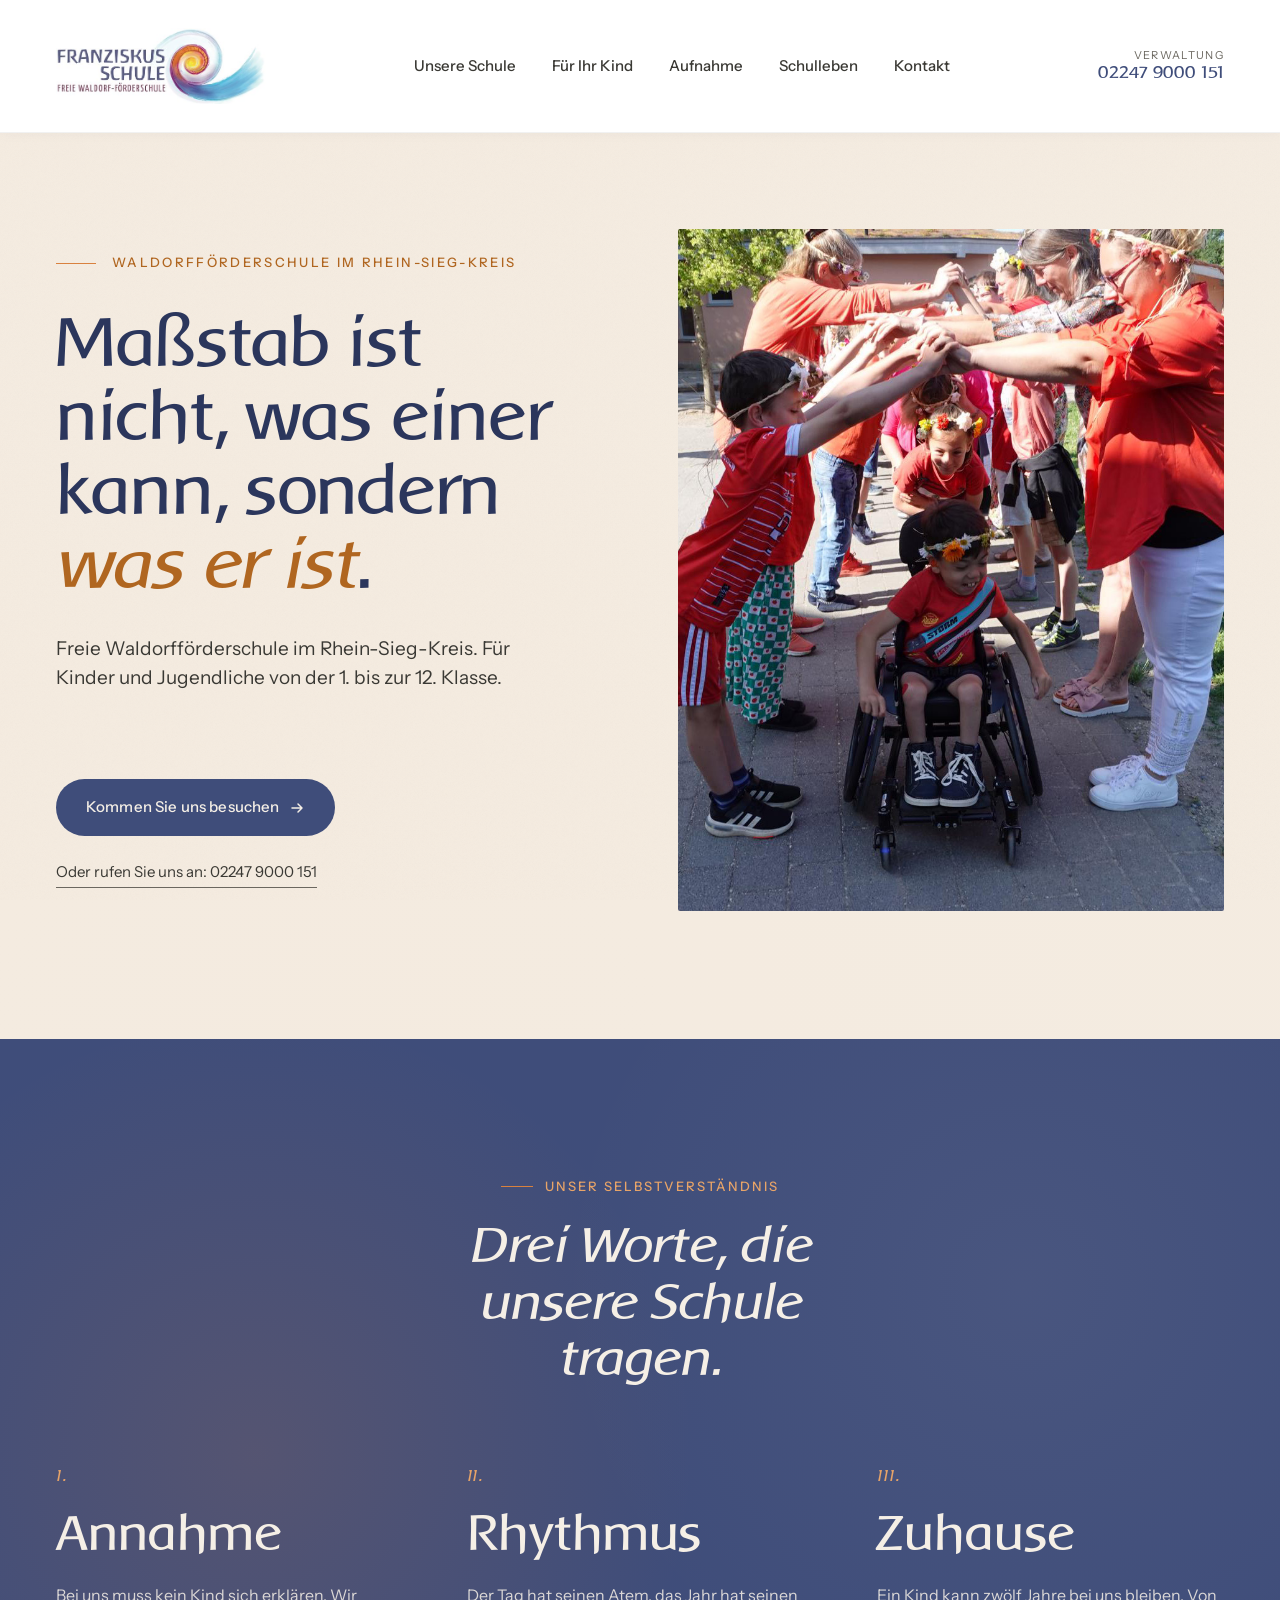
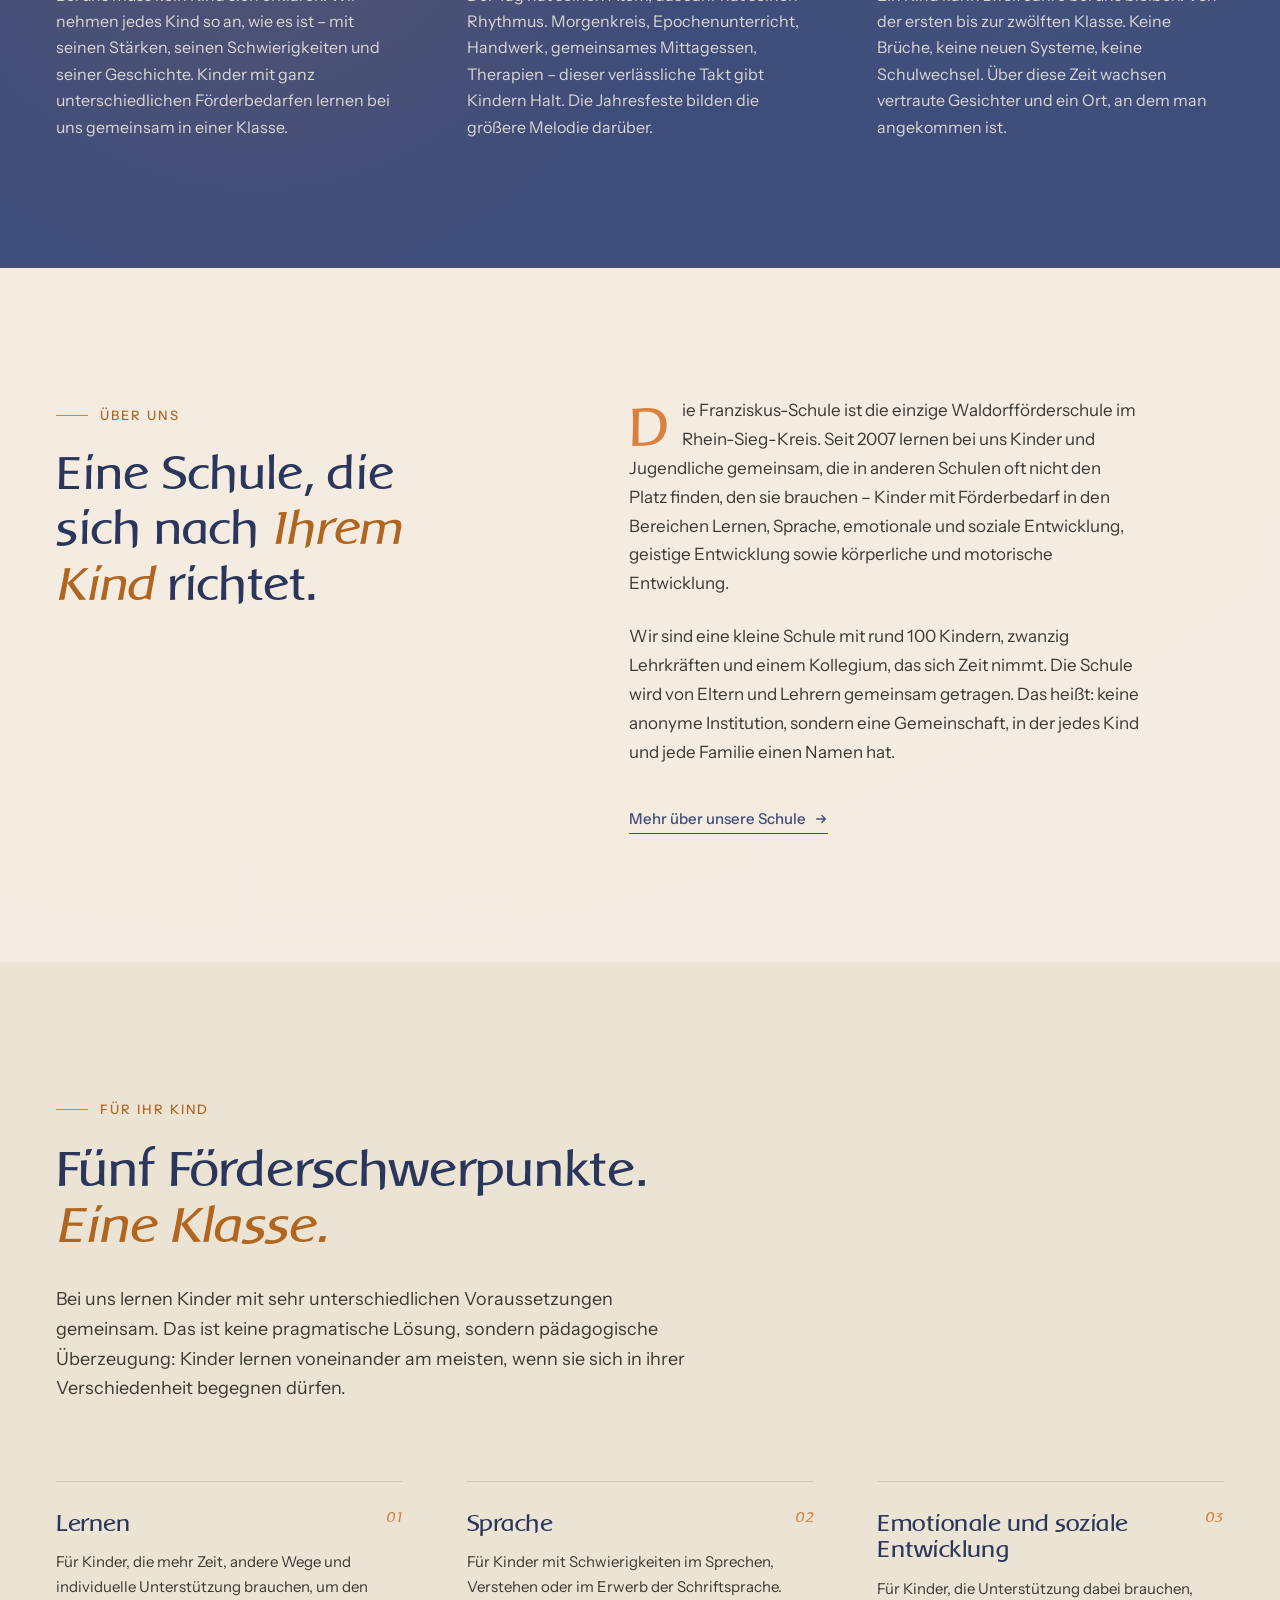
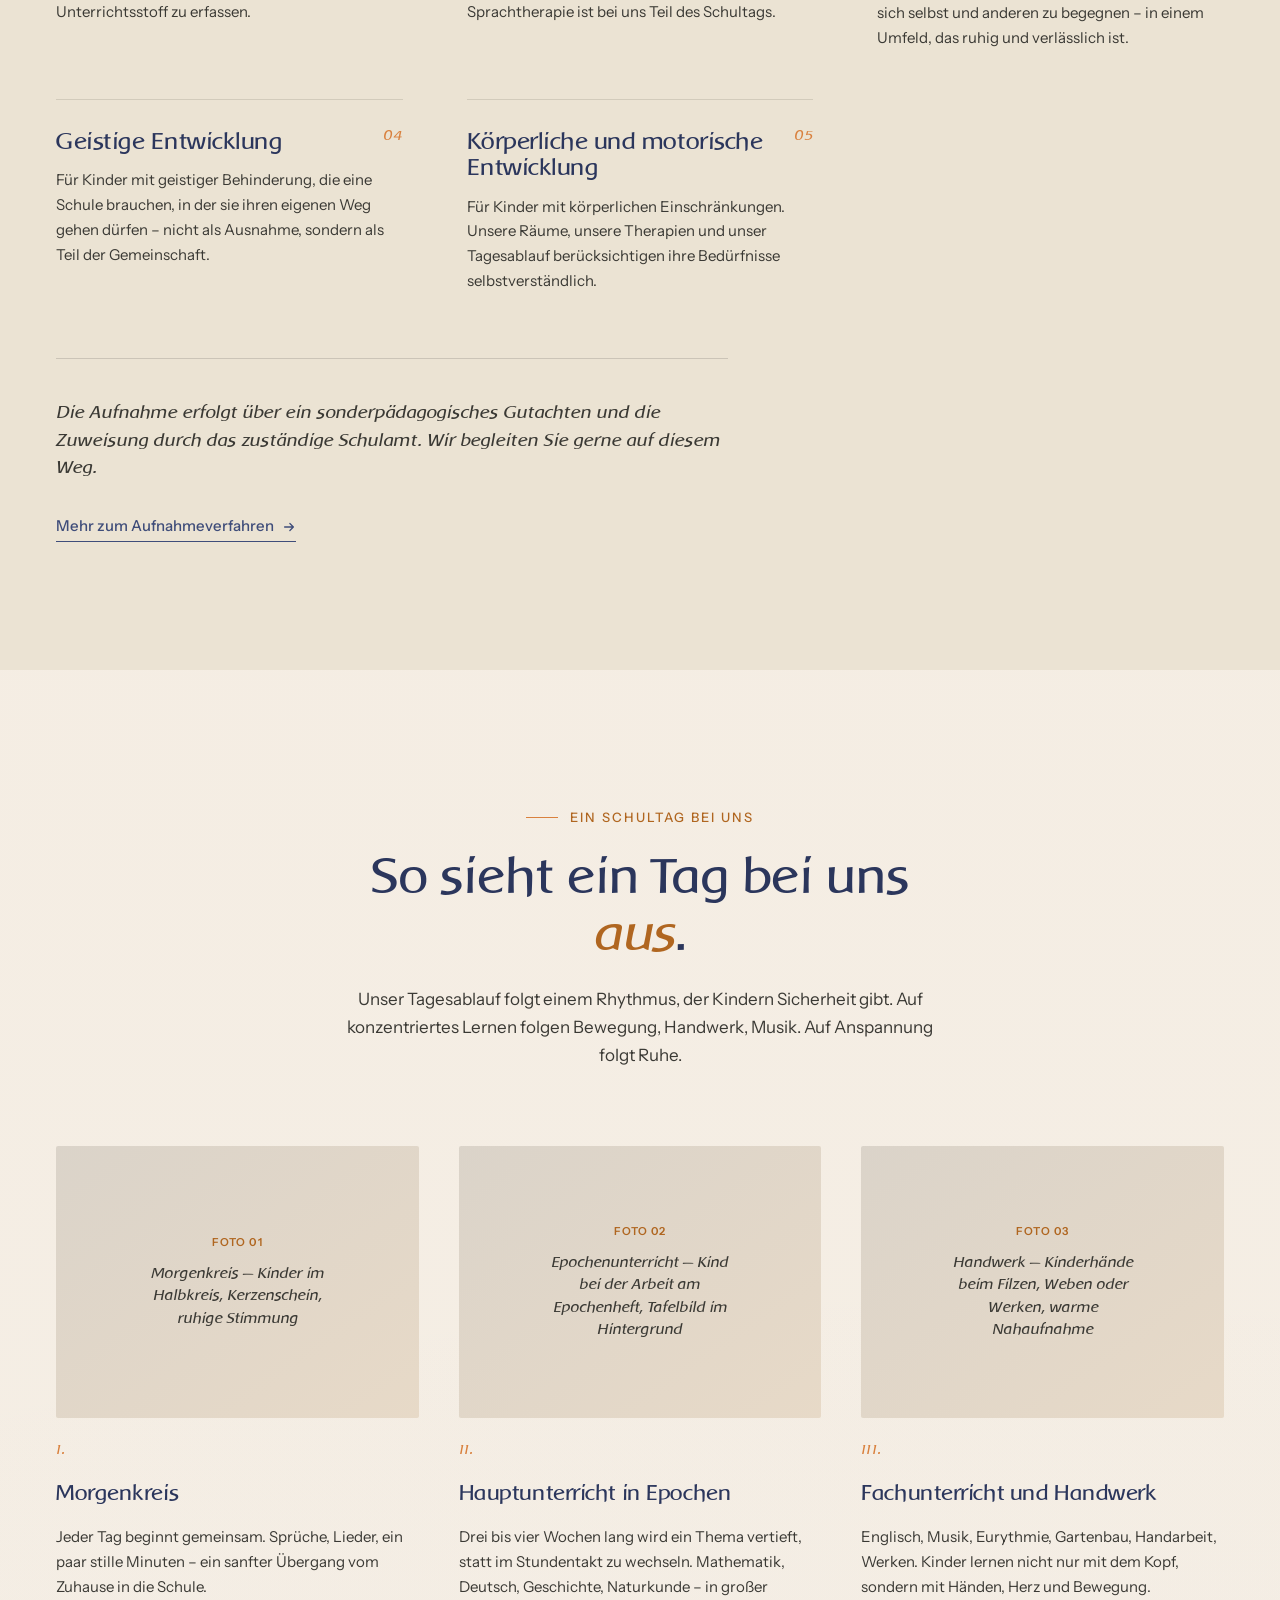
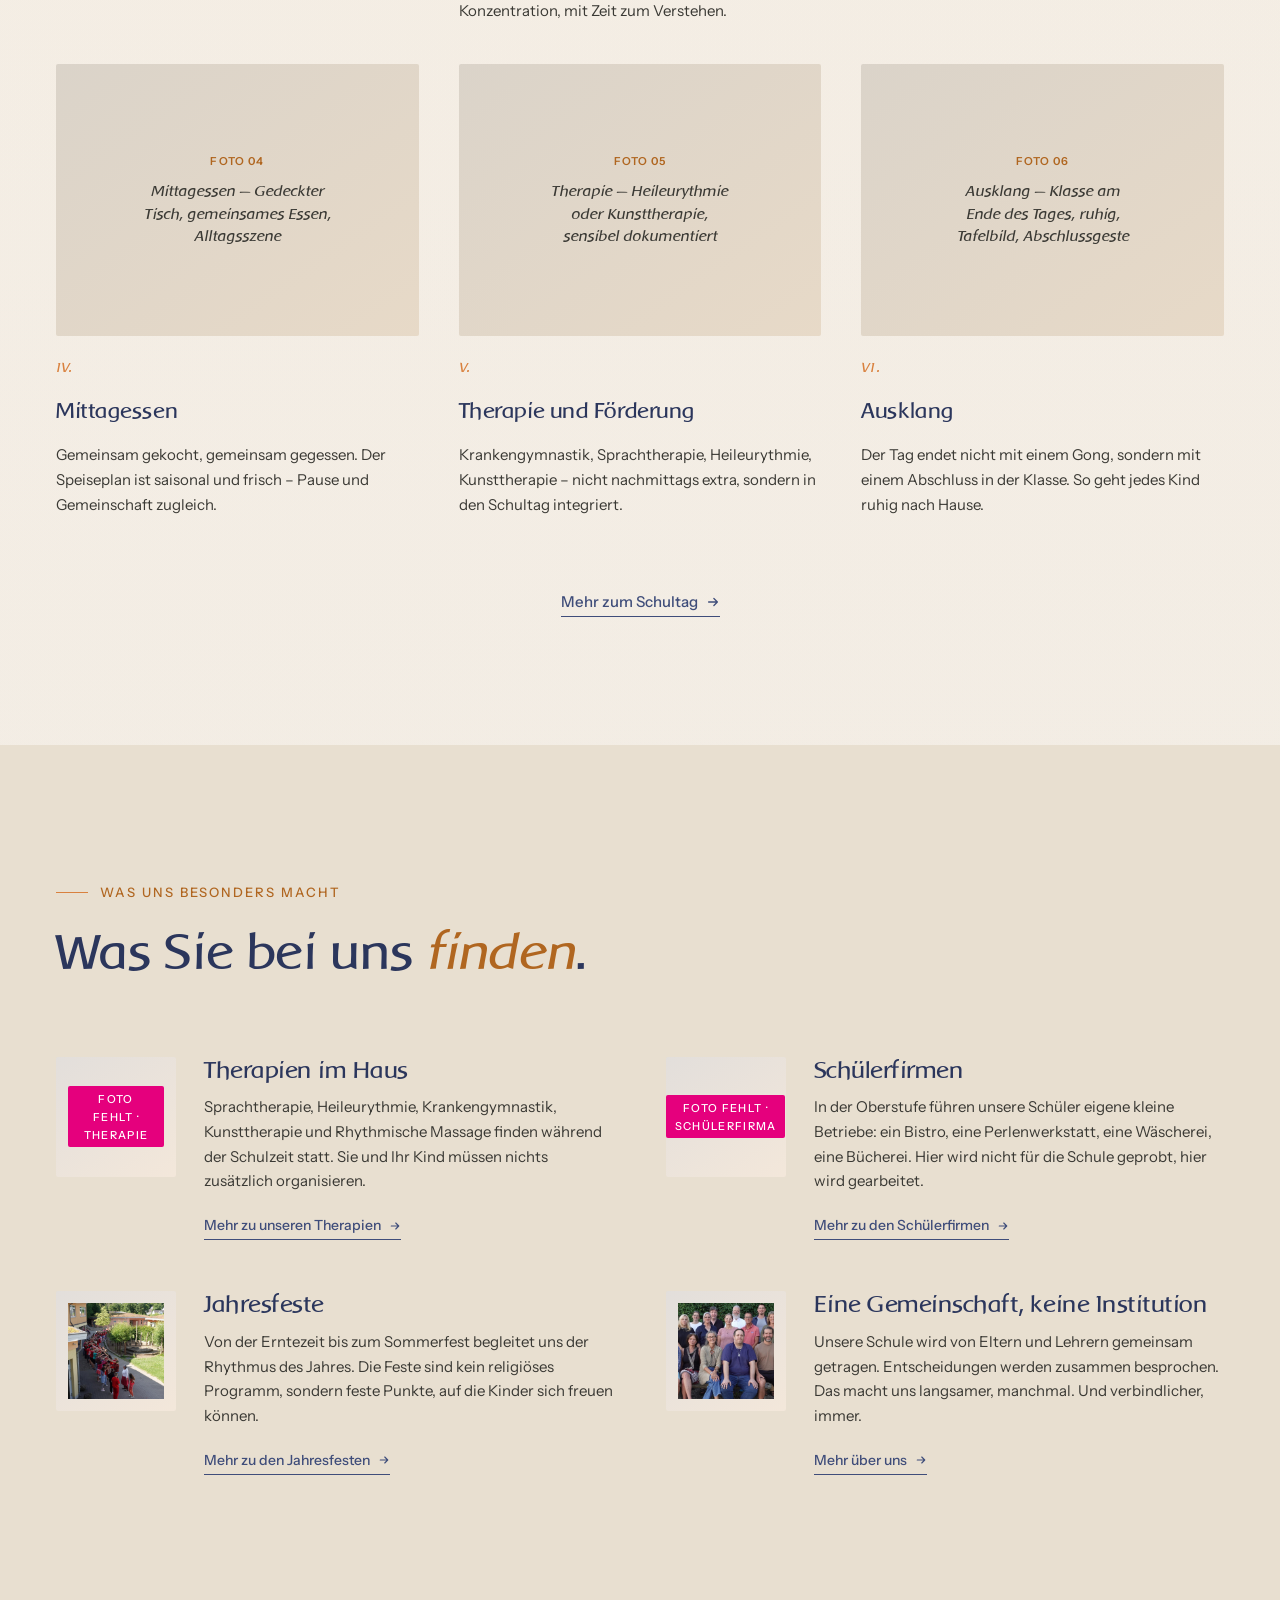
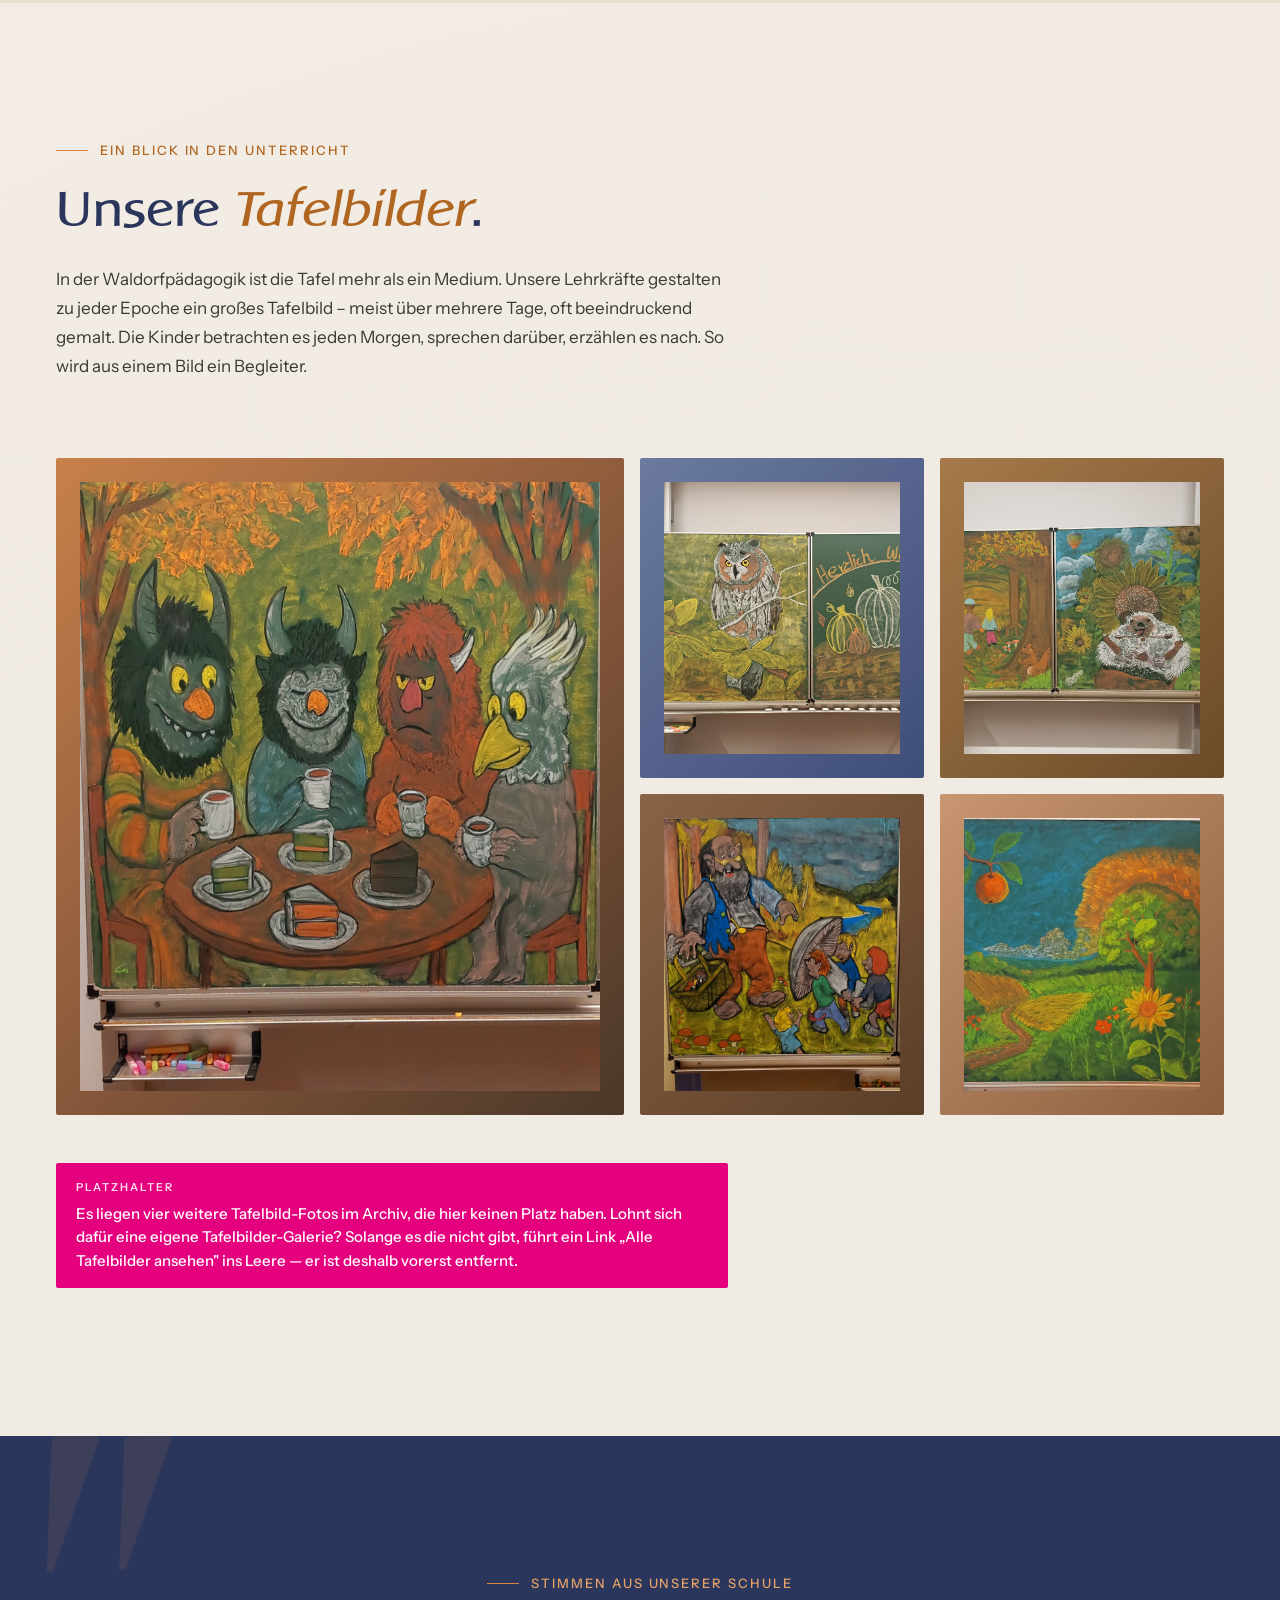
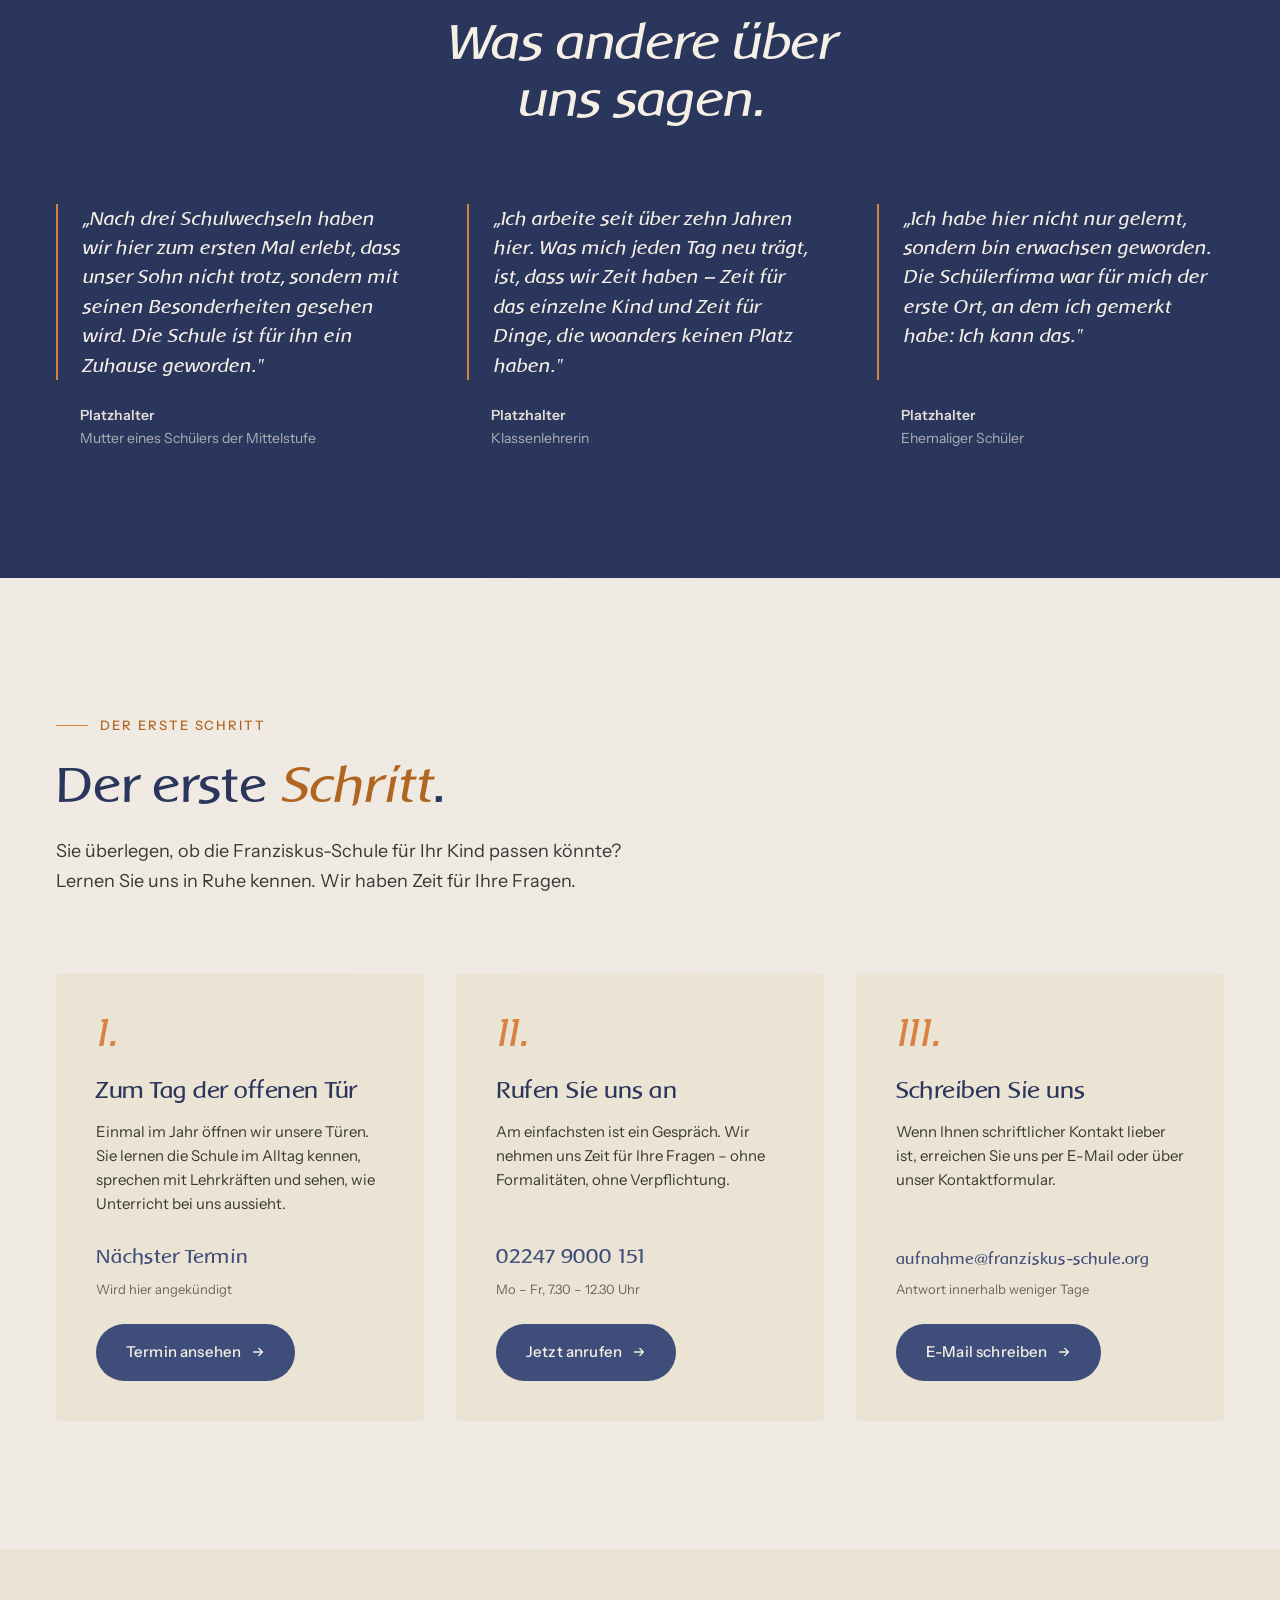
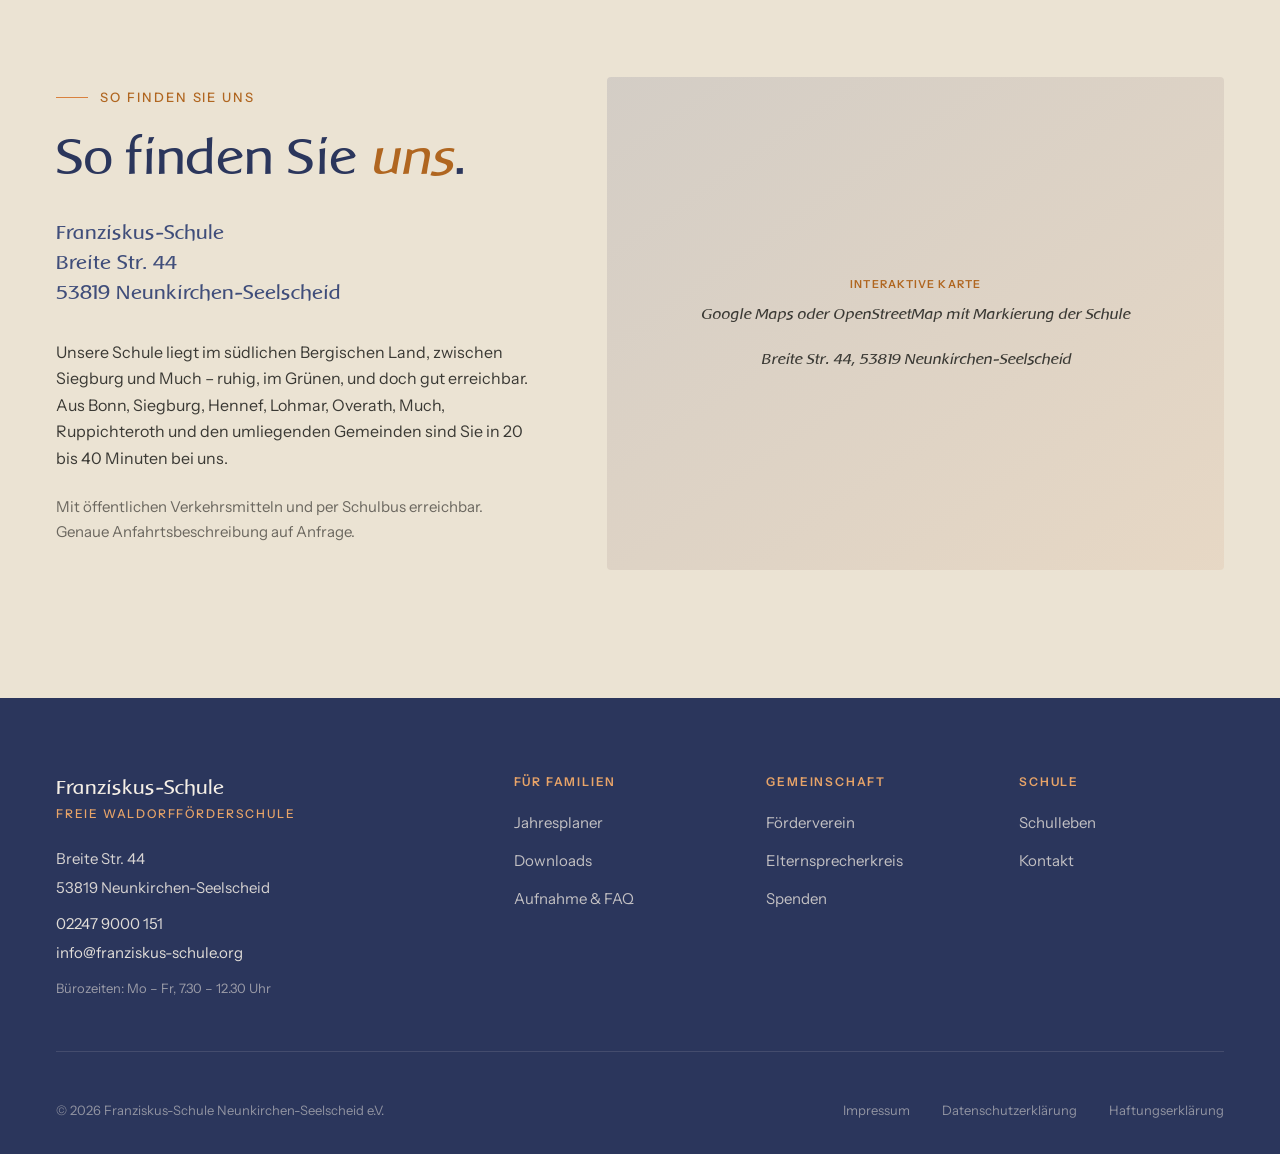
<file: index.html>
<!DOCTYPE html>
<html lang="de">
<head>
  <meta charset="UTF-8">
  <meta name="viewport" content="width=device-width, initial-scale=1.0">
  <title>Franziskus-Schule – Waldorfförderschule im Rhein-Sieg-Kreis</title>
  <meta name="description" content="Die Franziskus-Schule ist die einzige Waldorfförderschule im Rhein-Sieg-Kreis. Für Kinder und Jugendliche von der 1. bis zur 12. Klasse.">

  <link rel="icon" href="favicon.svg" type="image/svg+xml">
  <link rel="apple-touch-icon" href="images/logo.jpg">
  <meta name="theme-color" content="#3F4D7A">

  <meta property="og:type" content="website">
  <meta property="og:site_name" content="Franziskus-Schule">
  <meta property="og:locale" content="de_DE">
  <meta property="og:title" content="Franziskus-Schule – Waldorfförderschule im Rhein-Sieg-Kreis">
  <meta property="og:description" content="Die Franziskus-Schule ist die einzige Waldorfförderschule im Rhein-Sieg-Kreis. Für Kinder und Jugendliche von der 1. bis zur 12. Klasse.">
  <meta property="og:url" content="https://janbettermann.github.io/Franziskus-Schule/">
  <meta property="og:image" content="https://janbettermann.github.io/Franziskus-Schule/images/Johanni%20Fest/waldorf-johanni-fest-foerderschule-11.jpg">
  <meta property="og:image:alt" content="Schulgemeinschaft beim Johanni-Fest: Kinder und Erwachsene bilden mit erhobenen Händen ein Tor, durch das ein Junge im Rollstuhl fährt.">
  <meta name="twitter:card" content="summary_large_image">

  <link rel="stylesheet" href="styles.css">
  <script src="scripts.js" defer></script>
</head>
<body>

  <!-- ========== HEADER ========== -->
  <header class="site-header">
    <div class="container header-inner">
      <a href="index.html" class="logo-link" aria-label="Franziskus-Schule – Startseite">
        <img src="images/logo.jpg" alt="Franziskus-Schule – Freie Waldorf-Förderschule" class="logo-image">
      </a>

      <nav class="main-nav">
        <a href="index.html">Unsere Schule</a>
        <a href="pages/fuer-ihr-kind.html">Für Ihr Kind</a>
        <a href="pages/aufnahme.html">Aufnahme</a>
        <a href="pages/schulleben.html">Schulleben</a>
        <a href="pages/kontakt.html">Kontakt</a>
      </nav>

      <div class="header-phone">
        <span class="label">Verwaltung</span>
        <a href="tel:+4922479000151" class="number">02247 9000 151</a>
      </div>

      <button class="mobile-toggle" aria-label="Menü öffnen">
        <span></span>
        <span></span>
        <span></span>
      </button>
    </div>
  </header>

  <main>

    <!-- ========== HERO ========== -->
    <section class="hero">
      <div class="container">
        <div class="hero-stack">
          <div class="hero-content">
            <div class="hero-eyebrow">Waldorfförderschule im Rhein-Sieg-Kreis</div>
            <h1>Maßstab ist nicht, was einer kann, sondern <em>was er ist</em>.</h1>
            <p class="hero-subtitle">Freie Waldorfförderschule im Rhein-Sieg-Kreis. Für Kinder und Jugendliche von der 1. bis zur 12. Klasse.</p>
          </div>

          <div class="hero-visual">
            <div class="hero-image">
              <img src="images/Johanni%20Fest/waldorf-johanni-fest-foerderschule-11.jpg" alt="Schulgemeinschaft beim Johanni-Fest: Kinder und Erwachsene bilden mit erhobenen Händen ein Tor, durch das ein Junge im Rollstuhl fährt.">
            </div>
          </div>

          <div class="hero-ctas">
            <a href="#erster-schritt" class="btn-primary">
              Kommen Sie uns besuchen
              <svg width="16" height="16" viewBox="0 0 16 16" fill="none"><path d="M3 8h10M9 4l4 4-4 4" stroke="currentColor" stroke-width="1.5" stroke-linecap="round" stroke-linejoin="round"/></svg>
            </a>
            <a href="tel:+4922479000151" class="btn-text">Oder rufen Sie uns an: 02247 9000 151</a>
          </div>
        </div>
      </div>
    </section>

    <!-- ========== THREE PILLARS ========== -->
    <section class="pillars">
      <div class="container">
        <div class="pillars-intro">
          <div class="eyebrow">Unser Selbstverständnis</div>
          <h2>Drei Worte, die unsere Schule tragen.</h2>
        </div>

        <div class="pillars-grid">
          <div class="pillar">
            <div class="pillar-number">I.</div>
            <h3>Annahme</h3>
            <p>Bei uns muss kein Kind sich erklären. Wir nehmen jedes Kind so an, wie es ist – mit seinen Stärken, seinen Schwierigkeiten und seiner Geschichte. Kinder mit ganz unterschiedlichen Förderbedarfen lernen bei uns gemeinsam in einer Klasse.</p>
          </div>

          <div class="pillar">
            <div class="pillar-number">II.</div>
            <h3>Rhythmus</h3>
            <p>Der Tag hat seinen Atem, das Jahr hat seinen Rhythmus. Morgenkreis, Epochenunterricht, Handwerk, gemeinsames Mittagessen, Therapien – dieser verlässliche Takt gibt Kindern Halt. Die Jahresfeste bilden die größere Melodie darüber.</p>
          </div>

          <div class="pillar">
            <div class="pillar-number">III.</div>
            <h3>Zuhause</h3>
            <p>Ein Kind kann zwölf Jahre bei uns bleiben. Von der ersten bis zur zwölften Klasse. Keine Brüche, keine neuen Systeme, keine Schulwechsel. Über diese Zeit wachsen vertraute Gesichter und ein Ort, an dem man angekommen ist.</p>
          </div>
        </div>
      </div>
    </section>

    <!-- ========== INTRO ========== -->
    <section class="intro">
      <div class="container">
        <div class="intro-grid">
          <div>
            <div class="eyebrow">Über uns</div>
            <h2>Eine Schule, die sich nach <em>Ihrem Kind</em> richtet.</h2>
          </div>

          <div class="intro-text">
            <p>Die Franziskus-Schule ist die einzige Waldorfförderschule im Rhein-Sieg-Kreis. Seit 2007 lernen bei uns Kinder und Jugendliche gemeinsam, die in anderen Schulen oft nicht den Platz finden, den sie brauchen – Kinder mit Förderbedarf in den Bereichen Lernen, Sprache, emotionale und soziale Entwicklung, geistige Entwicklung sowie körperliche und motorische Entwicklung.</p>

            <p>Wir sind eine kleine Schule mit rund 100 Kindern, zwanzig Lehrkräften und einem Kollegium, das sich Zeit nimmt. Die Schule wird von Eltern und Lehrern gemeinsam getragen. Das heißt: keine anonyme Institution, sondern eine Gemeinschaft, in der jedes Kind und jede Familie einen Namen hat.</p>

            <a href="pages/fuer-ihr-kind.html" class="link-arrow">
              Mehr über unsere Schule
              <svg width="14" height="14" viewBox="0 0 16 16" fill="none"><path d="M3 8h10M9 4l4 4-4 4" stroke="currentColor" stroke-width="1.5" stroke-linecap="round" stroke-linejoin="round"/></svg>
            </a>
          </div>
        </div>
      </div>
    </section>

    <!-- ========== FÖRDERSCHWERPUNKTE ========== -->
    <section class="foerder">
      <div class="container">
        <div class="foerder-header">
          <div class="eyebrow">Für Ihr Kind</div>
          <h2>Fünf Förderschwerpunkte. <span class="accent">Eine Klasse.</span></h2>
          <p class="foerder-lead">Bei uns lernen Kinder mit sehr unterschiedlichen Voraussetzungen gemeinsam. Das ist keine pragmatische Lösung, sondern pädagogische Überzeugung: Kinder lernen voneinander am meisten, wenn sie sich in ihrer Verschiedenheit begegnen dürfen.</p>
        </div>

        <div class="foerder-list">
          <div class="foerder-item">
            <span class="foerder-item-number">01</span>
            <h3>Lernen</h3>
            <p>Für Kinder, die mehr Zeit, andere Wege und individuelle Unterstützung brauchen, um den Unterrichtsstoff zu erfassen.</p>
          </div>

          <div class="foerder-item">
            <span class="foerder-item-number">02</span>
            <h3>Sprache</h3>
            <p>Für Kinder mit Schwierigkeiten im Sprechen, Verstehen oder im Erwerb der Schriftsprache. Sprachtherapie ist bei uns Teil des Schultags.</p>
          </div>

          <div class="foerder-item">
            <span class="foerder-item-number">03</span>
            <h3>Emotionale und soziale Entwicklung</h3>
            <p>Für Kinder, die Unterstützung dabei brauchen, sich selbst und anderen zu begegnen – in einem Umfeld, das ruhig und verlässlich ist.</p>
          </div>

          <div class="foerder-item">
            <span class="foerder-item-number">04</span>
            <h3>Geistige Entwicklung</h3>
            <p>Für Kinder mit geistiger Behinderung, die eine Schule brauchen, in der sie ihren eigenen Weg gehen dürfen – nicht als Ausnahme, sondern als Teil der Gemeinschaft.</p>
          </div>

          <div class="foerder-item">
            <span class="foerder-item-number">05</span>
            <h3>Körperliche und motorische Entwicklung</h3>
            <p>Für Kinder mit körperlichen Einschränkungen. Unsere Räume, unsere Therapien und unser Tagesablauf berücksichtigen ihre Bedürfnisse selbstverständlich.</p>
          </div>
        </div>

        <div class="foerder-footer">
          <p>Die Aufnahme erfolgt über ein sonderpädagogisches Gutachten und die Zuweisung durch das zuständige Schulamt. Wir begleiten Sie gerne auf diesem Weg.</p>
          <a href="pages/aufnahme.html" class="link-arrow">
            Mehr zum Aufnahmeverfahren
            <svg width="14" height="14" viewBox="0 0 16 16" fill="none"><path d="M3 8h10M9 4l4 4-4 4" stroke="currentColor" stroke-width="1.5" stroke-linecap="round" stroke-linejoin="round"/></svg>
          </a>
        </div>
      </div>
    </section>

    <!-- ========== SCHULTAG ========== -->
    <section class="schultag">
      <div class="container">
        <div class="schultag-header">
          <div class="eyebrow">Ein Schultag bei uns</div>
          <h2>So sieht ein Tag bei uns <em>aus</em>.</h2>
          <p>Unser Tagesablauf folgt einem Rhythmus, der Kindern Sicherheit gibt. Auf konzentriertes Lernen folgen Bewegung, Handwerk, Musik. Auf Anspannung folgt Ruhe.</p>
        </div>

        <div class="schultag-stations">
          <div class="station">
            <div class="station-image">
              <div class="placeholder">
                <div class="placeholder-label">Foto 01</div>
                <div class="placeholder-description">Morgenkreis — Kinder im Halbkreis, Kerzenschein, ruhige Stimmung</div>
              </div>
            </div>
            <div class="station-number">I.</div>
            <h3>Morgenkreis</h3>
            <p>Jeder Tag beginnt gemeinsam. Sprüche, Lieder, ein paar stille Minuten – ein sanfter Übergang vom Zuhause in die Schule.</p>
          </div>

          <div class="station">
            <div class="station-image">
              <div class="placeholder">
                <div class="placeholder-label">Foto 02</div>
                <div class="placeholder-description">Epochenunterricht — Kind bei der Arbeit am Epochenheft, Tafelbild im Hintergrund</div>
              </div>
            </div>
            <div class="station-number">II.</div>
            <h3>Hauptunterricht in Epochen</h3>
            <p>Drei bis vier Wochen lang wird ein Thema vertieft, statt im Stundentakt zu wechseln. Mathematik, Deutsch, Geschichte, Naturkunde – in großer Konzentration, mit Zeit zum Verstehen.</p>
          </div>

          <div class="station">
            <div class="station-image">
              <div class="placeholder">
                <div class="placeholder-label">Foto 03</div>
                <div class="placeholder-description">Handwerk — Kinderhände beim Filzen, Weben oder Werken, warme Nahaufnahme</div>
              </div>
            </div>
            <div class="station-number">III.</div>
            <h3>Fachunterricht und Handwerk</h3>
            <p>Englisch, Musik, Eurythmie, Gartenbau, Handarbeit, Werken. Kinder lernen nicht nur mit dem Kopf, sondern mit Händen, Herz und Bewegung.</p>
          </div>

          <div class="station">
            <div class="station-image">
              <div class="placeholder">
                <div class="placeholder-label">Foto 04</div>
                <div class="placeholder-description">Mittagessen — Gedeckter Tisch, gemeinsames Essen, Alltagsszene</div>
              </div>
            </div>
            <div class="station-number">IV.</div>
            <h3>Mittagessen</h3>
            <p>Gemeinsam gekocht, gemeinsam gegessen. Der Speiseplan ist saisonal und frisch – Pause und Gemeinschaft zugleich.</p>
          </div>

          <div class="station">
            <div class="station-image">
              <div class="placeholder">
                <div class="placeholder-label">Foto 05</div>
                <div class="placeholder-description">Therapie — Heileurythmie oder Kunsttherapie, sensibel dokumentiert</div>
              </div>
            </div>
            <div class="station-number">V.</div>
            <h3>Therapie und Förderung</h3>
            <p>Krankengymnastik, Sprachtherapie, Heileurythmie, Kunsttherapie – nicht nachmittags extra, sondern in den Schultag integriert.</p>
          </div>

          <div class="station">
            <div class="station-image">
              <div class="placeholder">
                <div class="placeholder-label">Foto 06</div>
                <div class="placeholder-description">Ausklang — Klasse am Ende des Tages, ruhig, Tafelbild, Abschlussgeste</div>
              </div>
            </div>
            <div class="station-number">VI.</div>
            <h3>Ausklang</h3>
            <p>Der Tag endet nicht mit einem Gong, sondern mit einem Abschluss in der Klasse. So geht jedes Kind ruhig nach Hause.</p>
          </div>
        </div>

        <div class="schultag-cta">
          <a href="pages/fuer-ihr-kind.html#schultag" class="link-arrow">
            Mehr zum Schultag
            <svg width="14" height="14" viewBox="0 0 16 16" fill="none"><path d="M3 8h10M9 4l4 4-4 4" stroke="currentColor" stroke-width="1.5" stroke-linecap="round" stroke-linejoin="round"/></svg>
          </a>
        </div>
      </div>
    </section>

    <!-- ========== BESONDERHEITEN ========== -->
    <section class="besonderheiten">
      <div class="container">
        <div class="besonderheiten-header">
          <div class="eyebrow">Was uns besonders macht</div>
          <h2>Was Sie bei uns <em>finden</em>.</h2>
        </div>

        <div class="besonderheiten-grid">
          <div class="feature">
            <div class="feature-image">
              <span class="todo-pill">Foto fehlt · Therapie</span>
            </div>
            <div class="feature-content">
              <h3>Therapien im Haus</h3>
              <p>Sprachtherapie, Heileurythmie, Krankengymnastik, Kunsttherapie und Rhythmische Massage finden während der Schulzeit statt. Sie und Ihr Kind müssen nichts zusätzlich organisieren.</p>
              <a href="pages/fuer-ihr-kind.html#therapien" class="link-arrow">Mehr zu unseren Therapien
                <svg width="12" height="12" viewBox="0 0 16 16" fill="none"><path d="M3 8h10M9 4l4 4-4 4" stroke="currentColor" stroke-width="1.5" stroke-linecap="round" stroke-linejoin="round"/></svg>
              </a>
            </div>
          </div>

          <div class="feature">
            <div class="feature-image">
              <span class="todo-pill">Foto fehlt · Schülerfirma</span>
            </div>
            <div class="feature-content">
              <h3>Schülerfirmen</h3>
              <p>In der Oberstufe führen unsere Schüler eigene kleine Betriebe: ein Bistro, eine Perlenwerkstatt, eine Wäscherei, eine Bücherei. Hier wird nicht für die Schule geprobt, hier wird gearbeitet.</p>
              <a href="pages/fuer-ihr-kind.html#schuelerfirmen" class="link-arrow">Mehr zu den Schülerfirmen
                <svg width="12" height="12" viewBox="0 0 16 16" fill="none"><path d="M3 8h10M9 4l4 4-4 4" stroke="currentColor" stroke-width="1.5" stroke-linecap="round" stroke-linejoin="round"/></svg>
              </a>
            </div>
          </div>

          <div class="feature">
            <div class="feature-image">
              <img src="images/Johanni%20Fest/waldorf-johanni-fest-foerderschule-5.jpg" alt="Blick von oben auf den Schulhof: Schülerinnen und Schüler in Rot bilden mit erhobenen Armen einen langen Torbogen, durch den die Schulgemeinschaft zieht.">
            </div>
            <div class="feature-content">
              <h3>Jahresfeste</h3>
              <p>Von der Erntezeit bis zum Sommerfest begleitet uns der Rhythmus des Jahres. Die Feste sind kein religiöses Programm, sondern feste Punkte, auf die Kinder sich freuen können.</p>
              <a href="pages/schulleben.html" class="link-arrow">Mehr zu den Jahresfesten
                <svg width="12" height="12" viewBox="0 0 16 16" fill="none"><path d="M3 8h10M9 4l4 4-4 4" stroke="currentColor" stroke-width="1.5" stroke-linecap="round" stroke-linejoin="round"/></svg>
              </a>
            </div>
          </div>

          <div class="feature">
            <div class="feature-image">
              <img src="images/Kollegium/foerderschule-rhein-sieg-kollegium-2024.jpg" alt="Gruppenbild des Kollegiums vor einer bewachsenen Wand: rund zwanzig Lehrerinnen und Lehrer, teils sitzend auf einer Holzbank, teils dahinter stehend.">
            </div>
            <div class="feature-content">
              <h3>Eine Gemeinschaft, keine Institution</h3>
              <p>Unsere Schule wird von Eltern und Lehrern gemeinsam getragen. Entscheidungen werden zusammen besprochen. Das macht uns langsamer, manchmal. Und verbindlicher, immer.</p>
              <a href="pages/kontakt.html#gremien" class="link-arrow">Mehr über uns
                <svg width="12" height="12" viewBox="0 0 16 16" fill="none"><path d="M3 8h10M9 4l4 4-4 4" stroke="currentColor" stroke-width="1.5" stroke-linecap="round" stroke-linejoin="round"/></svg>
              </a>
            </div>
          </div>
        </div>
      </div>
    </section>

    <!-- ========== TAFELBILDER ========== -->
    <section class="tafelbilder">
      <div class="container">
        <div class="tafelbilder-header">
          <div class="eyebrow">Ein Blick in den Unterricht</div>
          <h2>Unsere <em>Tafelbilder</em>.</h2>
          <p class="tafelbilder-lead">In der Waldorfpädagogik ist die Tafel mehr als ein Medium. Unsere Lehrkräfte gestalten zu jeder Epoche ein großes Tafelbild – meist über mehrere Tage, oft beeindruckend gemalt. Die Kinder betrachten es jeden Morgen, sprechen darüber, erzählen es nach. So wird aus einem Bild ein Begleiter.</p>
        </div>

        <div class="tafelbilder-gallery">
          <div class="tafelbild tafelbild-1">
            <img src="images/Tafelbilder/foerderschule-tafelbild-2.jpeg" alt="Tafelbild in Kreide: Vier zottelige Fabelwesen sitzen unter einem herbstlich orangefarbenen Baum an einem runden Tisch, trinken Kaffee und essen Kuchen.">
          </div>
          <div class="tafelbild tafelbild-2">
            <img src="images/Tafelbilder/foerderschule-rhein-sieg-tafelbild-4.jpg" alt="Tafelbild in Kreide: Eine Eule mit gelben Augen sitzt auf einem Ast zwischen herbstlich gelben Blättern.">
          </div>
          <div class="tafelbild tafelbild-3">
            <img src="images/Tafelbilder/foerderschule-rhein-sieg-tafelbild-5.jpg" alt="Tafelbild in Kreide: Ein großer Igel liegt zwischen Sonnenblumen, am Himmel ein Heißluftballon.">
          </div>
          <div class="tafelbild tafelbild-4">
            <img src="images/Tafelbilder/foerderschule-tafelbild-3.jpeg" alt="Tafelbild in Kreide: Ein bärtiger Zwerg mit Pilzkorb steht auf einer Wiese, drei kleinere Zwerge tragen einen riesigen Pilz davon.">
          </div>
          <div class="tafelbild tafelbild-5">
            <img src="images/Tafelbilder/tafelbild-2.jpeg" alt="Tafelbild in Kreide: Ein roter Apfel hängt an einem Zweig über einer sommerlichen Landschaft mit Feldweg, Baum und Sonnenblume.">
          </div>
        </div>

        <div class="todo-block">Es liegen vier weitere Tafelbild-Fotos im Archiv, die hier keinen Platz haben. Lohnt sich dafür eine eigene Tafelbilder-Galerie? Solange es die nicht gibt, führt ein Link „Alle Tafelbilder ansehen" ins Leere — er ist deshalb vorerst entfernt.</div>
      </div>
    </section>

    <!-- ========== STIMMEN ========== -->
    <section class="stimmen">
      <div class="container">
        <div class="stimmen-header">
          <div class="eyebrow">Stimmen aus unserer Schule</div>
          <h2>Was andere über uns sagen.</h2>
        </div>

        <div class="stimmen-grid">
          <div class="stimme">
            <blockquote>„Nach drei Schulwechseln haben wir hier zum ersten Mal erlebt, dass unser Sohn nicht trotz, sondern mit seinen Besonderheiten gesehen wird. Die Schule ist für ihn ein Zuhause geworden."</blockquote>
            <div class="stimme-author"><strong>Platzhalter</strong><br>Mutter eines Schülers der Mittelstufe</div>
          </div>

          <div class="stimme">
            <blockquote>„Ich arbeite seit über zehn Jahren hier. Was mich jeden Tag neu trägt, ist, dass wir Zeit haben – Zeit für das einzelne Kind und Zeit für Dinge, die woanders keinen Platz haben."</blockquote>
            <div class="stimme-author"><strong>Platzhalter</strong><br>Klassenlehrerin</div>
          </div>

          <div class="stimme">
            <blockquote>„Ich habe hier nicht nur gelernt, sondern bin erwachsen geworden. Die Schülerfirma war für mich der erste Ort, an dem ich gemerkt habe: Ich kann das."</blockquote>
            <div class="stimme-author"><strong>Platzhalter</strong><br>Ehemaliger Schüler</div>
          </div>
        </div>
      </div>
    </section>

    <!-- ========== ERSTER SCHRITT ========== -->
    <section class="erster-schritt" id="erster-schritt">
      <div class="container">
        <div class="erster-header">
          <div class="eyebrow">Der erste Schritt</div>
          <h2>Der erste <em>Schritt</em>.</h2>
          <p>Sie überlegen, ob die Franziskus-Schule für Ihr Kind passen könnte? Lernen Sie uns in Ruhe kennen. Wir haben Zeit für Ihre Fragen.</p>
        </div>

        <div class="erster-wege">
          <div class="weg">
            <div class="weg-number">I.</div>
            <h3>Zum Tag der offenen Tür</h3>
            <p>Einmal im Jahr öffnen wir unsere Türen. Sie lernen die Schule im Alltag kennen, sprechen mit Lehrkräften und sehen, wie Unterricht bei uns aussieht.</p>
            <div class="weg-detail">Nächster Termin</div>
            <div class="weg-subdetail">Wird hier angekündigt</div>
            <a href="pages/aufnahme.html" class="btn-primary">
              Termin ansehen
              <svg width="14" height="14" viewBox="0 0 16 16" fill="none"><path d="M3 8h10M9 4l4 4-4 4" stroke="currentColor" stroke-width="1.5" stroke-linecap="round" stroke-linejoin="round"/></svg>
            </a>
          </div>

          <div class="weg">
            <div class="weg-number">II.</div>
            <h3>Rufen Sie uns an</h3>
            <p>Am einfachsten ist ein Gespräch. Wir nehmen uns Zeit für Ihre Fragen – ohne Formalitäten, ohne Verpflichtung.</p>
            <div class="weg-detail">02247 9000 151</div>
            <div class="weg-subdetail">Mo – Fr, 7.30 – 12.30 Uhr</div>
            <a href="tel:+4922479000151" class="btn-primary">
              Jetzt anrufen
              <svg width="14" height="14" viewBox="0 0 16 16" fill="none"><path d="M3 8h10M9 4l4 4-4 4" stroke="currentColor" stroke-width="1.5" stroke-linecap="round" stroke-linejoin="round"/></svg>
            </a>
          </div>

          <div class="weg">
            <div class="weg-number">III.</div>
            <h3>Schreiben Sie uns</h3>
            <p>Wenn Ihnen schriftlicher Kontakt lieber ist, erreichen Sie uns per E-Mail oder über unser Kontaktformular.</p>
            <div class="weg-detail" style="font-size: 1rem;">aufnahme@franziskus-schule.org</div>
            <div class="weg-subdetail">Antwort innerhalb weniger Tage</div>
            <a href="mailto:aufnahme@franziskus-schule.org" class="btn-primary">
              E-Mail schreiben
              <svg width="14" height="14" viewBox="0 0 16 16" fill="none"><path d="M3 8h10M9 4l4 4-4 4" stroke="currentColor" stroke-width="1.5" stroke-linecap="round" stroke-linejoin="round"/></svg>
            </a>
          </div>
        </div>
      </div>
    </section>

    <!-- ========== ANFAHRT ========== -->
    <section class="anfahrt">
      <div class="container">
        <div class="anfahrt-grid">
          <div class="anfahrt-content">
            <div class="eyebrow">So finden Sie uns</div>
            <h2>So finden Sie <em>uns</em>.</h2>
            <div class="address">
              Franziskus-Schule<br>
              Breite Str. 44<br>
              53819 Neunkirchen-Seelscheid
            </div>
            <p>Unsere Schule liegt im südlichen Bergischen Land, zwischen Siegburg und Much – ruhig, im Grünen, und doch gut erreichbar. Aus Bonn, Siegburg, Hennef, Lohmar, Overath, Much, Ruppichteroth und den umliegenden Gemeinden sind Sie in 20 bis 40 Minuten bei uns.</p>
            <p style="font-size: 0.9375rem; color: var(--ink-muted);">Mit öffentlichen Verkehrsmitteln und per Schulbus erreichbar. Genaue Anfahrtsbeschreibung auf Anfrage.</p>
          </div>

          <div class="anfahrt-map">
            <div class="placeholder">
              <div class="placeholder-label">Interaktive Karte</div>
              <div class="placeholder-description">
                Google Maps oder OpenStreetMap mit Markierung der Schule<br><br>
                Breite Str. 44, 53819 Neunkirchen-Seelscheid
              </div>
            </div>
          </div>
        </div>
      </div>
    </section>

  </main>

  <!-- ========== FOOTER ========== -->
  <footer class="site-footer">
    <div class="container">
      <div class="footer-top">
        <div class="footer-contact">
          <div class="footer-logo">
            Franziskus-Schule<br>
            <span style="font-size: 0.75rem; letter-spacing: 0.15em; text-transform: uppercase; color: var(--amber-soft); font-family: var(--font-body); font-weight: 500;">Freie Waldorfförderschule</span>
          </div>
          <p>Breite Str. 44</p>
          <p>53819 Neunkirchen-Seelscheid</p>
          <p style="margin-top: 0.75rem;"><a href="tel:+4922479000151">02247 9000 151</a></p>
          <p><a href="mailto:info@franziskus-schule.org">info@franziskus-schule.org</a></p>
          <p style="margin-top: 0.75rem; font-size: 0.8125rem; color: rgba(245, 239, 230, 0.55);">Bürozeiten: Mo – Fr, 7.30 – 12.30 Uhr</p>
        </div>

        <div class="footer-col">
          <h4>Für Familien</h4>
          <ul>
            <li><a href="downloads/jahresplaner.pdf" target="_blank" rel="noopener">Jahresplaner</a></li>
            <li><a href="pages/downloads.html">Downloads</a></li>
            <li><a href="pages/aufnahme.html">Aufnahme &amp; FAQ</a></li>
          </ul>
        </div>

        <div class="footer-col">
          <h4>Gemeinschaft</h4>
          <ul>
            <li><a href="pages/kontakt.html#gremien">Förderverein</a></li>
            <li><a href="pages/kontakt.html#gremien">Elternsprecherkreis</a></li>
            <li><a href="pages/downloads.html#foerderverein">Spenden</a></li>
          </ul>
        </div>

        <div class="footer-col">
          <h4>Schule</h4>
          <ul>
            <li><a href="pages/schulleben.html">Schulleben</a></li>
            <li><a href="pages/kontakt.html">Kontakt</a></li>
          </ul>
        </div>
      </div>

      <div class="footer-bottom">
        <div>© 2026 Franziskus-Schule Neunkirchen-Seelscheid e.V.</div>
        <div class="footer-legal">
          <a href="pages/kontakt.html#rechtliches">Impressum</a>
          <a href="pages/kontakt.html#rechtliches">Datenschutzerklärung</a>
          <a href="pages/kontakt.html#rechtliches">Haftungserklärung</a>
        </div>
      </div>
    </div>
  </footer>

</body>
</html>
</file>
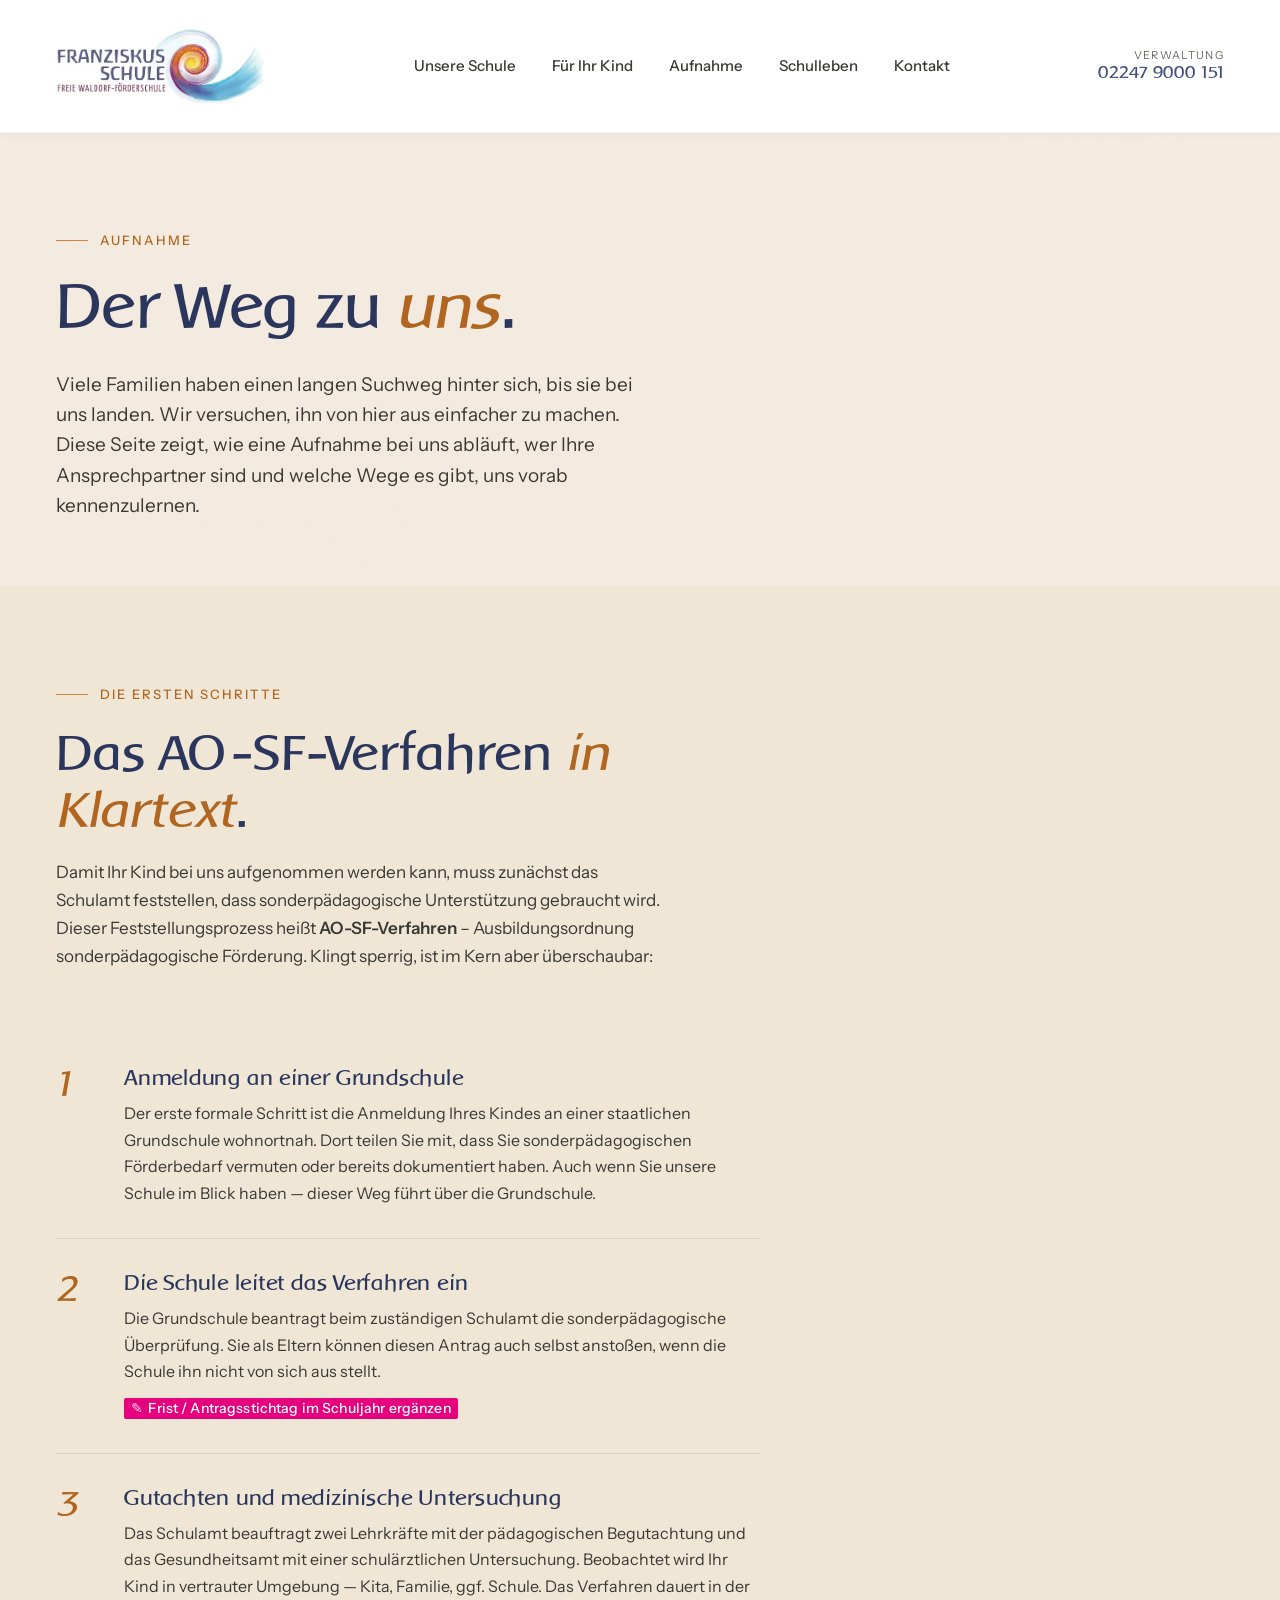
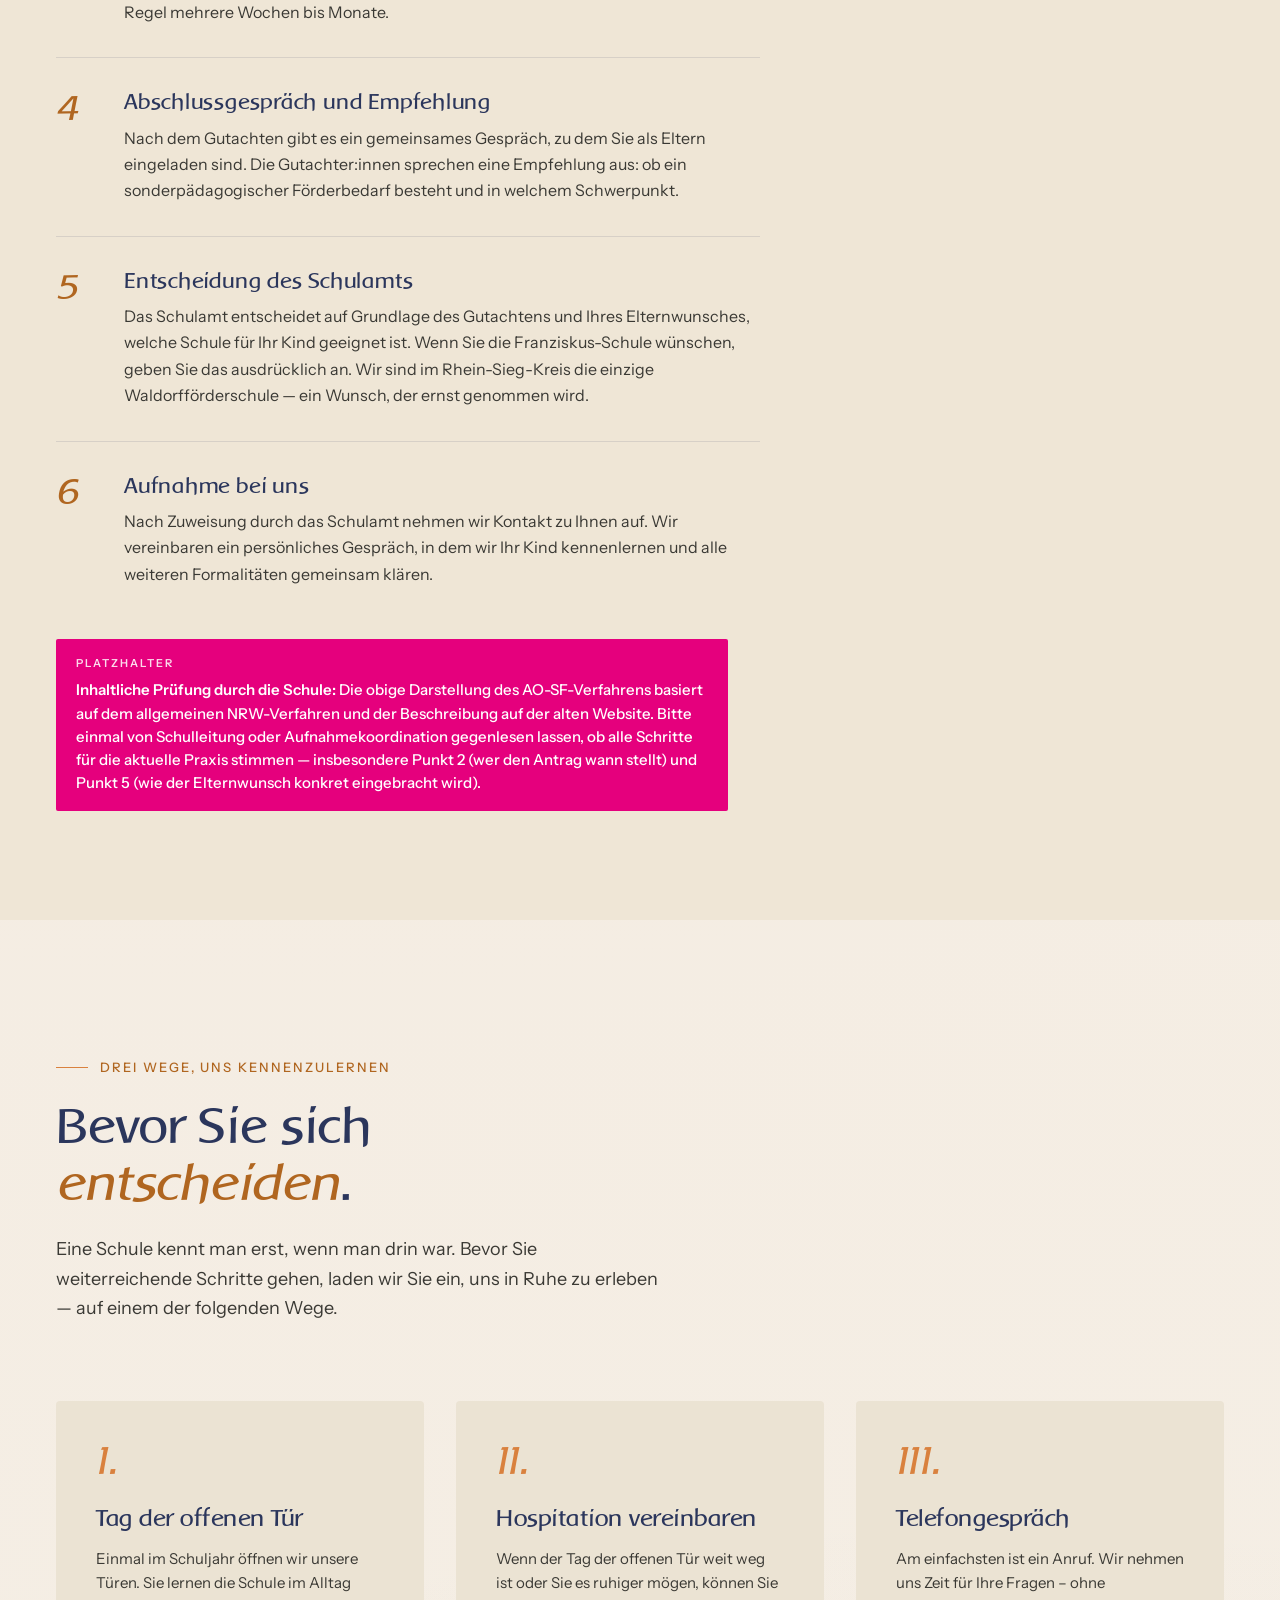
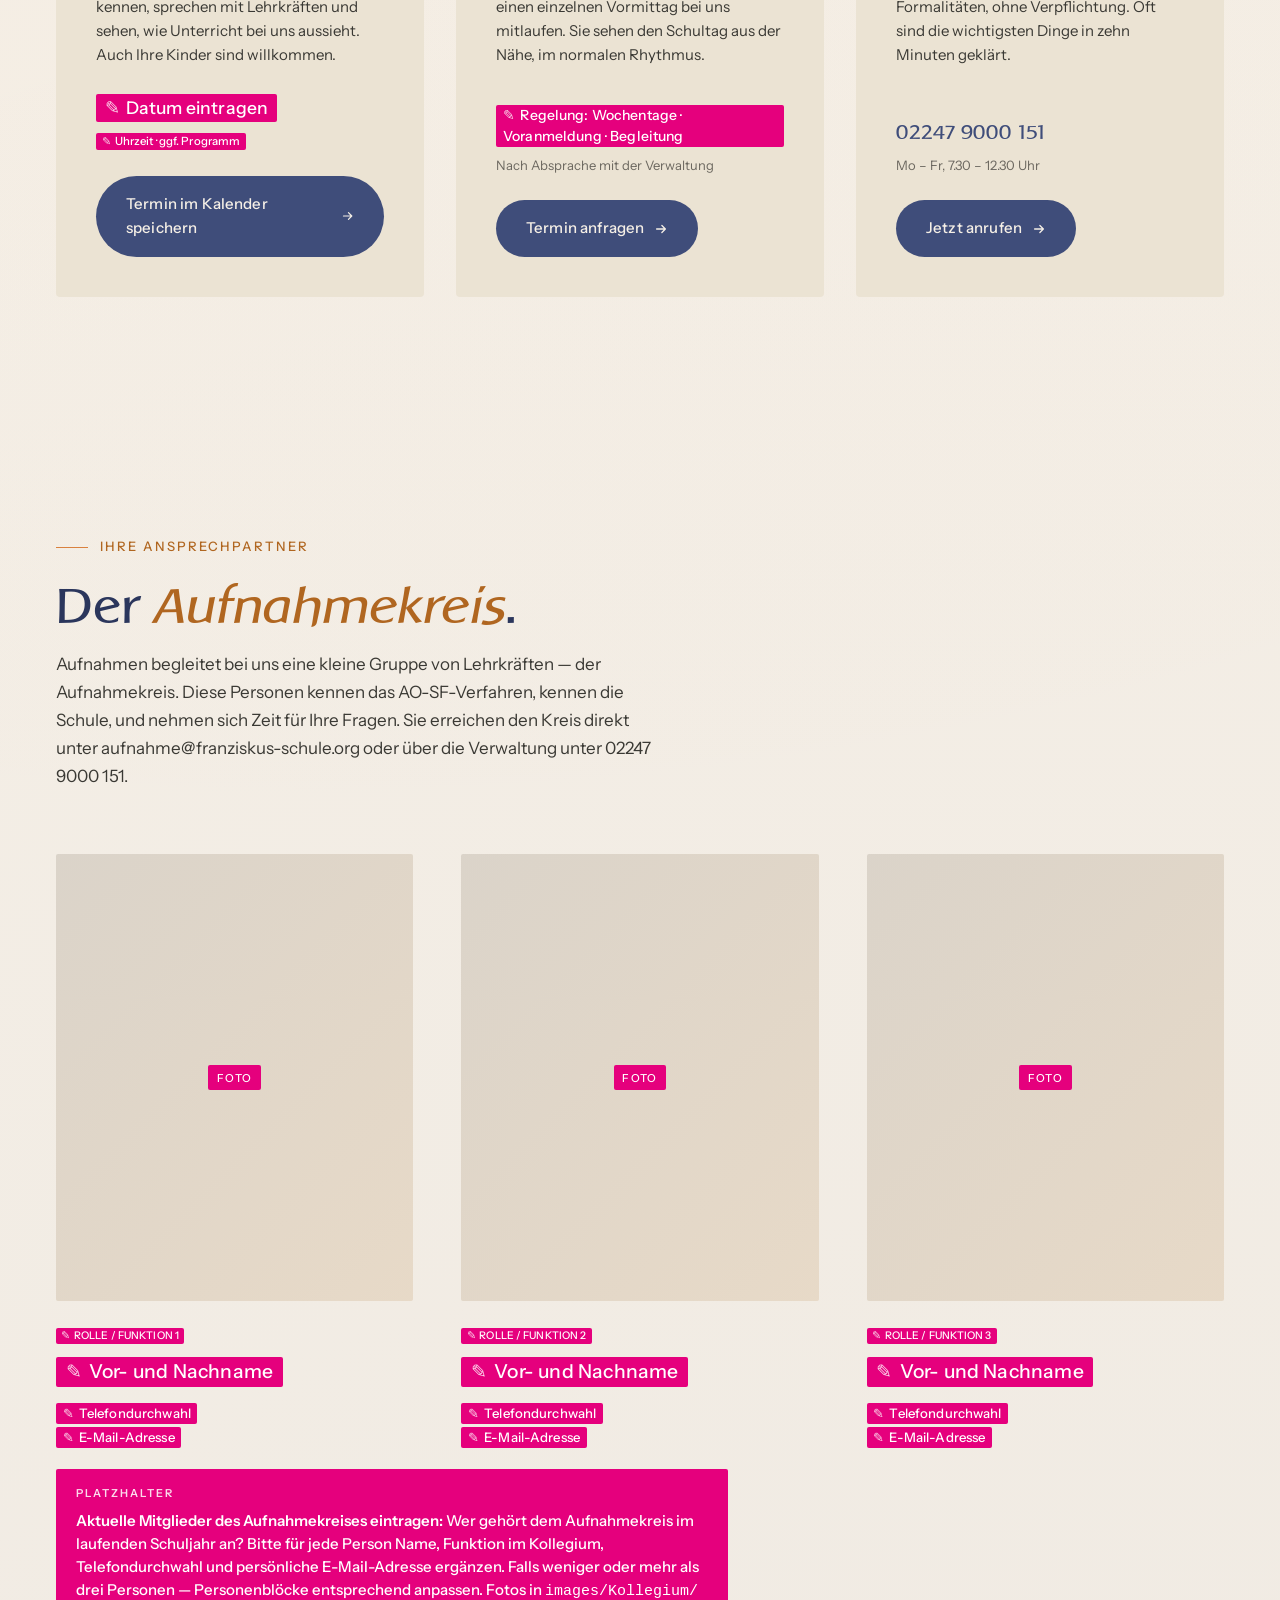
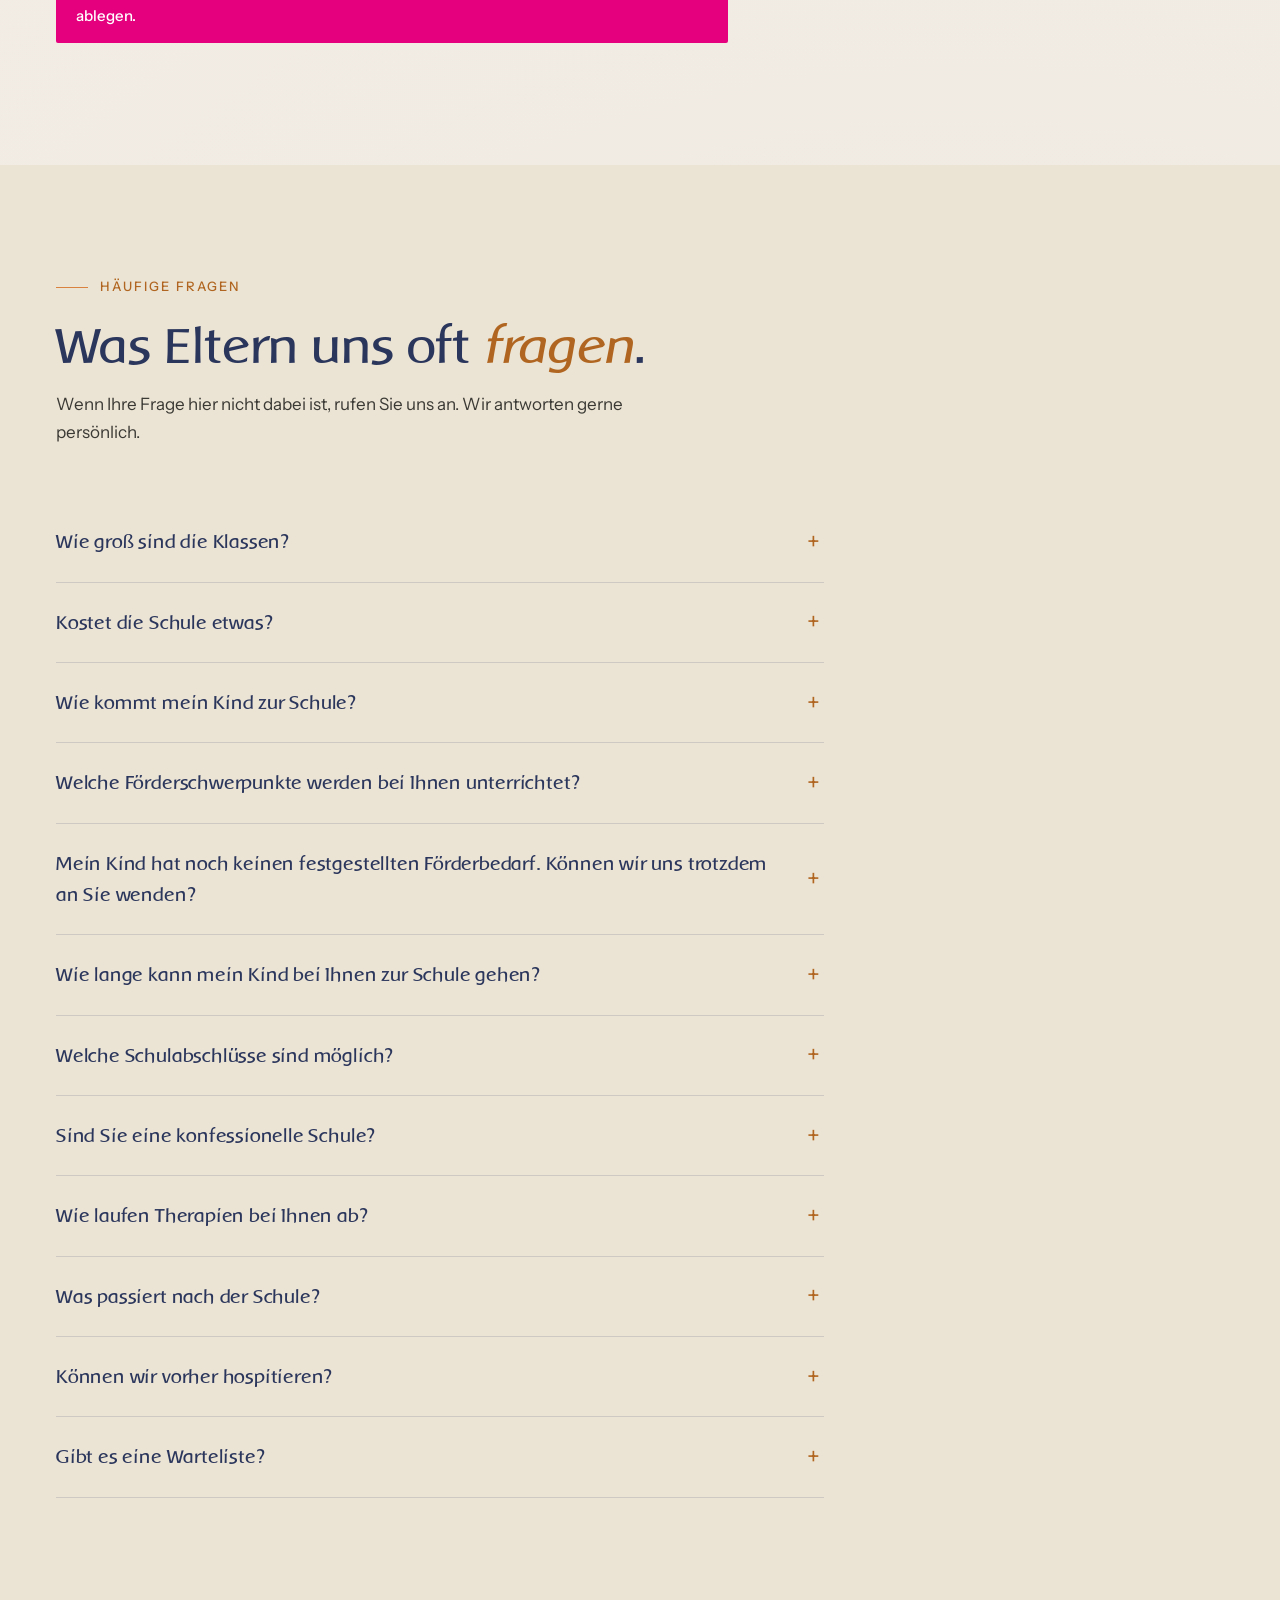
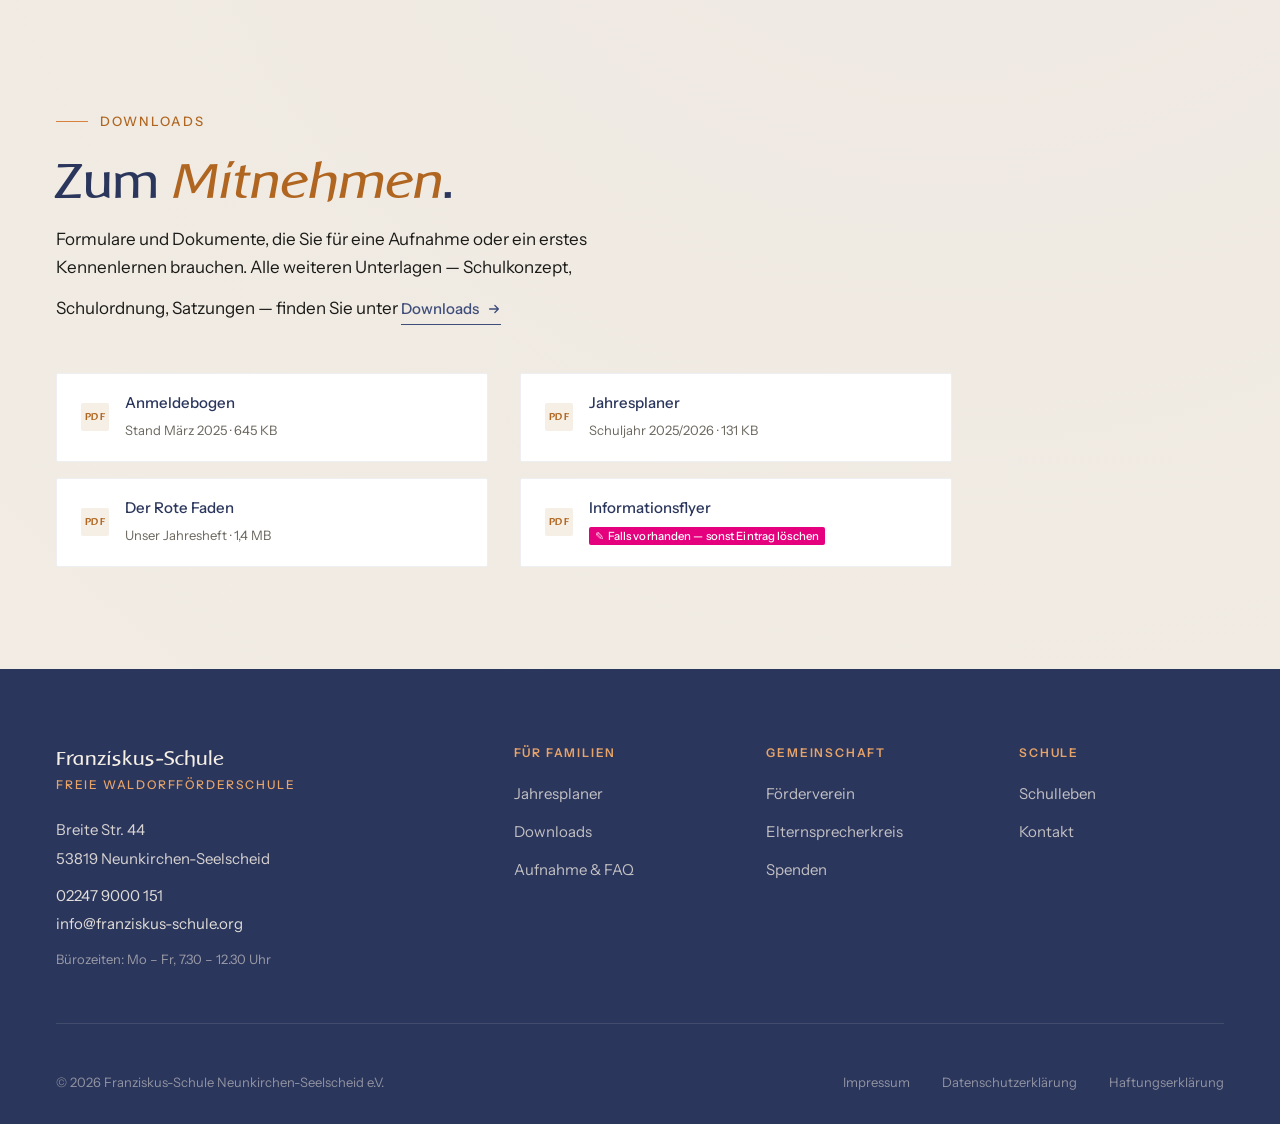
<file: pages/aufnahme.html>
<!DOCTYPE html>
<html lang="de">
<head>
  <meta charset="UTF-8">
  <meta name="viewport" content="width=device-width, initial-scale=1.0">
  <title>Aufnahme – Franziskus-Schule</title>
  <meta name="description" content="So nehmen wir Ihr Kind auf: das AO-SF-Verfahren in Klartext, Tag der offenen Tür, Hospitation und Ihre Ansprechpartner. Wir begleiten Sie auf dem Weg.">

  <link rel="icon" href="../favicon.svg" type="image/svg+xml">
  <link rel="apple-touch-icon" href="../images/logo.jpg">
  <meta name="theme-color" content="#3F4D7A">

  <meta property="og:type" content="website">
  <meta property="og:site_name" content="Franziskus-Schule">
  <meta property="og:locale" content="de_DE">
  <meta property="og:title" content="Aufnahme – Franziskus-Schule">
  <meta property="og:description" content="So nehmen wir Ihr Kind auf: das AO-SF-Verfahren in Klartext, Tag der offenen Tür, Hospitation und Ihre Ansprechpartner. Wir begleiten Sie auf dem Weg.">
  <meta property="og:url" content="https://janbettermann.github.io/Franziskus-Schule/pages/aufnahme.html">
  <meta property="og:image" content="https://janbettermann.github.io/Franziskus-Schule/images/Johanni%20Fest/waldorf-johanni-fest-foerderschule-11.jpg">
  <meta property="og:image:alt" content="Schulgemeinschaft beim Johanni-Fest: Kinder und Erwachsene bilden mit erhobenen Händen ein Tor, durch das ein Junge im Rollstuhl fährt.">
  <meta name="twitter:card" content="summary_large_image">

  <link rel="stylesheet" href="../styles.css">
  <script src="../scripts.js" defer></script>
</head>
<body>

  <!-- ========== HEADER ========== -->
  <header class="site-header">
    <div class="container header-inner">
      <a href="../index.html" class="logo-link" aria-label="Franziskus-Schule – Startseite">
        <img src="../images/logo.jpg" alt="Franziskus-Schule – Freie Waldorf-Förderschule" class="logo-image">
      </a>

      <nav class="main-nav">
        <a href="../index.html">Unsere Schule</a>
        <a href="fuer-ihr-kind.html">Für Ihr Kind</a>
        <a href="aufnahme.html">Aufnahme</a>
        <a href="schulleben.html">Schulleben</a>
        <a href="kontakt.html">Kontakt</a>
      </nav>

      <div class="header-phone">
        <span class="label">Verwaltung</span>
        <a href="tel:+4922479000151" class="number">02247 9000 151</a>
      </div>

      <button class="mobile-toggle" aria-label="Menü öffnen">
        <span></span>
        <span></span>
        <span></span>
      </button>
    </div>
  </header>

  <main>

    <!-- ========== SEITENKOPF ========== -->
    <section class="page-header">
      <div class="container">
        <div class="eyebrow">Aufnahme</div>
        <h1>Der Weg zu <em>uns</em>.</h1>
        <p class="page-lead">Viele Familien haben einen langen Suchweg hinter sich, bis sie bei uns landen. Wir versuchen, ihn von hier aus einfacher zu machen. Diese Seite zeigt, wie eine Aufnahme bei uns abläuft, wer Ihre Ansprechpartner sind und welche Wege es gibt, uns vorab kennenzulernen.</p>
      </div>
    </section>

    <!-- ========== AO-SF: DIE ERSTEN SCHRITTE ========== -->
    <section class="schritte">
      <div class="container">
        <div class="schritte-header">
          <div class="eyebrow">Die ersten Schritte</div>
          <h2>Das AO-SF-Verfahren <em>in Klartext</em>.</h2>
          <p>Damit Ihr Kind bei uns aufgenommen werden kann, muss zunächst das Schulamt feststellen, dass sonderpädagogische Unterstützung gebraucht wird. Dieser Feststellungsprozess heißt <strong>AO-SF-Verfahren</strong> – Ausbildungsordnung sonderpädagogische Förderung. Klingt sperrig, ist im Kern aber überschaubar:</p>
        </div>

        <ol class="schritte-liste">
          <li>
            <span class="schritt-nummer">1</span>
            <div>
              <h3>Anmeldung an einer Grundschule</h3>
              <p>Der erste formale Schritt ist die Anmeldung Ihres Kindes an einer staatlichen Grundschule wohnortnah. Dort teilen Sie mit, dass Sie sonderpädagogischen Förderbedarf vermuten oder bereits dokumentiert haben. Auch wenn Sie unsere Schule im Blick haben — dieser Weg führt über die Grundschule.</p>
            </div>
          </li>

          <li>
            <span class="schritt-nummer">2</span>
            <div>
              <h3>Die Schule leitet das Verfahren ein</h3>
              <p>Die Grundschule beantragt beim zuständigen Schulamt die sonderpädagogische Überprüfung. Sie als Eltern können diesen Antrag auch selbst anstoßen, wenn die Schule ihn nicht von sich aus stellt.</p>
              <p><span class="todo">Frist / Antragsstichtag im Schuljahr ergänzen</span></p>
            </div>
          </li>

          <li>
            <span class="schritt-nummer">3</span>
            <div>
              <h3>Gutachten und medizinische Untersuchung</h3>
              <p>Das Schulamt beauftragt zwei Lehrkräfte mit der pädagogischen Begutachtung und das Gesundheitsamt mit einer schulärztlichen Untersuchung. Beobachtet wird Ihr Kind in vertrauter Umgebung — Kita, Familie, ggf. Schule. Das Verfahren dauert in der Regel mehrere Wochen bis Monate.</p>
            </div>
          </li>

          <li>
            <span class="schritt-nummer">4</span>
            <div>
              <h3>Abschlussgespräch und Empfehlung</h3>
              <p>Nach dem Gutachten gibt es ein gemeinsames Gespräch, zu dem Sie als Eltern eingeladen sind. Die Gutachter:innen sprechen eine Empfehlung aus: ob ein sonderpädagogischer Förderbedarf besteht und in welchem Schwerpunkt.</p>
            </div>
          </li>

          <li>
            <span class="schritt-nummer">5</span>
            <div>
              <h3>Entscheidung des Schulamts</h3>
              <p>Das Schulamt entscheidet auf Grundlage des Gutachtens und Ihres Elternwunsches, welche Schule für Ihr Kind geeignet ist. Wenn Sie die Franziskus-Schule wünschen, geben Sie das ausdrücklich an. Wir sind im Rhein-Sieg-Kreis die einzige Waldorfförderschule — ein Wunsch, der ernst genommen wird.</p>
            </div>
          </li>

          <li>
            <span class="schritt-nummer">6</span>
            <div>
              <h3>Aufnahme bei uns</h3>
              <p>Nach Zuweisung durch das Schulamt nehmen wir Kontakt zu Ihnen auf. Wir vereinbaren ein persönliches Gespräch, in dem wir Ihr Kind kennenlernen und alle weiteren Formalitäten gemeinsam klären.</p>
            </div>
          </li>
        </ol>

        <div class="todo-block">
          <strong>Inhaltliche Prüfung durch die Schule:</strong> Die obige Darstellung des AO-SF-Verfahrens basiert auf dem allgemeinen NRW-Verfahren und der Beschreibung auf der alten Website. Bitte einmal von Schulleitung oder Aufnahmekoordination gegenlesen lassen, ob alle Schritte für die aktuelle Praxis stimmen — insbesondere Punkt 2 (wer den Antrag wann stellt) und Punkt 5 (wie der Elternwunsch konkret eingebracht wird).
        </div>
      </div>
    </section>

    <!-- ========== DREI WEGE, UNS KENNENZULERNEN ========== -->
    <section class="erster-schritt">
      <div class="container">
        <div class="erster-header">
          <div class="eyebrow">Drei Wege, uns kennenzulernen</div>
          <h2>Bevor Sie sich <em>entscheiden</em>.</h2>
          <p>Eine Schule kennt man erst, wenn man drin war. Bevor Sie weiterreichende Schritte gehen, laden wir Sie ein, uns in Ruhe zu erleben — auf einem der folgenden Wege.</p>
        </div>

        <div class="erster-wege">
          <div class="weg">
            <div class="weg-number">I.</div>
            <h3>Tag der offenen Tür</h3>
            <p>Einmal im Schuljahr öffnen wir unsere Türen. Sie lernen die Schule im Alltag kennen, sprechen mit Lehrkräften und sehen, wie Unterricht bei uns aussieht. Auch Ihre Kinder sind willkommen.</p>
            <div class="weg-detail"><span class="todo">Datum eintragen</span></div>
            <div class="weg-subdetail"><span class="todo">Uhrzeit · ggf. Programm</span></div>
            <a href="#" class="btn-primary">
              Termin im Kalender speichern
              <svg width="14" height="14" viewBox="0 0 16 16" fill="none"><path d="M3 8h10M9 4l4 4-4 4" stroke="currentColor" stroke-width="1.5" stroke-linecap="round" stroke-linejoin="round"/></svg>
            </a>
          </div>

          <div class="weg">
            <div class="weg-number">II.</div>
            <h3>Hospitation vereinbaren</h3>
            <p>Wenn der Tag der offenen Tür weit weg ist oder Sie es ruhiger mögen, können Sie einen einzelnen Vormittag bei uns mitlaufen. Sie sehen den Schultag aus der Nähe, im normalen Rhythmus.</p>
            <div class="weg-detail" style="font-size: 1rem;"><span class="todo">Regelung: Wochentage · Voranmeldung · Begleitung</span></div>
            <div class="weg-subdetail">Nach Absprache mit der Verwaltung</div>
            <a href="tel:+4922479000151" class="btn-primary">
              Termin anfragen
              <svg width="14" height="14" viewBox="0 0 16 16" fill="none"><path d="M3 8h10M9 4l4 4-4 4" stroke="currentColor" stroke-width="1.5" stroke-linecap="round" stroke-linejoin="round"/></svg>
            </a>
          </div>

          <div class="weg">
            <div class="weg-number">III.</div>
            <h3>Telefongespräch</h3>
            <p>Am einfachsten ist ein Anruf. Wir nehmen uns Zeit für Ihre Fragen – ohne Formalitäten, ohne Verpflichtung. Oft sind die wichtigsten Dinge in zehn Minuten geklärt.</p>
            <div class="weg-detail">02247 9000 151</div>
            <div class="weg-subdetail">Mo – Fr, 7.30 – 12.30 Uhr</div>
            <a href="tel:+4922479000151" class="btn-primary">
              Jetzt anrufen
              <svg width="14" height="14" viewBox="0 0 16 16" fill="none"><path d="M3 8h10M9 4l4 4-4 4" stroke="currentColor" stroke-width="1.5" stroke-linecap="round" stroke-linejoin="round"/></svg>
            </a>
          </div>
        </div>
      </div>
    </section>

    <!-- ========== ANSPRECHPARTNER ========== -->
    <section class="ansprechpartner">
      <div class="container">
        <div class="ansprechpartner-header">
          <div class="eyebrow">Ihre Ansprechpartner</div>
          <h2>Der <em>Aufnahmekreis</em>.</h2>
          <p>Aufnahmen begleitet bei uns eine kleine Gruppe von Lehrkräften — der Aufnahmekreis. Diese Personen kennen das AO-SF-Verfahren, kennen die Schule, und nehmen sich Zeit für Ihre Fragen. Sie erreichen den Kreis direkt unter <a href="mailto:aufnahme@franziskus-schule.org">aufnahme@franziskus-schule.org</a> oder über die Verwaltung unter <a href="tel:+4922479000151">02247 9000 151</a>.</p>
        </div>

        <div class="ansprechpartner-grid">
          <div class="person">
            <div class="person-foto">
              <span class="todo-pill">Foto</span>
            </div>
            <div class="person-rolle"><span class="todo">Rolle / Funktion 1</span></div>
            <div class="person-name"><span class="todo">Vor- und Nachname</span></div>
            <div class="person-kontakt">
              <span class="todo">Telefondurchwahl</span><br>
              <span class="todo">E-Mail-Adresse</span>
            </div>
          </div>

          <div class="person">
            <div class="person-foto">
              <span class="todo-pill">Foto</span>
            </div>
            <div class="person-rolle"><span class="todo">Rolle / Funktion 2</span></div>
            <div class="person-name"><span class="todo">Vor- und Nachname</span></div>
            <div class="person-kontakt">
              <span class="todo">Telefondurchwahl</span><br>
              <span class="todo">E-Mail-Adresse</span>
            </div>
          </div>

          <div class="person">
            <div class="person-foto">
              <span class="todo-pill">Foto</span>
            </div>
            <div class="person-rolle"><span class="todo">Rolle / Funktion 3</span></div>
            <div class="person-name"><span class="todo">Vor- und Nachname</span></div>
            <div class="person-kontakt">
              <span class="todo">Telefondurchwahl</span><br>
              <span class="todo">E-Mail-Adresse</span>
            </div>
          </div>
        </div>

        <div class="todo-block">
          <strong>Aktuelle Mitglieder des Aufnahmekreises eintragen:</strong> Wer gehört dem Aufnahmekreis im laufenden Schuljahr an? Bitte für jede Person Name, Funktion im Kollegium, Telefondurchwahl und persönliche E-Mail-Adresse ergänzen. Falls weniger oder mehr als drei Personen — Personenblöcke entsprechend anpassen. Fotos in <code>images/Kollegium/</code> ablegen.
        </div>
      </div>
    </section>

    <!-- ========== FAQ ========== -->
    <section class="faq">
      <div class="container">
        <div class="faq-header">
          <div class="eyebrow">Häufige Fragen</div>
          <h2>Was Eltern uns oft <em>fragen</em>.</h2>
          <p>Wenn Ihre Frage hier nicht dabei ist, rufen Sie uns an. Wir antworten gerne persönlich.</p>
        </div>

        <div class="faq-list">

          <details class="faq-item">
            <summary>Wie groß sind die Klassen?</summary>
            <div class="faq-item-body">
              <p><span class="todo">Aktuelle Klassengrößen ergänzen — etwa: „Unsere Klassen umfassen je nach Förderschwerpunkt zwischen X und Y Schüler:innen. In jeder Klasse arbeiten eine Klassenlehrkraft und in der Regel eine Schulbegleitung oder Zweitkraft."</span></p>
            </div>
          </details>

          <details class="faq-item">
            <summary>Kostet die Schule etwas?</summary>
            <div class="faq-item-body">
              <p><span class="todo">Klären: Förderschulen sind in der Regel kostenfrei. Aber: gibt es einen Beitrag für Mittagessen, Schulmaterial, Klassenfahrten, Förderverein? Bitte konkret formulieren.</span></p>
              <p>Allgemein: Als staatlich anerkannte Ersatzschule wird unsere Schule weitgehend öffentlich finanziert. Anders als bei vielen freien Waldorfschulen fällt bei uns kein reguläres Schulgeld an.</p>
            </div>
          </details>

          <details class="faq-item">
            <summary>Wie kommt mein Kind zur Schule?</summary>
            <div class="faq-item-body">
              <p>Für Schüler:innen mit anerkanntem sonderpädagogischem Förderbedarf übernimmt der Rhein-Sieg-Kreis in der Regel die Schülerbeförderung — meist mit eigenen Schulbussen oder Fahrdiensten. Die Beantragung läuft über das Schulamt.</p>
              <p><span class="todo">Aktuelle Praxis bestätigen: Wer organisiert die Beförderung konkret? Welche Anbieter? Wann sollen Eltern den Antrag stellen?</span></p>
            </div>
          </details>

          <details class="faq-item">
            <summary>Welche Förderschwerpunkte werden bei Ihnen unterrichtet?</summary>
            <div class="faq-item-body">
              <p>Wir nehmen Kinder mit den Schwerpunkten <strong>Lernen</strong>, <strong>Sprache</strong>, <strong>Emotionale und soziale Entwicklung</strong>, <strong>Geistige Entwicklung</strong> sowie <strong>Körperliche und motorische Entwicklung</strong> auf. Diese Kinder lernen bei uns gemeinsam in einer Klasse — das ist pädagogische Überzeugung, nicht Notlösung.</p>
            </div>
          </details>

          <details class="faq-item">
            <summary>Mein Kind hat noch keinen festgestellten Förderbedarf. Können wir uns trotzdem an Sie wenden?</summary>
            <div class="faq-item-body">
              <p>Ja. Wenn Sie das Gefühl haben, dass Ihr Kind in der Regelschule nicht gut aufgehoben ist, sprechen Sie uns gerne an. Wir können einordnen, ob ein AO-SF-Verfahren sinnvoll erscheint und wie Sie es anstoßen können. Eine formale Aufnahme bei uns ist erst nach Abschluss des Verfahrens möglich — der Weg dahin beginnt aber oft mit einem Telefongespräch.</p>
            </div>
          </details>

          <details class="faq-item">
            <summary>Wie lange kann mein Kind bei Ihnen zur Schule gehen?</summary>
            <div class="faq-item-body">
              <p>Von der ersten bis zur zwölften Klasse — also bis zu zwölf Jahre durchgehend. Keine Schulwechsel zwischen Stufen, keine Brüche. Über diese Zeit wachsen vertraute Beziehungen.</p>
            </div>
          </details>

          <details class="faq-item">
            <summary>Welche Schulabschlüsse sind möglich?</summary>
            <div class="faq-item-body">
              <p><span class="todo">Abschlüsse konkret benennen: Abschluss der Schule für Lernen / Hauptschulabschluss nach Klasse 10 / Abschluss im Bildungsgang Geistige Entwicklung — je nach Förderschwerpunkt. Bitte Schulleitung gegenlesen lassen, was tatsächlich angeboten wird.</span></p>
            </div>
          </details>

          <details class="faq-item">
            <summary>Sind Sie eine konfessionelle Schule?</summary>
            <div class="faq-item-body">
              <p>Nein. Auch wenn wir nach dem Heiligen Franziskus benannt sind, sind wir eine weltlich-pädagogische Schule auf Grundlage der Waldorfpädagogik. Die Jahresfeste, die wir feiern, beziehen sich auf den Rhythmus des Jahres — sie sind kein religiöses Programm, sondern feste Punkte im Schulleben.</p>
            </div>
          </details>

          <details class="faq-item">
            <summary>Wie laufen Therapien bei Ihnen ab?</summary>
            <div class="faq-item-body">
              <p>Sprachtherapie, Heileurythmie, Krankengymnastik, Kunsttherapie und Rhythmische Massage finden während der Schulzeit im Haus statt. Sie und Ihr Kind müssen nichts zusätzlich organisieren — die Therapeut:innen sind Teil unseres Schulalltags.</p>
              <p><span class="todo">Verrechnung / Antragstellung: Wer trägt die Kosten? Müssen Eltern Heilmittelverordnungen vom Arzt mitbringen?</span></p>
            </div>
          </details>

          <details class="faq-item">
            <summary>Was passiert nach der Schule?</summary>
            <div class="faq-item-body">
              <p>Unsere Oberstufe bereitet auf das Leben danach vor — durch Schülerfirmen (Bistro, Perlenwerkstatt, Wäscherei, Bücherei), durch Praktika und durch eine Berufsorientierung, die zum jeweiligen Schüler passt.</p>
              <p><span class="todo">Konkretisieren: Welche Wege gehen Absolvent:innen typischerweise? Werkstätten? Ausbildung? Berufsbildungswerke? Beispiele machen die Antwort lebendig.</span></p>
            </div>
          </details>

          <details class="faq-item">
            <summary>Können wir vorher hospitieren?</summary>
            <div class="faq-item-body">
              <p>Ja, gerne. Hospitationen sind nach Absprache mit der Verwaltung möglich. <span class="todo">Konkrete Regelung: Welche Wochentage, wie viele Stunden, mit oder ohne Kind, wie viele Tage im Voraus anmelden?</span></p>
            </div>
          </details>

          <details class="faq-item">
            <summary>Gibt es eine Warteliste?</summary>
            <div class="faq-item-body">
              <p><span class="todo">Ehrliche Antwort liefern: Aktuelle Aufnahmesituation. Sind alle Klassen voll? Gibt es Wartelisten je Förderschwerpunkt? Lieber transparent kommunizieren als später enttäuschen.</span></p>
            </div>
          </details>

        </div>
      </div>
    </section>

    <!-- ========== DOWNLOADS ========== -->
    <section class="downloads">
      <div class="container">
        <div class="downloads-header">
          <div class="eyebrow">Downloads</div>
          <h2>Zum <em>Mitnehmen</em>.</h2>
          <p>Formulare und Dokumente, die Sie für eine Aufnahme oder ein erstes Kennenlernen brauchen. Alle weiteren Unterlagen — Schulkonzept, Schulordnung, Satzungen — finden Sie unter <a href="downloads.html" class="link-arrow">Downloads
            <svg width="14" height="14" viewBox="0 0 16 16" fill="none"><path d="M3 8h10M9 4l4 4-4 4" stroke="currentColor" stroke-width="1.5" stroke-linecap="round" stroke-linejoin="round"/></svg>
          </a></p>
        </div>

        <ul class="downloads-list">
          <li>
            <a href="../downloads/anmeldebogen.pdf" class="download-item" target="_blank" rel="noopener">
              <span class="download-icon">PDF</span>
              <span class="download-meta">
                <span class="download-title">Anmeldebogen</span>
                <span class="download-sub">Stand März 2025 · 645 KB</span>
              </span>
            </a>
          </li>

          <li>
            <a href="../downloads/jahresplaner.pdf" class="download-item" target="_blank" rel="noopener">
              <span class="download-icon">PDF</span>
              <span class="download-meta">
                <span class="download-title">Jahresplaner</span>
                <span class="download-sub">Schuljahr 2025/2026 · 131 KB</span>
              </span>
            </a>
          </li>

          <li>
            <a href="../downloads/roter-faden.pdf" class="download-item" target="_blank" rel="noopener">
              <span class="download-icon">PDF</span>
              <span class="download-meta">
                <span class="download-title">Der Rote Faden</span>
                <span class="download-sub">Unser Jahresheft · 1,4 MB</span>
              </span>
            </a>
          </li>

          <li>
            <a href="#" class="download-item">
              <span class="download-icon">PDF</span>
              <span class="download-meta">
                <span class="download-title">Informationsflyer</span>
                <span class="download-sub"><span class="todo">Falls vorhanden — sonst Eintrag löschen</span></span>
              </span>
            </a>
          </li>
        </ul>
      </div>
    </section>

  </main>

  <!-- ========== FOOTER ========== -->
  <footer class="site-footer">
    <div class="container">
      <div class="footer-top">
        <div class="footer-contact">
          <div class="footer-logo">
            Franziskus-Schule<br>
            <span style="font-size: 0.75rem; letter-spacing: 0.15em; text-transform: uppercase; color: var(--amber-soft); font-family: var(--font-body); font-weight: 500;">Freie Waldorfförderschule</span>
          </div>
          <p>Breite Str. 44</p>
          <p>53819 Neunkirchen-Seelscheid</p>
          <p style="margin-top: 0.75rem;"><a href="tel:+4922479000151">02247 9000 151</a></p>
          <p><a href="mailto:info@franziskus-schule.org">info@franziskus-schule.org</a></p>
          <p style="margin-top: 0.75rem; font-size: 0.8125rem; color: rgba(245, 239, 230, 0.55);">Bürozeiten: Mo – Fr, 7.30 – 12.30 Uhr</p>
        </div>

        <div class="footer-col">
          <h4>Für Familien</h4>
          <ul>
            <li><a href="../downloads/jahresplaner.pdf" target="_blank" rel="noopener">Jahresplaner</a></li>
            <li><a href="downloads.html">Downloads</a></li>
            <li><a href="aufnahme.html">Aufnahme &amp; FAQ</a></li>
          </ul>
        </div>

        <div class="footer-col">
          <h4>Gemeinschaft</h4>
          <ul>
            <li><a href="kontakt.html#gremien">Förderverein</a></li>
            <li><a href="kontakt.html#gremien">Elternsprecherkreis</a></li>
            <li><a href="downloads.html#foerderverein">Spenden</a></li>
          </ul>
        </div>

        <div class="footer-col">
          <h4>Schule</h4>
          <ul>
            <li><a href="schulleben.html">Schulleben</a></li>
            <li><a href="kontakt.html">Kontakt</a></li>
          </ul>
        </div>
      </div>

      <div class="footer-bottom">
        <div>© 2026 Franziskus-Schule Neunkirchen-Seelscheid e.V.</div>
        <div class="footer-legal">
          <a href="kontakt.html#rechtliches">Impressum</a>
          <a href="kontakt.html#rechtliches">Datenschutzerklärung</a>
          <a href="kontakt.html#rechtliches">Haftungserklärung</a>
        </div>
      </div>
    </div>
  </footer>

</body>
</html>
</file>
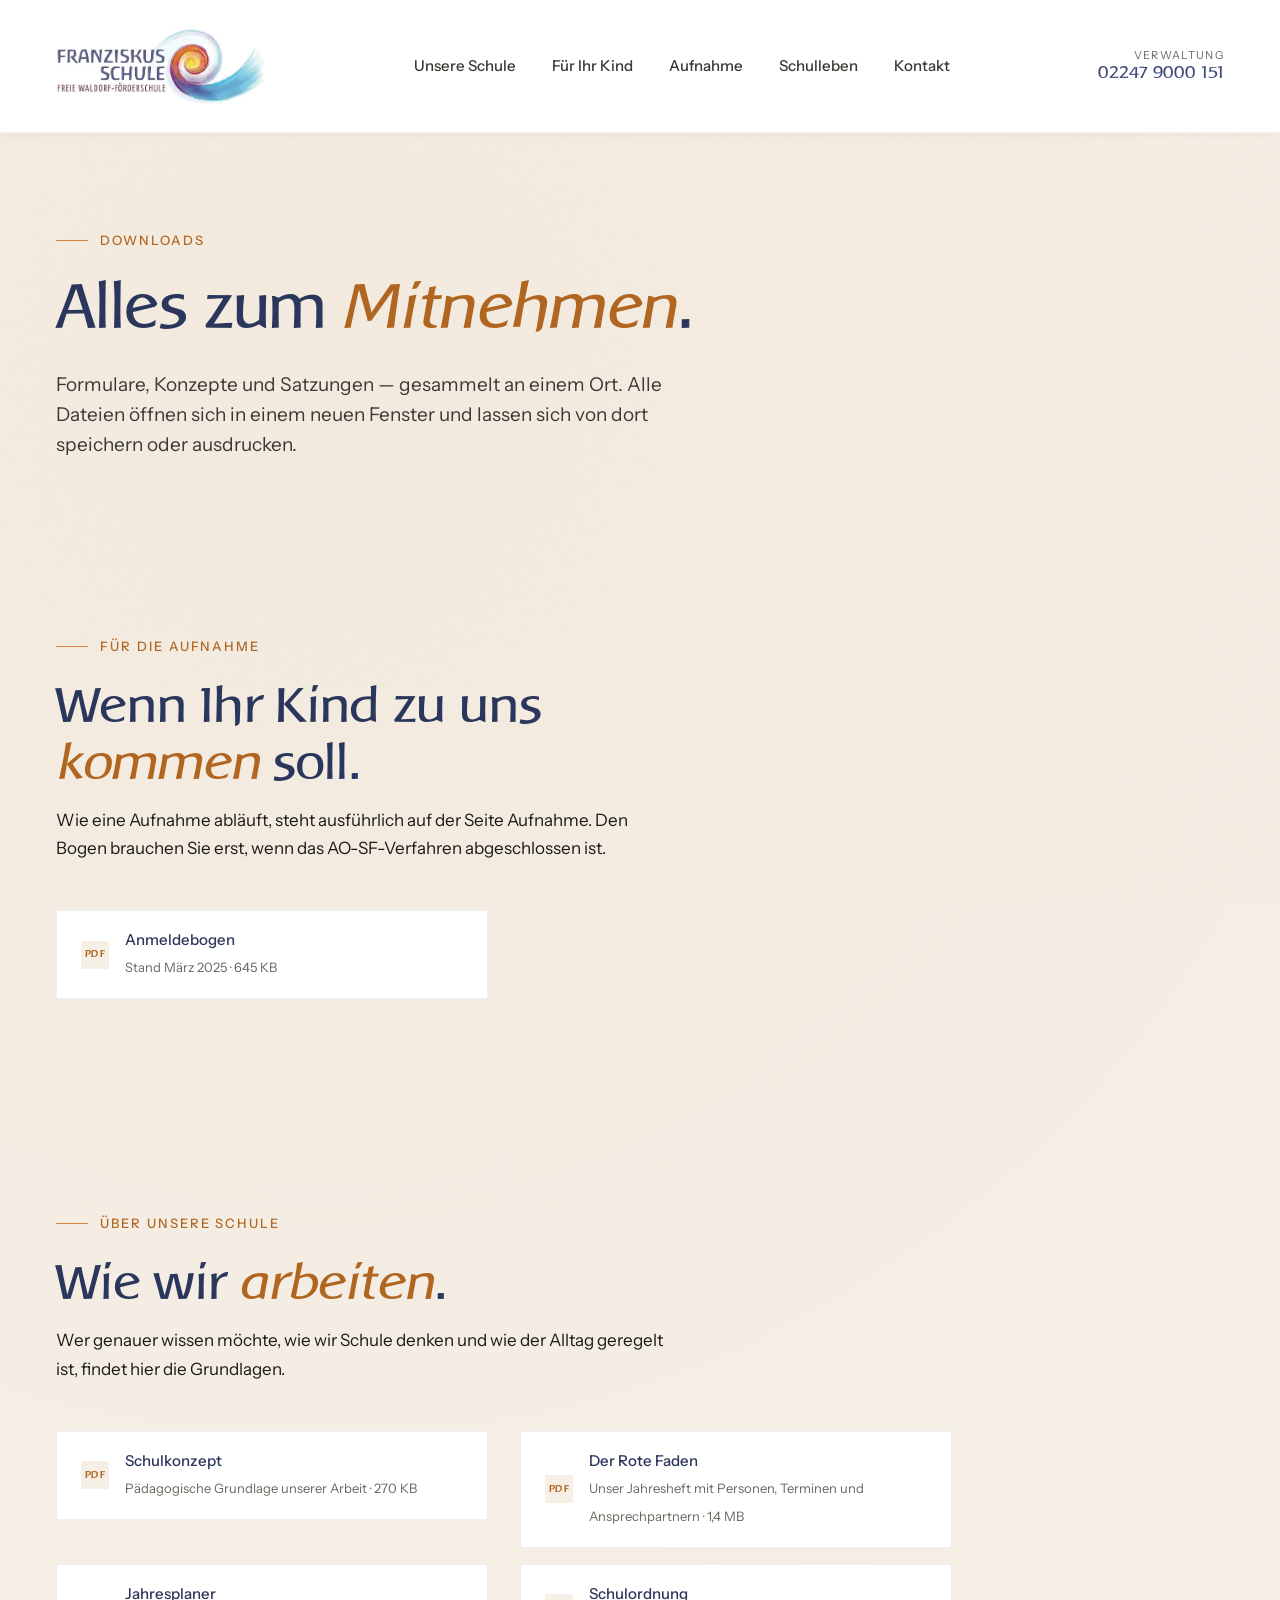
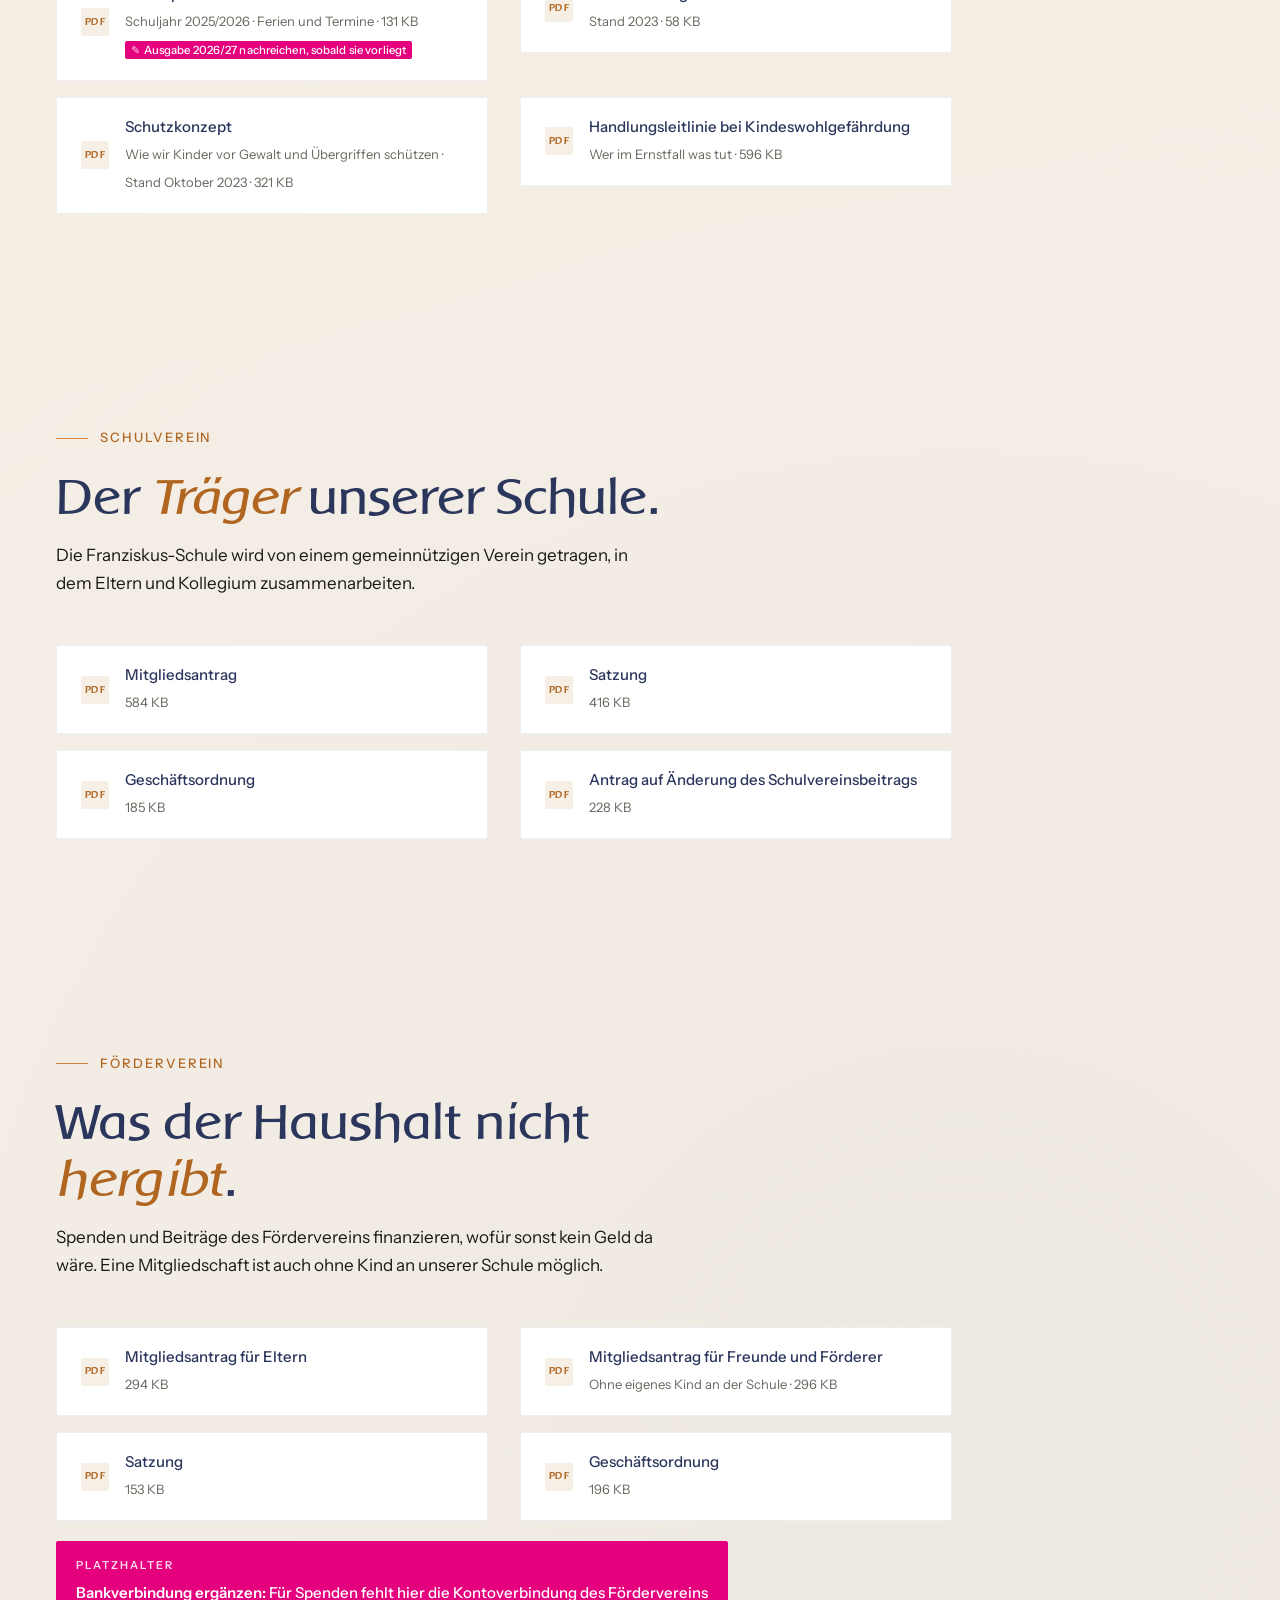
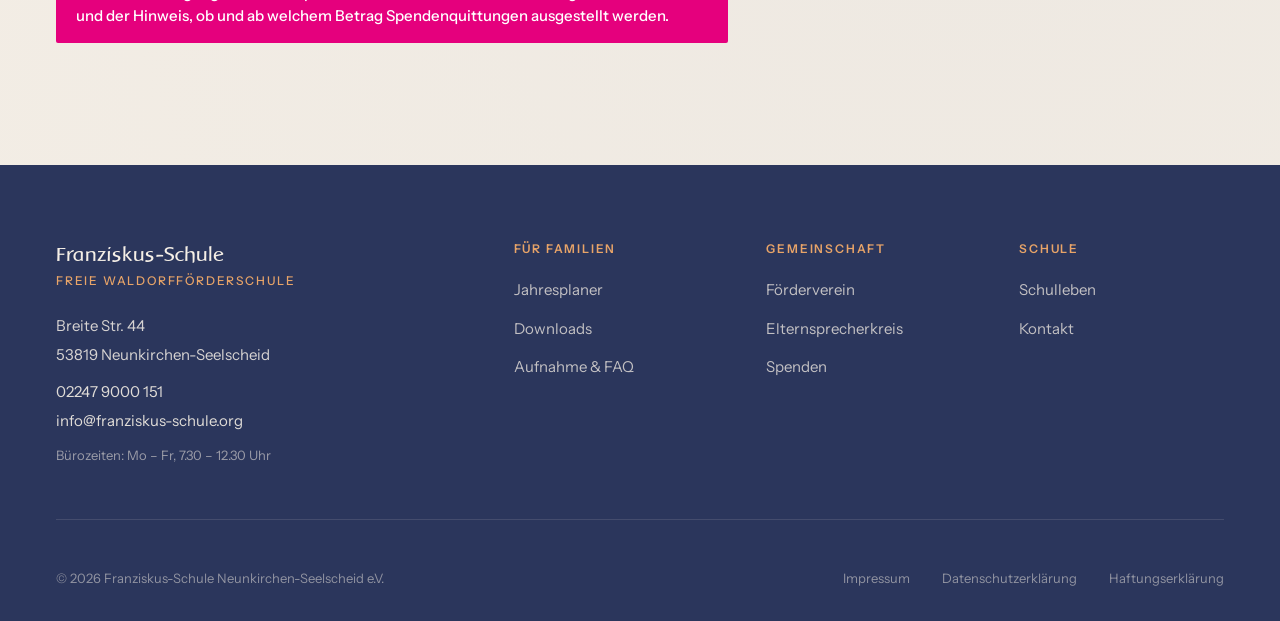
<file: pages/downloads.html>
<!DOCTYPE html>
<html lang="de">
<head>
  <meta charset="UTF-8">
  <meta name="viewport" content="width=device-width, initial-scale=1.0">
  <title>Downloads – Franziskus-Schule</title>
  <meta name="description" content="Formulare und Dokumente der Franziskus-Schule zum Herunterladen: Anmeldebogen, Schulkonzept, Schulordnung, Jahresplaner sowie Unterlagen von Schulverein und Förderverein.">

  <link rel="icon" href="../favicon.svg" type="image/svg+xml">
  <link rel="apple-touch-icon" href="../images/logo.jpg">
  <meta name="theme-color" content="#3F4D7A">

  <meta property="og:type" content="website">
  <meta property="og:site_name" content="Franziskus-Schule">
  <meta property="og:locale" content="de_DE">
  <meta property="og:title" content="Downloads – Franziskus-Schule">
  <meta property="og:description" content="Formulare und Dokumente der Franziskus-Schule zum Herunterladen: Anmeldebogen, Schulkonzept, Schulordnung, Jahresplaner sowie Unterlagen von Schulverein und Förderverein.">
  <meta property="og:url" content="https://janbettermann.github.io/Franziskus-Schule/pages/downloads.html">
  <meta property="og:image" content="https://janbettermann.github.io/Franziskus-Schule/images/Johanni%20Fest/waldorf-johanni-fest-foerderschule-11.jpg">
  <meta property="og:image:alt" content="Schulgemeinschaft beim Johanni-Fest: Kinder und Erwachsene bilden mit erhobenen Händen ein Tor, durch das ein Junge im Rollstuhl fährt.">
  <meta name="twitter:card" content="summary_large_image">

  <link rel="stylesheet" href="../styles.css">
  <script src="../scripts.js" defer></script>
</head>
<body>

  <!-- ========== HEADER ========== -->
  <header class="site-header">
    <div class="container header-inner">
      <a href="../index.html" class="logo-link" aria-label="Franziskus-Schule – Startseite">
        <img src="../images/logo.jpg" alt="Franziskus-Schule – Freie Waldorf-Förderschule" class="logo-image">
      </a>

      <nav class="main-nav">
        <a href="../index.html">Unsere Schule</a>
        <a href="fuer-ihr-kind.html">Für Ihr Kind</a>
        <a href="aufnahme.html">Aufnahme</a>
        <a href="schulleben.html">Schulleben</a>
        <a href="kontakt.html">Kontakt</a>
      </nav>

      <div class="header-phone">
        <span class="label">Verwaltung</span>
        <a href="tel:+4922479000151" class="number">02247 9000 151</a>
      </div>

      <button class="mobile-toggle" aria-label="Menü öffnen">
        <span></span>
        <span></span>
        <span></span>
      </button>
    </div>
  </header>

  <main>

    <!-- ========== SEITENKOPF ========== -->
    <section class="page-header">
      <div class="container">
        <div class="eyebrow">Downloads</div>
        <h1>Alles zum <em>Mitnehmen</em>.</h1>
        <p class="page-lead">Formulare, Konzepte und Satzungen — gesammelt an einem Ort. Alle Dateien öffnen sich in einem neuen Fenster und lassen sich von dort speichern oder ausdrucken.</p>
      </div>
    </section>

    <!-- ========== FÜR DIE AUFNAHME ========== -->
    <section class="downloads" id="aufnahme">
      <div class="container">
        <div class="downloads-header">
          <div class="eyebrow">Für die Aufnahme</div>
          <h2>Wenn Ihr Kind zu uns <em>kommen</em> soll.</h2>
          <p>Wie eine Aufnahme abläuft, steht ausführlich auf der Seite <a href="aufnahme.html">Aufnahme</a>. Den Bogen brauchen Sie erst, wenn das AO-SF-Verfahren abgeschlossen ist.</p>
        </div>

        <ul class="downloads-list">
          <li>
            <a href="../downloads/anmeldebogen.pdf" class="download-item" target="_blank" rel="noopener">
              <span class="download-icon">PDF</span>
              <span class="download-meta">
                <span class="download-title">Anmeldebogen</span>
                <span class="download-sub">Stand März 2025 · 645 KB</span>
              </span>
            </a>
          </li>
        </ul>
      </div>
    </section>

    <!-- ========== ÜBER UNSERE SCHULE ========== -->
    <section class="downloads" id="schule">
      <div class="container">
        <div class="downloads-header">
          <div class="eyebrow">Über unsere Schule</div>
          <h2>Wie wir <em>arbeiten</em>.</h2>
          <p>Wer genauer wissen möchte, wie wir Schule denken und wie der Alltag geregelt ist, findet hier die Grundlagen.</p>
        </div>

        <ul class="downloads-list">
          <li>
            <a href="../downloads/schulkonzept.pdf" class="download-item" target="_blank" rel="noopener">
              <span class="download-icon">PDF</span>
              <span class="download-meta">
                <span class="download-title">Schulkonzept</span>
                <span class="download-sub">Pädagogische Grundlage unserer Arbeit · 270 KB</span>
              </span>
            </a>
          </li>
          <li>
            <a href="../downloads/roter-faden.pdf" class="download-item" target="_blank" rel="noopener">
              <span class="download-icon">PDF</span>
              <span class="download-meta">
                <span class="download-title">Der Rote Faden</span>
                <span class="download-sub">Unser Jahresheft mit Personen, Terminen und Ansprechpartnern · 1,4 MB</span>
              </span>
            </a>
          </li>
          <li>
            <a href="../downloads/jahresplaner.pdf" class="download-item" target="_blank" rel="noopener">
              <span class="download-icon">PDF</span>
              <span class="download-meta">
                <span class="download-title">Jahresplaner</span>
                <span class="download-sub">Schuljahr 2025/2026 · Ferien und Termine · 131 KB <span class="todo">Ausgabe 2026/27 nachreichen, sobald sie vorliegt</span></span>
              </span>
            </a>
          </li>
          <li>
            <a href="../downloads/schulordnung.pdf" class="download-item" target="_blank" rel="noopener">
              <span class="download-icon">PDF</span>
              <span class="download-meta">
                <span class="download-title">Schulordnung</span>
                <span class="download-sub">Stand 2023 · 58 KB</span>
              </span>
            </a>
          </li>
          <li>
            <a href="../downloads/schutzkonzept.pdf" class="download-item" target="_blank" rel="noopener">
              <span class="download-icon">PDF</span>
              <span class="download-meta">
                <span class="download-title">Schutzkonzept</span>
                <span class="download-sub">Wie wir Kinder vor Gewalt und Übergriffen schützen · Stand Oktober 2023 · 321 KB</span>
              </span>
            </a>
          </li>
          <li>
            <a href="../downloads/kindeswohlgefaehrdung-fliessdiagramm.pdf" class="download-item" target="_blank" rel="noopener">
              <span class="download-icon">PDF</span>
              <span class="download-meta">
                <span class="download-title">Handlungsleitlinie bei Kindeswohlgefährdung</span>
                <span class="download-sub">Wer im Ernstfall was tut · 596 KB</span>
              </span>
            </a>
          </li>
        </ul>
      </div>
    </section>

    <!-- ========== SCHULVEREIN ========== -->
    <section class="downloads" id="schulverein">
      <div class="container">
        <div class="downloads-header">
          <div class="eyebrow">Schulverein</div>
          <h2>Der <em>Träger</em> unserer Schule.</h2>
          <p>Die Franziskus-Schule wird von einem gemeinnützigen Verein getragen, in dem Eltern und Kollegium zusammenarbeiten.</p>
        </div>

        <ul class="downloads-list">
          <li>
            <a href="../downloads/schulverein-mitgliedsantrag.pdf" class="download-item" target="_blank" rel="noopener">
              <span class="download-icon">PDF</span>
              <span class="download-meta">
                <span class="download-title">Mitgliedsantrag</span>
                <span class="download-sub">584 KB</span>
              </span>
            </a>
          </li>
          <li>
            <a href="../downloads/schulverein-satzung.pdf" class="download-item" target="_blank" rel="noopener">
              <span class="download-icon">PDF</span>
              <span class="download-meta">
                <span class="download-title">Satzung</span>
                <span class="download-sub">416 KB</span>
              </span>
            </a>
          </li>
          <li>
            <a href="../downloads/schulverein-geschaeftsordnung.pdf" class="download-item" target="_blank" rel="noopener">
              <span class="download-icon">PDF</span>
              <span class="download-meta">
                <span class="download-title">Geschäftsordnung</span>
                <span class="download-sub">185 KB</span>
              </span>
            </a>
          </li>
          <li>
            <a href="../downloads/schulverein-antrag-aenderung.pdf" class="download-item" target="_blank" rel="noopener">
              <span class="download-icon">PDF</span>
              <span class="download-meta">
                <span class="download-title">Antrag auf Änderung des Schulvereinsbeitrags</span>
                <span class="download-sub">228 KB</span>
              </span>
            </a>
          </li>
        </ul>
      </div>
    </section>

    <!-- ========== FÖRDERVEREIN ========== -->
    <section class="downloads" id="foerderverein">
      <div class="container">
        <div class="downloads-header">
          <div class="eyebrow">Förderverein</div>
          <h2>Was der Haushalt nicht <em>hergibt</em>.</h2>
          <p>Spenden und Beiträge des Fördervereins finanzieren, wofür sonst kein Geld da wäre. Eine Mitgliedschaft ist auch ohne Kind an unserer Schule möglich.</p>
        </div>

        <ul class="downloads-list">
          <li>
            <a href="../downloads/foerderverein-mitgliedsantrag-eltern.pdf" class="download-item" target="_blank" rel="noopener">
              <span class="download-icon">PDF</span>
              <span class="download-meta">
                <span class="download-title">Mitgliedsantrag für Eltern</span>
                <span class="download-sub">294 KB</span>
              </span>
            </a>
          </li>
          <li>
            <a href="../downloads/foerderverein-mitgliedsantrag-externe.pdf" class="download-item" target="_blank" rel="noopener">
              <span class="download-icon">PDF</span>
              <span class="download-meta">
                <span class="download-title">Mitgliedsantrag für Freunde und Förderer</span>
                <span class="download-sub">Ohne eigenes Kind an der Schule · 296 KB</span>
              </span>
            </a>
          </li>
          <li>
            <a href="../downloads/foerderverein-satzung.pdf" class="download-item" target="_blank" rel="noopener">
              <span class="download-icon">PDF</span>
              <span class="download-meta">
                <span class="download-title">Satzung</span>
                <span class="download-sub">153 KB</span>
              </span>
            </a>
          </li>
          <li>
            <a href="../downloads/foerderverein-geschaeftsordnung.pdf" class="download-item" target="_blank" rel="noopener">
              <span class="download-icon">PDF</span>
              <span class="download-meta">
                <span class="download-title">Geschäftsordnung</span>
                <span class="download-sub">196 KB</span>
              </span>
            </a>
          </li>
        </ul>

        <div class="todo-block">
          <strong>Bankverbindung ergänzen:</strong> Für Spenden fehlt hier die Kontoverbindung des Fördervereins und der Hinweis, ob und ab welchem Betrag Spendenquittungen ausgestellt werden.
        </div>
      </div>
    </section>

  </main>

  <!-- ========== FOOTER ========== -->
  <footer class="site-footer">
    <div class="container">
      <div class="footer-top">
        <div class="footer-contact">
          <div class="footer-logo">
            Franziskus-Schule<br>
            <span style="font-size: 0.75rem; letter-spacing: 0.15em; text-transform: uppercase; color: var(--amber-soft); font-family: var(--font-body); font-weight: 500;">Freie Waldorfförderschule</span>
          </div>
          <p>Breite Str. 44</p>
          <p>53819 Neunkirchen-Seelscheid</p>
          <p style="margin-top: 0.75rem;"><a href="tel:+4922479000151">02247 9000 151</a></p>
          <p><a href="mailto:info@franziskus-schule.org">info@franziskus-schule.org</a></p>
          <p style="margin-top: 0.75rem; font-size: 0.8125rem; color: rgba(245, 239, 230, 0.55);">Bürozeiten: Mo – Fr, 7.30 – 12.30 Uhr</p>
        </div>

        <div class="footer-col">
          <h4>Für Familien</h4>
          <ul>
            <li><a href="../downloads/jahresplaner.pdf" target="_blank" rel="noopener">Jahresplaner</a></li>
            <li><a href="downloads.html">Downloads</a></li>
            <li><a href="aufnahme.html">Aufnahme &amp; FAQ</a></li>
          </ul>
        </div>

        <div class="footer-col">
          <h4>Gemeinschaft</h4>
          <ul>
            <li><a href="kontakt.html#gremien">Förderverein</a></li>
            <li><a href="kontakt.html#gremien">Elternsprecherkreis</a></li>
            <li><a href="downloads.html#foerderverein">Spenden</a></li>
          </ul>
        </div>

        <div class="footer-col">
          <h4>Schule</h4>
          <ul>
            <li><a href="schulleben.html">Schulleben</a></li>
            <li><a href="kontakt.html">Kontakt</a></li>
          </ul>
        </div>
      </div>

      <div class="footer-bottom">
        <div>© 2026 Franziskus-Schule Neunkirchen-Seelscheid e.V.</div>
        <div class="footer-legal">
          <a href="kontakt.html#rechtliches">Impressum</a>
          <a href="kontakt.html#rechtliches">Datenschutzerklärung</a>
          <a href="kontakt.html#rechtliches">Haftungserklärung</a>
        </div>
      </div>
    </div>
  </footer>

</body>
</html>
</file>
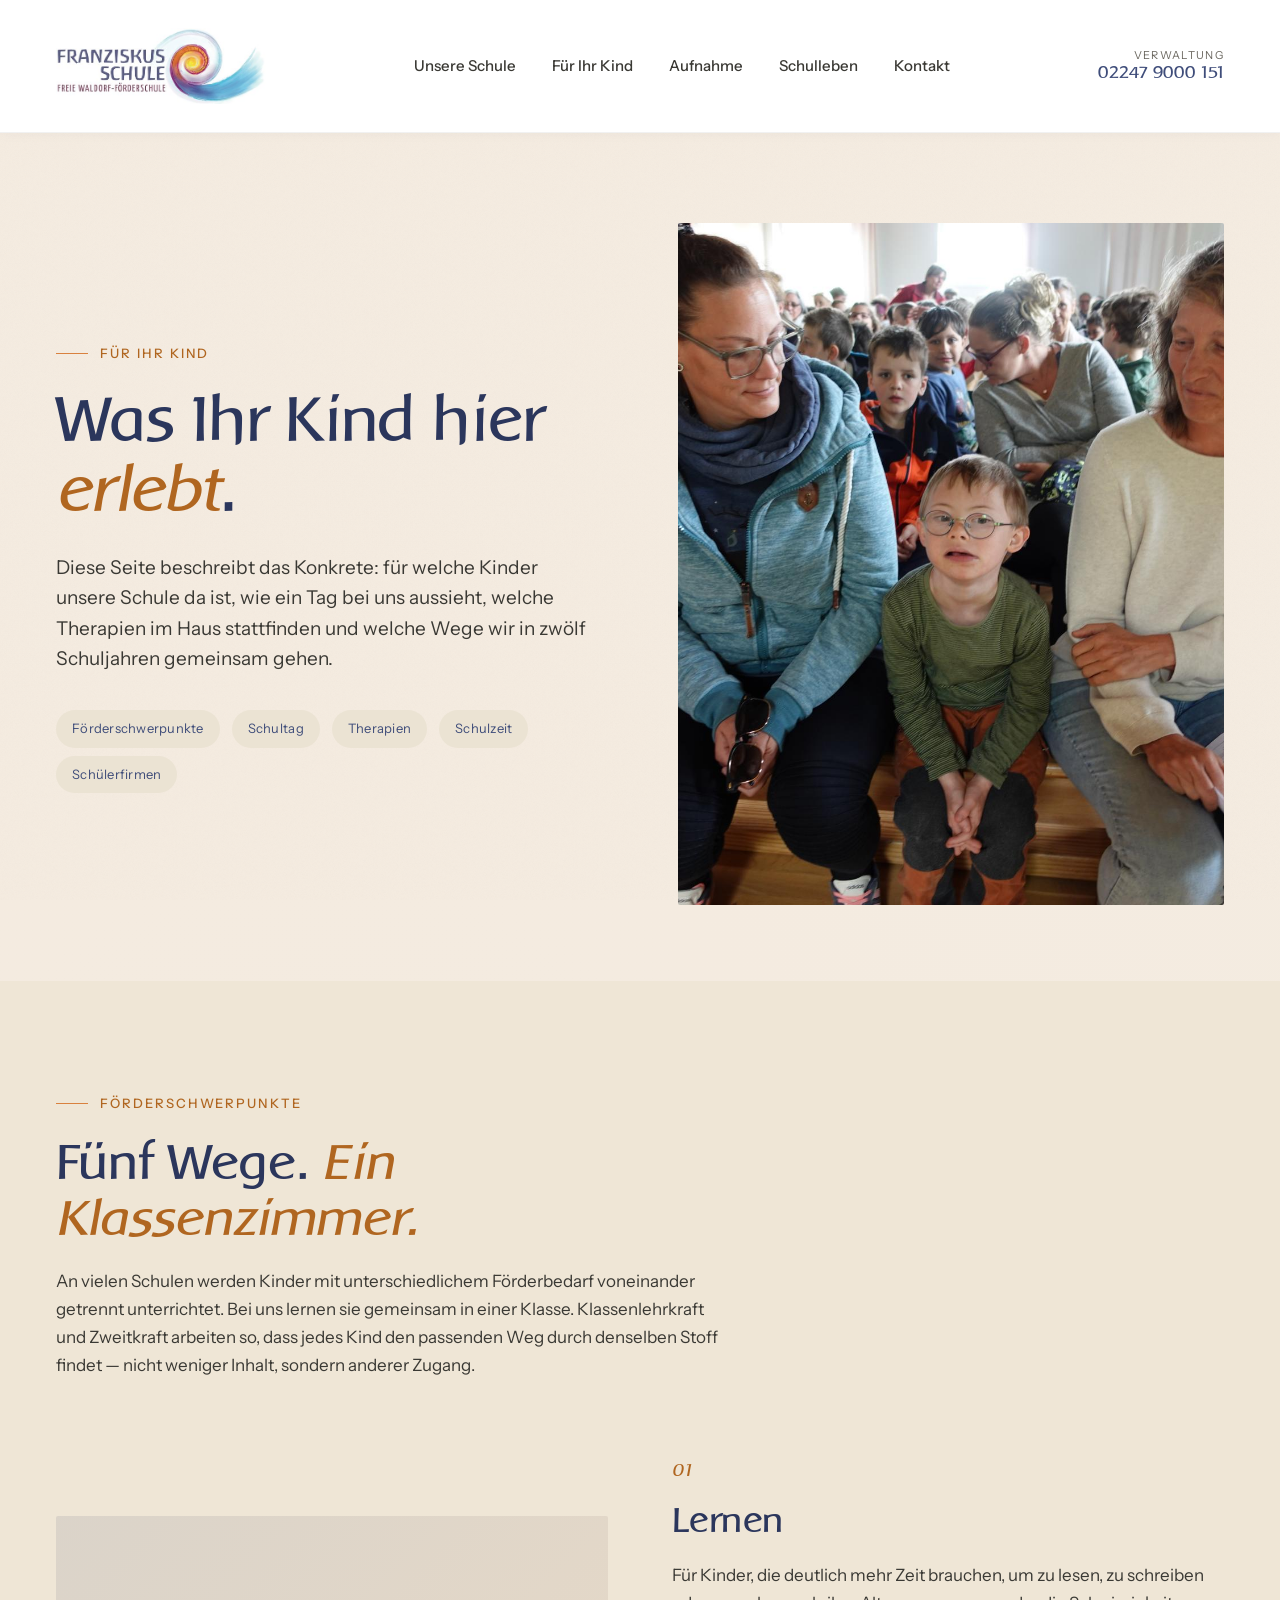
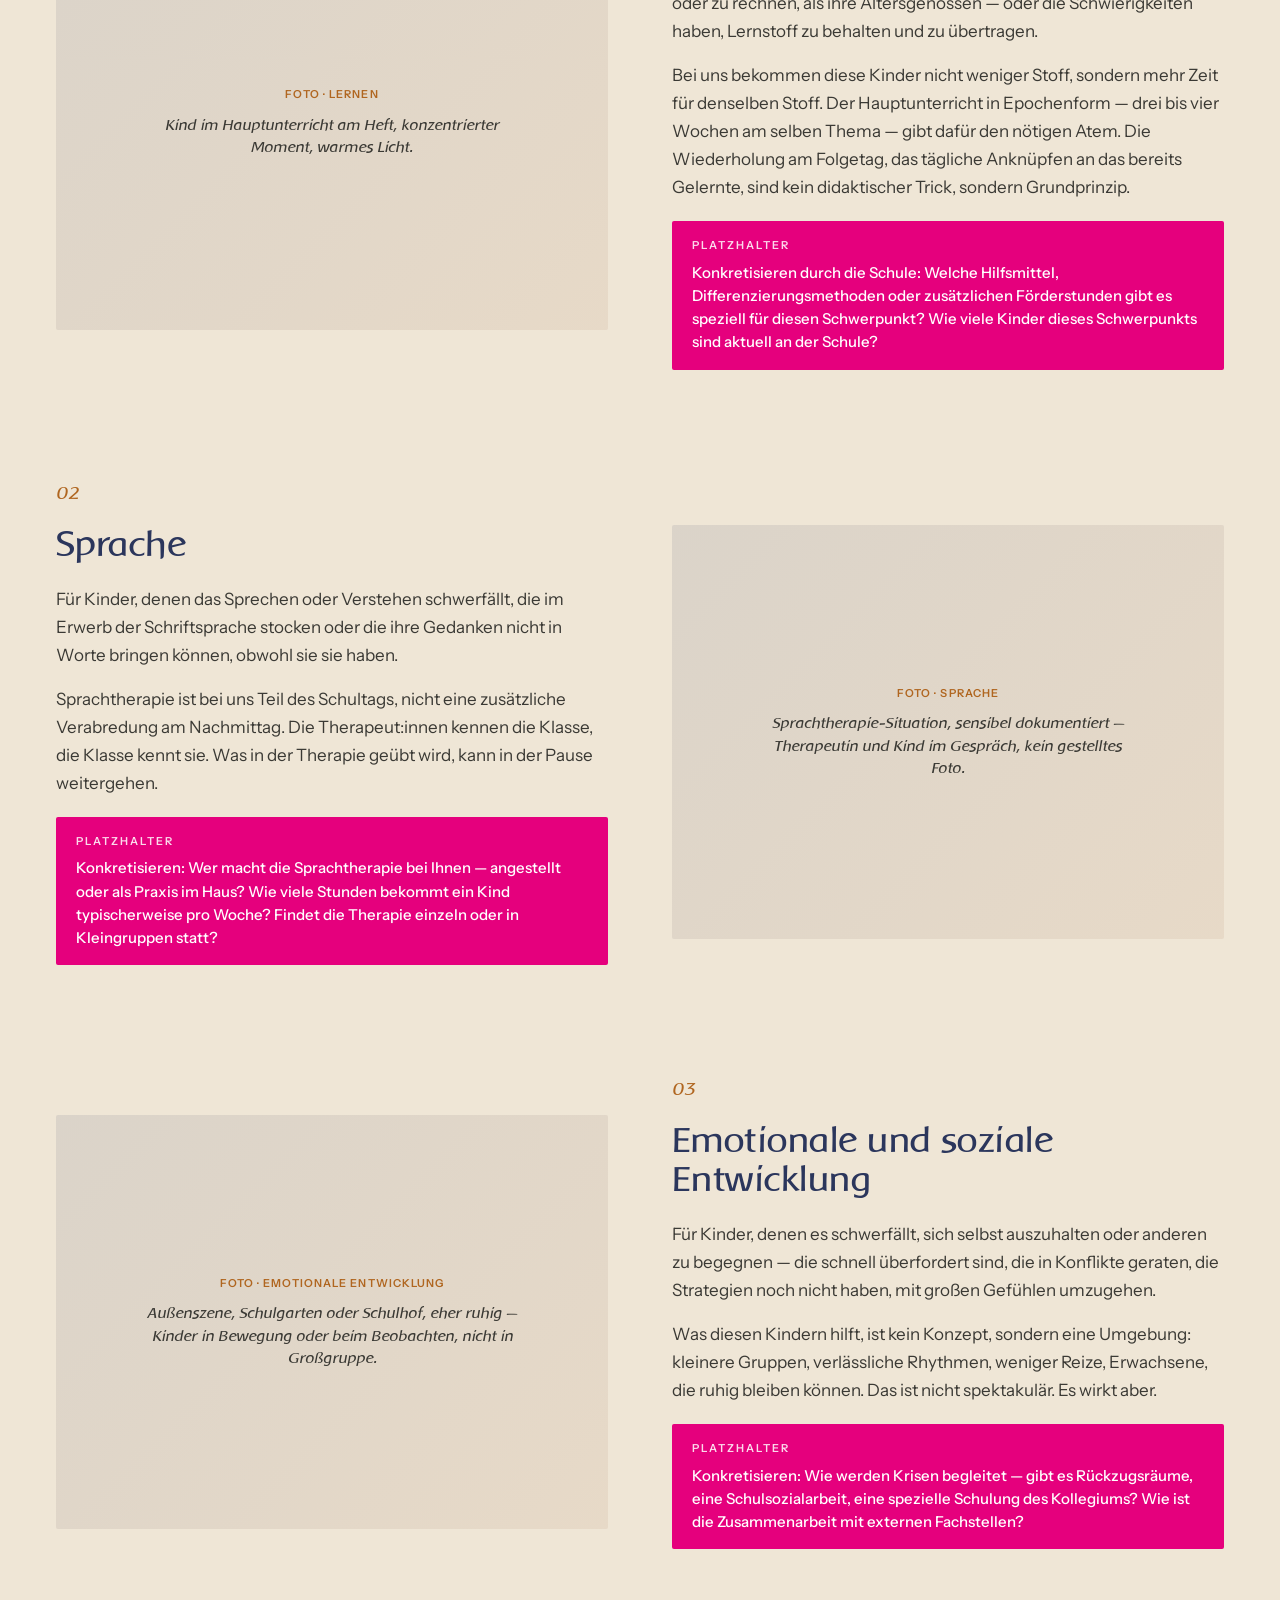
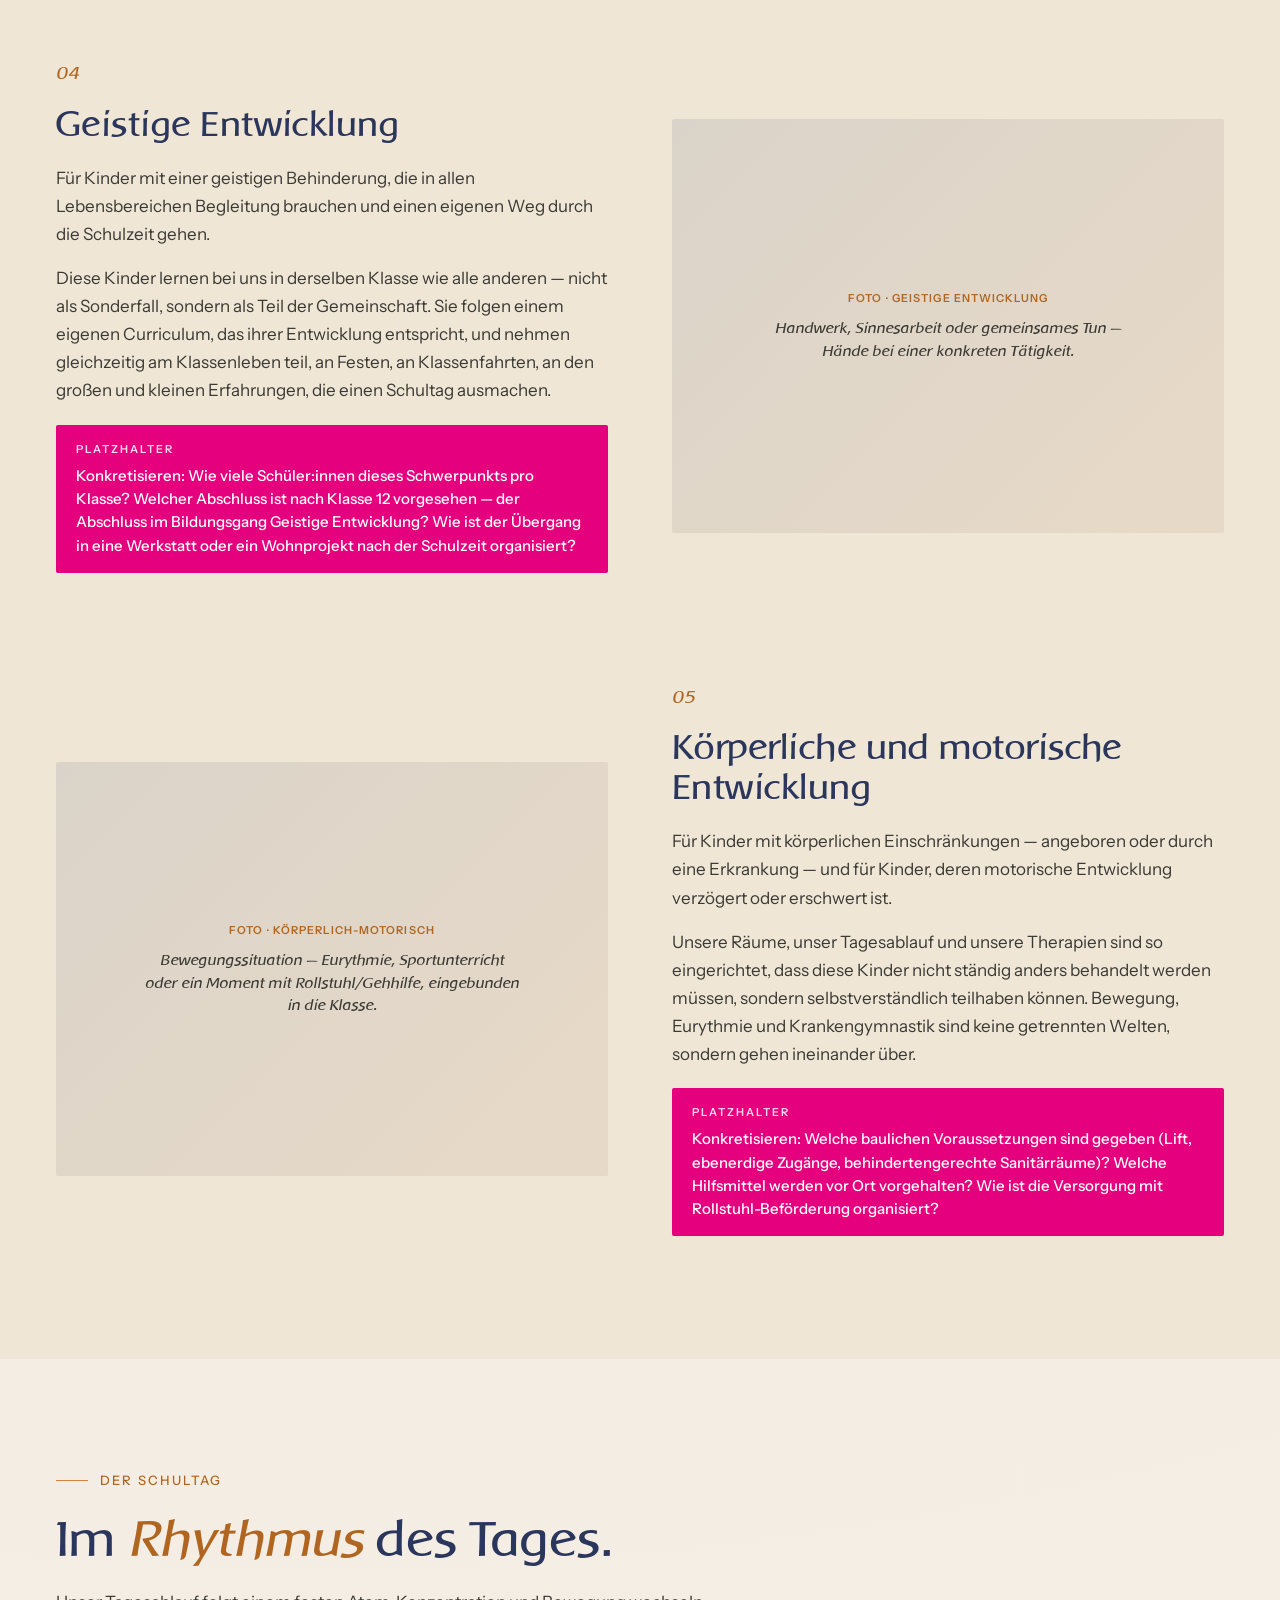
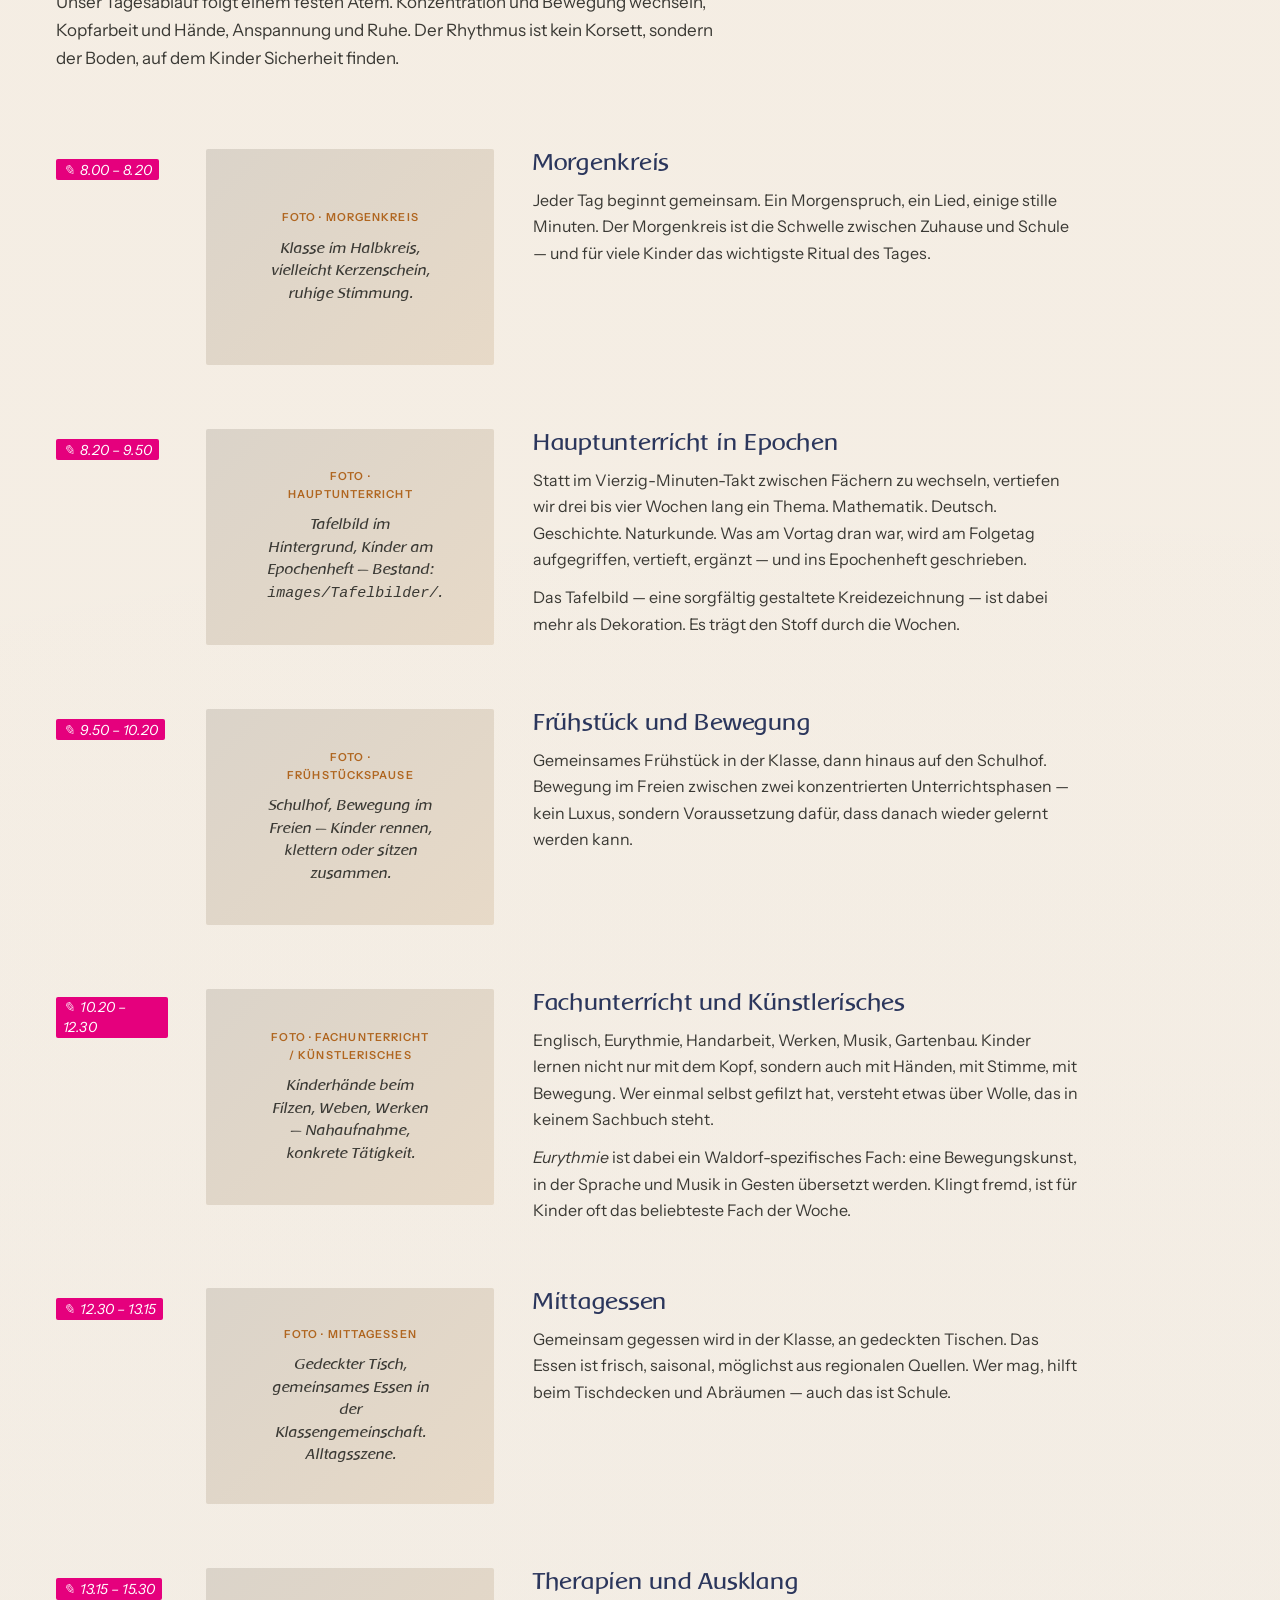
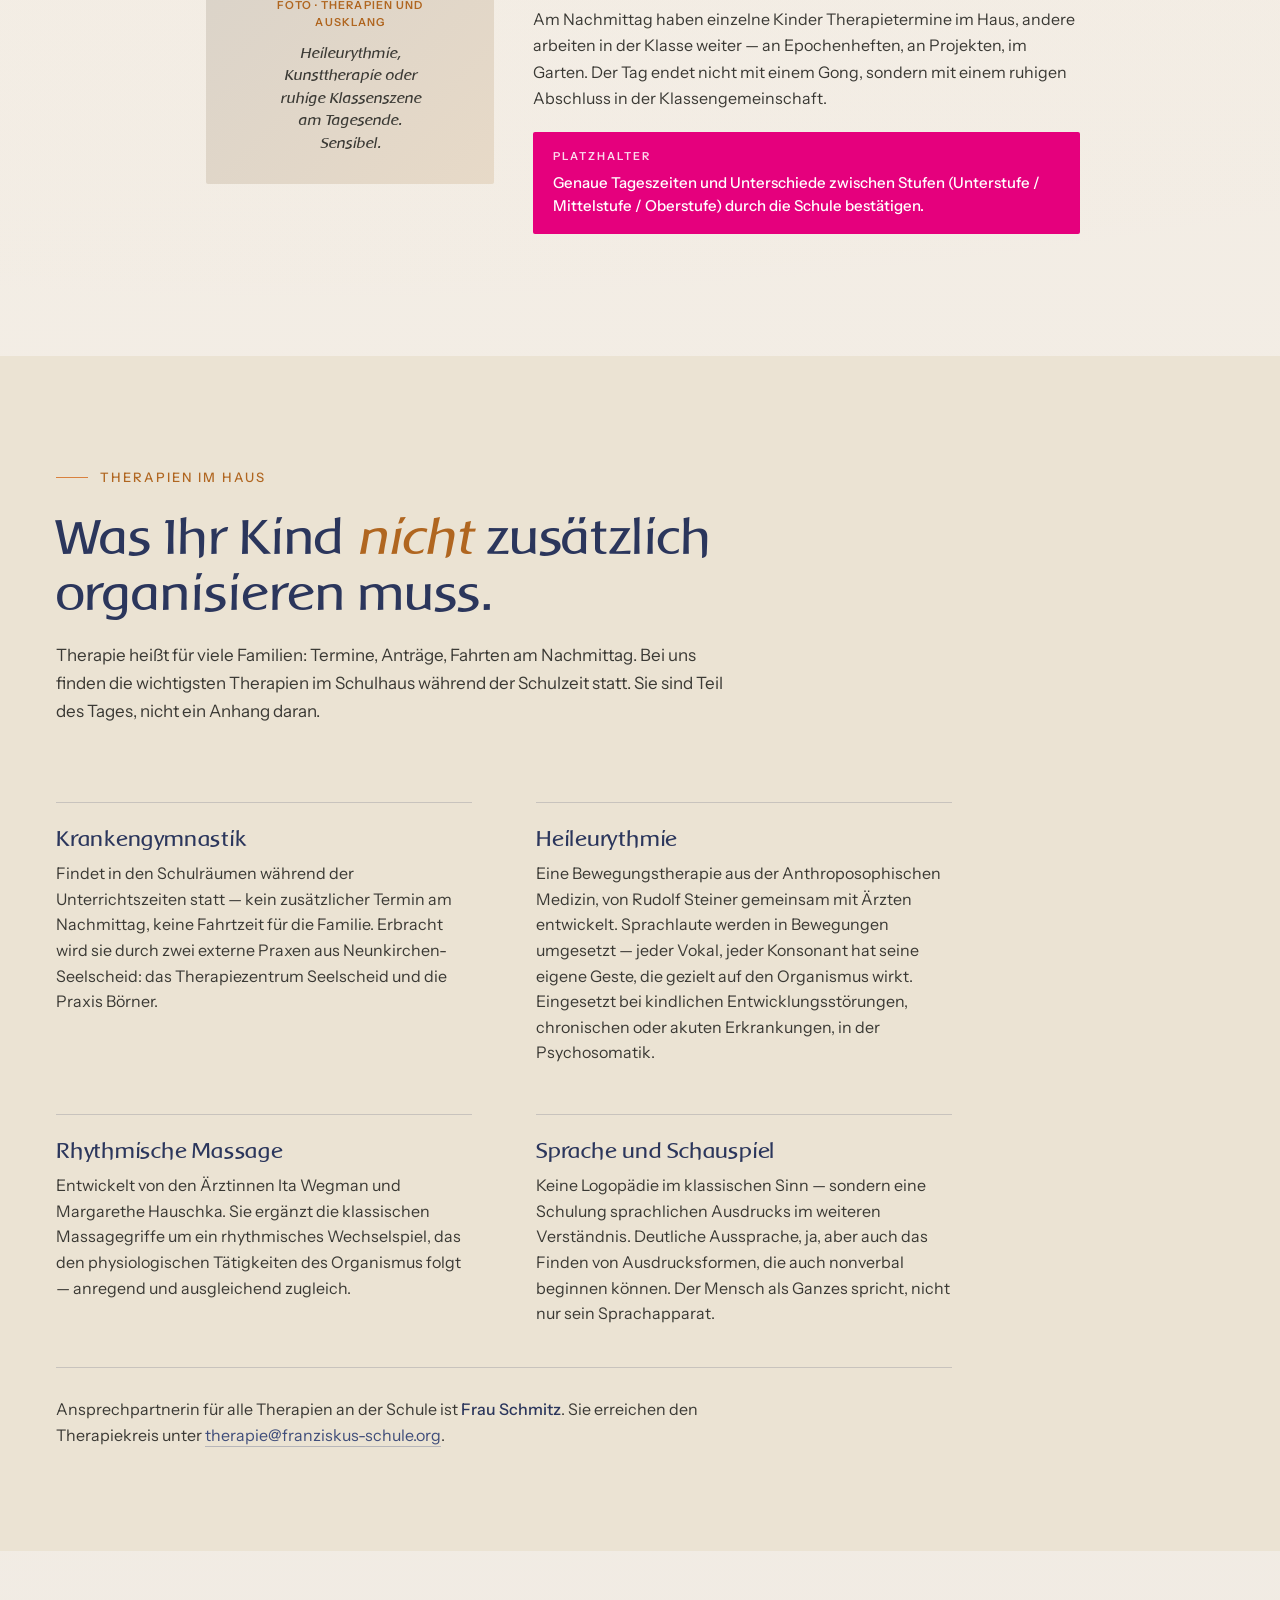
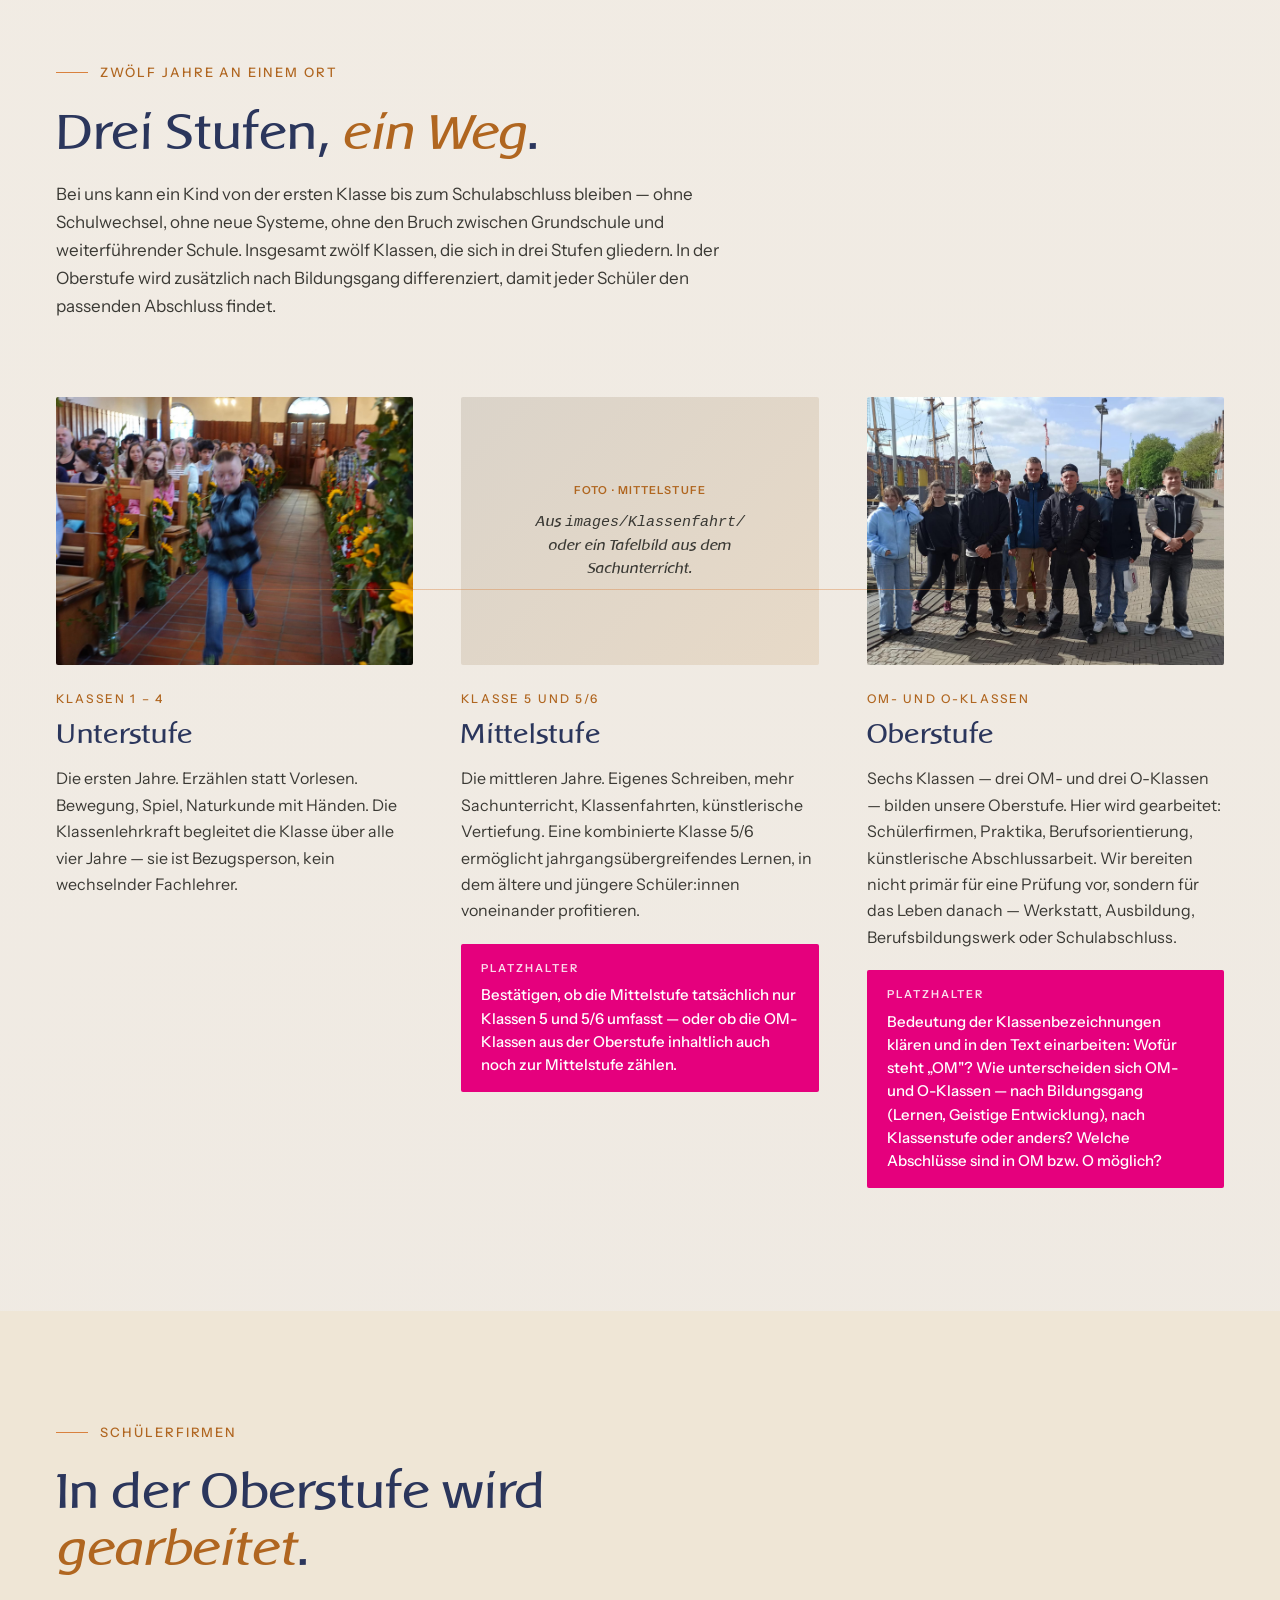
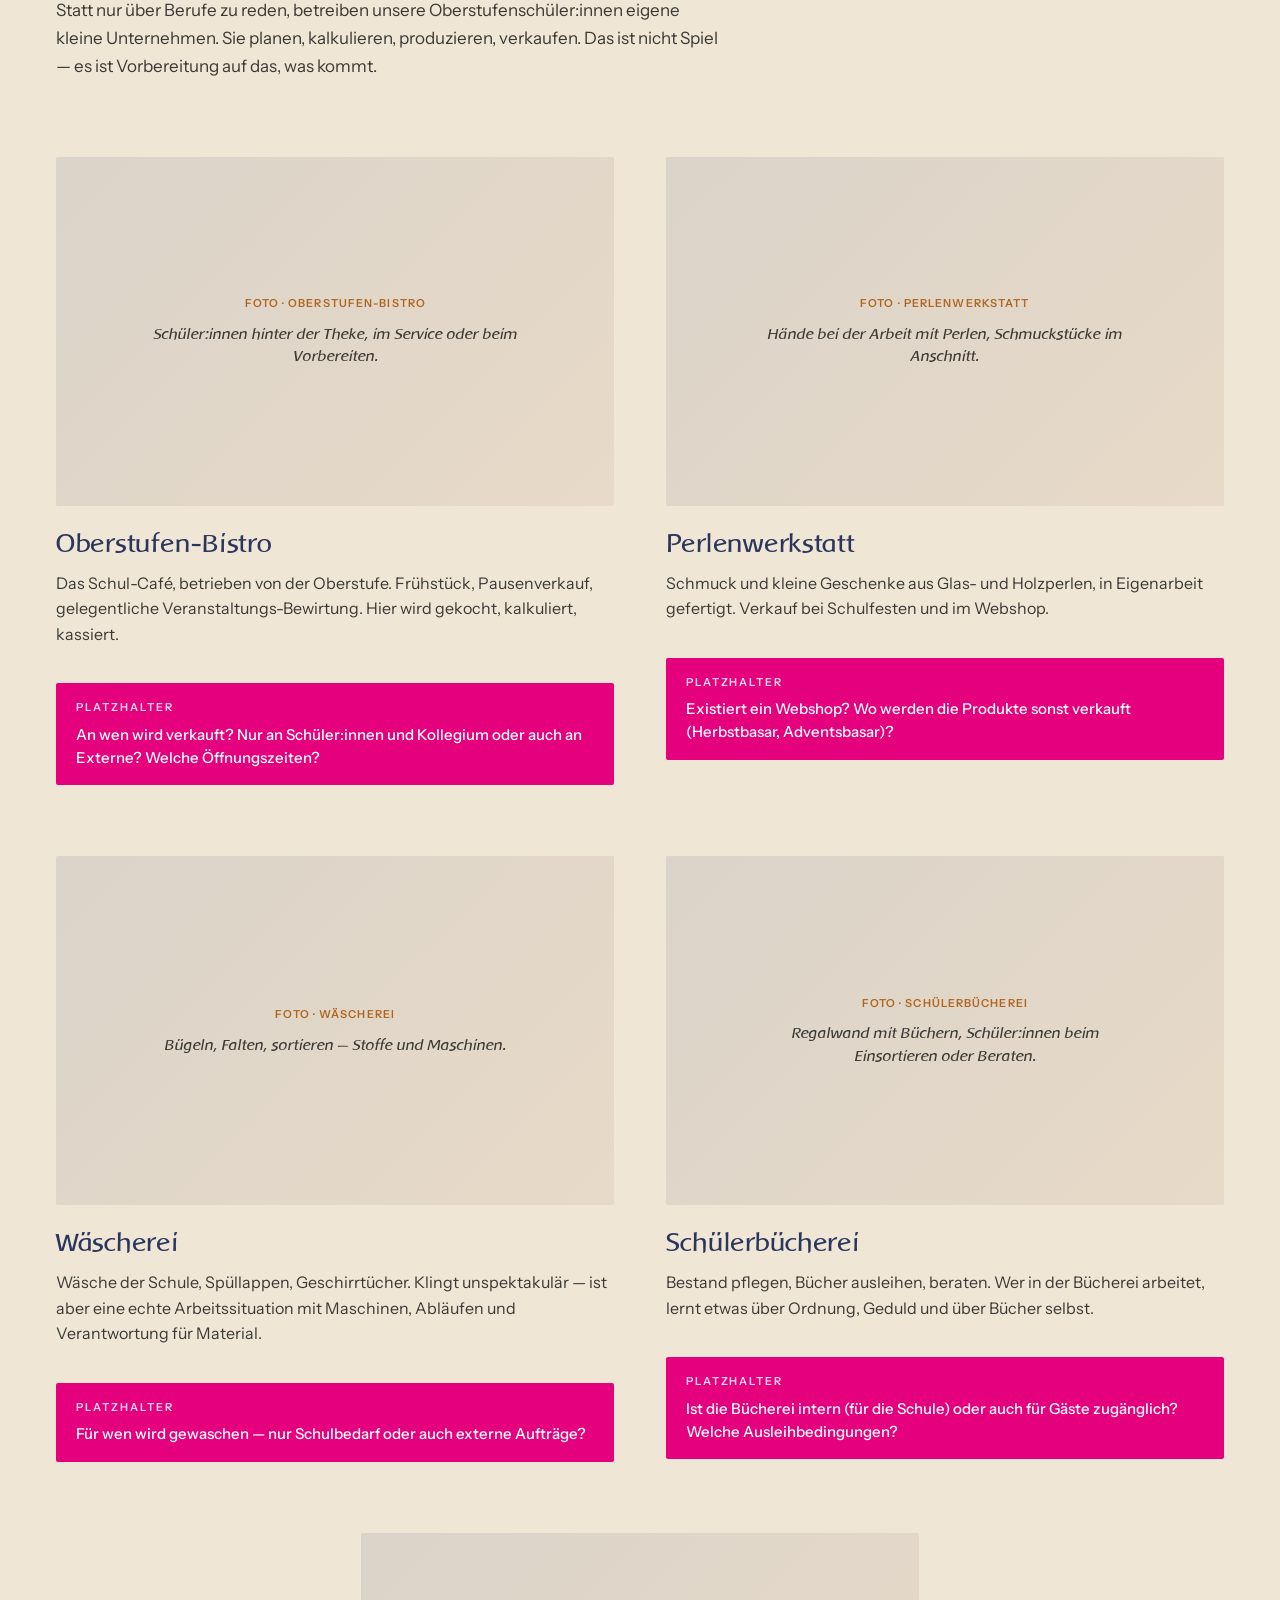
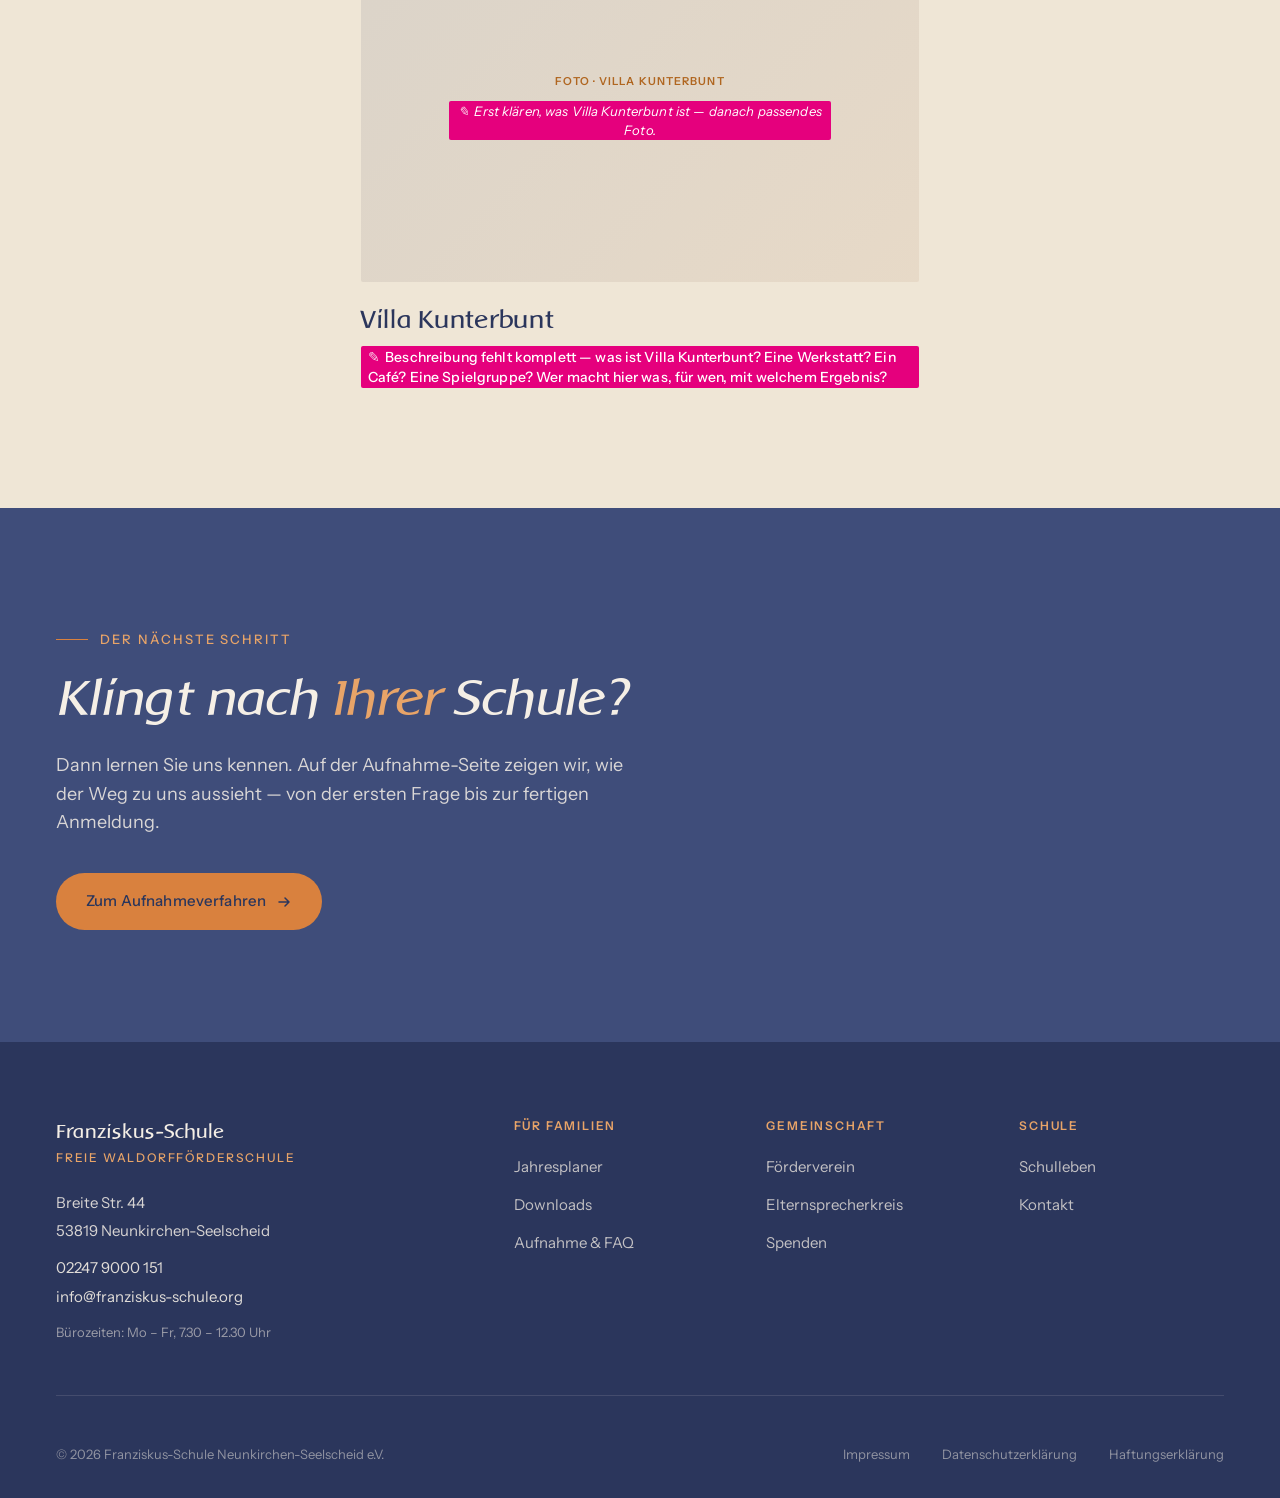
<file: pages/fuer-ihr-kind.html>
<!DOCTYPE html>
<html lang="de">
<head>
  <meta charset="UTF-8">
  <meta name="viewport" content="width=device-width, initial-scale=1.0">
  <title>Für Ihr Kind – Franziskus-Schule</title>
  <meta name="description" content="Für welche Kinder unsere Schule da ist, wie ein Tag bei uns aussieht, welche Therapien im Haus stattfinden und welche Wege wir in zwölf Schuljahren gemeinsam gehen.">

  <link rel="icon" href="../favicon.svg" type="image/svg+xml">
  <link rel="apple-touch-icon" href="../images/logo.jpg">
  <meta name="theme-color" content="#3F4D7A">

  <meta property="og:type" content="website">
  <meta property="og:site_name" content="Franziskus-Schule">
  <meta property="og:locale" content="de_DE">
  <meta property="og:title" content="Für Ihr Kind – Franziskus-Schule">
  <meta property="og:description" content="Für welche Kinder unsere Schule da ist, wie ein Tag bei uns aussieht, welche Therapien im Haus stattfinden und welche Wege wir in zwölf Schuljahren gemeinsam gehen.">
  <meta property="og:url" content="https://janbettermann.github.io/Franziskus-Schule/pages/fuer-ihr-kind.html">
  <meta property="og:image" content="https://janbettermann.github.io/Franziskus-Schule/images/Johanni%20Fest/waldorf-johanni-fest-foerderschule-11.jpg">
  <meta property="og:image:alt" content="Schulgemeinschaft beim Johanni-Fest: Kinder und Erwachsene bilden mit erhobenen Händen ein Tor, durch das ein Junge im Rollstuhl fährt.">
  <meta name="twitter:card" content="summary_large_image">

  <link rel="stylesheet" href="../styles.css">
  <script src="../scripts.js" defer></script>
</head>
<body>

  <!-- ========== HEADER ========== -->
  <header class="site-header">
    <div class="container header-inner">
      <a href="../index.html" class="logo-link" aria-label="Franziskus-Schule – Startseite">
        <img src="../images/logo.jpg" alt="Franziskus-Schule – Freie Waldorf-Förderschule" class="logo-image">
      </a>

      <nav class="main-nav">
        <a href="../index.html">Unsere Schule</a>
        <a href="fuer-ihr-kind.html">Für Ihr Kind</a>
        <a href="aufnahme.html">Aufnahme</a>
        <a href="schulleben.html">Schulleben</a>
        <a href="kontakt.html">Kontakt</a>
      </nav>

      <div class="header-phone">
        <span class="label">Verwaltung</span>
        <a href="tel:+4922479000151" class="number">02247 9000 151</a>
      </div>

      <button class="mobile-toggle" aria-label="Menü öffnen">
        <span></span>
        <span></span>
        <span></span>
      </button>
    </div>
  </header>

  <main>

    <!-- ========== SEITENKOPF MIT HERO-BILD ========== -->
    <section class="page-header page-header-image">
      <div class="container">
        <div class="page-header-grid">
          <div class="page-header-content">
            <div class="eyebrow">Für Ihr Kind</div>
            <h1>Was Ihr Kind hier <em>erlebt</em>.</h1>
            <p class="page-lead">Diese Seite beschreibt das Konkrete: für welche Kinder unsere Schule da ist, wie ein Tag bei uns aussieht, welche Therapien im Haus stattfinden und welche Wege wir in zwölf Schuljahren gemeinsam gehen.</p>

            <nav class="page-anchors" aria-label="Auf dieser Seite">
              <a href="#foerderschwerpunkte">Förderschwerpunkte</a>
              <a href="#schultag">Schultag</a>
              <a href="#therapien">Therapien</a>
              <a href="#stufen">Schulzeit</a>
              <a href="#schuelerfirmen">Schülerfirmen</a>
            </nav>
          </div>

          <div class="page-header-visual">
            <div class="page-hero-image">
              <img src="../images/Schulfeier/waldorf-rhein-sieg-schulfeier-2.jpg" alt="Bei einer Schulfeier sitzt ein Junge auf einer Bank zwischen zwei Erwachsenen, ringsum Kinder und Eltern im vollbesetzten Saal.">
            </div>
          </div>
        </div>
      </div>
    </section>

    <!-- ========== FÖRDERSCHWERPUNKTE ========== -->
    <section class="foerder-detail" id="foerderschwerpunkte">
      <div class="container">
        <div class="section-header">
          <div class="eyebrow">Förderschwerpunkte</div>
          <h2>Fünf Wege. <em>Ein Klassenzimmer.</em></h2>
          <p>An vielen Schulen werden Kinder mit unterschiedlichem Förderbedarf voneinander getrennt unterrichtet. Bei uns lernen sie gemeinsam in einer Klasse. Klassenlehrkraft und Zweitkraft arbeiten so, dass jedes Kind den passenden Weg durch denselben Stoff findet — nicht weniger Inhalt, sondern anderer Zugang.</p>
        </div>

        <div class="foerder-rows">

          <article class="foerder-row">
            <div class="foerder-row-image">
              <div class="placeholder">
                <div class="placeholder-label">Foto · Lernen</div>
                <div class="placeholder-description">Kind im Hauptunterricht am Heft, konzentrierter Moment, warmes Licht.</div>
              </div>
            </div>
            <div class="foerder-row-content">
              <span class="foerder-row-number">01</span>
              <h3>Lernen</h3>
              <p>Für Kinder, die deutlich mehr Zeit brauchen, um zu lesen, zu schreiben oder zu rechnen, als ihre Altersgenossen — oder die Schwierigkeiten haben, Lernstoff zu behalten und zu übertragen.</p>
              <p>Bei uns bekommen diese Kinder nicht weniger Stoff, sondern mehr Zeit für denselben Stoff. Der Hauptunterricht in Epochenform — drei bis vier Wochen am selben Thema — gibt dafür den nötigen Atem. Die Wiederholung am Folgetag, das tägliche Anknüpfen an das bereits Gelernte, sind kein didaktischer Trick, sondern Grundprinzip.</p>
              <div class="todo-block">Konkretisieren durch die Schule: Welche Hilfsmittel, Differenzierungsmethoden oder zusätzlichen Förderstunden gibt es speziell für diesen Schwerpunkt? Wie viele Kinder dieses Schwerpunkts sind aktuell an der Schule?</div>
            </div>
          </article>

          <article class="foerder-row reverse">
            <div class="foerder-row-image">
              <div class="placeholder">
                <div class="placeholder-label">Foto · Sprache</div>
                <div class="placeholder-description">Sprachtherapie-Situation, sensibel dokumentiert — Therapeutin und Kind im Gespräch, kein gestelltes Foto.</div>
              </div>
            </div>
            <div class="foerder-row-content">
              <span class="foerder-row-number">02</span>
              <h3>Sprache</h3>
              <p>Für Kinder, denen das Sprechen oder Verstehen schwerfällt, die im Erwerb der Schriftsprache stocken oder die ihre Gedanken nicht in Worte bringen können, obwohl sie sie haben.</p>
              <p>Sprachtherapie ist bei uns Teil des Schultags, nicht eine zusätzliche Verabredung am Nachmittag. Die Therapeut:innen kennen die Klasse, die Klasse kennt sie. Was in der Therapie geübt wird, kann in der Pause weitergehen.</p>
              <div class="todo-block">Konkretisieren: Wer macht die Sprachtherapie bei Ihnen — angestellt oder als Praxis im Haus? Wie viele Stunden bekommt ein Kind typischerweise pro Woche? Findet die Therapie einzeln oder in Kleingruppen statt?</div>
            </div>
          </article>

          <article class="foerder-row">
            <div class="foerder-row-image">
              <div class="placeholder">
                <div class="placeholder-label">Foto · Emotionale Entwicklung</div>
                <div class="placeholder-description">Außenszene, Schulgarten oder Schulhof, eher ruhig — Kinder in Bewegung oder beim Beobachten, nicht in Großgruppe.</div>
              </div>
            </div>
            <div class="foerder-row-content">
              <span class="foerder-row-number">03</span>
              <h3>Emotionale und soziale Entwicklung</h3>
              <p>Für Kinder, denen es schwerfällt, sich selbst auszuhalten oder anderen zu begegnen — die schnell überfordert sind, die in Konflikte geraten, die Strategien noch nicht haben, mit großen Gefühlen umzugehen.</p>
              <p>Was diesen Kindern hilft, ist kein Konzept, sondern eine Umgebung: kleinere Gruppen, verlässliche Rhythmen, weniger Reize, Erwachsene, die ruhig bleiben können. Das ist nicht spektakulär. Es wirkt aber.</p>
              <div class="todo-block">Konkretisieren: Wie werden Krisen begleitet — gibt es Rückzugsräume, eine Schulsozialarbeit, eine spezielle Schulung des Kollegiums? Wie ist die Zusammenarbeit mit externen Fachstellen?</div>
            </div>
          </article>

          <article class="foerder-row reverse">
            <div class="foerder-row-image">
              <div class="placeholder">
                <div class="placeholder-label">Foto · Geistige Entwicklung</div>
                <div class="placeholder-description">Handwerk, Sinnesarbeit oder gemeinsames Tun — Hände bei einer konkreten Tätigkeit.</div>
              </div>
            </div>
            <div class="foerder-row-content">
              <span class="foerder-row-number">04</span>
              <h3>Geistige Entwicklung</h3>
              <p>Für Kinder mit einer geistigen Behinderung, die in allen Lebensbereichen Begleitung brauchen und einen eigenen Weg durch die Schulzeit gehen.</p>
              <p>Diese Kinder lernen bei uns in derselben Klasse wie alle anderen — nicht als Sonderfall, sondern als Teil der Gemeinschaft. Sie folgen einem eigenen Curriculum, das ihrer Entwicklung entspricht, und nehmen gleichzeitig am Klassenleben teil, an Festen, an Klassenfahrten, an den großen und kleinen Erfahrungen, die einen Schultag ausmachen.</p>
              <div class="todo-block">Konkretisieren: Wie viele Schüler:innen dieses Schwerpunkts pro Klasse? Welcher Abschluss ist nach Klasse 12 vorgesehen — der Abschluss im Bildungsgang Geistige Entwicklung? Wie ist der Übergang in eine Werkstatt oder ein Wohnprojekt nach der Schulzeit organisiert?</div>
            </div>
          </article>

          <article class="foerder-row">
            <div class="foerder-row-image">
              <div class="placeholder">
                <div class="placeholder-label">Foto · Körperlich-motorisch</div>
                <div class="placeholder-description">Bewegungssituation — Eurythmie, Sportunterricht oder ein Moment mit Rollstuhl/Gehhilfe, eingebunden in die Klasse.</div>
              </div>
            </div>
            <div class="foerder-row-content">
              <span class="foerder-row-number">05</span>
              <h3>Körperliche und motorische Entwicklung</h3>
              <p>Für Kinder mit körperlichen Einschränkungen — angeboren oder durch eine Erkrankung — und für Kinder, deren motorische Entwicklung verzögert oder erschwert ist.</p>
              <p>Unsere Räume, unser Tagesablauf und unsere Therapien sind so eingerichtet, dass diese Kinder nicht ständig anders behandelt werden müssen, sondern selbstverständlich teilhaben können. Bewegung, Eurythmie und Krankengymnastik sind keine getrennten Welten, sondern gehen ineinander über.</p>
              <div class="todo-block">Konkretisieren: Welche baulichen Voraussetzungen sind gegeben (Lift, ebenerdige Zugänge, behindertengerechte Sanitärräume)? Welche Hilfsmittel werden vor Ort vorgehalten? Wie ist die Versorgung mit Rollstuhl-Beförderung organisiert?</div>
            </div>
          </article>

        </div>
      </div>
    </section>

    <!-- ========== SCHULTAG IM RHYTHMUS ========== -->
    <section class="schultag-detail" id="schultag">
      <div class="container">
        <div class="section-header">
          <div class="eyebrow">Der Schultag</div>
          <h2>Im <em>Rhythmus</em> des Tages.</h2>
          <p>Unser Tagesablauf folgt einem festen Atem. Konzentration und Bewegung wechseln, Kopfarbeit und Hände, Anspannung und Ruhe. Der Rhythmus ist kein Korsett, sondern der Boden, auf dem Kinder Sicherheit finden.</p>
        </div>

        <div class="tag-stations">

          <article class="tag-station">
            <div class="tag-station-zeit"><span class="todo">8.00 – 8.20</span></div>
            <div class="tag-station-image">
              <div class="placeholder">
                <div class="placeholder-label">Foto · Morgenkreis</div>
                <div class="placeholder-description">Klasse im Halbkreis, vielleicht Kerzenschein, ruhige Stimmung.</div>
              </div>
            </div>
            <div class="tag-station-content">
              <h3>Morgenkreis</h3>
              <p>Jeder Tag beginnt gemeinsam. Ein Morgenspruch, ein Lied, einige stille Minuten. Der Morgenkreis ist die Schwelle zwischen Zuhause und Schule — und für viele Kinder das wichtigste Ritual des Tages.</p>
            </div>
          </article>

          <article class="tag-station">
            <div class="tag-station-zeit"><span class="todo">8.20 – 9.50</span></div>
            <div class="tag-station-image">
              <div class="placeholder">
                <div class="placeholder-label">Foto · Hauptunterricht</div>
                <div class="placeholder-description">Tafelbild im Hintergrund, Kinder am Epochenheft — Bestand: <code>images/Tafelbilder/</code>.</div>
              </div>
            </div>
            <div class="tag-station-content">
              <h3>Hauptunterricht in Epochen</h3>
              <p>Statt im Vierzig-Minuten-Takt zwischen Fächern zu wechseln, vertiefen wir drei bis vier Wochen lang ein Thema. Mathematik. Deutsch. Geschichte. Naturkunde. Was am Vortag dran war, wird am Folgetag aufgegriffen, vertieft, ergänzt — und ins Epochenheft geschrieben.</p>
              <p>Das Tafelbild — eine sorgfältig gestaltete Kreidezeichnung — ist dabei mehr als Dekoration. Es trägt den Stoff durch die Wochen.</p>
            </div>
          </article>

          <article class="tag-station">
            <div class="tag-station-zeit"><span class="todo">9.50 – 10.20</span></div>
            <div class="tag-station-image">
              <div class="placeholder">
                <div class="placeholder-label">Foto · Frühstückspause</div>
                <div class="placeholder-description">Schulhof, Bewegung im Freien — Kinder rennen, klettern oder sitzen zusammen.</div>
              </div>
            </div>
            <div class="tag-station-content">
              <h3>Frühstück und Bewegung</h3>
              <p>Gemeinsames Frühstück in der Klasse, dann hinaus auf den Schulhof. Bewegung im Freien zwischen zwei konzentrierten Unterrichtsphasen — kein Luxus, sondern Voraussetzung dafür, dass danach wieder gelernt werden kann.</p>
            </div>
          </article>

          <article class="tag-station">
            <div class="tag-station-zeit"><span class="todo">10.20 – 12.30</span></div>
            <div class="tag-station-image">
              <div class="placeholder">
                <div class="placeholder-label">Foto · Fachunterricht / Künstlerisches</div>
                <div class="placeholder-description">Kinderhände beim Filzen, Weben, Werken — Nahaufnahme, konkrete Tätigkeit.</div>
              </div>
            </div>
            <div class="tag-station-content">
              <h3>Fachunterricht und Künstlerisches</h3>
              <p>Englisch, Eurythmie, Handarbeit, Werken, Musik, Gartenbau. Kinder lernen nicht nur mit dem Kopf, sondern auch mit Händen, mit Stimme, mit Bewegung. Wer einmal selbst gefilzt hat, versteht etwas über Wolle, das in keinem Sachbuch steht.</p>
              <p><em>Eurythmie</em> ist dabei ein Waldorf-spezifisches Fach: eine Bewegungskunst, in der Sprache und Musik in Gesten übersetzt werden. Klingt fremd, ist für Kinder oft das beliebteste Fach der Woche.</p>
            </div>
          </article>

          <article class="tag-station">
            <div class="tag-station-zeit"><span class="todo">12.30 – 13.15</span></div>
            <div class="tag-station-image">
              <div class="placeholder">
                <div class="placeholder-label">Foto · Mittagessen</div>
                <div class="placeholder-description">Gedeckter Tisch, gemeinsames Essen in der Klassengemeinschaft. Alltagsszene.</div>
              </div>
            </div>
            <div class="tag-station-content">
              <h3>Mittagessen</h3>
              <p>Gemeinsam gegessen wird in der Klasse, an gedeckten Tischen. Das Essen ist frisch, saisonal, möglichst aus regionalen Quellen. Wer mag, hilft beim Tischdecken und Abräumen — auch das ist Schule.</p>
            </div>
          </article>

          <article class="tag-station">
            <div class="tag-station-zeit"><span class="todo">13.15 – 15.30</span></div>
            <div class="tag-station-image">
              <div class="placeholder">
                <div class="placeholder-label">Foto · Therapien und Ausklang</div>
                <div class="placeholder-description">Heileurythmie, Kunsttherapie oder ruhige Klassenszene am Tagesende. Sensibel.</div>
              </div>
            </div>
            <div class="tag-station-content">
              <h3>Therapien und Ausklang</h3>
              <p>Am Nachmittag haben einzelne Kinder Therapietermine im Haus, andere arbeiten in der Klasse weiter — an Epochenheften, an Projekten, im Garten. Der Tag endet nicht mit einem Gong, sondern mit einem ruhigen Abschluss in der Klassengemeinschaft.</p>
              <div class="todo-block">Genaue Tageszeiten und Unterschiede zwischen Stufen (Unterstufe / Mittelstufe / Oberstufe) durch die Schule bestätigen.</div>
            </div>
          </article>

        </div>
      </div>
    </section>

    <!-- ========== THERAPIEN IM HAUS ========== -->
    <section class="therapien" id="therapien">
      <div class="container">
        <div class="section-header">
          <div class="eyebrow">Therapien im Haus</div>
          <h2>Was Ihr Kind <em>nicht</em> zusätzlich organisieren muss.</h2>
          <p>Therapie heißt für viele Familien: Termine, Anträge, Fahrten am Nachmittag. Bei uns finden die wichtigsten Therapien im Schulhaus während der Schulzeit statt. Sie sind Teil des Tages, nicht ein Anhang daran.</p>
        </div>

        <ul class="therapie-list">
          <li class="therapie">
            <h3>Krankengymnastik</h3>
            <p>Findet in den Schulräumen während der Unterrichtszeiten statt — kein zusätzlicher Termin am Nachmittag, keine Fahrtzeit für die Familie. Erbracht wird sie durch zwei externe Praxen aus Neunkirchen-Seelscheid: das Therapiezentrum Seelscheid und die Praxis Börner.</p>
          </li>

          <li class="therapie">
            <h3>Heileurythmie</h3>
            <p>Eine Bewegungstherapie aus der Anthroposophischen Medizin, von Rudolf Steiner gemeinsam mit Ärzten entwickelt. Sprachlaute werden in Bewegungen umgesetzt — jeder Vokal, jeder Konsonant hat seine eigene Geste, die gezielt auf den Organismus wirkt. Eingesetzt bei kindlichen Entwicklungsstörungen, chronischen oder akuten Erkrankungen, in der Psychosomatik.</p>
          </li>

          <li class="therapie">
            <h3>Rhythmische Massage</h3>
            <p>Entwickelt von den Ärztinnen Ita Wegman und Margarethe Hauschka. Sie ergänzt die klassischen Massagegriffe um ein rhythmisches Wechselspiel, das den physiologischen Tätigkeiten des Organismus folgt — anregend und ausgleichend zugleich.</p>
          </li>

          <li class="therapie">
            <h3>Sprache und Schauspiel</h3>
            <p>Keine Logopädie im klassischen Sinn — sondern eine Schulung sprachlichen Ausdrucks im weiteren Verständnis. Deutliche Aussprache, ja, aber auch das Finden von Ausdrucksformen, die auch nonverbal beginnen können. Der Mensch als Ganzes spricht, nicht nur sein Sprachapparat.</p>
          </li>
        </ul>

        <div class="therapie-kontakt">
          <p>Ansprechpartnerin für alle Therapien an der Schule ist <strong>Frau Schmitz</strong>. Sie erreichen den Therapiekreis unter <a href="mailto:therapie@franziskus-schule.org">therapie@franziskus-schule.org</a>.</p>
        </div>
      </div>
    </section>

    <!-- ========== ZWÖLF JAHRE, DREI STUFEN ========== -->
    <section class="stufen" id="stufen">
      <div class="container">
        <div class="section-header">
          <div class="eyebrow">Zwölf Jahre an einem Ort</div>
          <h2>Drei Stufen, <em>ein Weg</em>.</h2>
          <p>Bei uns kann ein Kind von der ersten Klasse bis zum Schulabschluss bleiben — ohne Schulwechsel, ohne neue Systeme, ohne den Bruch zwischen Grundschule und weiterführender Schule. Insgesamt zwölf Klassen, die sich in drei Stufen gliedern. In der Oberstufe wird zusätzlich nach Bildungsgang differenziert, damit jeder Schüler den passenden Abschluss findet.</p>
        </div>

        <div class="stufen-bogen">

          <article class="stufe">
            <div class="stufe-image">
              <img src="../images/Einschulung/Foerderschule-neukirchen-Einschulung-4.jpg" alt="Ein Schulkind läuft am Einschulungstag den mit Sonnenblumen geschmückten Mittelgang entlang, die versammelte Schulgemeinschaft schaut zu.">
            </div>
            <div class="stufe-klassen">Klassen 1 – 4</div>
            <h3>Unterstufe</h3>
            <p>Die ersten Jahre. Erzählen statt Vorlesen. Bewegung, Spiel, Naturkunde mit Händen. Die Klassenlehrkraft begleitet die Klasse über alle vier Jahre — sie ist Bezugsperson, kein wechselnder Fachlehrer.</p>
          </article>

          <article class="stufe">
            <div class="stufe-image">
              <div class="placeholder">
                <div class="placeholder-label">Foto · Mittelstufe</div>
                <div class="placeholder-description">Aus <code>images/Klassenfahrt/</code> oder ein Tafelbild aus dem Sachunterricht.</div>
              </div>
            </div>
            <div class="stufe-klassen">Klasse 5 und 5/6</div>
            <h3>Mittelstufe</h3>
            <p>Die mittleren Jahre. Eigenes Schreiben, mehr Sachunterricht, Klassenfahrten, künstlerische Vertiefung. Eine kombinierte Klasse 5/6 ermöglicht jahrgangsübergreifendes Lernen, in dem ältere und jüngere Schüler:innen voneinander profitieren.</p>
            <div class="todo-block">Bestätigen, ob die Mittelstufe tatsächlich nur Klassen 5 und 5/6 umfasst — oder ob die OM-Klassen aus der Oberstufe inhaltlich auch noch zur Mittelstufe zählen.</div>
          </article>

          <article class="stufe">
            <div class="stufe-image">
              <img src="../images/Klassenfahrt/foerderschule-rhein-sieg-neunkirchen-klassenfahrt2025-2.jpg" alt="Acht Jugendliche stehen auf einer Klassenfahrt an einer Hafenpromenade, im Hintergrund ein Segelschiff und Backsteinhäuser.">
            </div>
            <div class="stufe-klassen">OM- und O-Klassen</div>
            <h3>Oberstufe</h3>
            <p>Sechs Klassen — drei OM- und drei O-Klassen — bilden unsere Oberstufe. Hier wird gearbeitet: Schülerfirmen, Praktika, Berufsorientierung, künstlerische Abschlussarbeit. Wir bereiten nicht primär für eine Prüfung vor, sondern für das Leben danach — Werkstatt, Ausbildung, Berufsbildungswerk oder Schulabschluss.</p>
            <div class="todo-block">Bedeutung der Klassenbezeichnungen klären und in den Text einarbeiten: Wofür steht „OM"? Wie unterscheiden sich OM- und O-Klassen — nach Bildungsgang (Lernen, Geistige Entwicklung), nach Klassenstufe oder anders? Welche Abschlüsse sind in OM bzw. O möglich?</div>
          </article>

        </div>
      </div>
    </section>

    <!-- ========== SCHÜLERFIRMEN ========== -->
    <section class="schuelerfirmen" id="schuelerfirmen">
      <div class="container">
        <div class="section-header">
          <div class="eyebrow">Schülerfirmen</div>
          <h2>In der Oberstufe wird <em>gearbeitet</em>.</h2>
          <p>Statt nur über Berufe zu reden, betreiben unsere Oberstufenschüler:innen eigene kleine Unternehmen. Sie planen, kalkulieren, produzieren, verkaufen. Das ist nicht Spiel — es ist Vorbereitung auf das, was kommt.</p>
        </div>

        <div class="firmen-grid">

          <article class="firma">
            <div class="firma-image">
              <div class="placeholder">
                <div class="placeholder-label">Foto · Oberstufen-Bistro</div>
                <div class="placeholder-description">Schüler:innen hinter der Theke, im Service oder beim Vorbereiten.</div>
              </div>
            </div>
            <h3>Oberstufen-Bistro</h3>
            <p>Das Schul-Café, betrieben von der Oberstufe. Frühstück, Pausenverkauf, gelegentliche Veranstaltungs-Bewirtung. Hier wird gekocht, kalkuliert, kassiert.</p>
            <div class="todo-block">An wen wird verkauft? Nur an Schüler:innen und Kollegium oder auch an Externe? Welche Öffnungszeiten?</div>
          </article>

          <article class="firma">
            <div class="firma-image">
              <div class="placeholder">
                <div class="placeholder-label">Foto · Perlenwerkstatt</div>
                <div class="placeholder-description">Hände bei der Arbeit mit Perlen, Schmuckstücke im Anschnitt.</div>
              </div>
            </div>
            <h3>Perlenwerkstatt</h3>
            <p>Schmuck und kleine Geschenke aus Glas- und Holzperlen, in Eigenarbeit gefertigt. Verkauf bei Schulfesten und im Webshop.</p>
            <div class="todo-block">Existiert ein Webshop? Wo werden die Produkte sonst verkauft (Herbstbasar, Adventsbasar)?</div>
          </article>

          <article class="firma">
            <div class="firma-image">
              <div class="placeholder">
                <div class="placeholder-label">Foto · Wäscherei</div>
                <div class="placeholder-description">Bügeln, Falten, sortieren — Stoffe und Maschinen.</div>
              </div>
            </div>
            <h3>Wäscherei</h3>
            <p>Wäsche der Schule, Spüllappen, Geschirrtücher. Klingt unspektakulär — ist aber eine echte Arbeitssituation mit Maschinen, Abläufen und Verantwortung für Material.</p>
            <div class="todo-block">Für wen wird gewaschen — nur Schulbedarf oder auch externe Aufträge?</div>
          </article>

          <article class="firma">
            <div class="firma-image">
              <div class="placeholder">
                <div class="placeholder-label">Foto · Schülerbücherei</div>
                <div class="placeholder-description">Regalwand mit Büchern, Schüler:innen beim Einsortieren oder Beraten.</div>
              </div>
            </div>
            <h3>Schülerbücherei</h3>
            <p>Bestand pflegen, Bücher ausleihen, beraten. Wer in der Bücherei arbeitet, lernt etwas über Ordnung, Geduld und über Bücher selbst.</p>
            <div class="todo-block">Ist die Bücherei intern (für die Schule) oder auch für Gäste zugänglich? Welche Ausleihbedingungen?</div>
          </article>

          <article class="firma">
            <div class="firma-image">
              <div class="placeholder">
                <div class="placeholder-label">Foto · Villa Kunterbunt</div>
                <div class="placeholder-description"><span class="todo">Erst klären, was Villa Kunterbunt ist — danach passendes Foto.</span></div>
              </div>
            </div>
            <h3>Villa Kunterbunt</h3>
            <p><span class="todo">Beschreibung fehlt komplett — was ist Villa Kunterbunt? Eine Werkstatt? Ein Café? Eine Spielgruppe? Wer macht hier was, für wen, mit welchem Ergebnis?</span></p>
          </article>

        </div>
      </div>
    </section>

    <!-- ========== ABSCHLUSS / NÄCHSTER SCHRITT ========== -->
    <section class="next-step">
      <div class="container">
        <div class="next-step-inner">
          <div class="eyebrow">Der nächste Schritt</div>
          <h2>Klingt nach <em>Ihrer</em> Schule?</h2>
          <p>Dann lernen Sie uns kennen. Auf der Aufnahme-Seite zeigen wir, wie der Weg zu uns aussieht — von der ersten Frage bis zur fertigen Anmeldung.</p>
          <a href="aufnahme.html" class="btn-primary">
            Zum Aufnahmeverfahren
            <svg width="16" height="16" viewBox="0 0 16 16" fill="none"><path d="M3 8h10M9 4l4 4-4 4" stroke="currentColor" stroke-width="1.5" stroke-linecap="round" stroke-linejoin="round"/></svg>
          </a>
        </div>
      </div>
    </section>

  </main>

  <!-- ========== FOOTER ========== -->
  <footer class="site-footer">
    <div class="container">
      <div class="footer-top">
        <div class="footer-contact">
          <div class="footer-logo">
            Franziskus-Schule<br>
            <span style="font-size: 0.75rem; letter-spacing: 0.15em; text-transform: uppercase; color: var(--amber-soft); font-family: var(--font-body); font-weight: 500;">Freie Waldorfförderschule</span>
          </div>
          <p>Breite Str. 44</p>
          <p>53819 Neunkirchen-Seelscheid</p>
          <p style="margin-top: 0.75rem;"><a href="tel:+4922479000151">02247 9000 151</a></p>
          <p><a href="mailto:info@franziskus-schule.org">info@franziskus-schule.org</a></p>
          <p style="margin-top: 0.75rem; font-size: 0.8125rem; color: rgba(245, 239, 230, 0.55);">Bürozeiten: Mo – Fr, 7.30 – 12.30 Uhr</p>
        </div>

        <div class="footer-col">
          <h4>Für Familien</h4>
          <ul>
            <li><a href="../downloads/jahresplaner.pdf" target="_blank" rel="noopener">Jahresplaner</a></li>
            <li><a href="downloads.html">Downloads</a></li>
            <li><a href="aufnahme.html">Aufnahme &amp; FAQ</a></li>
          </ul>
        </div>

        <div class="footer-col">
          <h4>Gemeinschaft</h4>
          <ul>
            <li><a href="kontakt.html#gremien">Förderverein</a></li>
            <li><a href="kontakt.html#gremien">Elternsprecherkreis</a></li>
            <li><a href="downloads.html#foerderverein">Spenden</a></li>
          </ul>
        </div>

        <div class="footer-col">
          <h4>Schule</h4>
          <ul>
            <li><a href="schulleben.html">Schulleben</a></li>
            <li><a href="kontakt.html">Kontakt</a></li>
          </ul>
        </div>
      </div>

      <div class="footer-bottom">
        <div>© 2026 Franziskus-Schule Neunkirchen-Seelscheid e.V.</div>
        <div class="footer-legal">
          <a href="kontakt.html#rechtliches">Impressum</a>
          <a href="kontakt.html#rechtliches">Datenschutzerklärung</a>
          <a href="kontakt.html#rechtliches">Haftungserklärung</a>
        </div>
      </div>
    </div>
  </footer>

</body>
</html>
</file>
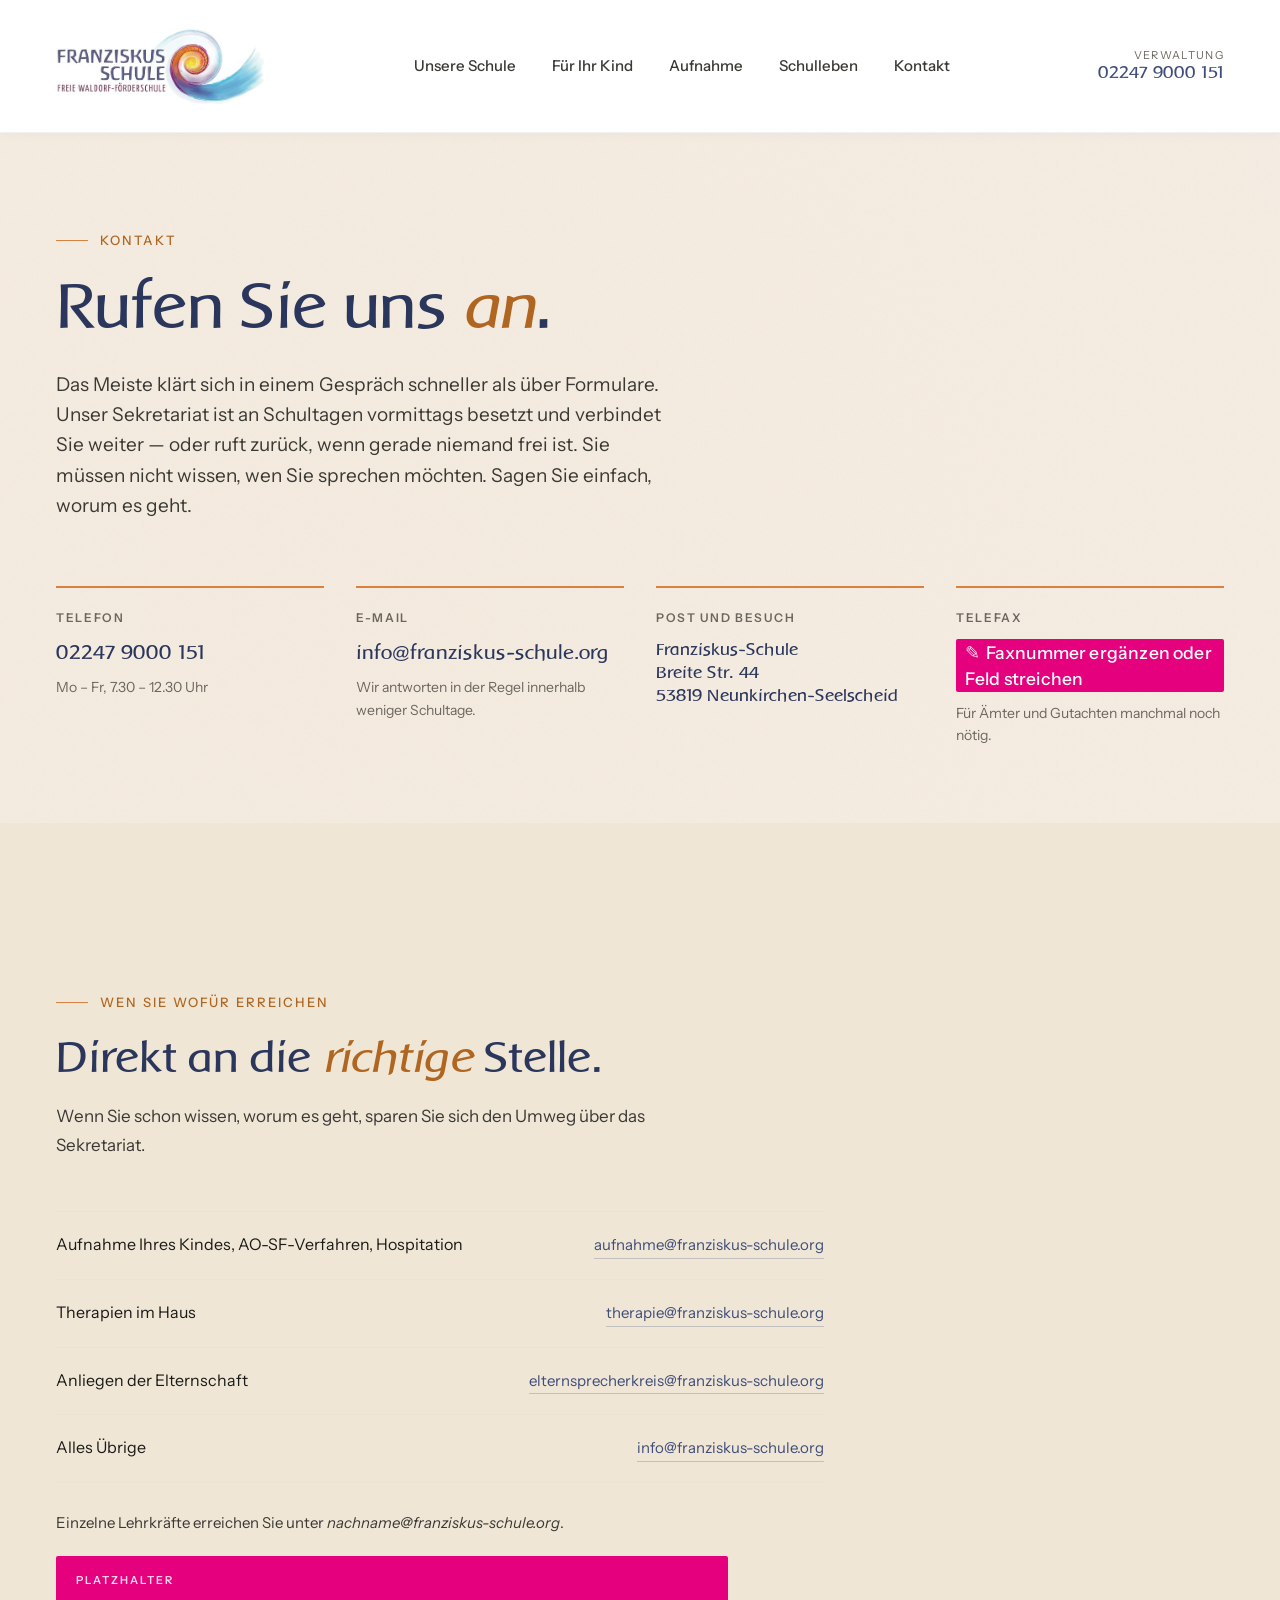
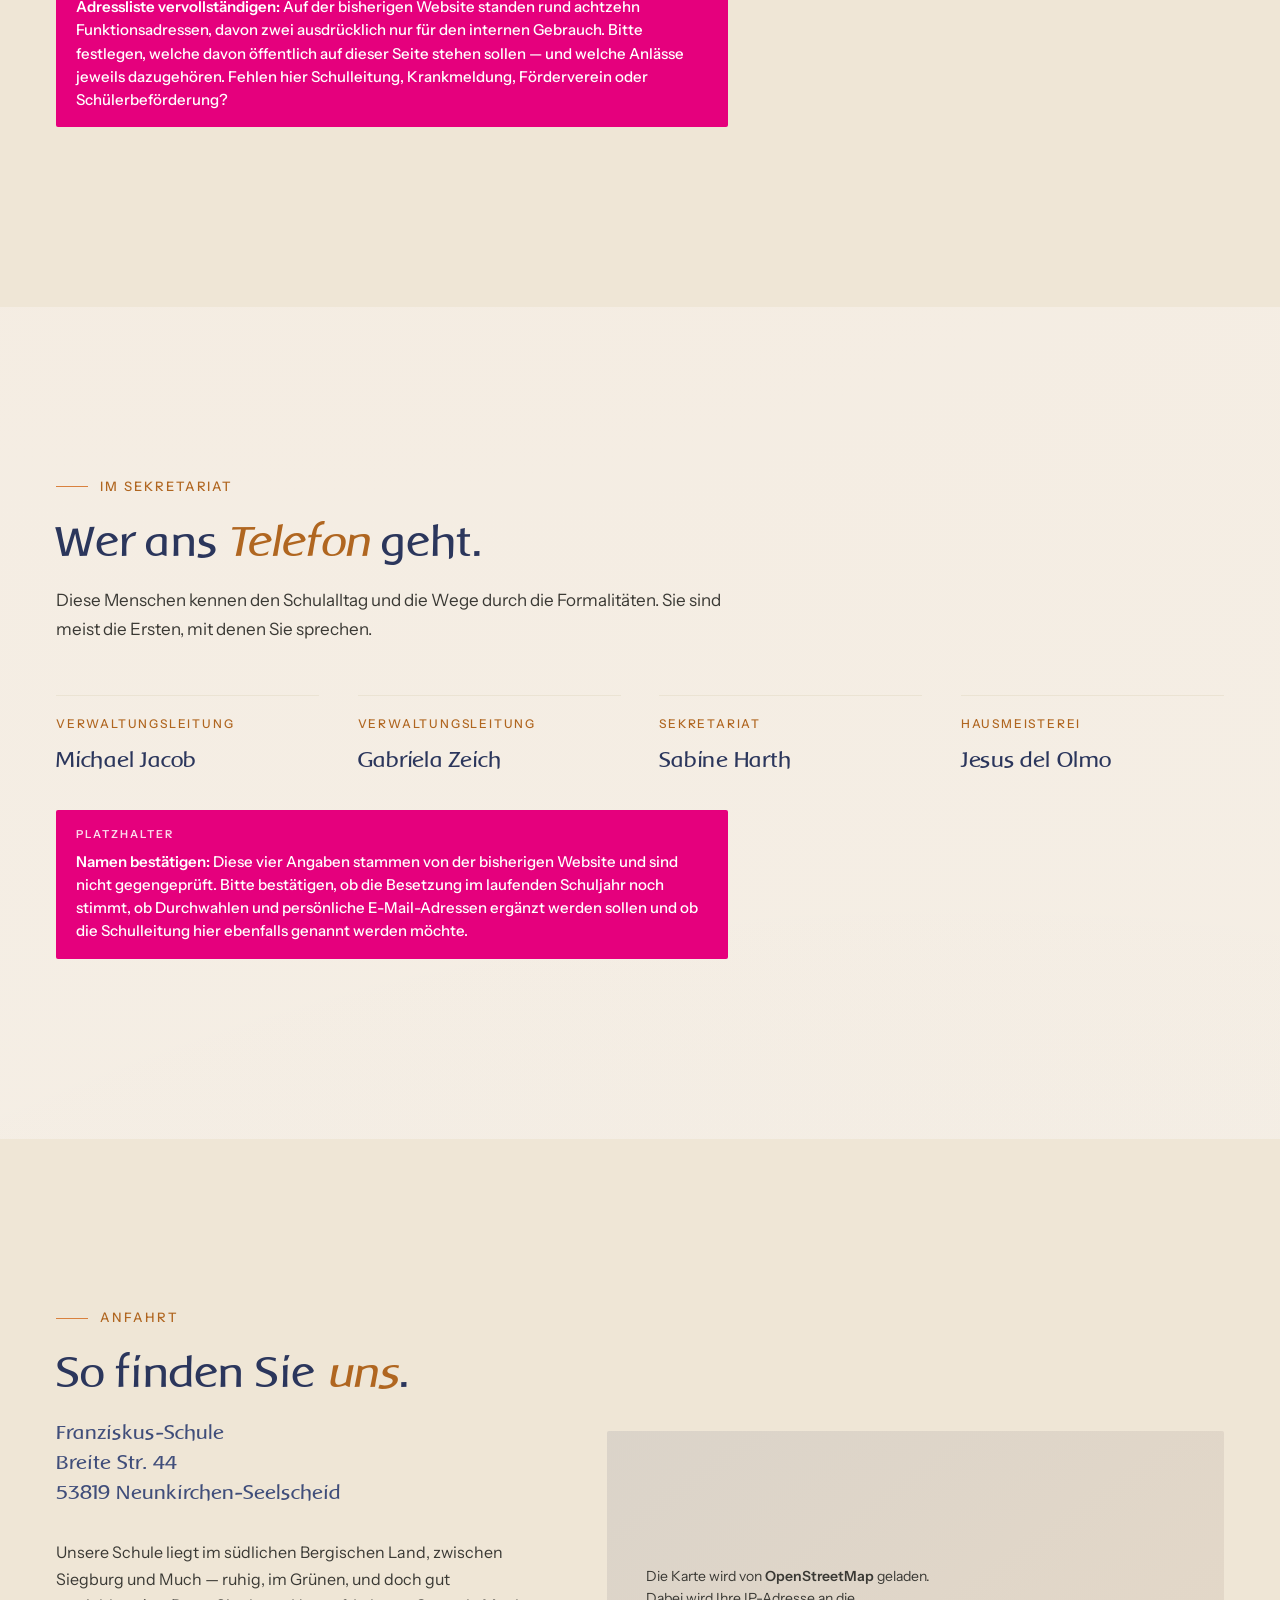
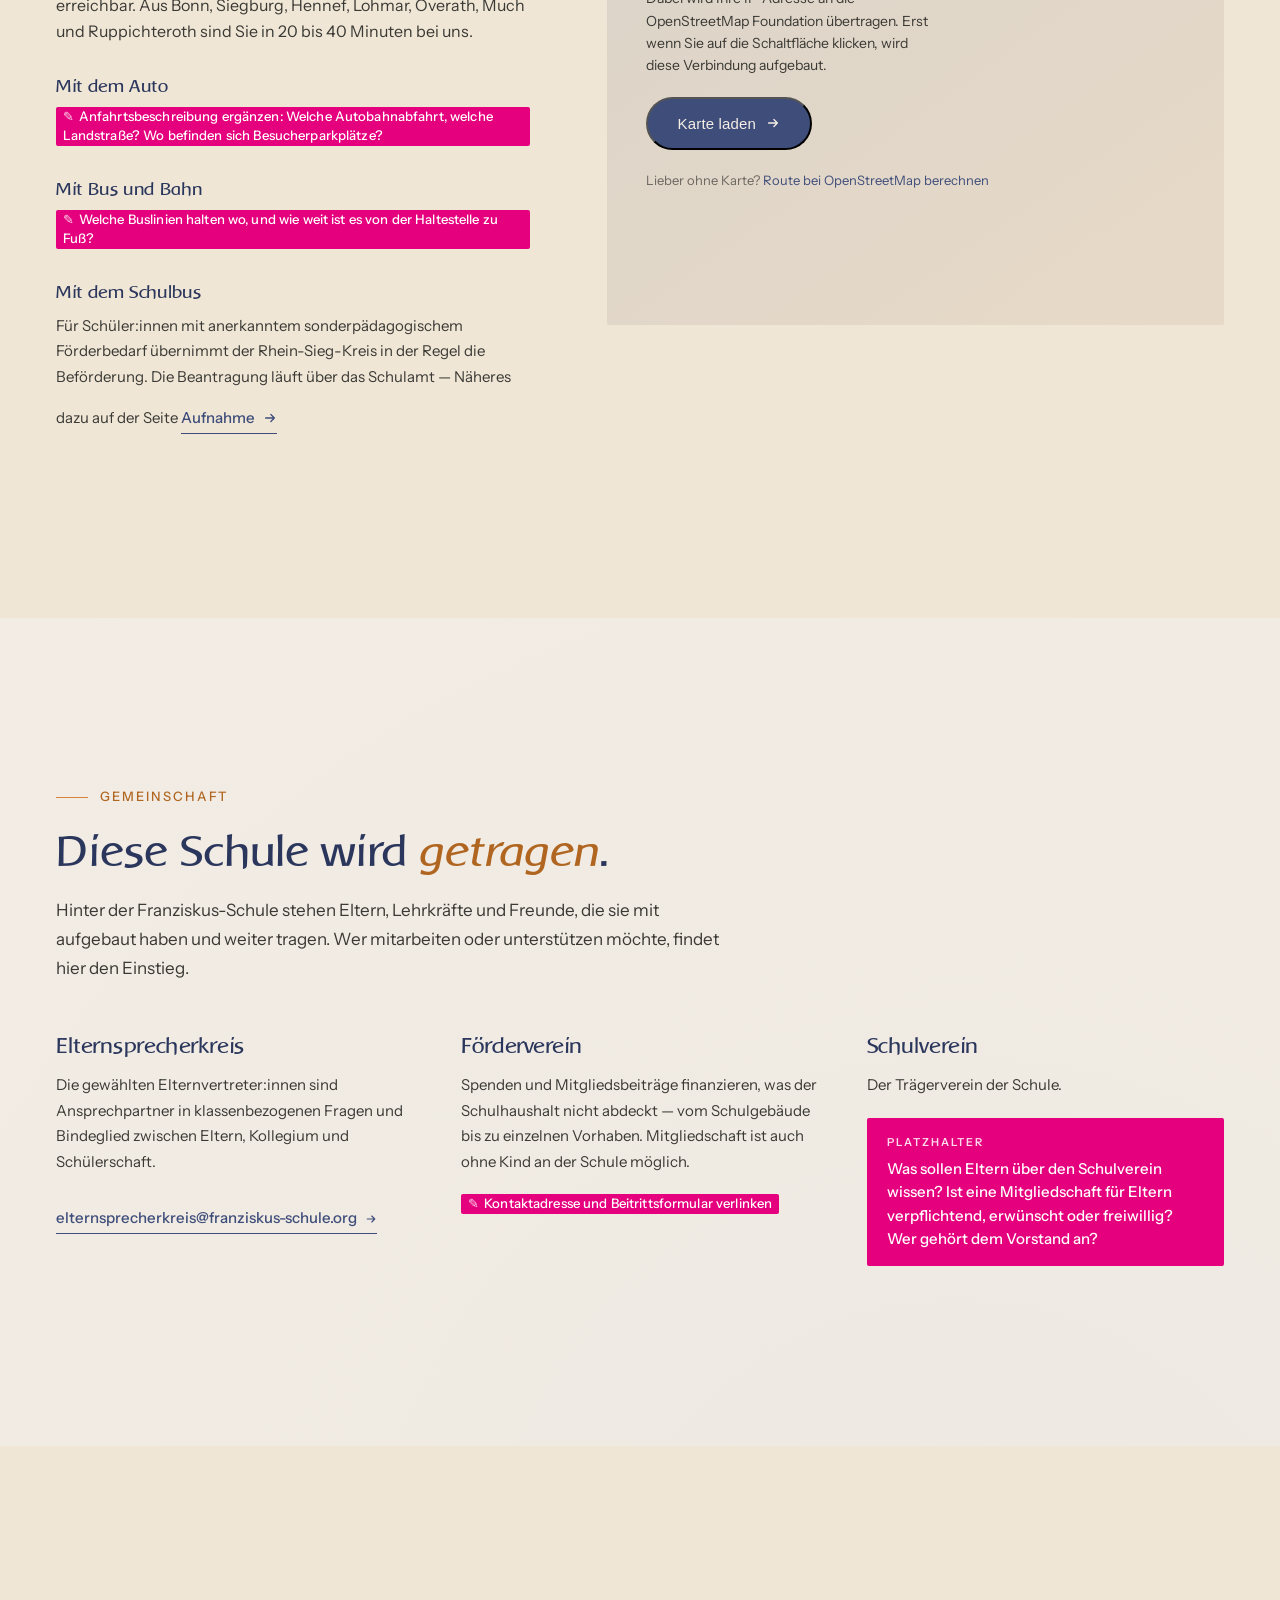
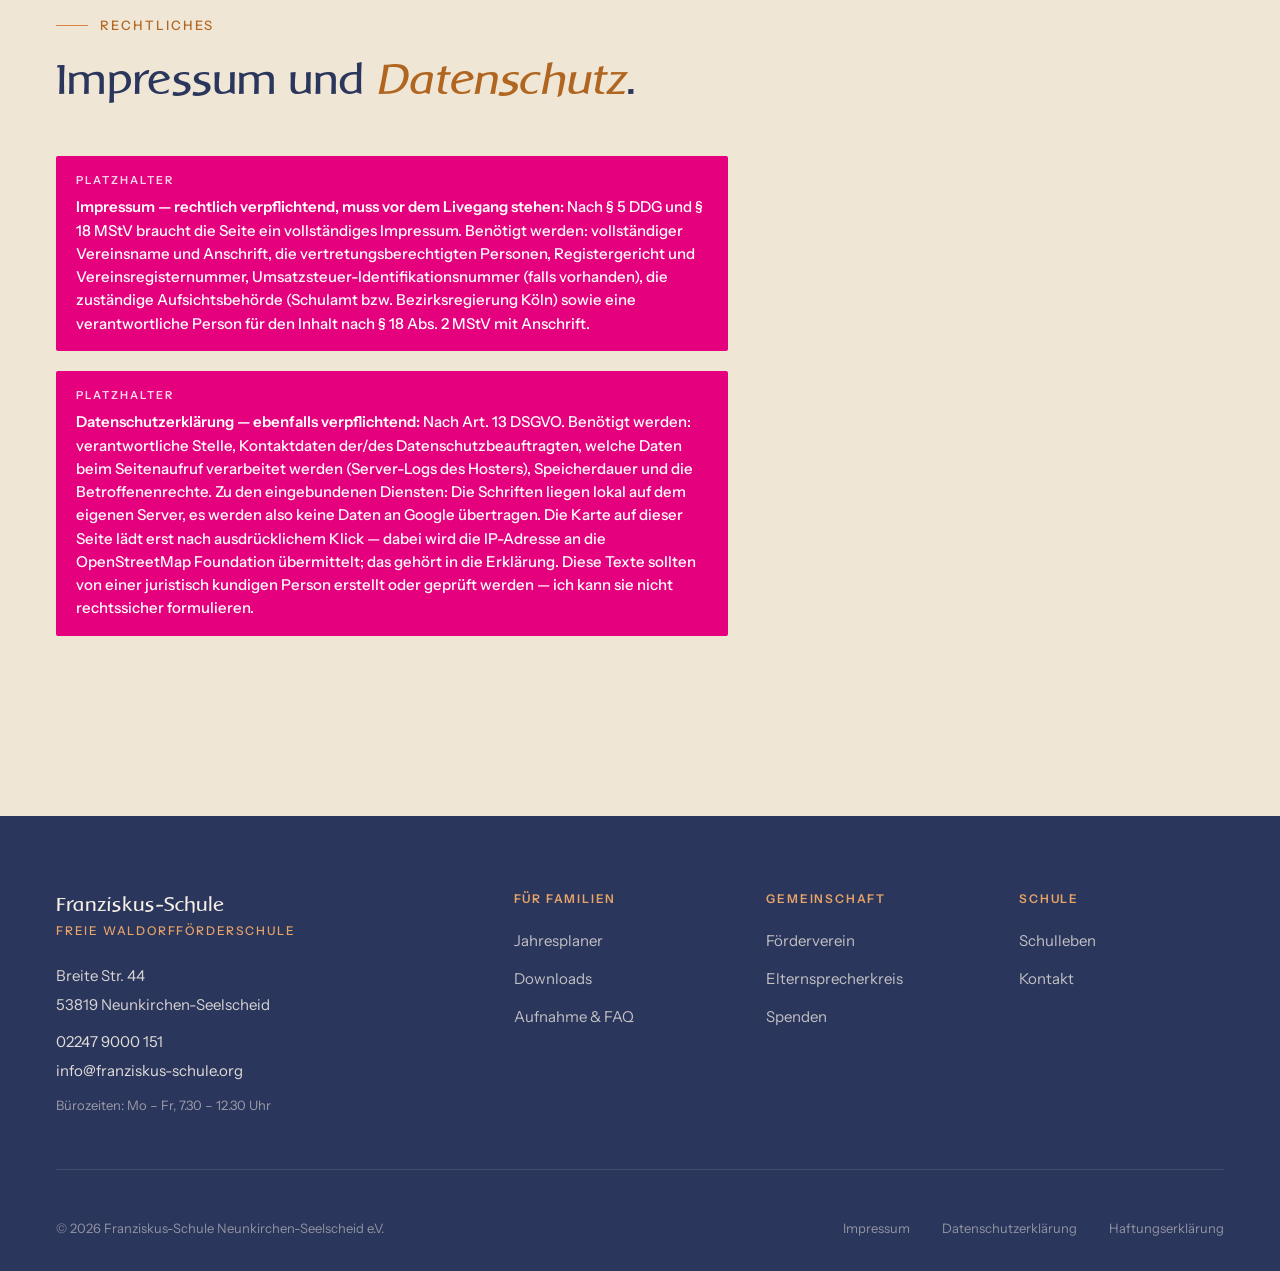
<file: pages/kontakt.html>
<!DOCTYPE html>
<html lang="de">
<head>
  <meta charset="UTF-8">
  <meta name="viewport" content="width=device-width, initial-scale=1.0">
  <title>Kontakt – Franziskus-Schule</title>
  <meta name="description" content="So erreichen Sie die Franziskus-Schule in Neunkirchen-Seelscheid: Telefon, E-Mail, Bürozeiten, Ansprechpartner und Anfahrt.">

  <link rel="icon" href="../favicon.svg" type="image/svg+xml">
  <link rel="apple-touch-icon" href="../images/logo.jpg">
  <meta name="theme-color" content="#3F4D7A">

  <meta property="og:type" content="website">
  <meta property="og:site_name" content="Franziskus-Schule">
  <meta property="og:locale" content="de_DE">
  <meta property="og:title" content="Kontakt – Franziskus-Schule">
  <meta property="og:description" content="So erreichen Sie die Franziskus-Schule in Neunkirchen-Seelscheid: Telefon, E-Mail, Bürozeiten, Ansprechpartner und Anfahrt.">
  <meta property="og:url" content="https://janbettermann.github.io/Franziskus-Schule/pages/kontakt.html">
  <meta property="og:image" content="https://janbettermann.github.io/Franziskus-Schule/images/Johanni%20Fest/waldorf-johanni-fest-foerderschule-11.jpg">
  <meta property="og:image:alt" content="Schulgemeinschaft beim Johanni-Fest: Kinder und Erwachsene bilden mit erhobenen Händen ein Tor, durch das ein Junge im Rollstuhl fährt.">
  <meta name="twitter:card" content="summary_large_image">

  <link rel="stylesheet" href="../styles.css">
  <script src="../scripts.js" defer></script>
</head>
<body>

  <!-- ========== HEADER ========== -->
  <header class="site-header">
    <div class="container header-inner">
      <a href="../index.html" class="logo-link" aria-label="Franziskus-Schule – Startseite">
        <img src="../images/logo.jpg" alt="Franziskus-Schule – Freie Waldorf-Förderschule" class="logo-image">
      </a>

      <nav class="main-nav">
        <a href="../index.html">Unsere Schule</a>
        <a href="fuer-ihr-kind.html">Für Ihr Kind</a>
        <a href="aufnahme.html">Aufnahme</a>
        <a href="schulleben.html">Schulleben</a>
        <a href="kontakt.html">Kontakt</a>
      </nav>

      <div class="header-phone">
        <span class="label">Verwaltung</span>
        <a href="tel:+4922479000151" class="number">02247 9000 151</a>
      </div>

      <button class="mobile-toggle" aria-label="Menü öffnen">
        <span></span>
        <span></span>
        <span></span>
      </button>
    </div>
  </header>

  <main>

    <!-- ========== SEITENKOPF ========== -->
    <section class="page-header">
      <div class="container">
        <div class="eyebrow">Kontakt</div>
        <h1>Rufen Sie uns <em>an</em>.</h1>
        <p class="page-lead">Das Meiste klärt sich in einem Gespräch schneller als über Formulare. Unser Sekretariat ist an Schultagen vormittags besetzt und verbindet Sie weiter — oder ruft zurück, wenn gerade niemand frei ist. Sie müssen nicht wissen, wen Sie sprechen möchten. Sagen Sie einfach, worum es geht.</p>
      </div>
    </section>

    <!-- ========== DIREKTER KONTAKT ========== -->
    <section class="kontakt-wege">
      <div class="container">
        <div class="kontakt-grid">

          <div class="kontakt-karte">
            <div class="kontakt-label">Telefon</div>
            <a href="tel:+4922479000151" class="kontakt-wert">02247 9000 151</a>
            <p>Mo – Fr, 7.30 – 12.30 Uhr</p>
          </div>

          <div class="kontakt-karte">
            <div class="kontakt-label">E-Mail</div>
            <a href="mailto:info@franziskus-schule.org" class="kontakt-wert">info@franziskus-schule.org</a>
            <p>Wir antworten in der Regel innerhalb weniger Schultage.</p>
          </div>

          <div class="kontakt-karte">
            <div class="kontakt-label">Post und Besuch</div>
            <div class="kontakt-wert kontakt-adresse">
              Franziskus-Schule<br>
              Breite Str. 44<br>
              53819 Neunkirchen-Seelscheid
            </div>
          </div>

          <div class="kontakt-karte">
            <div class="kontakt-label">Telefax</div>
            <div class="kontakt-wert"><span class="todo">Faxnummer ergänzen oder Feld streichen</span></div>
            <p>Für Ämter und Gutachten manchmal noch nötig.</p>
          </div>

        </div>
      </div>
    </section>

    <!-- ========== WEN SIE WOFÜR ERREICHEN ========== -->
    <section class="zustaendig">
      <div class="container">
        <div class="zustaendig-header">
          <div class="eyebrow">Wen Sie wofür erreichen</div>
          <h2>Direkt an die <em>richtige</em> Stelle.</h2>
          <p>Wenn Sie schon wissen, worum es geht, sparen Sie sich den Umweg über das Sekretariat.</p>
        </div>

        <ul class="zustaendig-liste">
          <li>
            <div class="zustaendig-anlass">Aufnahme Ihres Kindes, AO-SF-Verfahren, Hospitation</div>
            <a href="mailto:aufnahme@franziskus-schule.org" class="zustaendig-mail">aufnahme@franziskus-schule.org</a>
          </li>
          <li>
            <div class="zustaendig-anlass">Therapien im Haus</div>
            <a href="mailto:therapie@franziskus-schule.org" class="zustaendig-mail">therapie@franziskus-schule.org</a>
          </li>
          <li>
            <div class="zustaendig-anlass">Anliegen der Elternschaft</div>
            <a href="mailto:elternsprecherkreis@franziskus-schule.org" class="zustaendig-mail">elternsprecherkreis@franziskus-schule.org</a>
          </li>
          <li>
            <div class="zustaendig-anlass">Alles Übrige</div>
            <a href="mailto:info@franziskus-schule.org" class="zustaendig-mail">info@franziskus-schule.org</a>
          </li>
        </ul>

        <p class="zustaendig-hinweis">Einzelne Lehrkräfte erreichen Sie unter <em>nachname@franziskus-schule.org</em>.</p>

        <div class="todo-block">
          <strong>Adressliste vervollständigen:</strong> Auf der bisherigen Website standen rund achtzehn Funktionsadressen, davon zwei ausdrücklich nur für den internen Gebrauch. Bitte festlegen, welche davon öffentlich auf dieser Seite stehen sollen — und welche Anlässe jeweils dazugehören. Fehlen hier Schulleitung, Krankmeldung, Förderverein oder Schülerbeförderung?
        </div>
      </div>
    </section>

    <!-- ========== VERWALTUNG ========== -->
    <section class="verwaltung">
      <div class="container">
        <div class="verwaltung-header">
          <div class="eyebrow">Im Sekretariat</div>
          <h2>Wer ans <em>Telefon</em> geht.</h2>
          <p>Diese Menschen kennen den Schulalltag und die Wege durch die Formalitäten. Sie sind meist die Ersten, mit denen Sie sprechen.</p>
        </div>

        <div class="verwaltung-grid">
          <div class="person">
            <div class="person-rolle">Verwaltungsleitung</div>
            <div class="person-name">Michael Jacob</div>
          </div>
          <div class="person">
            <div class="person-rolle">Verwaltungsleitung</div>
            <div class="person-name">Gabriela Zeich</div>
          </div>
          <div class="person">
            <div class="person-rolle">Sekretariat</div>
            <div class="person-name">Sabine Harth</div>
          </div>
          <div class="person">
            <div class="person-rolle">Hausmeisterei</div>
            <div class="person-name">Jesus del Olmo</div>
          </div>
        </div>

        <div class="todo-block">
          <strong>Namen bestätigen:</strong> Diese vier Angaben stammen von der bisherigen Website und sind nicht gegengeprüft. Bitte bestätigen, ob die Besetzung im laufenden Schuljahr noch stimmt, ob Durchwahlen und persönliche E-Mail-Adressen ergänzt werden sollen und ob die Schulleitung hier ebenfalls genannt werden möchte.
        </div>
      </div>
    </section>

    <!-- ========== ANFAHRT ========== -->
    <section class="anfahrt-seite">
      <div class="container">
        <div class="anfahrt-grid">
          <div class="anfahrt-content">
            <div class="eyebrow">Anfahrt</div>
            <h2>So finden Sie <em>uns</em>.</h2>
            <div class="address">
              Franziskus-Schule<br>
              Breite Str. 44<br>
              53819 Neunkirchen-Seelscheid
            </div>
            <p>Unsere Schule liegt im südlichen Bergischen Land, zwischen Siegburg und Much — ruhig, im Grünen, und doch gut erreichbar. Aus Bonn, Siegburg, Hennef, Lohmar, Overath, Much und Ruppichteroth sind Sie in 20 bis 40 Minuten bei uns.</p>

            <div class="anfahrt-block">
              <h3>Mit dem Auto</h3>
              <p><span class="todo">Anfahrtsbeschreibung ergänzen: Welche Autobahnabfahrt, welche Landstraße? Wo befinden sich Besucherparkplätze?</span></p>
            </div>

            <div class="anfahrt-block">
              <h3>Mit Bus und Bahn</h3>
              <p><span class="todo">Welche Buslinien halten wo, und wie weit ist es von der Haltestelle zu Fuß?</span></p>
            </div>

            <div class="anfahrt-block">
              <h3>Mit dem Schulbus</h3>
              <p>Für Schüler:innen mit anerkanntem sonderpädagogischem Förderbedarf übernimmt der Rhein-Sieg-Kreis in der Regel die Beförderung. Die Beantragung läuft über das Schulamt — Näheres dazu auf der Seite <a href="aufnahme.html" class="link-arrow">Aufnahme
              <svg width="14" height="14" viewBox="0 0 16 16" fill="none"><path d="M3 8h10M9 4l4 4-4 4" stroke="currentColor" stroke-width="1.5" stroke-linecap="round" stroke-linejoin="round"/></svg>
              </a></p>
            </div>
          </div>

          <div class="anfahrt-map">
            <div class="karte"
                 data-karte-src="https://www.openstreetmap.org/export/embed.html?bbox=7.3108%2C50.8714%2C7.3268%2C50.8774&amp;layer=mapnik&amp;marker=50.8743739%2C7.3188456">
              <div class="karte-vorschau">
                <p class="karte-hinweis">Die Karte wird von <strong>OpenStreetMap</strong> geladen. Dabei wird Ihre IP-Adresse an die OpenStreetMap Foundation übertragen. Erst wenn Sie auf die Schaltfläche klicken, wird diese Verbindung aufgebaut.</p>
                <button type="button" class="btn-primary karte-laden">
                  Karte laden
                  <svg width="14" height="14" viewBox="0 0 16 16" fill="none" aria-hidden="true"><path d="M3 8h10M9 4l4 4-4 4" stroke="currentColor" stroke-width="1.5" stroke-linecap="round" stroke-linejoin="round"/></svg>
                </button>
                <p class="karte-alternative">Lieber ohne Karte? <a href="https://www.openstreetmap.org/directions?to=50.8743739%2C7.3188456" rel="noopener">Route bei OpenStreetMap berechnen</a></p>
              </div>
            </div>
          </div>
        </div>
      </div>
    </section>

    <!-- ========== GEMEINSCHAFT ========== -->
    <section class="gremien" id="gremien">
      <div class="container">
        <div class="gremien-header">
          <div class="eyebrow">Gemeinschaft</div>
          <h2>Diese Schule wird <em>getragen</em>.</h2>
          <p>Hinter der Franziskus-Schule stehen Eltern, Lehrkräfte und Freunde, die sie mit aufgebaut haben und weiter tragen. Wer mitarbeiten oder unterstützen möchte, findet hier den Einstieg.</p>
        </div>

        <div class="gremien-grid">
          <div class="gremium">
            <h3>Elternsprecherkreis</h3>
            <p>Die gewählten Elternvertreter:innen sind Ansprechpartner in klassenbezogenen Fragen und Bindeglied zwischen Eltern, Kollegium und Schülerschaft.</p>
            <a href="mailto:elternsprecherkreis@franziskus-schule.org" class="link-arrow">elternsprecherkreis@franziskus-schule.org
              <svg width="12" height="12" viewBox="0 0 16 16" fill="none"><path d="M3 8h10M9 4l4 4-4 4" stroke="currentColor" stroke-width="1.5" stroke-linecap="round" stroke-linejoin="round"/></svg>
            </a>
          </div>

          <div class="gremium">
            <h3>Förderverein</h3>
            <p>Spenden und Mitgliedsbeiträge finanzieren, was der Schulhaushalt nicht abdeckt — vom Schulgebäude bis zu einzelnen Vorhaben. Mitgliedschaft ist auch ohne Kind an der Schule möglich.</p>
            <p><span class="todo">Kontaktadresse und Beitrittsformular verlinken</span></p>
          </div>

          <div class="gremium">
            <h3>Schulverein</h3>
            <p>Der Trägerverein der Schule.</p>
            <div class="todo-block">Was sollen Eltern über den Schulverein wissen? Ist eine Mitgliedschaft für Eltern verpflichtend, erwünscht oder freiwillig? Wer gehört dem Vorstand an?</div>
          </div>
        </div>
      </div>
    </section>

    <!-- ========== RECHTLICHES ========== -->
    <section class="rechtliches" id="rechtliches">
      <div class="container">
        <div class="rechtliches-header">
          <div class="eyebrow">Rechtliches</div>
          <h2>Impressum und <em>Datenschutz</em>.</h2>
        </div>

        <div class="todo-block">
          <strong>Impressum — rechtlich verpflichtend, muss vor dem Livegang stehen:</strong> Nach § 5 DDG und § 18 MStV braucht die Seite ein vollständiges Impressum. Benötigt werden: vollständiger Vereinsname und Anschrift, die vertretungsberechtigten Personen, Registergericht und Vereinsregisternummer, Umsatzsteuer-Identifikationsnummer (falls vorhanden), die zuständige Aufsichtsbehörde (Schulamt bzw. Bezirksregierung Köln) sowie eine verantwortliche Person für den Inhalt nach § 18 Abs. 2 MStV mit Anschrift.
        </div>

        <div class="todo-block">
          <strong>Datenschutzerklärung — ebenfalls verpflichtend:</strong> Nach Art. 13 DSGVO. Benötigt werden: verantwortliche Stelle, Kontaktdaten der/des Datenschutzbeauftragten, welche Daten beim Seitenaufruf verarbeitet werden (Server-Logs des Hosters), Speicherdauer und die Betroffenenrechte. Zu den eingebundenen Diensten: Die Schriften liegen lokal auf dem eigenen Server, es werden also keine Daten an Google übertragen. Die Karte auf dieser Seite lädt erst nach ausdrücklichem Klick — dabei wird die IP-Adresse an die OpenStreetMap Foundation übermittelt; das gehört in die Erklärung. Diese Texte sollten von einer juristisch kundigen Person erstellt oder geprüft werden — ich kann sie nicht rechtssicher formulieren.
        </div>
      </div>
    </section>

  </main>

  <!-- ========== FOOTER ========== -->
  <footer class="site-footer">
    <div class="container">
      <div class="footer-top">
        <div class="footer-contact">
          <div class="footer-logo">
            Franziskus-Schule<br>
            <span style="font-size: 0.75rem; letter-spacing: 0.15em; text-transform: uppercase; color: var(--amber-soft); font-family: var(--font-body); font-weight: 500;">Freie Waldorfförderschule</span>
          </div>
          <p>Breite Str. 44</p>
          <p>53819 Neunkirchen-Seelscheid</p>
          <p style="margin-top: 0.75rem;"><a href="tel:+4922479000151">02247 9000 151</a></p>
          <p><a href="mailto:info@franziskus-schule.org">info@franziskus-schule.org</a></p>
          <p style="margin-top: 0.75rem; font-size: 0.8125rem; color: rgba(245, 239, 230, 0.55);">Bürozeiten: Mo – Fr, 7.30 – 12.30 Uhr</p>
        </div>

        <div class="footer-col">
          <h4>Für Familien</h4>
          <ul>
            <li><a href="../downloads/jahresplaner.pdf" target="_blank" rel="noopener">Jahresplaner</a></li>
            <li><a href="downloads.html">Downloads</a></li>
            <li><a href="aufnahme.html">Aufnahme &amp; FAQ</a></li>
          </ul>
        </div>

        <div class="footer-col">
          <h4>Gemeinschaft</h4>
          <ul>
            <li><a href="kontakt.html#gremien">Förderverein</a></li>
            <li><a href="kontakt.html#gremien">Elternsprecherkreis</a></li>
            <li><a href="downloads.html#foerderverein">Spenden</a></li>
          </ul>
        </div>

        <div class="footer-col">
          <h4>Schule</h4>
          <ul>
            <li><a href="schulleben.html">Schulleben</a></li>
            <li><a href="kontakt.html">Kontakt</a></li>
          </ul>
        </div>
      </div>

      <div class="footer-bottom">
        <div>© 2026 Franziskus-Schule Neunkirchen-Seelscheid e.V.</div>
        <div class="footer-legal">
          <a href="kontakt.html#rechtliches">Impressum</a>
          <a href="kontakt.html#rechtliches">Datenschutzerklärung</a>
          <a href="kontakt.html#rechtliches">Haftungserklärung</a>
        </div>
      </div>
    </div>
  </footer>

</body>
</html>
</file>
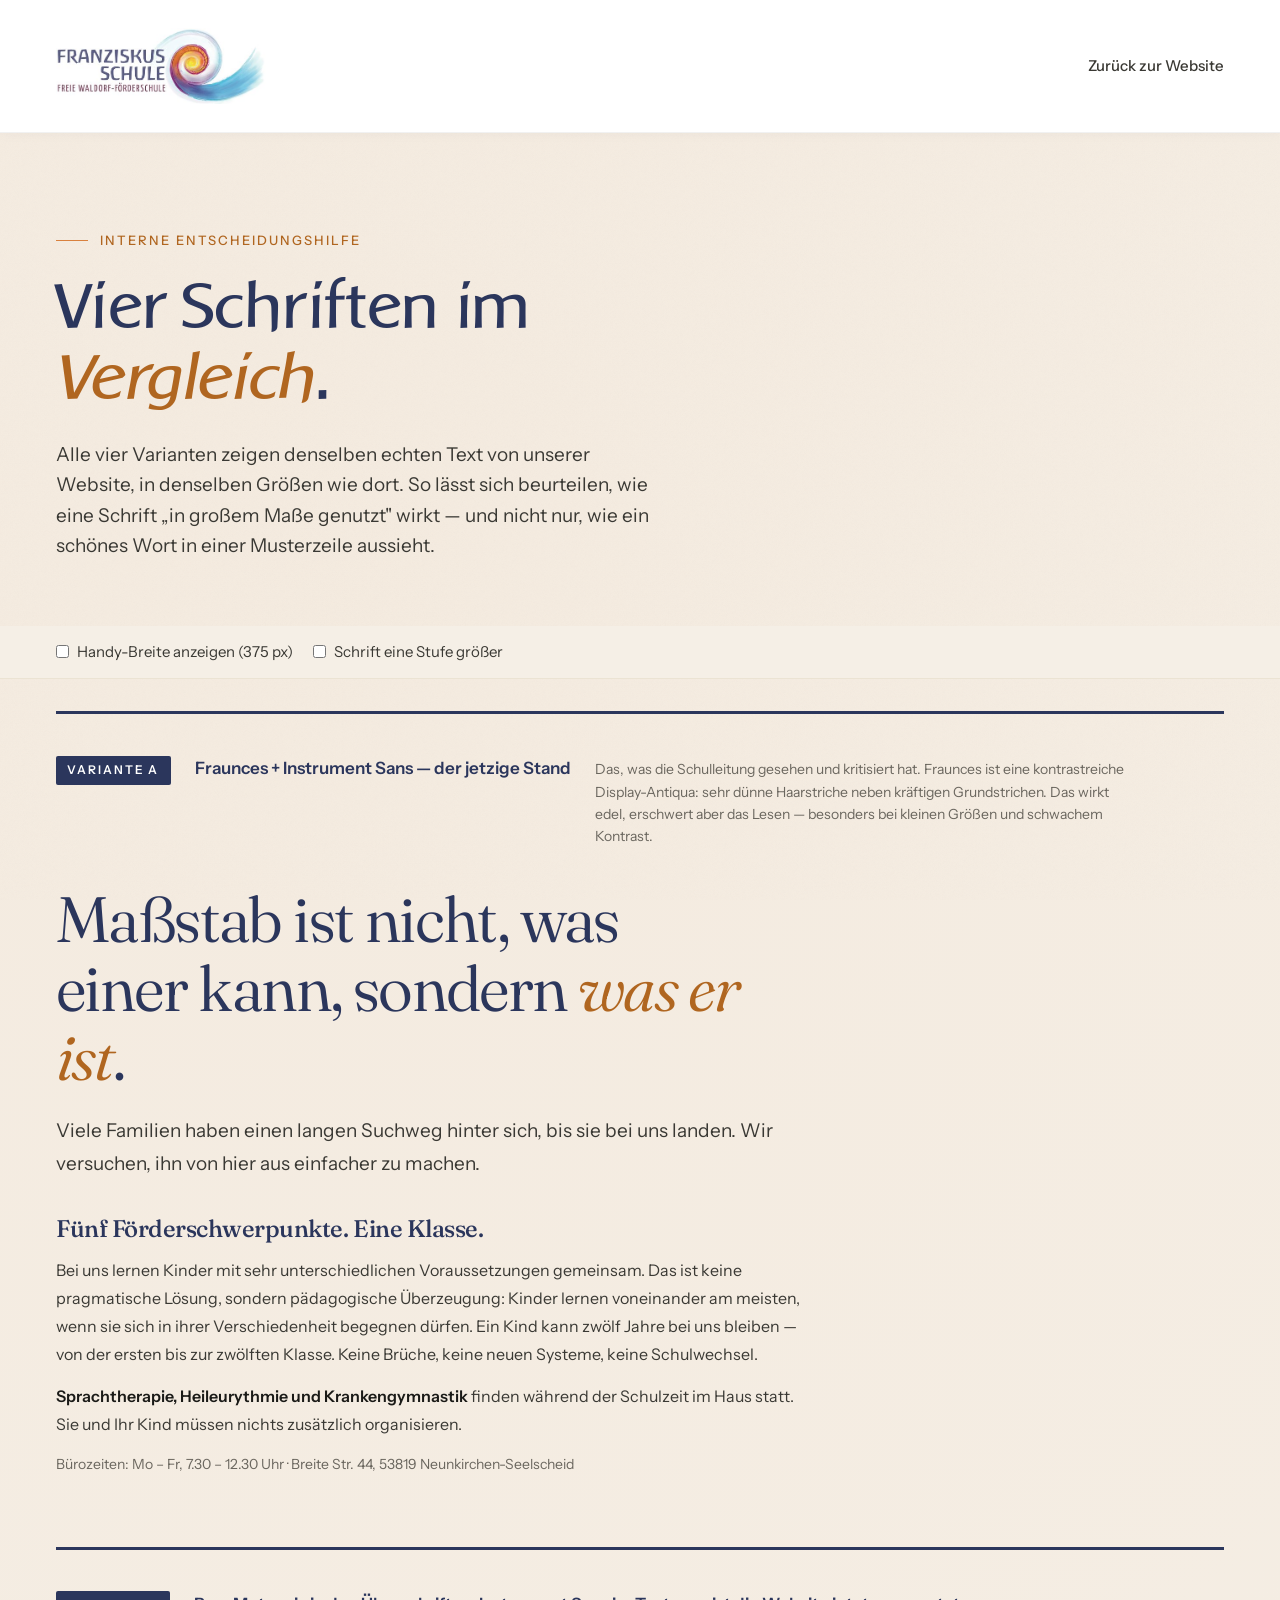
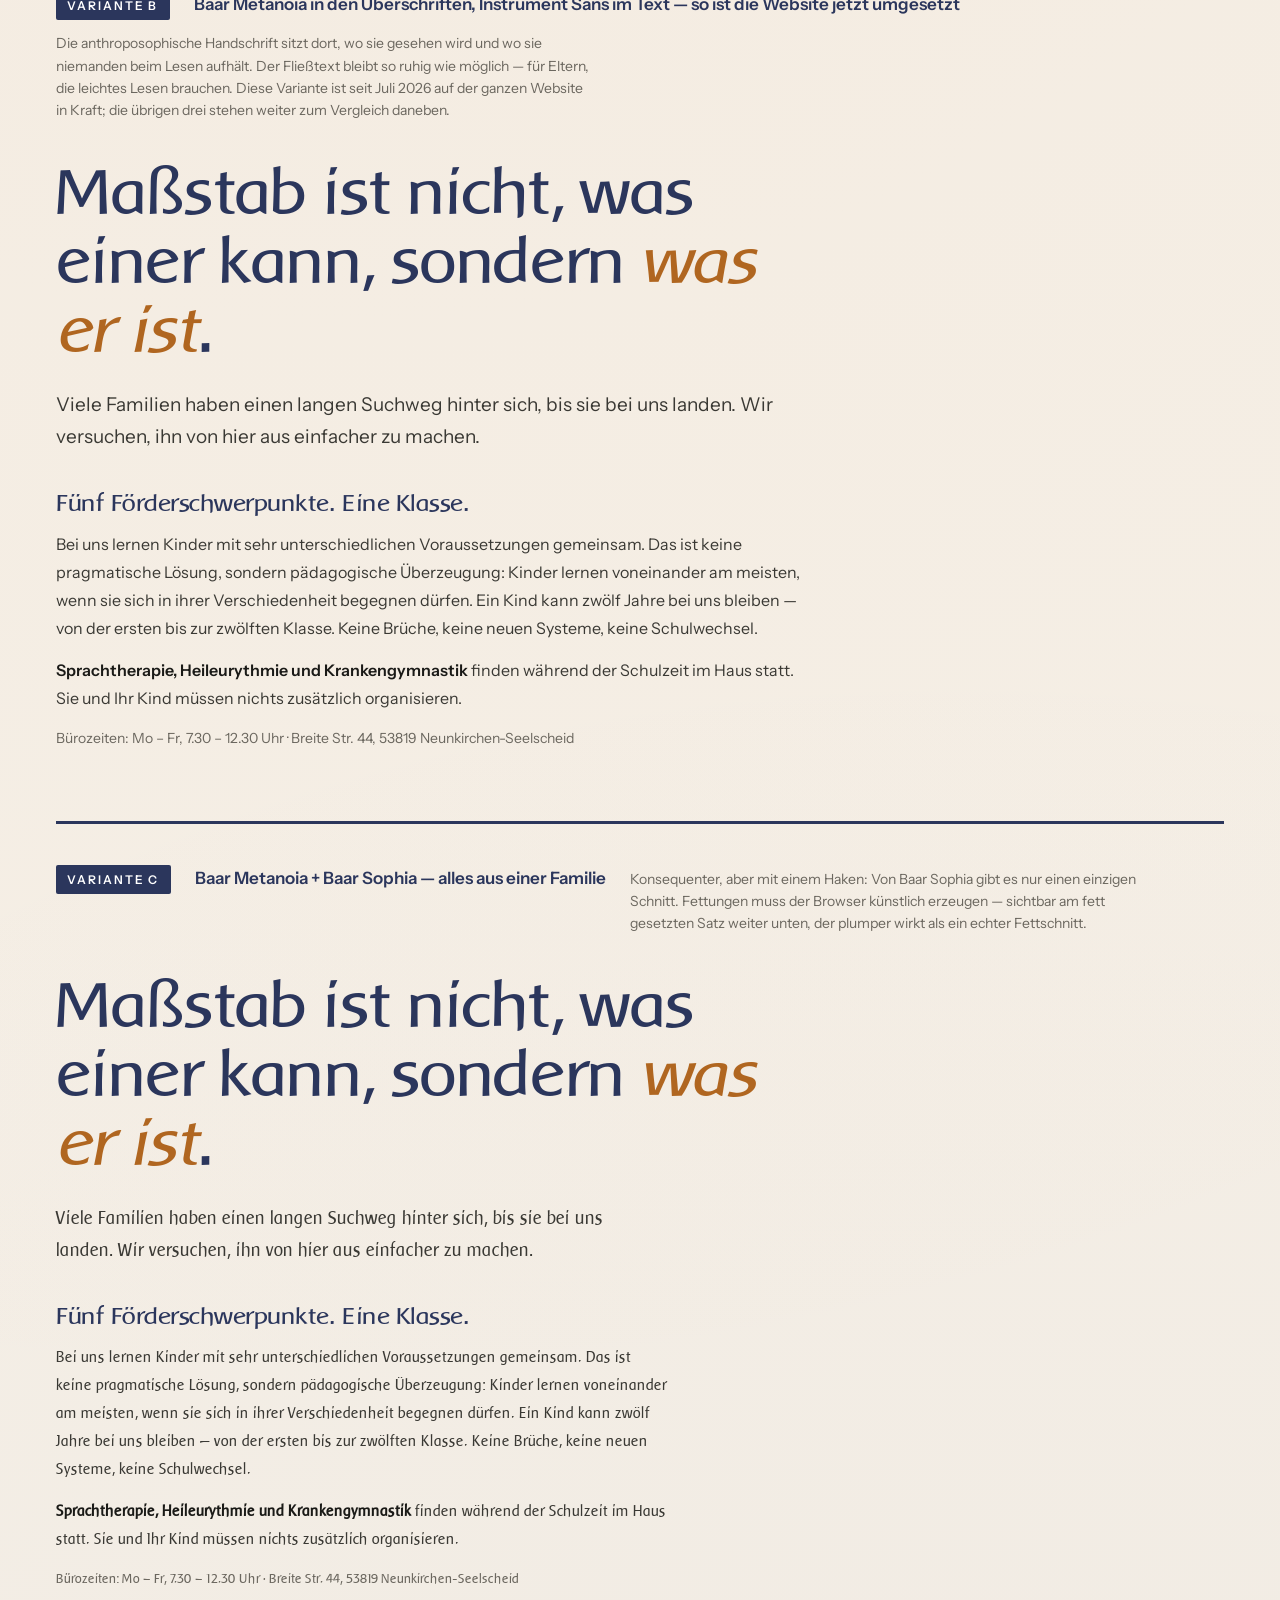
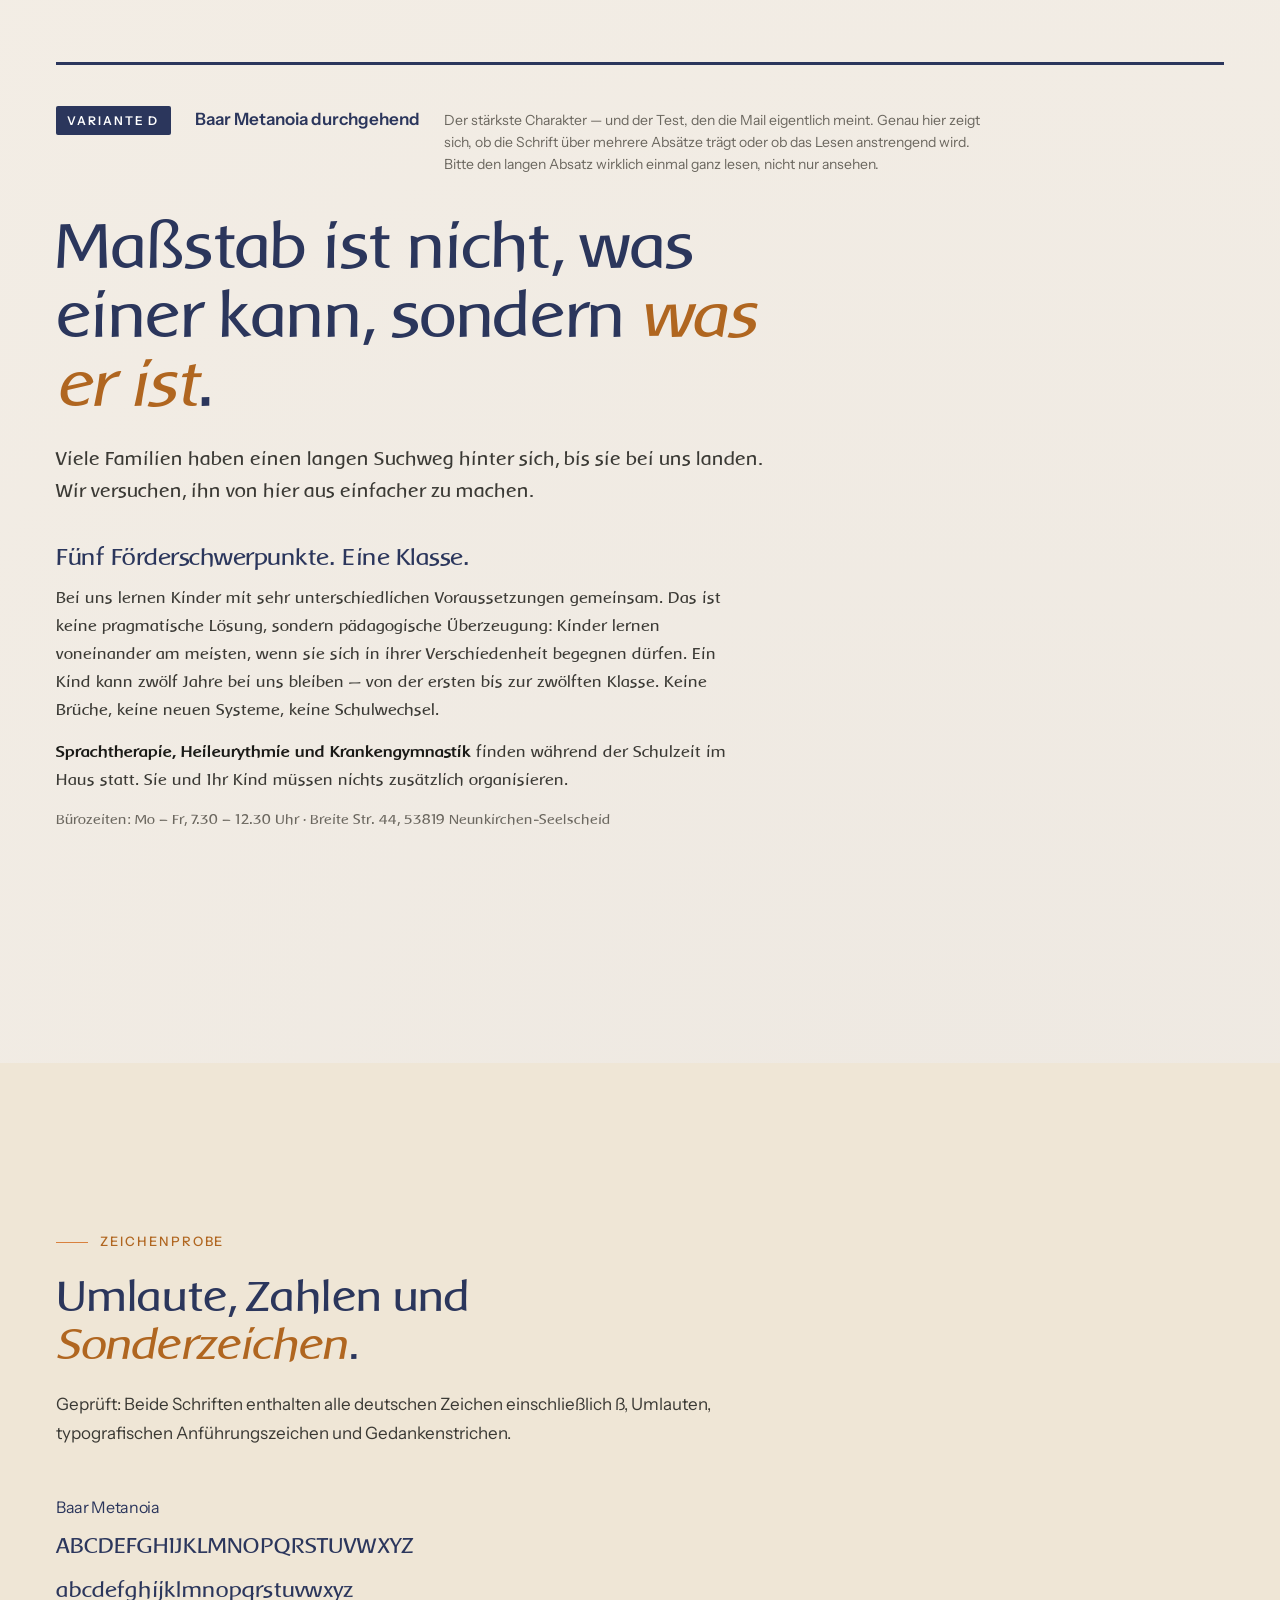
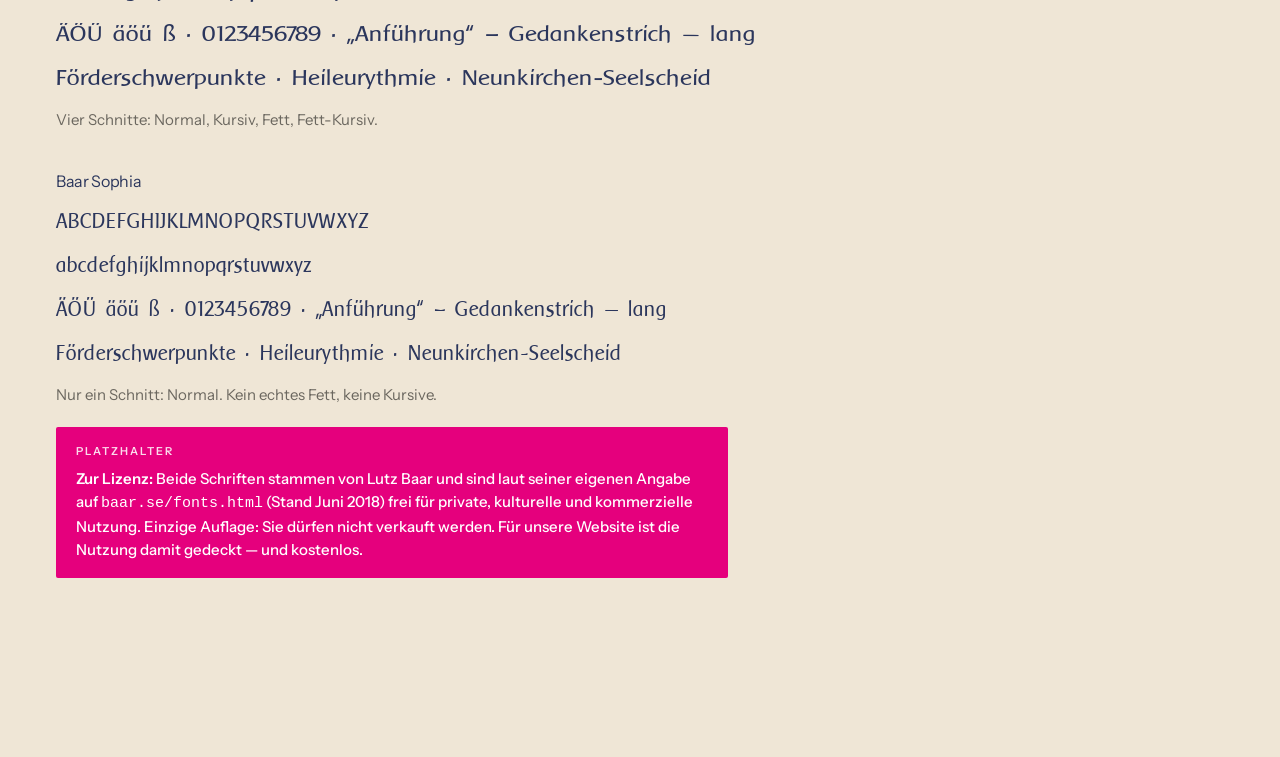
<file: pages/schriftvergleich.html>
<!DOCTYPE html>
<html lang="de">
<head>
  <meta charset="UTF-8">
  <meta name="viewport" content="width=device-width, initial-scale=1.0">
  <title>Schriftvergleich – Franziskus-Schule</title>
  <meta name="description" content="Vier Schriftkombinationen im direkten Vergleich, mit echtem Text von der Website.">
  <meta name="robots" content="noindex, nofollow">

  <link rel="icon" href="../favicon.svg" type="image/svg+xml">
  <link rel="stylesheet" href="../styles.css">

  <style>
    /* Baar Metanoia kommt inzwischen aus styles.css — sie ist seit der
       Entscheidung für Variante B die Überschriftenschrift der Website.
       Nur Baar Sophia wird ausschließlich hier gebraucht. */
    @font-face {
      font-family: 'Baar Sophia';
      src: url('../fonts/baar/baar-sophia-regular.woff2') format('woff2');
      font-weight: 400; font-style: normal; font-display: swap;
    }

    .vergleich { padding-bottom: var(--space-xxl); }

    .variante {
      border-top: 3px solid var(--navy-deep);
      padding: 2.5rem 0 3.5rem;
    }

    .variante-kopf {
      display: flex;
      flex-wrap: wrap;
      align-items: baseline;
      gap: 0.75rem 1.5rem;
      margin-bottom: 2.25rem;
      font-family: var(--font-body);
    }

    .variante-nr {
      font-size: 0.75rem;
      font-weight: 600;
      letter-spacing: 0.16em;
      text-transform: uppercase;
      color: #fff;
      background: var(--navy-deep);
      padding: 0.3rem 0.7rem;
      border-radius: 2px;
    }

    .variante-name { font-size: 1.0625rem; font-weight: 600; color: var(--navy-deep); }
    .variante-hinweis { font-size: 0.875rem; color: var(--ink-muted); flex-basis: 100%; max-width: 60ch; line-height: 1.6; }

    /* Die Musterseite. Alle Größen wie auf der echten Website. */
    .muster h2 {
      font-size: clamp(2.25rem, 5vw, 4rem);
      font-weight: 350; line-height: 1.08;
      color: var(--navy-deep);
      letter-spacing: -0.025em;
      max-width: 18ch;
      margin-bottom: 1.5rem;
    }
    .muster h2 em { font-style: italic; font-weight: 350; color: var(--amber-deep); }
    .muster h3 {
      font-size: 1.5rem; font-weight: 500;
      color: var(--navy-deep); margin: 2.25rem 0 0.875rem;
    }
    .muster .lead { font-size: 1.1875rem; line-height: 1.7; color: var(--ink-soft); max-width: 60ch; margin-bottom: 1.25rem; }
    .muster p { font-size: 1rem; line-height: 1.75; color: var(--ink-soft); max-width: 68ch; margin-bottom: 0.875rem; }
    .muster .klein { font-size: 0.875rem; color: var(--ink-muted); }
    .muster strong { font-weight: 700; color: var(--ink); }

    /* Variante A — der aktuelle Stand */
    .v-a .muster h2, .v-a .muster h3 { font-family: 'Fraunces', Georgia, serif; }
    .v-a .muster p, .v-a .muster .lead { font-family: 'Instrument Sans', system-ui, sans-serif; }

    /* Variante B — Metanoia in den Überschriften */
    .v-b .muster h2, .v-b .muster h3 { font-family: 'Baar Metanoia', Georgia, serif; }
    .v-b .muster p, .v-b .muster .lead { font-family: 'Instrument Sans', system-ui, sans-serif; }

    /* Variante C — alles aus der Baar-Familie */
    .v-c .muster h2, .v-c .muster h3 { font-family: 'Baar Metanoia', Georgia, serif; }
    .v-c .muster p, .v-c .muster .lead { font-family: 'Baar Sophia', system-ui, sans-serif; }

    /* Variante D — Metanoia durchgehend */
    .v-d .muster h2, .v-d .muster h3,
    .v-d .muster p, .v-d .muster .lead { font-family: 'Baar Metanoia', system-ui, sans-serif; }

    /* Schmalspalte zum Prüfen der Handy-Ansicht */
    .schmal .muster { max-width: 375px; padding: 1.25rem; border: 1px dashed var(--sand-deep); border-radius: 2px; }
    .schmal .muster h2 { font-size: 2rem; }
    .schmal .muster .lead { font-size: 1.0625rem; }

    .steuerung {
      position: sticky; top: 0; z-index: 20;
      background: var(--sand); border-bottom: 1px solid var(--sand-deep);
      padding: 0.875rem 0; margin-bottom: 2rem;
      font-family: var(--font-body);
    }
    .steuerung .container { display: flex; flex-wrap: wrap; gap: 1.25rem; align-items: center; }
    .steuerung label { font-size: 0.9375rem; color: var(--ink-soft); display: flex; align-items: center; gap: 0.5rem; cursor: pointer; }

    .abc { font-size: 1.375rem; line-height: 2; color: var(--navy-deep); word-spacing: 0.2em; }
    .abc-klein { font-size: 0.9375rem; color: var(--ink-muted); font-family: var(--font-body); margin-top: 0.5rem; }
  </style>
</head>
<body>

  <header class="site-header">
    <div class="container header-inner">
      <a href="../index.html" class="logo-link" aria-label="Franziskus-Schule – Startseite">
        <img src="../images/logo.jpg" alt="Franziskus-Schule – Freie Waldorf-Förderschule" class="logo-image">
      </a>
      <nav class="main-nav">
        <a href="../index.html">Zurück zur Website</a>
      </nav>
    </div>
  </header>

  <main>

    <section class="page-header">
      <div class="container">
        <div class="eyebrow">Interne Entscheidungshilfe</div>
        <h1>Vier Schriften im <em>Vergleich</em>.</h1>
        <p class="page-lead">Alle vier Varianten zeigen denselben echten Text von unserer Website, in denselben Größen wie dort. So lässt sich beurteilen, wie eine Schrift „in großem Maße genutzt" wirkt — und nicht nur, wie ein schönes Wort in einer Musterzeile aussieht.</p>
      </div>
    </section>

    <div class="steuerung">
      <div class="container">
        <label><input type="checkbox" id="schmalAn"> Handy-Breite anzeigen (375 px)</label>
        <label><input type="checkbox" id="grossAn"> Schrift eine Stufe größer</label>
      </div>
    </div>

    <section class="vergleich">
      <div class="container" id="varianten">

        <div class="variante v-a">
          <div class="variante-kopf">
            <span class="variante-nr">Variante A</span>
            <span class="variante-name">Fraunces + Instrument Sans — der jetzige Stand</span>
            <span class="variante-hinweis">Das, was die Schulleitung gesehen und kritisiert hat. Fraunces ist eine kontrastreiche Display-Antiqua: sehr dünne Haarstriche neben kräftigen Grundstrichen. Das wirkt edel, erschwert aber das Lesen — besonders bei kleinen Größen und schwachem Kontrast.</span>
          </div>
          <div class="muster">
            <h2>Maßstab ist nicht, was einer kann, sondern <em>was er ist</em>.</h2>
            <p class="lead">Viele Familien haben einen langen Suchweg hinter sich, bis sie bei uns landen. Wir versuchen, ihn von hier aus einfacher zu machen.</p>
            <h3>Fünf Förderschwerpunkte. Eine Klasse.</h3>
            <p>Bei uns lernen Kinder mit sehr unterschiedlichen Voraussetzungen gemeinsam. Das ist keine pragmatische Lösung, sondern pädagogische Überzeugung: Kinder lernen voneinander am meisten, wenn sie sich in ihrer Verschiedenheit begegnen dürfen. Ein Kind kann zwölf Jahre bei uns bleiben — von der ersten bis zur zwölften Klasse. Keine Brüche, keine neuen Systeme, keine Schulwechsel.</p>
            <p><strong>Sprachtherapie, Heileurythmie und Krankengymnastik</strong> finden während der Schulzeit im Haus statt. Sie und Ihr Kind müssen nichts zusätzlich organisieren.</p>
            <p class="klein">Bürozeiten: Mo – Fr, 7.30 – 12.30 Uhr · Breite Str. 44, 53819 Neunkirchen-Seelscheid</p>
          </div>
        </div>

        <div class="variante v-b">
          <div class="variante-kopf">
            <span class="variante-nr">Variante B</span>
            <span class="variante-name">Baar Metanoia in den Überschriften, Instrument Sans im Text — <strong>so ist die Website jetzt umgesetzt</strong></span>
            <span class="variante-hinweis">Die anthroposophische Handschrift sitzt dort, wo sie gesehen wird und wo sie niemanden beim Lesen aufhält. Der Fließtext bleibt so ruhig wie möglich — für Eltern, die leichtes Lesen brauchen. Diese Variante ist seit Juli 2026 auf der ganzen Website in Kraft; die übrigen drei stehen weiter zum Vergleich daneben.</span>
          </div>
          <div class="muster">
            <h2>Maßstab ist nicht, was einer kann, sondern <em>was er ist</em>.</h2>
            <p class="lead">Viele Familien haben einen langen Suchweg hinter sich, bis sie bei uns landen. Wir versuchen, ihn von hier aus einfacher zu machen.</p>
            <h3>Fünf Förderschwerpunkte. Eine Klasse.</h3>
            <p>Bei uns lernen Kinder mit sehr unterschiedlichen Voraussetzungen gemeinsam. Das ist keine pragmatische Lösung, sondern pädagogische Überzeugung: Kinder lernen voneinander am meisten, wenn sie sich in ihrer Verschiedenheit begegnen dürfen. Ein Kind kann zwölf Jahre bei uns bleiben — von der ersten bis zur zwölften Klasse. Keine Brüche, keine neuen Systeme, keine Schulwechsel.</p>
            <p><strong>Sprachtherapie, Heileurythmie und Krankengymnastik</strong> finden während der Schulzeit im Haus statt. Sie und Ihr Kind müssen nichts zusätzlich organisieren.</p>
            <p class="klein">Bürozeiten: Mo – Fr, 7.30 – 12.30 Uhr · Breite Str. 44, 53819 Neunkirchen-Seelscheid</p>
          </div>
        </div>

        <div class="variante v-c">
          <div class="variante-kopf">
            <span class="variante-nr">Variante C</span>
            <span class="variante-name">Baar Metanoia + Baar Sophia — alles aus einer Familie</span>
            <span class="variante-hinweis">Konsequenter, aber mit einem Haken: Von Baar Sophia gibt es nur einen einzigen Schnitt. Fettungen muss der Browser künstlich erzeugen — sichtbar am fett gesetzten Satz weiter unten, der plumper wirkt als ein echter Fettschnitt.</span>
          </div>
          <div class="muster">
            <h2>Maßstab ist nicht, was einer kann, sondern <em>was er ist</em>.</h2>
            <p class="lead">Viele Familien haben einen langen Suchweg hinter sich, bis sie bei uns landen. Wir versuchen, ihn von hier aus einfacher zu machen.</p>
            <h3>Fünf Förderschwerpunkte. Eine Klasse.</h3>
            <p>Bei uns lernen Kinder mit sehr unterschiedlichen Voraussetzungen gemeinsam. Das ist keine pragmatische Lösung, sondern pädagogische Überzeugung: Kinder lernen voneinander am meisten, wenn sie sich in ihrer Verschiedenheit begegnen dürfen. Ein Kind kann zwölf Jahre bei uns bleiben — von der ersten bis zur zwölften Klasse. Keine Brüche, keine neuen Systeme, keine Schulwechsel.</p>
            <p><strong>Sprachtherapie, Heileurythmie und Krankengymnastik</strong> finden während der Schulzeit im Haus statt. Sie und Ihr Kind müssen nichts zusätzlich organisieren.</p>
            <p class="klein">Bürozeiten: Mo – Fr, 7.30 – 12.30 Uhr · Breite Str. 44, 53819 Neunkirchen-Seelscheid</p>
          </div>
        </div>

        <div class="variante v-d">
          <div class="variante-kopf">
            <span class="variante-nr">Variante D</span>
            <span class="variante-name">Baar Metanoia durchgehend</span>
            <span class="variante-hinweis">Der stärkste Charakter — und der Test, den die Mail eigentlich meint. Genau hier zeigt sich, ob die Schrift über mehrere Absätze trägt oder ob das Lesen anstrengend wird. Bitte den langen Absatz wirklich einmal ganz lesen, nicht nur ansehen.</span>
          </div>
          <div class="muster">
            <h2>Maßstab ist nicht, was einer kann, sondern <em>was er ist</em>.</h2>
            <p class="lead">Viele Familien haben einen langen Suchweg hinter sich, bis sie bei uns landen. Wir versuchen, ihn von hier aus einfacher zu machen.</p>
            <h3>Fünf Förderschwerpunkte. Eine Klasse.</h3>
            <p>Bei uns lernen Kinder mit sehr unterschiedlichen Voraussetzungen gemeinsam. Das ist keine pragmatische Lösung, sondern pädagogische Überzeugung: Kinder lernen voneinander am meisten, wenn sie sich in ihrer Verschiedenheit begegnen dürfen. Ein Kind kann zwölf Jahre bei uns bleiben — von der ersten bis zur zwölften Klasse. Keine Brüche, keine neuen Systeme, keine Schulwechsel.</p>
            <p><strong>Sprachtherapie, Heileurythmie und Krankengymnastik</strong> finden während der Schulzeit im Haus statt. Sie und Ihr Kind müssen nichts zusätzlich organisieren.</p>
            <p class="klein">Bürozeiten: Mo – Fr, 7.30 – 12.30 Uhr · Breite Str. 44, 53819 Neunkirchen-Seelscheid</p>
          </div>
        </div>

      </div>
    </section>

    <!-- ========== ZEICHENPROBE ========== -->
    <section class="zustaendig">
      <div class="container">
        <div class="zustaendig-header">
          <div class="eyebrow">Zeichenprobe</div>
          <h2>Umlaute, Zahlen und <em>Sonderzeichen</em>.</h2>
          <p>Geprüft: Beide Schriften enthalten alle deutschen Zeichen einschließlich ß, Umlauten, typografischen Anführungszeichen und Gedankenstrichen.</p>
        </div>

        <h3 style="font-family: var(--font-body); font-size: 1rem; color: var(--navy-deep); margin-bottom: 0.5rem;">Baar Metanoia</h3>
        <div class="abc" style="font-family: 'Baar Metanoia';">
          ABCDEFGHIJKLMNOPQRSTUVWXYZ<br>
          abcdefghijklmnopqrstuvwxyz<br>
          ÄÖÜ äöü ß · 0123456789 · „Anführung“ – Gedankenstrich — lang<br>
          Förderschwerpunkte · Heileurythmie · Neunkirchen-Seelscheid
        </div>
        <p class="abc-klein">Vier Schnitte: Normal, Kursiv, Fett, Fett-Kursiv.</p>

        <h3 style="font-family: var(--font-body); font-size: 1rem; color: var(--navy-deep); margin: 2.5rem 0 0.5rem;">Baar Sophia</h3>
        <div class="abc" style="font-family: 'Baar Sophia';">
          ABCDEFGHIJKLMNOPQRSTUVWXYZ<br>
          abcdefghijklmnopqrstuvwxyz<br>
          ÄÖÜ äöü ß · 0123456789 · „Anführung“ – Gedankenstrich — lang<br>
          Förderschwerpunkte · Heileurythmie · Neunkirchen-Seelscheid
        </div>
        <p class="abc-klein">Nur ein Schnitt: Normal. Kein echtes Fett, keine Kursive.</p>

        <div class="todo-block">
          <strong>Zur Lizenz:</strong> Beide Schriften stammen von Lutz Baar und sind laut seiner eigenen Angabe auf <code>baar.se/fonts.html</code> (Stand Juni 2018) frei für private, kulturelle und kommerzielle Nutzung. Einzige Auflage: Sie dürfen nicht verkauft werden. Für unsere Website ist die Nutzung damit gedeckt — und kostenlos.
        </div>
      </div>
    </section>

  </main>

  <script>
    const varianten = document.getElementById('varianten');
    document.getElementById('schmalAn').addEventListener('change', e => {
      varianten.classList.toggle('schmal', e.target.checked);
    });
    document.getElementById('grossAn').addEventListener('change', e => {
      varianten.style.fontSize = e.target.checked ? '112.5%' : '';
      varianten.querySelectorAll('.muster').forEach(m => {
        m.style.zoom = e.target.checked ? '1.125' : '';
      });
    });
  </script>

</body>
</html>
</file>
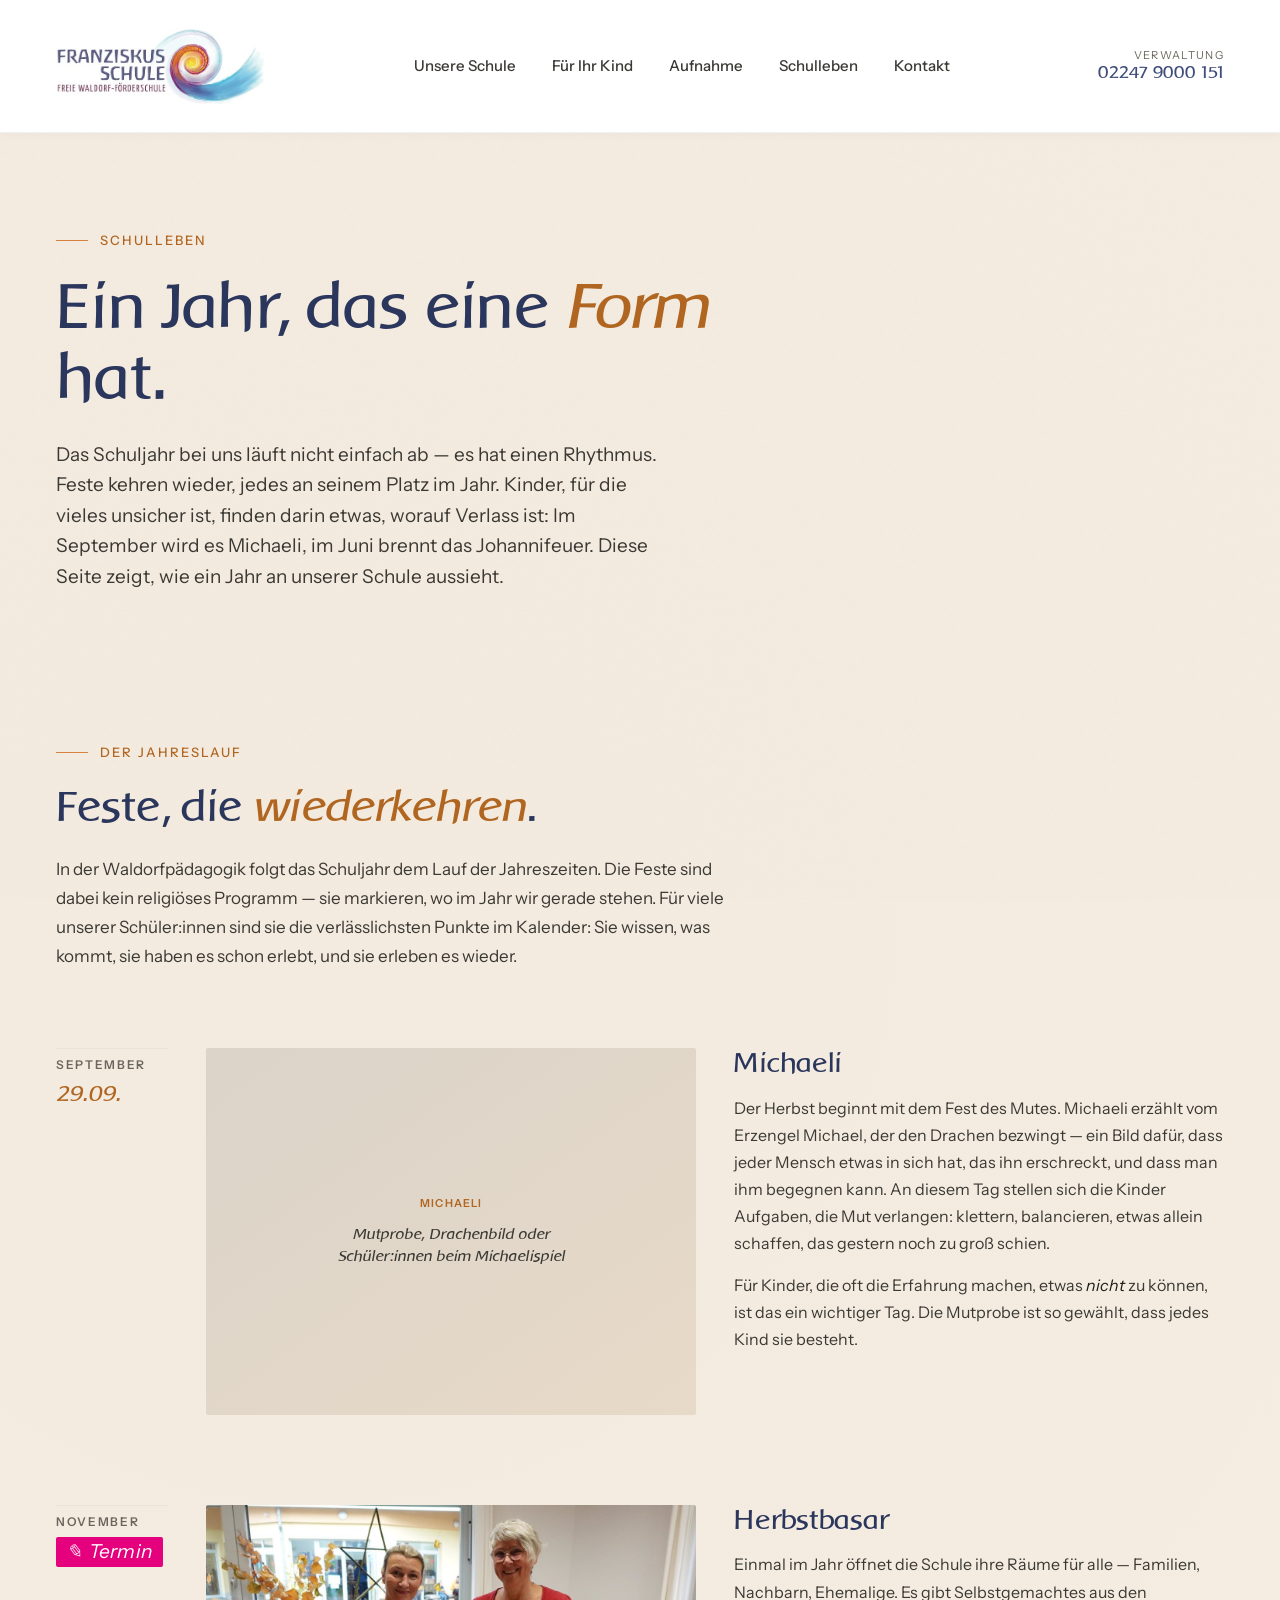
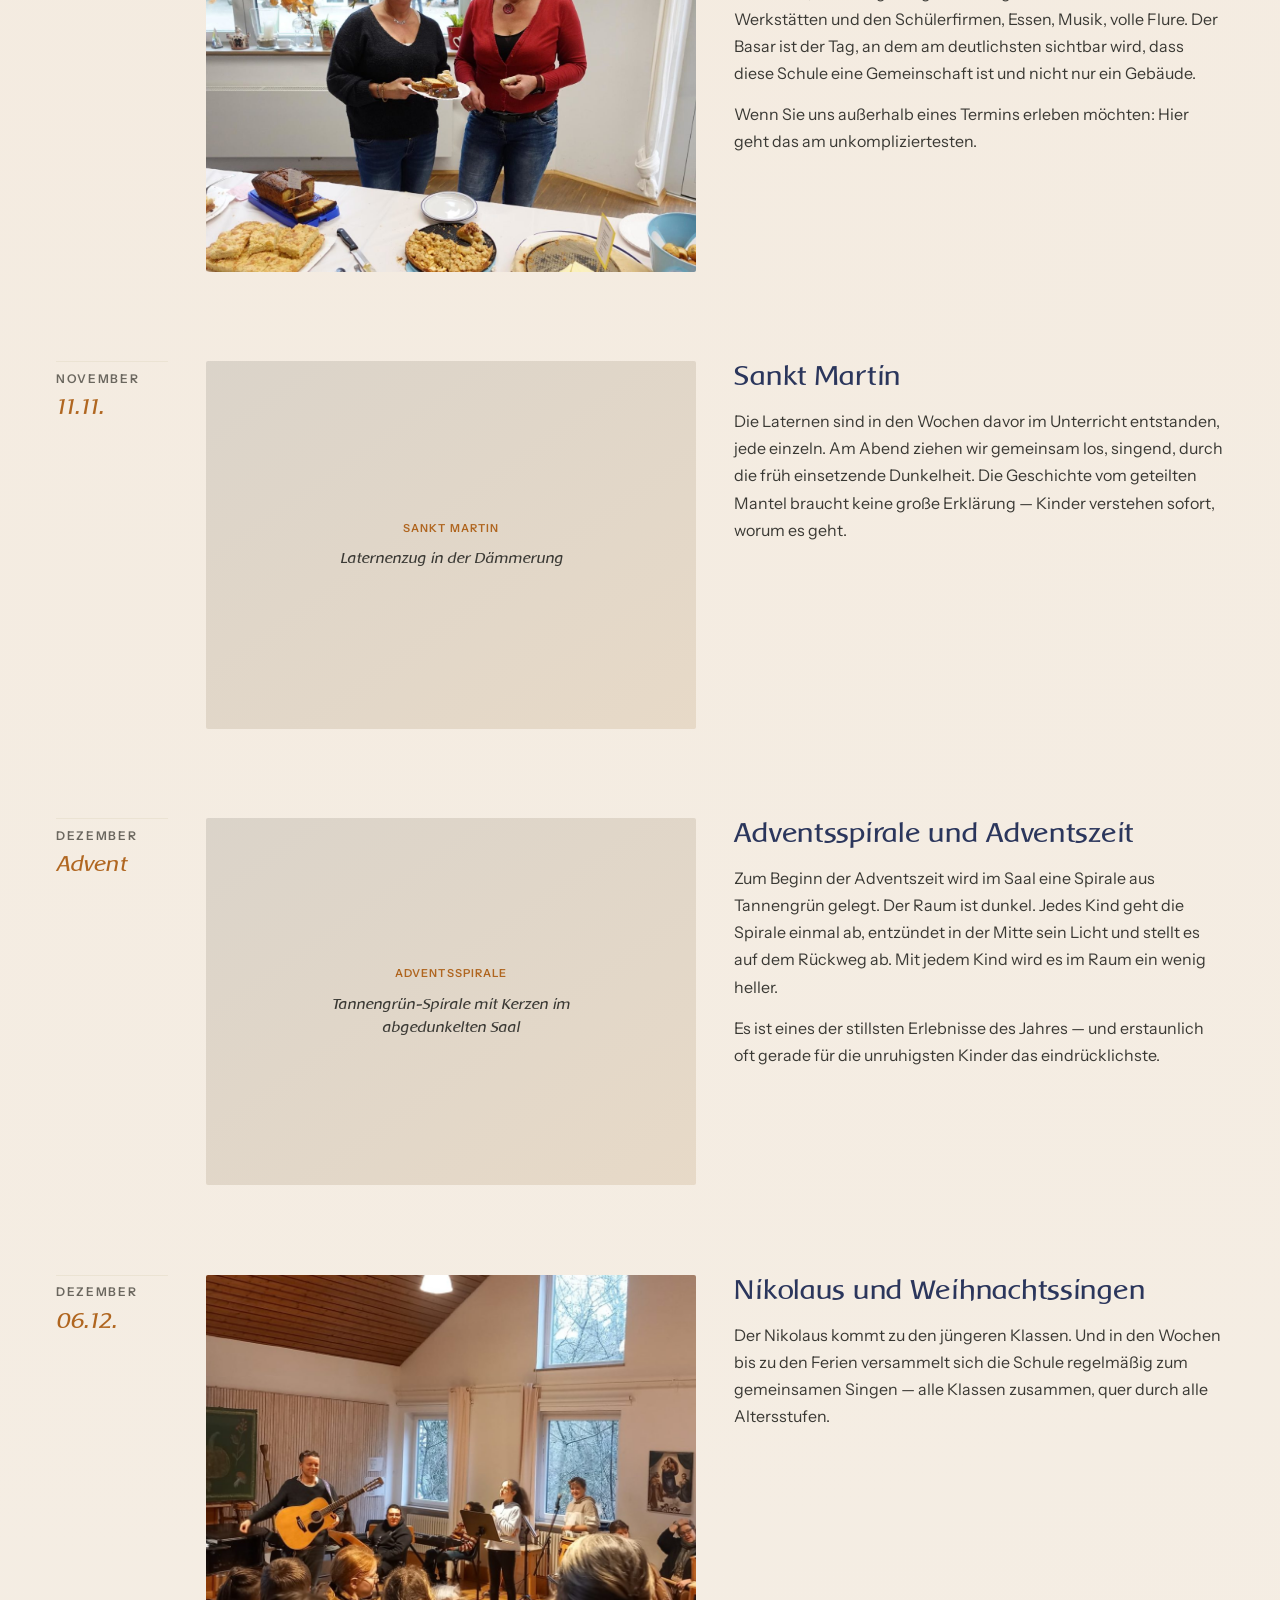
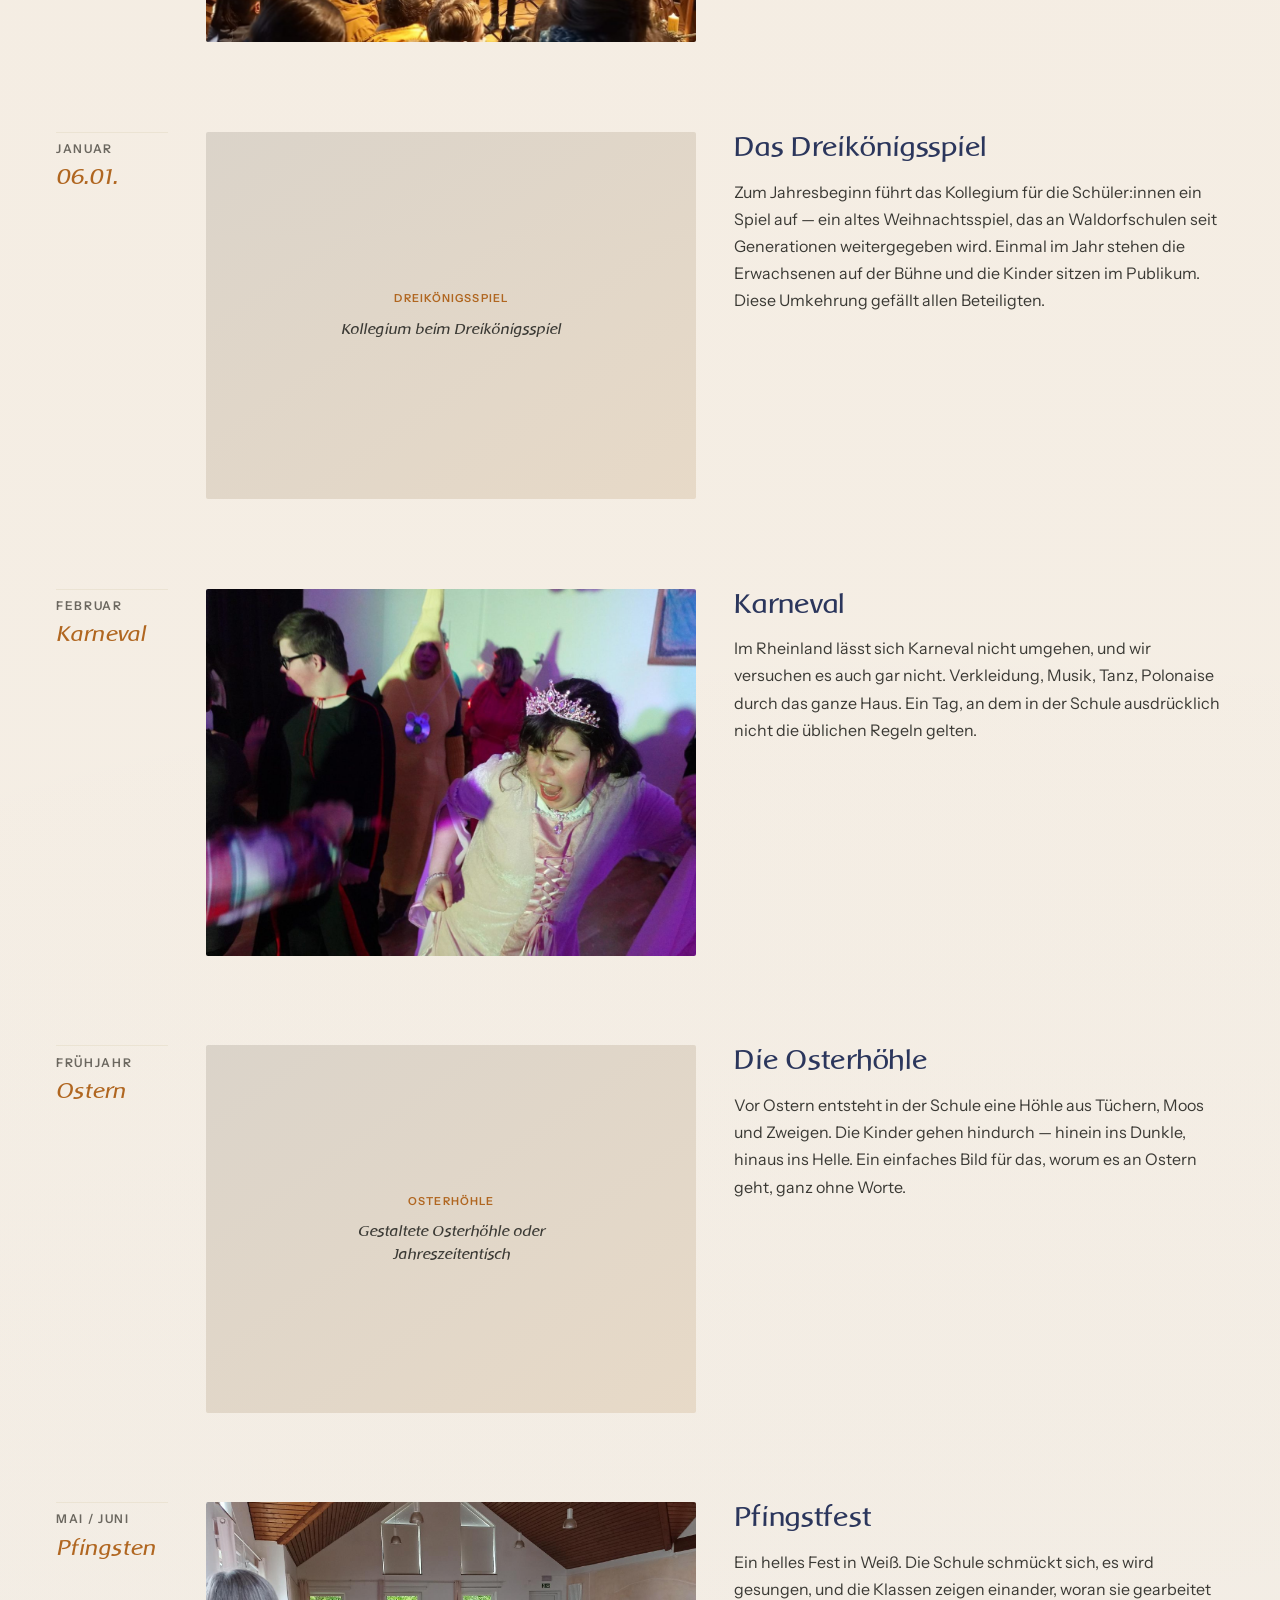
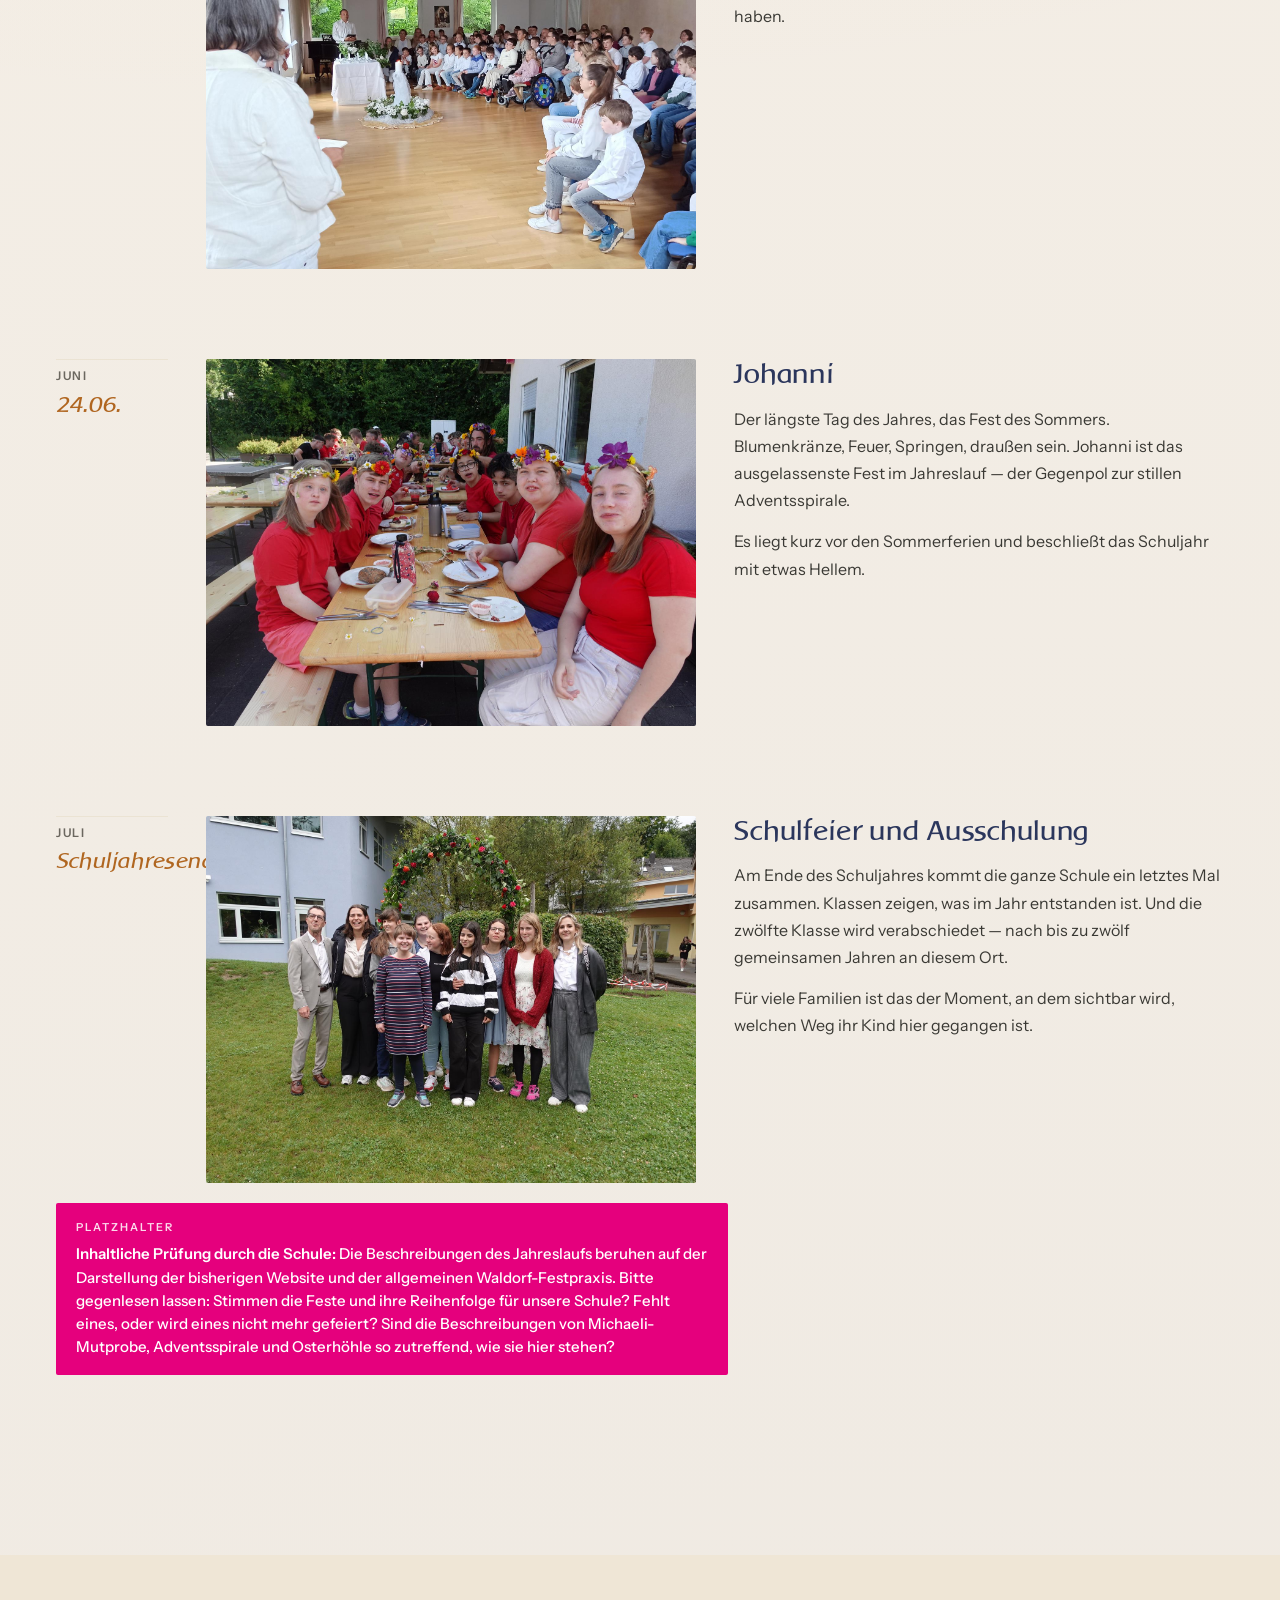
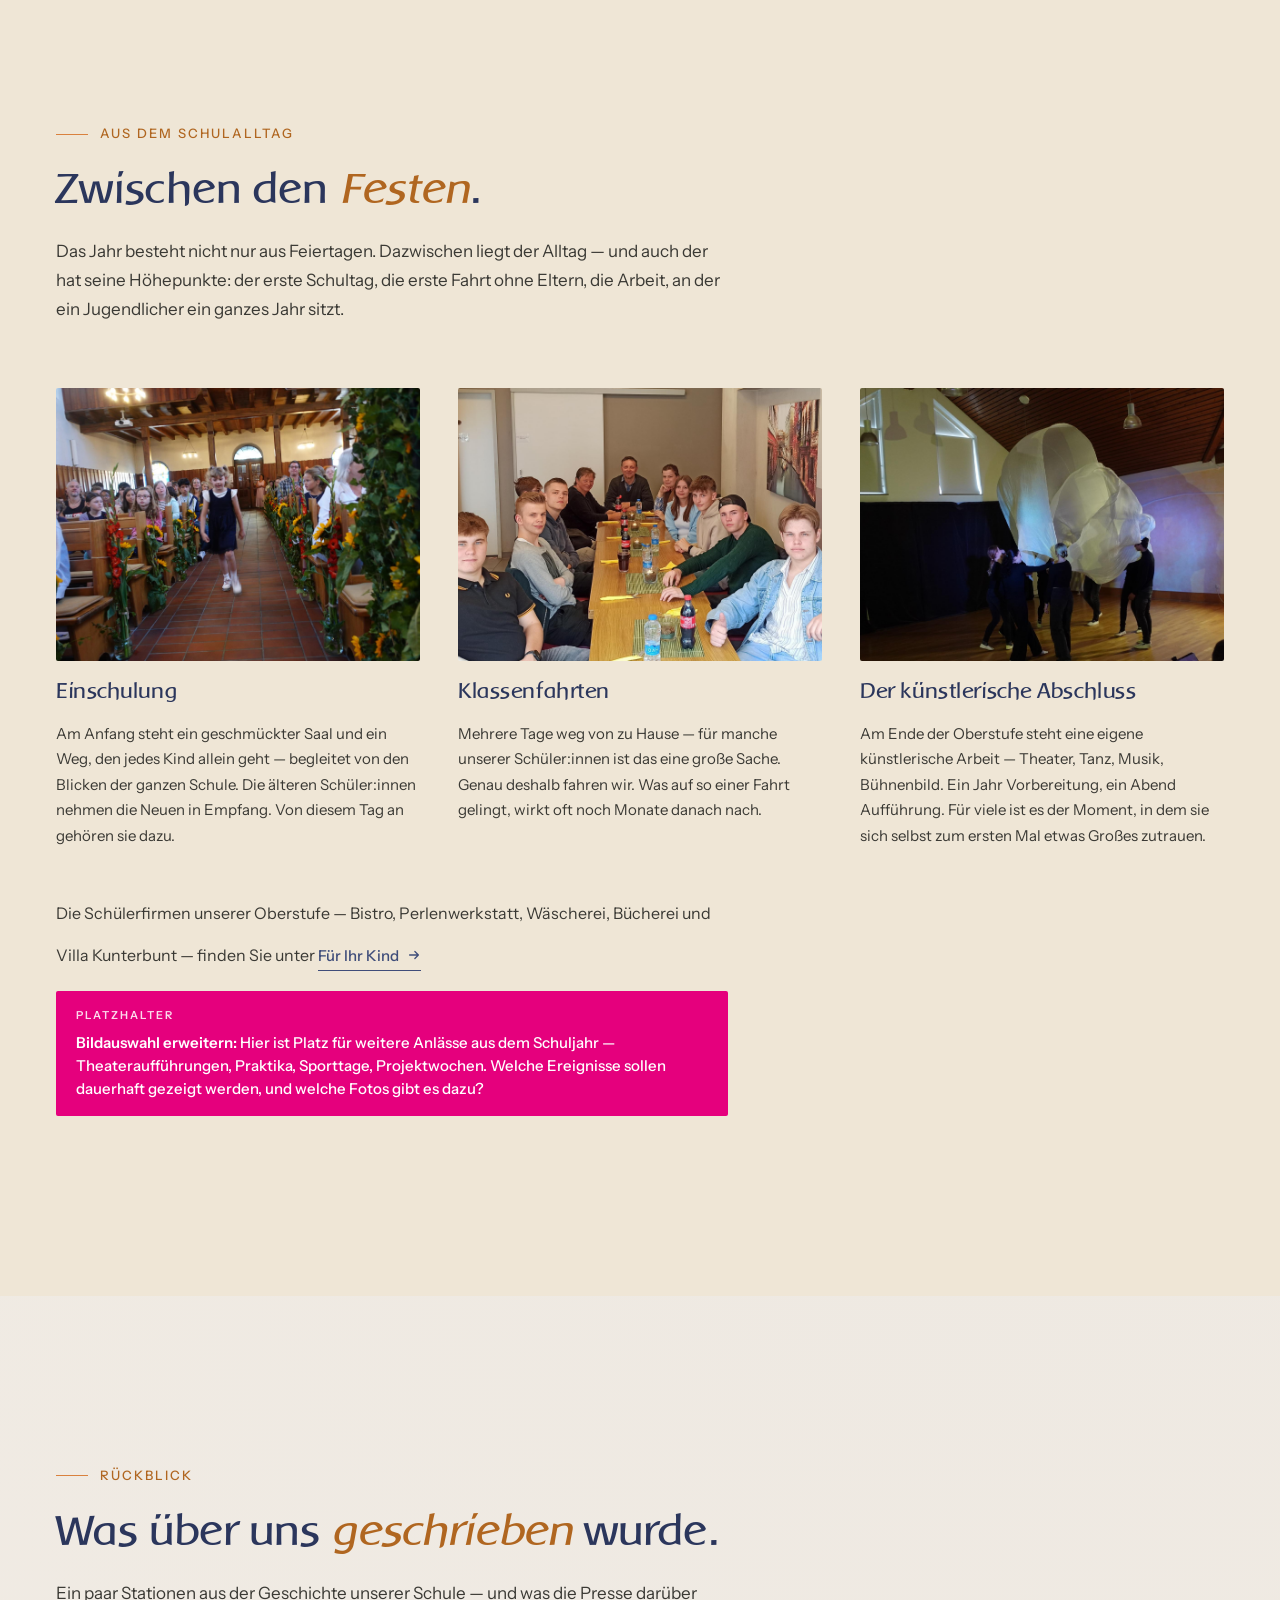
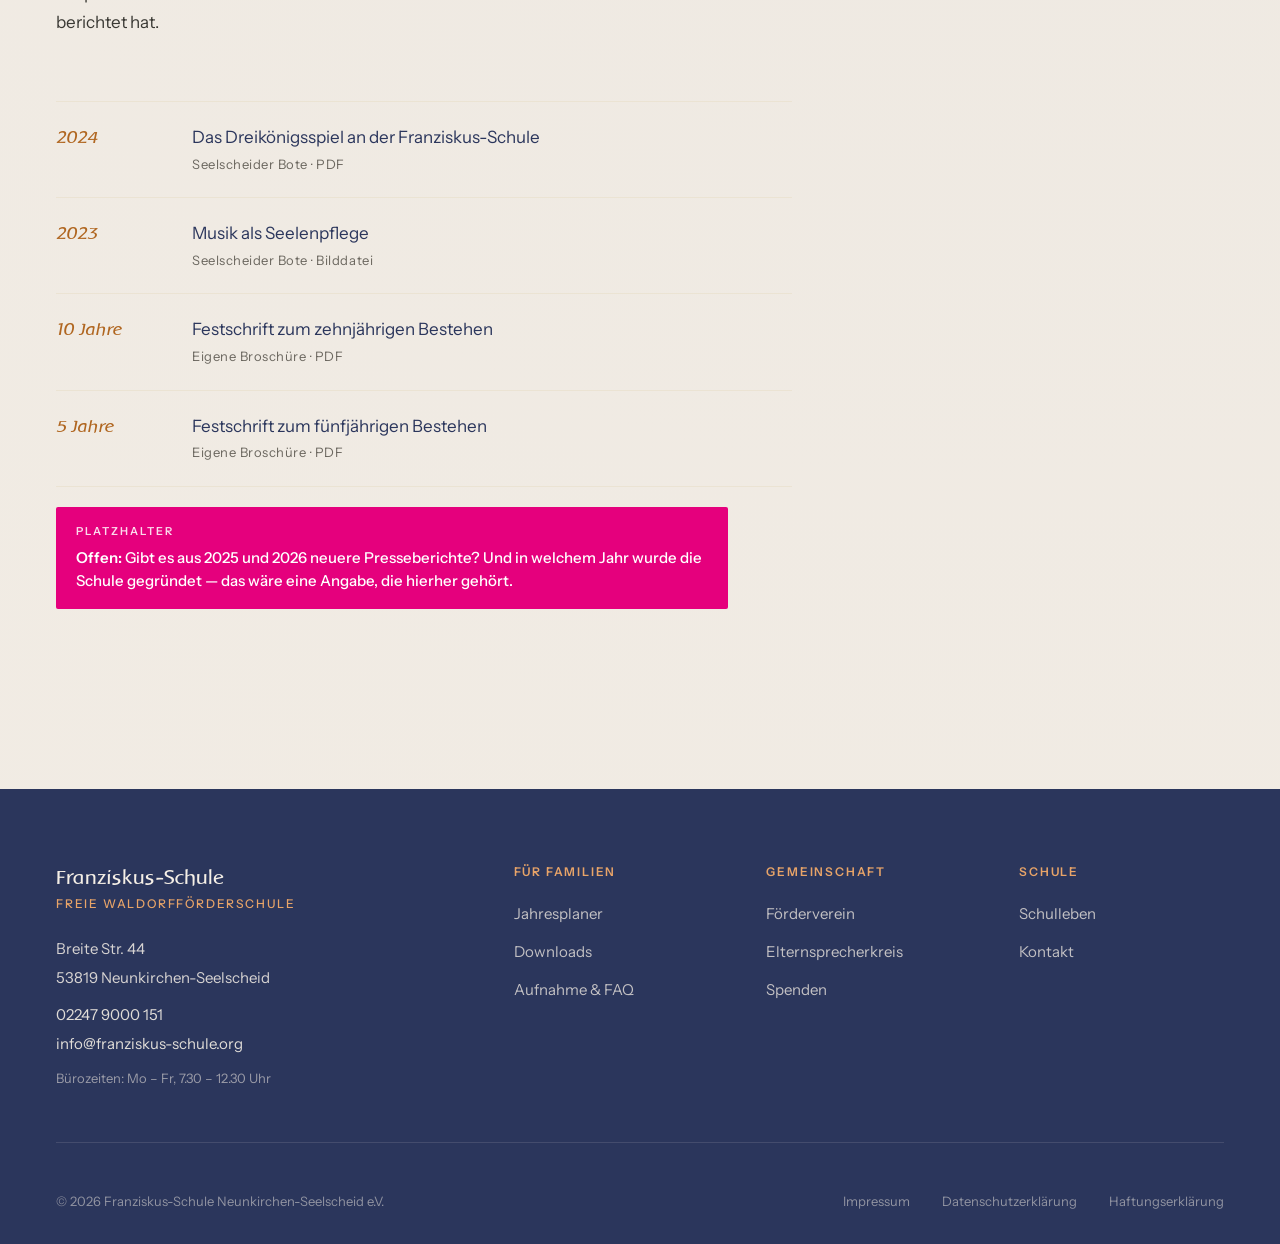
<file: pages/schulleben.html>
<!DOCTYPE html>
<html lang="de">
<head>
  <meta charset="UTF-8">
  <meta name="viewport" content="width=device-width, initial-scale=1.0">
  <title>Schulleben – Franziskus-Schule</title>
  <meta name="description" content="Der Jahreslauf an unserer Schule: von Michaeli über die Adventszeit und Karneval bis Johanni. Feste, die wiederkehren und dem Schuljahr eine verlässliche Form geben.">

  <link rel="icon" href="../favicon.svg" type="image/svg+xml">
  <link rel="apple-touch-icon" href="../images/logo.jpg">
  <meta name="theme-color" content="#3F4D7A">

  <meta property="og:type" content="website">
  <meta property="og:site_name" content="Franziskus-Schule">
  <meta property="og:locale" content="de_DE">
  <meta property="og:title" content="Schulleben – Franziskus-Schule">
  <meta property="og:description" content="Der Jahreslauf an unserer Schule: von Michaeli über die Adventszeit und Karneval bis Johanni. Feste, die wiederkehren und dem Schuljahr eine verlässliche Form geben.">
  <meta property="og:url" content="https://janbettermann.github.io/Franziskus-Schule/pages/schulleben.html">
  <meta property="og:image" content="https://janbettermann.github.io/Franziskus-Schule/images/Johanni%20Fest/waldorf-johanni-fest-foerderschule-11.jpg">
  <meta property="og:image:alt" content="Schulgemeinschaft beim Johanni-Fest: Kinder und Erwachsene bilden mit erhobenen Händen ein Tor, durch das ein Junge im Rollstuhl fährt.">
  <meta name="twitter:card" content="summary_large_image">

  <link rel="stylesheet" href="../styles.css">
  <script src="../scripts.js" defer></script>
</head>
<body>

  <!-- ========== HEADER ========== -->
  <header class="site-header">
    <div class="container header-inner">
      <a href="../index.html" class="logo-link" aria-label="Franziskus-Schule – Startseite">
        <img src="../images/logo.jpg" alt="Franziskus-Schule – Freie Waldorf-Förderschule" class="logo-image">
      </a>

      <nav class="main-nav">
        <a href="../index.html">Unsere Schule</a>
        <a href="fuer-ihr-kind.html">Für Ihr Kind</a>
        <a href="aufnahme.html">Aufnahme</a>
        <a href="schulleben.html">Schulleben</a>
        <a href="kontakt.html">Kontakt</a>
      </nav>

      <div class="header-phone">
        <span class="label">Verwaltung</span>
        <a href="tel:+4922479000151" class="number">02247 9000 151</a>
      </div>

      <button class="mobile-toggle" aria-label="Menü öffnen">
        <span></span>
        <span></span>
        <span></span>
      </button>
    </div>
  </header>

  <main>

    <!-- ========== SEITENKOPF ========== -->
    <section class="page-header">
      <div class="container">
        <div class="eyebrow">Schulleben</div>
        <h1>Ein Jahr, das eine <em>Form</em> hat.</h1>
        <p class="page-lead">Das Schuljahr bei uns läuft nicht einfach ab — es hat einen Rhythmus. Feste kehren wieder, jedes an seinem Platz im Jahr. Kinder, für die vieles unsicher ist, finden darin etwas, worauf Verlass ist: Im September wird es Michaeli, im Juni brennt das Johannifeuer. Diese Seite zeigt, wie ein Jahr an unserer Schule aussieht.</p>
      </div>
    </section>

    <!-- ========== DER JAHRESLAUF ========== -->
    <section class="jahreslauf">
      <div class="container">
        <div class="jahreslauf-header">
          <div class="eyebrow">Der Jahreslauf</div>
          <h2>Feste, die <em>wiederkehren</em>.</h2>
          <p>In der Waldorfpädagogik folgt das Schuljahr dem Lauf der Jahreszeiten. Die Feste sind dabei kein religiöses Programm — sie markieren, wo im Jahr wir gerade stehen. Für viele unserer Schüler:innen sind sie die verlässlichsten Punkte im Kalender: Sie wissen, was kommt, sie haben es schon erlebt, und sie erleben es wieder.</p>
        </div>

        <ol class="jahreslauf-liste">

          <li class="fest">
            <div class="fest-zeit">
              <span class="fest-monat">September</span>
              <span class="fest-datum">29.09.</span>
            </div>
            <div class="fest-bild">
              <div class="placeholder">
                <div class="placeholder-label">Michaeli</div>
                <div class="placeholder-description">Mutprobe, Drachenbild oder Schüler:innen beim Michaelispiel</div>
              </div>
            </div>
            <div class="fest-text">
              <h3>Michaeli</h3>
              <p>Der Herbst beginnt mit dem Fest des Mutes. Michaeli erzählt vom Erzengel Michael, der den Drachen bezwingt — ein Bild dafür, dass jeder Mensch etwas in sich hat, das ihn erschreckt, und dass man ihm begegnen kann. An diesem Tag stellen sich die Kinder Aufgaben, die Mut verlangen: klettern, balancieren, etwas allein schaffen, das gestern noch zu groß schien.</p>
              <p>Für Kinder, die oft die Erfahrung machen, etwas <em>nicht</em> zu können, ist das ein wichtiger Tag. Die Mutprobe ist so gewählt, dass jedes Kind sie besteht.</p>
            </div>
          </li>

          <li class="fest">
            <div class="fest-zeit">
              <span class="fest-monat">November</span>
              <span class="fest-datum"><span class="todo">Termin</span></span>
            </div>
            <div class="fest-bild">
              <img src="../images/Herbstbasar/foerderschule-herbstbasar1.jpg" alt="Zwei Frauen stehen am Kuchenbuffet des Herbstbasars, davor ein langer Tisch mit Streuselkuchen, Marmorkuchen und Muffins">
            </div>
            <div class="fest-text">
              <h3>Herbstbasar</h3>
              <p>Einmal im Jahr öffnet die Schule ihre Räume für alle — Familien, Nachbarn, Ehemalige. Es gibt Selbstgemachtes aus den Werkstätten und den Schülerfirmen, Essen, Musik, volle Flure. Der Basar ist der Tag, an dem am deutlichsten sichtbar wird, dass diese Schule eine Gemeinschaft ist und nicht nur ein Gebäude.</p>
              <p>Wenn Sie uns außerhalb eines Termins erleben möchten: Hier geht das am unkompliziertesten.</p>
            </div>
          </li>

          <li class="fest">
            <div class="fest-zeit">
              <span class="fest-monat">November</span>
              <span class="fest-datum">11.11.</span>
            </div>
            <div class="fest-bild">
              <div class="placeholder">
                <div class="placeholder-label">Sankt Martin</div>
                <div class="placeholder-description">Laternenzug in der Dämmerung</div>
              </div>
            </div>
            <div class="fest-text">
              <h3>Sankt Martin</h3>
              <p>Die Laternen sind in den Wochen davor im Unterricht entstanden, jede einzeln. Am Abend ziehen wir gemeinsam los, singend, durch die früh einsetzende Dunkelheit. Die Geschichte vom geteilten Mantel braucht keine große Erklärung — Kinder verstehen sofort, worum es geht.</p>
            </div>
          </li>

          <li class="fest">
            <div class="fest-zeit">
              <span class="fest-monat">Dezember</span>
              <span class="fest-datum">Advent</span>
            </div>
            <div class="fest-bild">
              <div class="placeholder">
                <div class="placeholder-label">Adventsspirale</div>
                <div class="placeholder-description">Tannengrün-Spirale mit Kerzen im abgedunkelten Saal</div>
              </div>
            </div>
            <div class="fest-text">
              <h3>Adventsspirale und Adventszeit</h3>
              <p>Zum Beginn der Adventszeit wird im Saal eine Spirale aus Tannengrün gelegt. Der Raum ist dunkel. Jedes Kind geht die Spirale einmal ab, entzündet in der Mitte sein Licht und stellt es auf dem Rückweg ab. Mit jedem Kind wird es im Raum ein wenig heller.</p>
              <p>Es ist eines der stillsten Erlebnisse des Jahres — und erstaunlich oft gerade für die unruhigsten Kinder das eindrücklichste.</p>
            </div>
          </li>

          <li class="fest">
            <div class="fest-zeit">
              <span class="fest-monat">Dezember</span>
              <span class="fest-datum">06.12.</span>
            </div>
            <div class="fest-bild">
              <img src="../images/Klassenfotos/f%C3%B6rderschule-rhein-sieg-weihnachtssingen.jpg" alt="Adventliches Singen im Saal: Ein Lehrer mit Gitarre und mehrere Schülerinnen und Schüler musizieren vor den zuhörenden Klassen, im Hintergrund ein Tafelbild.">
            </div>
            <div class="fest-text">
              <h3>Nikolaus und Weihnachtssingen</h3>
              <p>Der Nikolaus kommt zu den jüngeren Klassen. Und in den Wochen bis zu den Ferien versammelt sich die Schule regelmäßig zum gemeinsamen Singen — alle Klassen zusammen, quer durch alle Altersstufen.</p>
            </div>
          </li>

          <li class="fest">
            <div class="fest-zeit">
              <span class="fest-monat">Januar</span>
              <span class="fest-datum">06.01.</span>
            </div>
            <div class="fest-bild">
              <div class="placeholder">
                <div class="placeholder-label">Dreikönigsspiel</div>
                <div class="placeholder-description">Kollegium beim Dreikönigsspiel</div>
              </div>
            </div>
            <div class="fest-text">
              <h3>Das Dreikönigsspiel</h3>
              <p>Zum Jahresbeginn führt das Kollegium für die Schüler:innen ein Spiel auf — ein altes Weihnachtsspiel, das an Waldorfschulen seit Generationen weitergegeben wird. Einmal im Jahr stehen die Erwachsenen auf der Bühne und die Kinder sitzen im Publikum. Diese Umkehrung gefällt allen Beteiligten.</p>
            </div>
          </li>

          <li class="fest">
            <div class="fest-zeit">
              <span class="fest-monat">Februar</span>
              <span class="fest-datum">Karneval</span>
            </div>
            <div class="fest-bild">
              <img src="../images/Karneval/foerderschule-karneval-2026-tanz.jpg" alt="Kostümierte Schülerinnen und Schüler tanzen im bunt beleuchteten Saal, im Vordergrund ein Mädchen im Prinzessinnenkleid mit Krone">
            </div>
            <div class="fest-text">
              <h3>Karneval</h3>
              <p>Im Rheinland lässt sich Karneval nicht umgehen, und wir versuchen es auch gar nicht. Verkleidung, Musik, Tanz, Polonaise durch das ganze Haus. Ein Tag, an dem in der Schule ausdrücklich nicht die üblichen Regeln gelten.</p>
            </div>
          </li>

          <li class="fest">
            <div class="fest-zeit">
              <span class="fest-monat">Frühjahr</span>
              <span class="fest-datum">Ostern</span>
            </div>
            <div class="fest-bild">
              <div class="placeholder">
                <div class="placeholder-label">Osterhöhle</div>
                <div class="placeholder-description">Gestaltete Osterhöhle oder Jahreszeitentisch</div>
              </div>
            </div>
            <div class="fest-text">
              <h3>Die Osterhöhle</h3>
              <p>Vor Ostern entsteht in der Schule eine Höhle aus Tüchern, Moos und Zweigen. Die Kinder gehen hindurch — hinein ins Dunkle, hinaus ins Helle. Ein einfaches Bild für das, worum es an Ostern geht, ganz ohne Worte.</p>
            </div>
          </li>

          <li class="fest">
            <div class="fest-zeit">
              <span class="fest-monat">Mai / Juni</span>
              <span class="fest-datum">Pfingsten</span>
            </div>
            <div class="fest-bild">
              <img src="../images/Pfingstfeier/waldorf-rhein-sieg-pfingsfeier-1.jpg" alt="Die ganze Schule sitzt im weiß geschmückten Saal zusammen, viele in weißer Kleidung, in der Mitte ein Blumengesteck mit Kerze">
            </div>
            <div class="fest-text">
              <h3>Pfingstfest</h3>
              <p>Ein helles Fest in Weiß. Die Schule schmückt sich, es wird gesungen, und die Klassen zeigen einander, woran sie gearbeitet haben.</p>
            </div>
          </li>

          <li class="fest">
            <div class="fest-zeit">
              <span class="fest-monat">Juni</span>
              <span class="fest-datum">24.06.</span>
            </div>
            <div class="fest-bild">
              <img src="../images/Johanni%20Fest/waldorf-johanni-fest-foerderschule-3.jpg" alt="Schülerinnen und Schüler mit Blumenkränzen im Haar sitzen in roten T-Shirts an langen Tischen im Freien und essen gemeinsam">
            </div>
            <div class="fest-text">
              <h3>Johanni</h3>
              <p>Der längste Tag des Jahres, das Fest des Sommers. Blumenkränze, Feuer, Springen, draußen sein. Johanni ist das ausgelassenste Fest im Jahreslauf — der Gegenpol zur stillen Adventsspirale.</p>
              <p>Es liegt kurz vor den Sommerferien und beschließt das Schuljahr mit etwas Hellem.</p>
            </div>
          </li>

          <li class="fest">
            <div class="fest-zeit">
              <span class="fest-monat">Juli</span>
              <span class="fest-datum">Schuljahresende</span>
            </div>
            <div class="fest-bild">
              <img src="../images/Abschluss/Foerderschule-neukirchen-Abschluss-6.jpg" alt="Die Abschlussklasse steht mit zwei Lehrkräften vor einem Rosenbogen auf der Wiese vor dem Schulgebäude">
            </div>
            <div class="fest-text">
              <h3>Schulfeier und Ausschulung</h3>
              <p>Am Ende des Schuljahres kommt die ganze Schule ein letztes Mal zusammen. Klassen zeigen, was im Jahr entstanden ist. Und die zwölfte Klasse wird verabschiedet — nach bis zu zwölf gemeinsamen Jahren an diesem Ort.</p>
              <p>Für viele Familien ist das der Moment, an dem sichtbar wird, welchen Weg ihr Kind hier gegangen ist.</p>
            </div>
          </li>

        </ol>

        <div class="todo-block">
          <strong>Inhaltliche Prüfung durch die Schule:</strong> Die Beschreibungen des Jahreslaufs beruhen auf der Darstellung der bisherigen Website und der allgemeinen Waldorf-Festpraxis. Bitte gegenlesen lassen: Stimmen die Feste und ihre Reihenfolge für unsere Schule? Fehlt eines, oder wird eines nicht mehr gefeiert? Sind die Beschreibungen von Michaeli-Mutprobe, Adventsspirale und Osterhöhle so zutreffend, wie sie hier stehen?
        </div>
      </div>
    </section>

    <!-- ========== AUS DEM SCHULALLTAG ========== -->
    <section class="alltag">
      <div class="container">
        <div class="alltag-header">
          <div class="eyebrow">Aus dem Schulalltag</div>
          <h2>Zwischen den <em>Festen</em>.</h2>
          <p>Das Jahr besteht nicht nur aus Feiertagen. Dazwischen liegt der Alltag — und auch der hat seine Höhepunkte: der erste Schultag, die erste Fahrt ohne Eltern, die Arbeit, an der ein Jugendlicher ein ganzes Jahr sitzt.</p>
        </div>

        <div class="alltag-grid">

          <article class="alltag-karte">
            <div class="alltag-bild">
              <img src="../images/Einschulung/Foerderschule-neukirchen-Einschulung-1.jpg" alt="Ein Schulkind geht durch den mit Sonnenblumen und Gladiolen geschmückten Mittelgang des Saals, links und rechts sitzen Mitschüler und Eltern">
            </div>
            <h3>Einschulung</h3>
            <p>Am Anfang steht ein geschmückter Saal und ein Weg, den jedes Kind allein geht — begleitet von den Blicken der ganzen Schule. Die älteren Schüler:innen nehmen die Neuen in Empfang. Von diesem Tag an gehören sie dazu.</p>
          </article>

          <article class="alltag-karte">
            <div class="alltag-bild">
              <img src="../images/Klassenfahrt/foerderschule-rhein-sieg-neunkirchen-klassenfahrt2025-3.jpg" alt="Schülerinnen, Schüler und zwei Lehrkräfte sitzen auf Klassenfahrt gemeinsam an einer langen Tafel in einem Restaurant">
            </div>
            <h3>Klassenfahrten</h3>
            <p>Mehrere Tage weg von zu Hause — für manche unserer Schüler:innen ist das eine große Sache. Genau deshalb fahren wir. Was auf so einer Fahrt gelingt, wirkt oft noch Monate danach nach.</p>
          </article>

          <article class="alltag-karte">
            <div class="alltag-bild">
              <img src="../images/k%C3%BCnstlerischer%20Abschluss/kuenstlerischer-abschluss2025-1.jpg" alt="Jugendliche in dunkler Kleidung bewegen im abgedunkelten Saal ein großes weißes Stoffobjekt, angestrahlt von einem Scheinwerfer">
            </div>
            <h3>Der künstlerische Abschluss</h3>
            <p>Am Ende der Oberstufe steht eine eigene künstlerische Arbeit — Theater, Tanz, Musik, Bühnenbild. Ein Jahr Vorbereitung, ein Abend Aufführung. Für viele ist es der Moment, in dem sie sich selbst zum ersten Mal etwas Großes zutrauen.</p>
          </article>

        </div>

        <p class="alltag-hinweis">Die Schülerfirmen unserer Oberstufe — Bistro, Perlenwerkstatt, Wäscherei, Bücherei und Villa Kunterbunt — finden Sie unter <a href="fuer-ihr-kind.html#schuelerfirmen" class="link-arrow">Für Ihr Kind
          <svg width="14" height="14" viewBox="0 0 16 16" fill="none"><path d="M3 8h10M9 4l4 4-4 4" stroke="currentColor" stroke-width="1.5" stroke-linecap="round" stroke-linejoin="round"/></svg>
        </a></p>

        <div class="todo-block">
          <strong>Bildauswahl erweitern:</strong> Hier ist Platz für weitere Anlässe aus dem Schuljahr — Theateraufführungen, Praktika, Sporttage, Projektwochen. Welche Ereignisse sollen dauerhaft gezeigt werden, und welche Fotos gibt es dazu?
        </div>
      </div>
    </section>

    <!-- ========== RÜCKBLICK ========== -->
    <section class="rueckblick">
      <div class="container">
        <div class="rueckblick-header">
          <div class="eyebrow">Rückblick</div>
          <h2>Was über uns <em>geschrieben</em> wurde.</h2>
          <p>Ein paar Stationen aus der Geschichte unserer Schule — und was die Presse darüber berichtet hat.</p>
        </div>

        <ul class="presse-liste">
          <li>
            <a href="../downloads/presse-dreikoenigsspiel-2024.pdf" class="presse-item">
              <span class="presse-jahr">2024</span>
              <span class="presse-meta">
                <span class="presse-titel">Das Dreikönigsspiel an der Franziskus-Schule</span>
                <span class="presse-quelle">Seelscheider Bote · PDF</span>
              </span>
            </a>
          </li>

          <li>
            <a href="../downloads/presse-musik-als-seelenpflege-2023.jpeg" class="presse-item">
              <span class="presse-jahr">2023</span>
              <span class="presse-meta">
                <span class="presse-titel">Musik als Seelenpflege</span>
                <span class="presse-quelle">Seelscheider Bote · Bilddatei</span>
              </span>
            </a>
          </li>

          <li>
            <a href="../downloads/festschrift-10-jahre.pdf" class="presse-item">
              <span class="presse-jahr">10 Jahre</span>
              <span class="presse-meta">
                <span class="presse-titel">Festschrift zum zehnjährigen Bestehen</span>
                <span class="presse-quelle">Eigene Broschüre · PDF</span>
              </span>
            </a>
          </li>

          <li>
            <a href="../downloads/festschrift-5-jahre.pdf" class="presse-item">
              <span class="presse-jahr">5 Jahre</span>
              <span class="presse-meta">
                <span class="presse-titel">Festschrift zum fünfjährigen Bestehen</span>
                <span class="presse-quelle">Eigene Broschüre · PDF</span>
              </span>
            </a>
          </li>
        </ul>

        <div class="todo-block">
          <strong>Offen:</strong> Gibt es aus 2025 und 2026 neuere Presseberichte? Und in welchem Jahr wurde die Schule gegründet — das wäre eine Angabe, die hierher gehört.
        </div>
      </div>
    </section>

  </main>

  <!-- ========== FOOTER ========== -->
  <footer class="site-footer">
    <div class="container">
      <div class="footer-top">
        <div class="footer-contact">
          <div class="footer-logo">
            Franziskus-Schule<br>
            <span style="font-size: 0.75rem; letter-spacing: 0.15em; text-transform: uppercase; color: var(--amber-soft); font-family: var(--font-body); font-weight: 500;">Freie Waldorfförderschule</span>
          </div>
          <p>Breite Str. 44</p>
          <p>53819 Neunkirchen-Seelscheid</p>
          <p style="margin-top: 0.75rem;"><a href="tel:+4922479000151">02247 9000 151</a></p>
          <p><a href="mailto:info@franziskus-schule.org">info@franziskus-schule.org</a></p>
          <p style="margin-top: 0.75rem; font-size: 0.8125rem; color: rgba(245, 239, 230, 0.55);">Bürozeiten: Mo – Fr, 7.30 – 12.30 Uhr</p>
        </div>

        <div class="footer-col">
          <h4>Für Familien</h4>
          <ul>
            <li><a href="../downloads/jahresplaner.pdf" target="_blank" rel="noopener">Jahresplaner</a></li>
            <li><a href="downloads.html">Downloads</a></li>
            <li><a href="aufnahme.html">Aufnahme &amp; FAQ</a></li>
          </ul>
        </div>

        <div class="footer-col">
          <h4>Gemeinschaft</h4>
          <ul>
            <li><a href="kontakt.html#gremien">Förderverein</a></li>
            <li><a href="kontakt.html#gremien">Elternsprecherkreis</a></li>
            <li><a href="downloads.html#foerderverein">Spenden</a></li>
          </ul>
        </div>

        <div class="footer-col">
          <h4>Schule</h4>
          <ul>
            <li><a href="schulleben.html">Schulleben</a></li>
            <li><a href="kontakt.html">Kontakt</a></li>
          </ul>
        </div>
      </div>

      <div class="footer-bottom">
        <div>© 2026 Franziskus-Schule Neunkirchen-Seelscheid e.V.</div>
        <div class="footer-legal">
          <a href="kontakt.html#rechtliches">Impressum</a>
          <a href="kontakt.html#rechtliches">Datenschutzerklärung</a>
          <a href="kontakt.html#rechtliches">Haftungserklärung</a>
        </div>
      </div>
    </div>
  </footer>

</body>
</html>
</file>
<file: styles.css>
/* ========== SCHRIFTEN (lokal eingebunden) ==========
   Alle Schriften liegen lokal in fonts/. Kein Google Fonts, damit beim
   Seitenaufruf keine Verbindung zu Dritten entsteht und keine
   IP-Adressen der Besucher übertragen werden.

   Überschriften:  Baar Metanoia — von der Schulleitung gewählt,
                   anthroposophische Handschrift, wärmer und offener
                   als eine Display-Antiqua.
   Fließtext:      Instrument Sans — bewusst ruhig, damit Eltern, die
                   leichtes Lesen brauchen, nicht ausgebremst werden.

   Baar Metanoia von Lutz Baar, laut baar.se/fonts.html (Juni 2018)
   frei für private, kulturelle und kommerzielle Nutzung; nur der
   Weiterverkauf ist untersagt. Instrument Sans und Fraunces stehen
   unter der SIL Open Font License 1.1.

   Fraunces wird auf den Seiten selbst nicht mehr verwendet, bleibt
   aber eingebunden: Die Vergleichsseite unter pages/schriftvergleich.html
   zeigt damit den früheren Stand. Browser laden eine Schrift nur, wenn
   sie tatsächlich gebraucht wird — auf den normalen Seiten kostet das
   also nichts. */

/* --- Baar Metanoia: Überschriften --- */
@font-face {
  font-family: 'Baar Metanoia';
  font-style: normal;
  font-weight: 400;
  font-display: swap;
  src: url('fonts/baar/baar-metanoia-regular.woff2') format('woff2');
}

@font-face {
  font-family: 'Baar Metanoia';
  font-style: normal;
  font-weight: 700;
  font-display: swap;
  src: url('fonts/baar/baar-metanoia-bold.woff2') format('woff2');
}

@font-face {
  font-family: 'Baar Metanoia';
  font-style: italic;
  font-weight: 400;
  font-display: swap;
  src: url('fonts/baar/baar-metanoia-italic.woff2') format('woff2');
}

@font-face {
  font-family: 'Baar Metanoia';
  font-style: italic;
  font-weight: 700;
  font-display: swap;
  src: url('fonts/baar/baar-metanoia-bolditalic.woff2') format('woff2');
}

@font-face {
  font-family: 'Fraunces';
  font-style: normal;
  font-weight: 300 700;
  font-display: swap;
  src: url('fonts/fraunces-normal-latin.woff2') format('woff2');
  unicode-range: U+0000-00FF, U+0131, U+0152-0153, U+02BB-02BC, U+02C6, U+02DA, U+02DC, U+0304, U+0308, U+0329, U+2000-206F, U+20AC, U+2122, U+2191, U+2193, U+2212, U+2215, U+FEFF, U+FFFD;
}

@font-face {
  font-family: 'Fraunces';
  font-style: normal;
  font-weight: 300 700;
  font-display: swap;
  src: url('fonts/fraunces-normal-latin-ext.woff2') format('woff2');
  unicode-range: U+0100-02BA, U+02BD-02C5, U+02C7-02CC, U+02CE-02D7, U+02DD-02FF, U+0304, U+0308, U+0329, U+1D00-1DBF, U+1E00-1E9F, U+1EF2-1EFF, U+2020, U+20A0-20AB, U+20AD-20C0, U+2113, U+2C60-2C7F, U+A720-A7FF;
}

@font-face {
  font-family: 'Fraunces';
  font-style: italic;
  font-weight: 300 700;
  font-display: swap;
  src: url('fonts/fraunces-italic-latin.woff2') format('woff2');
  unicode-range: U+0000-00FF, U+0131, U+0152-0153, U+02BB-02BC, U+02C6, U+02DA, U+02DC, U+0304, U+0308, U+0329, U+2000-206F, U+20AC, U+2122, U+2191, U+2193, U+2212, U+2215, U+FEFF, U+FFFD;
}

@font-face {
  font-family: 'Fraunces';
  font-style: italic;
  font-weight: 300 700;
  font-display: swap;
  src: url('fonts/fraunces-italic-latin-ext.woff2') format('woff2');
  unicode-range: U+0100-02BA, U+02BD-02C5, U+02C7-02CC, U+02CE-02D7, U+02DD-02FF, U+0304, U+0308, U+0329, U+1D00-1DBF, U+1E00-1E9F, U+1EF2-1EFF, U+2020, U+20A0-20AB, U+20AD-20C0, U+2113, U+2C60-2C7F, U+A720-A7FF;
}

@font-face {
  font-family: 'Instrument Sans';
  font-style: normal;
  font-weight: 400 600;
  font-display: swap;
  src: url('fonts/instrument-sans-normal-latin.woff2') format('woff2');
  unicode-range: U+0000-00FF, U+0131, U+0152-0153, U+02BB-02BC, U+02C6, U+02DA, U+02DC, U+0304, U+0308, U+0329, U+2000-206F, U+20AC, U+2122, U+2191, U+2193, U+2212, U+2215, U+FEFF, U+FFFD;
}

@font-face {
  font-family: 'Instrument Sans';
  font-style: normal;
  font-weight: 400 600;
  font-display: swap;
  src: url('fonts/instrument-sans-normal-latin-ext.woff2') format('woff2');
  unicode-range: U+0100-02BA, U+02BD-02C5, U+02C7-02CC, U+02CE-02D7, U+02DD-02FF, U+0304, U+0308, U+0329, U+1D00-1DBF, U+1E00-1E9F, U+1EF2-1EFF, U+2020, U+20A0-20AB, U+20AD-20C0, U+2113, U+2C60-2C7F, U+A720-A7FF;
}

@font-face {
  font-family: 'Instrument Sans';
  font-style: italic;
  font-weight: 400 600;
  font-display: swap;
  src: url('fonts/instrument-sans-italic-latin.woff2') format('woff2');
  unicode-range: U+0000-00FF, U+0131, U+0152-0153, U+02BB-02BC, U+02C6, U+02DA, U+02DC, U+0304, U+0308, U+0329, U+2000-206F, U+20AC, U+2122, U+2191, U+2193, U+2212, U+2215, U+FEFF, U+FFFD;
}

@font-face {
  font-family: 'Instrument Sans';
  font-style: italic;
  font-weight: 400 600;
  font-display: swap;
  src: url('fonts/instrument-sans-italic-latin-ext.woff2') format('woff2');
  unicode-range: U+0100-02BA, U+02BD-02C5, U+02C7-02CC, U+02CE-02D7, U+02DD-02FF, U+0304, U+0308, U+0329, U+1D00-1DBF, U+1E00-1E9F, U+1EF2-1EFF, U+2020, U+20A0-20AB, U+20AD-20C0, U+2113, U+2C60-2C7F, U+A720-A7FF;
}

:root {
  /* ===== Color palette — aligned with logo + flyer ===== */
  --sand: #F5EFE6;            /* Papierhintergrund, warm wie Büttenpapier */
  --sand-deep: #EBE3D3;       /* Abgesetzte Flächen */
  --moss: #E8DFD0;            /* Weiche Info-Boxen, Bildplatzhalter */
  --cream-warm: #EFE6D6;      /* Alternative Sektions-Hintergründe */

  --navy: #3F4D7A;            /* Primärfarbe — aus dem Logo-Schriftzug */
  --navy-deep: #2B365C;       /* Überschriften, Navigation, dunkle Flächen */

  --amber: #D9813E;           /* Sekundärfarbe — aus der Logo-Spirale */
  --amber-deep: #B06620;      /* Akzent-Text, kräftigere Kontraste */
  --amber-soft: #E8A468;      /* Weiche Nuance für Hover, Verläufe */

  --coral: #C95A3F;           /* Sehr sparsame Akzente (Randbereiche, Highlights) */
  --sky: #8EBED9;             /* Sehr sparsam, aus dem Logo-Band */

  --ink: #1A1A17;
  --ink-soft: #3A3934;
  --ink-muted: #6B675F;

  /* Signalfarbe: NICHT für finales Design. Markiert offene Stellen,
     an denen noch eine konkrete Info ergänzt werden muss.
     Bewusst grell magenta, damit beim Überfliegen sofort sichtbar. */
  --signal: #E5007D;

  /* Typography */
  --font-display: 'Baar Metanoia', Georgia, serif;
  --font-body: 'Instrument Sans', -apple-system, sans-serif;

  /* Spacing rhythm */
  --space-xs: 0.5rem;
  --space-s: 1rem;
  --space-m: 2rem;
  --space-l: 4rem;
  --space-xl: 6rem;
  --space-xxl: 10rem;

  /* Layout */
  --content-width: 1280px;
  --text-width: 720px;
}

* {
  box-sizing: border-box;
  margin: 0;
  padding: 0;
}

html {
  scroll-behavior: smooth;
}

body {
  font-family: var(--font-body);
  font-size: 1.0625rem;
  line-height: 1.65;
  color: var(--ink);
  background-color: var(--sand);
  background-image:
    radial-gradient(circle at 25% 10%, rgba(217, 129, 62, 0.04) 0%, transparent 50%),
    radial-gradient(circle at 75% 80%, rgba(63, 77, 122, 0.04) 0%, transparent 50%);
  min-height: 100vh;
  -webkit-font-smoothing: antialiased;
  -moz-osx-font-smoothing: grayscale;
}

/* Subtle paper grain */
body::before {
  content: '';
  position: fixed;
  top: 0;
  left: 0;
  width: 100%;
  height: 100%;
  pointer-events: none;
  z-index: 1;
  opacity: 0.4;
  mix-blend-mode: multiply;
  background-image: url("data:image/svg+xml;utf8,<svg xmlns='http://www.w3.org/2000/svg' width='200' height='200'><filter id='n'><feTurbulence baseFrequency='0.9' numOctaves='3' stitchTiles='stitch'/><feColorMatrix values='0 0 0 0 0.4 0 0 0 0 0.3 0 0 0 0 0.2 0 0 0 0.06 0'/></filter><rect width='100%25' height='100%25' filter='url(%23n)'/></svg>");
}

main, header, footer {
  position: relative;
  z-index: 2;
}

/* Typography base */
h1, h2, h3, h4 {
  font-family: var(--font-display);
  font-weight: 400;
  letter-spacing: -0.02em;
  line-height: 1.1;
}

h1 { font-size: clamp(2.5rem, 6vw, 5.5rem); }
h2 { font-size: clamp(2rem, 4vw, 3.25rem); }
h3 { font-size: clamp(1.375rem, 2.5vw, 1.875rem); }
h4 { font-size: 1.125rem; letter-spacing: 0.04em; text-transform: uppercase; font-family: var(--font-body); font-weight: 500; color: var(--amber-deep); }

p {
  max-width: 42rem;
}

a {
  color: inherit;
  text-decoration: none;
  transition: all 0.2s ease;
}

/* Eyebrow labels */
.eyebrow {
  font-family: var(--font-body);
  font-size: 0.8125rem;
  font-weight: 500;
  letter-spacing: 0.15em;
  text-transform: uppercase;
  color: var(--amber-deep);
  display: inline-flex;
  align-items: center;
  gap: 0.75rem;
  margin-bottom: 1.25rem;
}

.eyebrow::before {
  content: '';
  display: inline-block;
  width: 2rem;
  height: 1px;
  background-color: var(--amber);
}

/* Container */
.container {
  max-width: var(--content-width);
  margin: 0 auto;
  padding: 0 clamp(2rem, 5vw, 3.5rem);
}

/* ========== PLATZHALTER FÜR OFFENE INFOS ==========
   .todo       — inline, im Fließtext
   .todo-block — eigenständiger Block für längere Hinweise
   .todo-pill  — kleines Etikett über Karten / Bildern
   Alle in Signal-Magenta, damit beim Scrollen sofort sichtbar.
*/
.todo,
.todo-block,
.todo-pill {
  background-color: var(--signal);
  color: #fff;
  font-family: var(--font-body);
  font-weight: 500;
  border-radius: 2px;
  text-decoration: none;
}

.todo {
  display: inline-block;
  padding: 0.05em 0.5em;
  font-size: 0.875em;
  line-height: 1.45;
  letter-spacing: 0.01em;
  vertical-align: baseline;
}

.todo::before {
  content: '✎ ';
  opacity: 0.85;
  margin-right: 0.15em;
}

.todo-block {
  display: block;
  padding: 1rem 1.25rem;
  margin: 1.25rem 0;
  font-size: 0.9375rem;
  line-height: 1.55;
  max-width: 42rem;
}

.todo-block::before {
  content: 'PLATZHALTER';
  display: block;
  font-size: 0.6875rem;
  letter-spacing: 0.18em;
  font-weight: 600;
  opacity: 0.85;
  margin-bottom: 0.4rem;
}

.todo-pill {
  display: inline-block;
  padding: 0.2rem 0.55rem;
  font-size: 0.6875rem;
  letter-spacing: 0.12em;
  text-transform: uppercase;
}

/* ========== BILDER (für später eingefügte Fotos) ========== */
.hero-image img,
.station-image img,
.feature-image img,
.tafelbild img,
.anfahrt-map img {
  width: 100%;
  height: 100%;
  object-fit: cover;
  display: block;
}

/* ========== HEADER ========== */
.site-header {
  position: sticky;
  top: 0;
  z-index: 100;
  background-color: #FFFFFF;
  border-bottom: 1px solid rgba(26, 26, 23, 0.06);
  box-shadow: 0 1px 12px rgba(43, 54, 92, 0.04);
}

.header-inner {
  display: flex;
  align-items: center;
  justify-content: space-between;
  padding-top: 1.75rem;
  padding-bottom: 1.75rem;
  gap: 2rem;
}

.logo-link {
  display: flex;
  align-items: center;
  line-height: 0;
  transition: opacity 0.2s ease;
}

.logo-link:hover {
  opacity: 0.82;
}

.logo-image {
  height: 76px;
  width: auto;
  display: block;
}

.main-nav {
  display: flex;
  gap: 2.25rem;
  align-items: center;
}

.main-nav a {
  font-size: 0.9375rem;
  font-weight: 500;
  color: var(--ink-soft);
  position: relative;
  padding: 0.25rem 0;
}

.main-nav a::after {
  content: '';
  position: absolute;
  bottom: 0;
  left: 0;
  width: 100%;
  height: 1px;
  background-color: var(--navy);
  transform: scaleX(0);
  transform-origin: right;
  transition: transform 0.3s ease;
}

.main-nav a:hover {
  color: var(--navy);
}

.main-nav a:hover::after {
  transform: scaleX(1);
  transform-origin: left;
}

.header-phone {
  display: flex;
  flex-direction: column;
  align-items: flex-end;
  font-size: 0.875rem;
  line-height: 1.3;
}

.header-phone .label {
  font-size: 0.6875rem;
  letter-spacing: 0.12em;
  text-transform: uppercase;
  color: var(--ink-muted);
}

.header-phone .number {
  font-family: var(--font-display);
  font-weight: 500;
  font-size: 1.0625rem;
  color: var(--navy);
}

.mobile-toggle {
  display: none;
  background: none;
  border: none;
  cursor: pointer;
  padding: 0.5rem;
  position: relative;
  z-index: 2;
}

.mobile-toggle span {
  display: block;
  width: 1.5rem;
  height: 1.5px;
  background-color: var(--navy);
  margin: 5px 0;
  transition: transform 0.25s ease, opacity 0.2s ease;
  transform-origin: center;
}

/* Hamburger → X, wenn das Menü offen ist */
.site-header.menu-open .mobile-toggle span:nth-child(1) {
  transform: translateY(6.5px) rotate(45deg);
}
.site-header.menu-open .mobile-toggle span:nth-child(2) {
  opacity: 0;
}
.site-header.menu-open .mobile-toggle span:nth-child(3) {
  transform: translateY(-6.5px) rotate(-45deg);
}

/* ========== HERO ========== */
.hero {
  padding: clamp(3rem, 8vw, 6rem) 0 clamp(4rem, 10vw, 8rem);
}

/* Desktop: 2-Spalten-Layout mit Bild rechts, Text links, CTAs links unter Text.
   Mobile: gestapelt — Text → Bild → CTAs (Override im Responsive-Block). */
.hero-stack {
  display: grid;
  grid-template-columns: 1fr 1fr;
  grid-template-areas:
    "content visual"
    "ctas    visual";
  column-gap: clamp(2rem, 6vw, 5rem);
  row-gap: 2.5rem;
  align-items: center;
}

.hero-content {
  grid-area: content;
  max-width: 34rem;
}

.hero-stack > .hero-visual { grid-area: visual; }
.hero-stack > .hero-ctas { grid-area: ctas; }

.hero-eyebrow {
  font-family: var(--font-body);
  font-size: 0.8125rem;
  font-weight: 500;
  letter-spacing: 0.18em;
  text-transform: uppercase;
  color: var(--amber-deep);
  margin-bottom: 2rem;
  display: flex;
  align-items: center;
  gap: 1rem;
}

.hero-eyebrow::before {
  content: '';
  width: 2.5rem;
  height: 1px;
  background: var(--amber);
}

.hero h1 {
  font-size: clamp(2.25rem, 5.5vw, 4.5rem);
  font-weight: 350;
  line-height: 1.05;
  color: var(--navy-deep);
  margin-bottom: 2rem;
  letter-spacing: -0.025em;
}

.hero h1 em {
  font-style: italic;
  font-weight: 350;
  color: var(--amber-deep);
}

.hero-subtitle {
  font-size: 1.1875rem;
  line-height: 1.55;
  color: var(--ink-soft);
  max-width: 32rem;
}

.hero-ctas {
  display: flex;
  gap: 1.5rem;
  align-items: center;
  flex-wrap: wrap;
}

.btn-primary {
  display: inline-flex;
  align-items: center;
  gap: 0.625rem;
  padding: 1rem 1.875rem;
  background-color: var(--navy);
  color: var(--sand);
  border-radius: 100px;
  font-size: 0.9375rem;
  font-weight: 500;
  letter-spacing: 0.01em;
  transition: all 0.3s ease;
}

.btn-primary:hover {
  background-color: var(--navy-deep);
  transform: translateY(-1px);
  box-shadow: 0 8px 24px rgba(43, 54, 92, 0.18);
}

.btn-primary svg {
  transition: transform 0.3s ease;
}

.btn-primary:hover svg {
  transform: translateX(3px);
}

.btn-text {
  font-size: 0.9375rem;
  color: var(--ink-soft);
  border-bottom: 1px solid var(--ink-muted);
  padding-bottom: 2px;
}

.btn-text:hover {
  color: var(--navy);
  border-bottom-color: var(--navy);
}

/* Hero image area */
.hero-visual {
  position: relative;
}

.hero-image {
  aspect-ratio: 4 / 5;
  width: 100%;
  background-color: var(--moss);
  background-image:
    linear-gradient(135deg, rgba(63, 77, 122, 0.08) 0%, transparent 100%),
    linear-gradient(to bottom, rgba(217, 129, 62, 0.08), transparent);
  border-radius: 2px;
  display: flex;
  align-items: center;
  justify-content: center;
  position: relative;
  overflow: hidden;
}

.placeholder {
  text-align: center;
  padding: 2rem;
  color: var(--ink-muted);
  font-size: 0.8125rem;
  line-height: 1.6;
  max-width: 80%;
}

.placeholder-icon {
  display: block;
  margin: 0 auto 1rem;
  width: 2rem;
  height: 2rem;
  opacity: 0.4;
}

.placeholder-label {
  font-family: var(--font-body);
  font-weight: 600;
  letter-spacing: 0.1em;
  text-transform: uppercase;
  font-size: 0.6875rem;
  color: var(--amber-deep);
  margin-bottom: 0.625rem;
}

.placeholder-description {
  font-family: var(--font-display);
  font-style: italic;
  font-size: 0.9375rem;
  color: var(--ink-soft);
  line-height: 1.5;
}

.hero-caption {
  position: absolute;
  bottom: -2.5rem;
  left: 0;
  font-family: var(--font-display);
  font-style: italic;
  font-size: 0.875rem;
  color: var(--ink-muted);
}

/* ========== SECTION: THREE PILLARS ========== */
.pillars {
  padding: clamp(4rem, 10vw, 8rem) 0;
  background-color: var(--navy);
  color: var(--sand);
  position: relative;
  overflow: hidden;
}

.pillars::before {
  content: '';
  position: absolute;
  top: 0;
  left: 0;
  width: 100%;
  height: 100%;
  background-image:
    radial-gradient(circle at 20% 50%, rgba(217, 129, 62, 0.14) 0%, transparent 40%),
    radial-gradient(circle at 80% 30%, rgba(232, 223, 208, 0.06) 0%, transparent 40%);
  pointer-events: none;
}

.pillars-intro {
  text-align: center;
  margin-bottom: clamp(3rem, 6vw, 5rem);
  position: relative;
}

.pillars .eyebrow {
  color: var(--amber-soft);
  justify-content: center;
}

.pillars .eyebrow::before {
  background-color: var(--amber);
}

.pillars-intro h2 {
  color: var(--sand);
  max-width: 30rem;
  margin: 0 auto;
  font-weight: 300;
  font-style: italic;
}

.pillars-grid {
  display: grid;
  grid-template-columns: repeat(3, 1fr);
  gap: clamp(2rem, 5vw, 4.5rem);
  position: relative;
}

.pillar {
  position: relative;
}

.pillar-number {
  font-family: var(--font-display);
  font-style: italic;
  font-size: 1rem;
  color: var(--amber-soft);
  margin-bottom: 1rem;
  letter-spacing: 0.05em;
}

.pillar h3 {
  font-family: var(--font-display);
  font-size: clamp(2.5rem, 4vw, 3.5rem);
  font-weight: 300;
  color: var(--sand);
  margin-bottom: 1.25rem;
  letter-spacing: -0.02em;
}

.pillar p {
  color: rgba(245, 239, 230, 0.85);
  font-size: 1rem;
  line-height: 1.65;
}

/* ========== SECTION: INTRO ========== */
.intro {
  padding: clamp(4rem, 10vw, 8rem) 0;
}

.intro-grid {
  display: grid;
  grid-template-columns: 1fr 1.2fr;
  gap: clamp(2rem, 6vw, 5rem);
  align-items: start;
}

.intro h2 {
  font-size: clamp(1.875rem, 3.75vw, 3rem);
  line-height: 1.15;
  color: var(--navy-deep);
  max-width: 22rem;
}

.intro h2 em {
  font-style: italic;
  color: var(--amber-deep);
  font-weight: 400;
}

.intro-text {
  max-width: 32rem;
}

.intro-text p {
  font-size: 1.0625rem;
  line-height: 1.7;
  color: var(--ink-soft);
  margin-bottom: 1.5rem;
}

.intro-text p:first-of-type::first-letter {
  font-family: var(--font-display);
  font-size: 3.5rem;
  line-height: 0.85;
  float: left;
  padding: 0.5rem 0.75rem 0 0;
  color: var(--amber);
  font-weight: 400;
}

.link-arrow {
  display: inline-flex;
  align-items: center;
  gap: 0.5rem;
  margin-top: 1rem;
  font-size: 0.9375rem;
  font-weight: 500;
  color: var(--navy);
  border-bottom: 1px solid var(--navy);
  padding-bottom: 2px;
}

.link-arrow svg {
  transition: transform 0.3s ease;
}

.link-arrow:hover {
  color: var(--amber-deep);
  border-bottom-color: var(--amber-deep);
}

.link-arrow:hover svg {
  transform: translateX(4px);
}

/* ========== SECTION: FÖRDERSCHWERPUNKTE ========== */
.foerder {
  padding: clamp(4rem, 10vw, 8rem) 0;
  background-color: var(--sand-deep);
  position: relative;
}

.foerder-header {
  max-width: 40rem;
  margin-bottom: clamp(3rem, 6vw, 5rem);
}

.foerder-header h2 {
  margin-bottom: 2rem;
  color: var(--navy-deep);
  font-weight: 350;
}

.foerder-header h2 .accent {
  font-style: italic;
  color: var(--amber-deep);
}

.foerder-lead {
  font-size: 1.125rem;
  line-height: 1.65;
  color: var(--ink-soft);
}

.foerder-list {
  display: grid;
  grid-template-columns: repeat(auto-fit, minmax(280px, 1fr));
  gap: 3rem 4rem;
  margin-bottom: 4rem;
}

.foerder-item {
  position: relative;
  padding-top: 1.75rem;
  border-top: 1px solid rgba(26, 26, 23, 0.12);
}

.foerder-item-number {
  position: absolute;
  top: 1.5rem;
  right: 0;
  font-family: var(--font-display);
  font-style: italic;
  font-size: 0.875rem;
  color: var(--amber);
  letter-spacing: 0.05em;
}

.foerder-item h3 {
  font-size: 1.5rem;
  margin-bottom: 0.875rem;
  color: var(--navy-deep);
  font-weight: 500;
}

.foerder-item p {
  font-size: 0.9375rem;
  line-height: 1.65;
  color: var(--ink-soft);
}

.foerder-footer {
  max-width: 42rem;
  padding-top: 2.5rem;
  border-top: 1px solid rgba(26, 26, 23, 0.15);
}

.foerder-footer p {
  font-family: var(--font-display);
  font-style: italic;
  font-size: 1.125rem;
  line-height: 1.55;
  color: var(--ink-soft);
  margin-bottom: 1rem;
}

/* ========== SECTION: SCHULTAG ========== */
.schultag {
  padding: clamp(4rem, 10vw, 8rem) 0;
  position: relative;
}

.schultag-header {
  text-align: center;
  max-width: 38rem;
  margin: 0 auto clamp(3rem, 6vw, 5rem);
}

.schultag-header .eyebrow {
  justify-content: center;
}

.schultag-header h2 {
  margin-bottom: 1.5rem;
  color: var(--navy-deep);
  font-weight: 350;
}

.schultag-header h2 em {
  font-style: italic;
  color: var(--amber-deep);
}

.schultag-header p {
  font-size: 1.0625rem;
  color: var(--ink-soft);
  line-height: 1.65;
  margin: 0 auto;
}

.schultag-stations {
  display: grid;
  grid-template-columns: repeat(3, 1fr);
  gap: 2.5rem;
  margin-bottom: 3.5rem;
}

.station {
  display: flex;
  flex-direction: column;
  gap: 1.25rem;
}

.station-image {
  aspect-ratio: 4 / 3;
  background-color: var(--moss);
  background-image: linear-gradient(145deg, rgba(63, 77, 122, 0.08), rgba(217, 129, 62, 0.06));
  border-radius: 2px;
  display: flex;
  align-items: center;
  justify-content: center;
  padding: 1.5rem;
}

.station-number {
  font-family: var(--font-display);
  font-style: italic;
  font-size: 0.875rem;
  color: var(--amber);
  letter-spacing: 0.08em;
}

.station h3 {
  font-size: 1.375rem;
  color: var(--navy-deep);
  font-weight: 500;
}

.station p {
  font-size: 0.9375rem;
  line-height: 1.65;
  color: var(--ink-soft);
}

.schultag-cta {
  text-align: center;
}

/* ========== SECTION: BESONDERHEITEN ========== */
.besonderheiten {
  padding: clamp(4rem, 10vw, 8rem) 0;
  background-color: var(--moss);
  position: relative;
}

.besonderheiten-header {
  max-width: 40rem;
  margin-bottom: clamp(3rem, 6vw, 5rem);
}

.besonderheiten-header h2 {
  color: var(--navy-deep);
  font-weight: 350;
}

.besonderheiten-header h2 em {
  font-style: italic;
  color: var(--amber-deep);
}

.besonderheiten-grid {
  display: grid;
  grid-template-columns: repeat(2, 1fr);
  gap: clamp(2rem, 4vw, 3.5rem);
}

.feature {
  display: grid;
  grid-template-columns: 120px 1fr;
  gap: 1.75rem;
  align-items: start;
}

.feature-image {
  aspect-ratio: 1;
  background-color: var(--sand);
  background-image: linear-gradient(145deg, rgba(63, 77, 122, 0.1), rgba(217, 129, 62, 0.07));
  border-radius: 2px;
  display: flex;
  align-items: center;
  justify-content: center;
  font-size: 0.625rem;
  text-align: center;
  color: var(--ink-muted);
  letter-spacing: 0.08em;
  text-transform: uppercase;
  font-weight: 500;
  padding: 0.75rem;
}

.feature-content h3 {
  font-size: 1.5rem;
  color: var(--navy-deep);
  margin-bottom: 0.75rem;
  font-weight: 500;
}

.feature-content p {
  font-size: 0.9375rem;
  line-height: 1.65;
  color: var(--ink-soft);
  margin-bottom: 1rem;
}

.feature-content .link-arrow {
  font-size: 0.875rem;
  margin-top: 0;
}

/* ========== SECTION: TAFELBILDER ========== */
.tafelbilder {
  padding: clamp(4rem, 10vw, 8rem) 0;
}

.tafelbilder-header {
  max-width: 42rem;
  margin-bottom: clamp(3rem, 6vw, 5rem);
}

.tafelbilder-header h2 {
  color: var(--navy-deep);
  margin-bottom: 1.75rem;
  font-weight: 350;
}

.tafelbilder-header h2 em {
  font-style: italic;
  color: var(--amber-deep);
}

.tafelbilder-lead {
  font-size: 1.0625rem;
  line-height: 1.7;
  color: var(--ink-soft);
}

.tafelbilder-gallery {
  display: grid;
  grid-template-columns: 2fr 1fr 1fr;
  grid-template-rows: 1fr 1fr;
  gap: 1rem;
  margin-bottom: 3rem;
  aspect-ratio: 16 / 9;
}

.tafelbild {
  background-color: var(--moss);
  border-radius: 2px;
  display: flex;
  align-items: center;
  justify-content: center;
  padding: 1.5rem;
  position: relative;
  overflow: hidden;
  transition: transform 0.4s ease;
}

.tafelbild:hover {
  transform: translateY(-4px);
}

.tafelbild-1 {
  grid-row: 1 / 3;
  background-image: linear-gradient(135deg, #c8804a 0%, #8B5A3C 50%, #4a3728 100%);
}

/* Zwei der Fotos zeigen eine aufgeklappte Doppeltafel. Der Zuschnitt
   muss deshalb auf die Hälfte zielen, auf der das Motiv sitzt —
   sonst landet der Bildausschnitt auf der Fuge zwischen den Tafeln. */
.tafelbild-2 img {
  object-position: 28% center;  /* Eule: linke Tafelhälfte */
}

.tafelbild-3 img {
  object-position: 76% center;  /* Igel: rechte Tafelhälfte */
}

.tafelbild-2 {
  background-image: linear-gradient(135deg, #6b7a9e 0%, #3F4D7A 100%);
}

.tafelbild-3 {
  background-image: linear-gradient(135deg, #a67a4a 0%, #6b4a28 100%);
}

.tafelbild-4 {
  background-image: linear-gradient(135deg, #8a6345 0%, #5a3e28 100%);
}

.tafelbild-5 {
  background-image: linear-gradient(135deg, #c89670 0%, #8a5e3e 100%);
}

.tafelbild .placeholder-label,
.tafelbild .placeholder-description {
  color: rgba(245, 239, 230, 0.95);
}

.tafelbild .placeholder-label {
  color: rgba(245, 239, 230, 0.7);
}

/* ========== SECTION: STIMMEN ========== */
.stimmen {
  padding: clamp(4rem, 10vw, 8rem) 0;
  background-color: var(--navy-deep);
  color: var(--sand);
  position: relative;
  overflow: hidden;
}

.stimmen::before {
  content: '"';
  position: absolute;
  top: -4rem;
  left: -2rem;
  font-family: var(--font-display);
  font-style: italic;
  font-size: 30rem;
  line-height: 1;
  color: rgba(217, 129, 62, 0.1);
  pointer-events: none;
  font-weight: 400;
}

.stimmen-header {
  text-align: center;
  margin-bottom: clamp(3rem, 6vw, 5rem);
  position: relative;
}

.stimmen-header .eyebrow {
  color: var(--amber-soft);
  justify-content: center;
}

.stimmen-header .eyebrow::before {
  background-color: var(--amber);
}

.stimmen-header h2 {
  color: var(--sand);
  max-width: 30rem;
  margin: 0 auto;
  font-weight: 300;
  font-style: italic;
}

.stimmen-grid {
  display: grid;
  grid-template-columns: repeat(3, 1fr);
  gap: clamp(2rem, 5vw, 4rem);
  position: relative;
}

.stimme {
  display: flex;
  flex-direction: column;
  gap: 1.5rem;
}

.stimme blockquote {
  font-family: var(--font-display);
  font-size: 1.1875rem;
  line-height: 1.55;
  color: var(--sand);
  font-weight: 300;
  font-style: italic;
  flex: 1;
  position: relative;
  padding-left: 1.5rem;
  border-left: 2px solid var(--amber);
}

.stimme-author {
  font-family: var(--font-body);
  font-size: 0.875rem;
  color: rgba(245, 239, 230, 0.65);
  font-style: normal;
  padding-left: 1.5rem;
}

.stimme-author strong {
  font-weight: 600;
  color: rgba(245, 239, 230, 0.9);
}

/* ========== SECTION: ERSTER SCHRITT ========== */
.erster-schritt {
  padding: clamp(4rem, 10vw, 8rem) 0;
}

.erster-header {
  max-width: 38rem;
  margin-bottom: clamp(3rem, 6vw, 5rem);
}

.erster-header h2 {
  margin-bottom: 1.5rem;
  color: var(--navy-deep);
  font-weight: 350;
}

.erster-header h2 em {
  font-style: italic;
  color: var(--amber-deep);
}

.erster-header p {
  font-size: 1.125rem;
  line-height: 1.65;
  color: var(--ink-soft);
}

.erster-wege {
  display: grid;
  grid-template-columns: repeat(3, 1fr);
  gap: 2rem;
}

.weg {
  padding: 2.5rem;
  background-color: var(--sand-deep);
  border-radius: 4px;
  display: flex;
  flex-direction: column;
  transition: transform 0.3s ease, box-shadow 0.3s ease;
}

.weg:hover {
  transform: translateY(-4px);
  box-shadow: 0 12px 40px rgba(43, 54, 92, 0.12);
}

.weg-number {
  font-family: var(--font-display);
  font-style: italic;
  font-size: 2.5rem;
  color: var(--amber);
  line-height: 1;
  margin-bottom: 1.5rem;
  font-weight: 300;
}

.weg h3 {
  font-size: 1.5rem;
  color: var(--navy-deep);
  margin-bottom: 1rem;
  font-weight: 500;
}

.weg p {
  font-size: 0.9375rem;
  line-height: 1.6;
  color: var(--ink-soft);
  margin-bottom: 1.5rem;
  flex: 1;
}

.weg-detail {
  font-family: var(--font-display);
  font-size: 1.25rem;
  color: var(--navy);
  margin-bottom: 0.375rem;
  font-weight: 500;
}

.weg-subdetail {
  font-size: 0.8125rem;
  color: var(--ink-muted);
  margin-bottom: 1.5rem;
}

.weg .btn-primary {
  align-self: flex-start;
}

/* ========== SECTION: ANFAHRT ========== */
.anfahrt {
  padding: clamp(4rem, 10vw, 8rem) 0;
  background-color: var(--sand-deep);
}

.anfahrt-grid {
  display: grid;
  grid-template-columns: 1fr 1.3fr;
  gap: clamp(2rem, 6vw, 5rem);
  align-items: center;
}

.anfahrt-content h2 {
  margin-bottom: 2rem;
  color: var(--navy-deep);
  font-weight: 350;
}

.anfahrt-content h2 em {
  font-style: italic;
  color: var(--amber-deep);
}

.address {
  font-family: var(--font-display);
  font-size: 1.25rem;
  line-height: 1.5;
  color: var(--navy);
  margin-bottom: 2rem;
  font-weight: 400;
}

.anfahrt-content p {
  font-size: 1rem;
  line-height: 1.65;
  color: var(--ink-soft);
  margin-bottom: 1.5rem;
}

.anfahrt-map {
  aspect-ratio: 5 / 4;
  background-color: var(--moss);
  background-image:
    linear-gradient(145deg, rgba(63, 77, 122, 0.12), rgba(217, 129, 62, 0.08));
  border-radius: 4px;
  display: flex;
  align-items: center;
  justify-content: center;
  position: relative;
  overflow: hidden;
}

/* ========== FOOTER ========== */
.site-footer {
  background-color: var(--navy-deep);
  color: rgba(245, 239, 230, 0.85);
  padding: clamp(3rem, 6vw, 5rem) 0 2rem;
}

.footer-top {
  display: grid;
  grid-template-columns: 2fr 1fr 1fr 1fr;
  gap: 3rem;
  margin-bottom: 3rem;
  padding-bottom: 3rem;
  border-bottom: 1px solid rgba(245, 239, 230, 0.12);
}

.footer-logo {
  font-family: var(--font-display);
  font-size: 1.25rem;
  color: var(--sand);
  font-weight: 500;
  margin-bottom: 1.5rem;
  line-height: 1.2;
}

.footer-contact p {
  font-size: 0.9375rem;
  line-height: 1.65;
  margin-bottom: 0.25rem;
}

.footer-contact a {
  color: rgba(245, 239, 230, 0.9);
  border-bottom: 1px solid transparent;
  transition: border-color 0.2s;
}

.footer-contact a:hover {
  border-bottom-color: var(--amber);
}

.footer-col h4 {
  font-size: 0.75rem;
  letter-spacing: 0.15em;
  text-transform: uppercase;
  color: var(--amber-soft);
  margin-bottom: 1.25rem;
  font-weight: 600;
}

.footer-col ul {
  list-style: none;
}

.footer-col li {
  margin-bottom: 0.625rem;
}

.footer-col a {
  font-size: 0.9375rem;
  color: rgba(245, 239, 230, 0.75);
  transition: color 0.2s;
}

.footer-col a:hover {
  color: var(--sand);
}

.footer-bottom {
  display: flex;
  justify-content: space-between;
  align-items: center;
  flex-wrap: wrap;
  gap: 1rem;
  font-size: 0.8125rem;
  color: rgba(245, 239, 230, 0.5);
}

.footer-legal {
  display: flex;
  gap: 2rem;
  flex-wrap: wrap;
}

.footer-legal a:hover {
  color: rgba(245, 239, 230, 0.8);
}

/* ========== AUFNAHME-SEITE ========== */
.page-header {
  padding: clamp(3rem, 7vw, 5.5rem) 0 clamp(2.5rem, 5vw, 4rem);
}

.page-header h1 {
  font-size: clamp(2.25rem, 5vw, 4rem);
  font-weight: 350;
  color: var(--navy-deep);
  margin-bottom: 1.75rem;
  letter-spacing: -0.025em;
  max-width: 18ch;
}

.page-header h1 em {
  font-style: italic;
  font-weight: 350;
  color: var(--amber-deep);
}

.page-lead {
  font-size: 1.1875rem;
  line-height: 1.6;
  color: var(--ink-soft);
  max-width: 38rem;
}

/* AO-SF: Schritte als nummerierte Liste */
.schritte {
  padding: clamp(3rem, 7vw, 6rem) 0;
  background-color: var(--cream-warm);
}

.schritte-header {
  max-width: 38rem;
  margin-bottom: clamp(2.5rem, 5vw, 4rem);
}

.schritte-header h2 {
  color: var(--navy-deep);
  font-weight: 350;
  margin-bottom: 1.25rem;
}

.schritte-header h2 em {
  font-style: italic;
  color: var(--amber-deep);
}

.schritte-header p {
  font-size: 1.0625rem;
  line-height: 1.65;
  color: var(--ink-soft);
}

.schritte-liste {
  list-style: none;
  counter-reset: schritt;
  max-width: 44rem;
}

.schritte-liste > li {
  display: grid;
  grid-template-columns: auto 1fr;
  gap: 1.75rem;
  padding: 2rem 0;
  border-bottom: 1px solid rgba(43, 54, 92, 0.12);
}

.schritte-liste > li:last-child {
  border-bottom: none;
}

.schritt-nummer {
  font-family: var(--font-display);
  font-style: italic;
  font-weight: 400;
  font-size: 2.25rem;
  color: var(--amber-deep);
  line-height: 1;
  min-width: 2.5rem;
}

.schritte-liste h3 {
  font-size: 1.375rem;
  color: var(--navy-deep);
  margin-bottom: 0.625rem;
  font-weight: 450;
  letter-spacing: -0.01em;
}

.schritte-liste p {
  font-size: 1rem;
  line-height: 1.65;
  color: var(--ink-soft);
}

.schritte-liste p + p {
  margin-top: 0.625rem;
}

/* Ansprechpartner */
.ansprechpartner {
  padding: clamp(4rem, 8vw, 7rem) 0;
}

.ansprechpartner-header {
  max-width: 38rem;
  margin-bottom: clamp(2.5rem, 5vw, 4rem);
}

.ansprechpartner-header h2 {
  color: var(--navy-deep);
  font-weight: 350;
  margin-bottom: 1rem;
}

.ansprechpartner-header h2 em {
  font-style: italic;
  color: var(--amber-deep);
}

.ansprechpartner-header p {
  font-size: 1.0625rem;
  color: var(--ink-soft);
  line-height: 1.65;
}

.ansprechpartner-grid {
  display: grid;
  grid-template-columns: repeat(3, 1fr);
  gap: clamp(1.5rem, 4vw, 3rem);
}

.person {
  display: flex;
  flex-direction: column;
}

.person-foto {
  aspect-ratio: 4 / 5;
  background-color: var(--moss);
  background-image: linear-gradient(135deg, rgba(63, 77, 122, 0.08), rgba(217, 129, 62, 0.06));
  border-radius: 2px;
  margin-bottom: 1.5rem;
  display: flex;
  align-items: center;
  justify-content: center;
  overflow: hidden;
  position: relative;
}

.person-foto img {
  width: 100%;
  height: 100%;
  object-fit: cover;
  display: block;
}

.person-rolle {
  font-size: 0.75rem;
  letter-spacing: 0.15em;
  text-transform: uppercase;
  color: var(--amber-deep);
  margin-bottom: 0.5rem;
  font-weight: 500;
}

.person-name {
  font-family: var(--font-display);
  font-size: 1.375rem;
  color: var(--navy-deep);
  font-weight: 400;
  margin-bottom: 0.75rem;
  letter-spacing: -0.01em;
}

.person-kontakt {
  font-size: 0.9375rem;
  line-height: 1.6;
  color: var(--ink-soft);
}

.person-kontakt a {
  color: var(--navy);
  border-bottom: 1px solid rgba(63, 77, 122, 0.25);
  padding-bottom: 1px;
}

.person-kontakt a:hover {
  border-bottom-color: var(--navy);
}

/* FAQ */
.faq {
  padding: clamp(4rem, 8vw, 7rem) 0;
  background-color: var(--sand-deep);
}

.faq-header {
  max-width: 38rem;
  margin-bottom: clamp(2rem, 5vw, 3.5rem);
}

.faq-header h2 {
  color: var(--navy-deep);
  font-weight: 350;
  margin-bottom: 1rem;
}

.faq-header h2 em {
  font-style: italic;
  color: var(--amber-deep);
}

.faq-header p {
  font-size: 1.0625rem;
  color: var(--ink-soft);
}

.faq-list {
  max-width: 48rem;
}

.faq-item {
  border-bottom: 1px solid rgba(43, 54, 92, 0.15);
}

.faq-item summary {
  list-style: none;
  cursor: pointer;
  padding: 1.5rem 2.5rem 1.5rem 0;
  font-family: var(--font-display);
  font-size: 1.1875rem;
  color: var(--navy-deep);
  font-weight: 450;
  position: relative;
  transition: color 0.2s ease;
  letter-spacing: -0.01em;
}

.faq-item summary::-webkit-details-marker {
  display: none;
}

.faq-item summary::after {
  content: '+';
  position: absolute;
  right: 0.25rem;
  top: 50%;
  transform: translateY(-50%);
  font-family: var(--font-body);
  font-size: 1.5rem;
  font-weight: 300;
  color: var(--amber-deep);
  transition: transform 0.3s ease;
  line-height: 1;
}

.faq-item[open] summary::after {
  transform: translateY(-50%) rotate(45deg);
}

.faq-item summary:hover {
  color: var(--amber-deep);
}

.faq-item-body {
  padding: 0 2.5rem 1.75rem 0;
  font-size: 1rem;
  line-height: 1.7;
  color: var(--ink-soft);
  max-width: 42rem;
}

.faq-item-body p + p {
  margin-top: 0.875rem;
}

/* Downloads */
.downloads {
  padding: clamp(4rem, 8vw, 7rem) 0;
}

.downloads-header {
  max-width: 38rem;
  margin-bottom: clamp(2rem, 5vw, 3rem);
}

.downloads-header h2 {
  color: var(--navy-deep);
  font-weight: 350;
  margin-bottom: 1rem;
}

.downloads-header h2 em {
  font-style: italic;
  color: var(--amber-deep);
}

.downloads-list {
  display: grid;
  grid-template-columns: repeat(2, 1fr);
  gap: 1rem 2rem;
  max-width: 56rem;
  list-style: none;
}

.download-item {
  display: flex;
  align-items: center;
  gap: 1rem;
  padding: 1.125rem 1.5rem;
  background-color: #FFFFFF;
  border-radius: 2px;
  border: 1px solid rgba(43, 54, 92, 0.08);
  transition: all 0.2s ease;
  color: var(--ink);
}

.download-item:hover {
  border-color: rgba(217, 129, 62, 0.4);
  transform: translateY(-1px);
  box-shadow: 0 4px 16px rgba(43, 54, 92, 0.06);
}

.download-icon {
  width: 1.75rem;
  height: 1.75rem;
  flex-shrink: 0;
  display: flex;
  align-items: center;
  justify-content: center;
  background-color: var(--sand);
  color: var(--amber-deep);
  border-radius: 2px;
  font-family: var(--font-display);
  font-size: 0.625rem;
  font-weight: 600;
  letter-spacing: 0.05em;
}

.download-meta {
  flex: 1;
  min-width: 0;
}

.download-title {
  display: block;
  font-size: 0.9375rem;
  font-weight: 500;
  color: var(--navy-deep);
  line-height: 1.4;
  margin-bottom: 0.125rem;
}

.download-sub {
  font-size: 0.8125rem;
  color: var(--ink-muted);
}

/* ========== „FÜR IHR KIND" — SEITEN-SPEZIFISCHE STYLES ========== */

/* Seitenkopf mit Hero-Bild rechts (analog zum Startseiten-Hero) */
.page-header-image {
  padding: clamp(3rem, 7vw, 6rem) 0 clamp(3rem, 6vw, 5rem);
}

.page-header-grid {
  display: grid;
  grid-template-columns: 1fr 1fr;
  gap: clamp(2rem, 6vw, 5rem);
  align-items: center;
}

.page-header-content {
  max-width: 34rem;
}

.page-header-image .page-lead {
  margin-bottom: 2.25rem;
}

.page-hero-image {
  aspect-ratio: 4 / 5;
  width: 100%;
  background-color: var(--moss);
  background-image:
    linear-gradient(135deg, rgba(63, 77, 122, 0.08) 0%, transparent 100%),
    linear-gradient(to bottom, rgba(217, 129, 62, 0.08), transparent);
  border-radius: 2px;
  display: flex;
  align-items: center;
  justify-content: center;
  overflow: hidden;
}

.page-hero-image img {
  width: 100%;
  height: 100%;
  object-fit: cover;
  display: block;
}

/* Anker-Navigation auf langen Seiten */
.page-anchors {
  display: flex;
  flex-wrap: wrap;
  gap: 0.5rem 0.75rem;
  margin-top: 0.5rem;
}

.page-anchors a {
  display: inline-block;
  padding: 0.5rem 1rem;
  font-size: 0.8125rem;
  letter-spacing: 0.02em;
  color: var(--navy);
  background-color: var(--sand-deep);
  border-radius: 100px;
  transition: all 0.2s ease;
}

.page-anchors a:hover {
  background-color: var(--navy);
  color: var(--sand);
}

/* Allgemeiner Sektion-Header (mehrfach genutzt auf dieser Seite) */
.section-header {
  max-width: 42rem;
  margin-bottom: clamp(3rem, 6vw, 5rem);
}

.section-header h2 {
  color: var(--navy-deep);
  font-weight: 350;
  margin-bottom: 1.25rem;
}

.section-header h2 em {
  font-style: italic;
  color: var(--amber-deep);
}

.section-header p {
  font-size: 1.0625rem;
  line-height: 1.65;
  color: var(--ink-soft);
}

/* Förderschwerpunkte als alternierende Bild/Text-Reihen */
.foerder-detail {
  padding: clamp(4rem, 8vw, 7rem) 0;
  background-color: var(--cream-warm);
}

.foerder-rows {
  display: flex;
  flex-direction: column;
  gap: clamp(3.5rem, 7vw, 6rem);
}

.foerder-row {
  display: grid;
  grid-template-columns: 1fr 1fr;
  gap: clamp(2rem, 5vw, 4rem);
  align-items: center;
}

.foerder-row.reverse .foerder-row-image {
  order: 2;
}

.foerder-row-image {
  aspect-ratio: 4 / 3;
  background-color: var(--moss);
  background-image: linear-gradient(135deg, rgba(63, 77, 122, 0.08), rgba(217, 129, 62, 0.06));
  border-radius: 2px;
  display: flex;
  align-items: center;
  justify-content: center;
  overflow: hidden;
}

.foerder-row-image img {
  width: 100%;
  height: 100%;
  object-fit: cover;
  display: block;
}

.foerder-row-number {
  display: inline-block;
  font-family: var(--font-display);
  font-style: italic;
  font-size: 1.125rem;
  color: var(--amber-deep);
  margin-bottom: 1rem;
  letter-spacing: 0.05em;
}

.foerder-row-content h3 {
  font-size: clamp(1.625rem, 3vw, 2.25rem);
  color: var(--navy-deep);
  font-weight: 400;
  margin-bottom: 1.25rem;
  letter-spacing: -0.015em;
}

.foerder-row-content p {
  font-size: 1.0625rem;
  line-height: 1.65;
  color: var(--ink-soft);
  margin-bottom: 1rem;
}

.foerder-row-content p:last-of-type {
  margin-bottom: 0;
}

/* Schultag — detaillierte Stationen mit Zeitspalte */
.schultag-detail {
  padding: clamp(4rem, 8vw, 7rem) 0;
}

.tag-stations {
  display: flex;
  flex-direction: column;
  gap: clamp(2.5rem, 5vw, 4rem);
  max-width: 64rem;
}

.tag-station {
  display: grid;
  grid-template-columns: 7rem 18rem 1fr;
  gap: clamp(1.5rem, 3vw, 2.5rem);
  align-items: start;
}

.tag-station-zeit {
  font-family: var(--font-display);
  font-style: italic;
  font-size: 1rem;
  color: var(--amber-deep);
  padding-top: 0.5rem;
  letter-spacing: 0.02em;
}

.tag-station-image {
  aspect-ratio: 4 / 3;
  background-color: var(--moss);
  background-image: linear-gradient(135deg, rgba(63, 77, 122, 0.08), rgba(217, 129, 62, 0.06));
  border-radius: 2px;
  display: flex;
  align-items: center;
  justify-content: center;
  overflow: hidden;
}

.tag-station-image img {
  width: 100%;
  height: 100%;
  object-fit: cover;
  display: block;
}

.tag-station-content h3 {
  font-size: 1.5rem;
  color: var(--navy-deep);
  font-weight: 450;
  margin-bottom: 0.75rem;
  letter-spacing: -0.01em;
}

.tag-station-content p {
  font-size: 1rem;
  line-height: 1.65;
  color: var(--ink-soft);
  margin-bottom: 0.75rem;
}

.tag-station-content p:last-of-type {
  margin-bottom: 0;
}

/* Therapien — als ruhige Liste */
.therapien {
  padding: clamp(4rem, 8vw, 7rem) 0;
  background-color: var(--sand-deep);
}

.therapie-list {
  list-style: none;
  display: grid;
  grid-template-columns: repeat(2, 1fr);
  gap: clamp(2rem, 4vw, 3rem) clamp(2rem, 5vw, 4rem);
  max-width: 56rem;
  margin-bottom: 2.5rem;
}

.therapie {
  padding-top: 1.5rem;
  border-top: 1px solid rgba(43, 54, 92, 0.18);
}

.therapie h3 {
  font-family: var(--font-display);
  font-size: 1.375rem;
  color: var(--navy-deep);
  font-weight: 400;
  margin-bottom: 0.625rem;
  letter-spacing: -0.01em;
}

.therapie p {
  font-size: 1rem;
  line-height: 1.6;
  color: var(--ink-soft);
}

.therapie-kontakt {
  max-width: 56rem;
  padding-top: 1.75rem;
  border-top: 1px solid rgba(43, 54, 92, 0.18);
}

.therapie-kontakt p {
  font-size: 1rem;
  line-height: 1.65;
  color: var(--ink-soft);
}

.therapie-kontakt strong {
  color: var(--navy-deep);
  font-weight: 500;
}

.therapie-kontakt a {
  color: var(--navy);
  border-bottom: 1px solid rgba(63, 77, 122, 0.3);
  padding-bottom: 1px;
}

.therapie-kontakt a:hover {
  border-bottom-color: var(--navy);
}

/* Stufen — drei Karten als horizontaler Bogen */
.stufen {
  padding: clamp(4rem, 8vw, 7rem) 0;
}

.stufen-bogen {
  display: grid;
  grid-template-columns: repeat(3, 1fr);
  gap: clamp(1.5rem, 4vw, 3rem);
  position: relative;
}

/* Sanfter Verbindungs-Strich zwischen den Stufen — visualisiert den „Bogen" */
.stufen-bogen::before {
  content: '';
  position: absolute;
  top: clamp(8rem, 18vw, 12rem);
  left: 12%;
  right: 12%;
  height: 1px;
  background: linear-gradient(to right,
    transparent 0%,
    var(--amber) 20%,
    var(--amber) 80%,
    transparent 100%);
  opacity: 0.4;
  pointer-events: none;
}

.stufe {
  display: flex;
  flex-direction: column;
}

.stufe-image {
  aspect-ratio: 4 / 3;
  background-color: var(--moss);
  background-image: linear-gradient(135deg, rgba(63, 77, 122, 0.08), rgba(217, 129, 62, 0.06));
  border-radius: 2px;
  margin-bottom: 1.5rem;
  display: flex;
  align-items: center;
  justify-content: center;
  overflow: hidden;
}

.stufe-image img {
  width: 100%;
  height: 100%;
  object-fit: cover;
  display: block;
}

.stufe-klassen {
  font-size: 0.75rem;
  letter-spacing: 0.18em;
  text-transform: uppercase;
  color: var(--amber-deep);
  margin-bottom: 0.625rem;
  font-weight: 500;
}

.stufe h3 {
  font-family: var(--font-display);
  font-size: 1.75rem;
  color: var(--navy-deep);
  font-weight: 400;
  margin-bottom: 1rem;
  letter-spacing: -0.01em;
}

.stufe p {
  font-size: 1rem;
  line-height: 1.65;
  color: var(--ink-soft);
}

/* Schülerfirmen — 2x2 Kartenraster */
.schuelerfirmen {
  padding: clamp(4rem, 8vw, 7rem) 0;
  background-color: var(--cream-warm);
}

.firmen-grid {
  display: grid;
  grid-template-columns: repeat(2, 1fr);
  gap: clamp(2rem, 4vw, 3.5rem);
}

/* Fünfte Karte (Villa Kunterbunt) auf Desktop mittig in der letzten Zeile,
   damit sie nicht einsam links hängt */
@media (min-width: 901px) {
  .firmen-grid > .firma:nth-child(5):last-child {
    grid-column: 1 / -1;
    max-width: calc(50% - clamp(1rem, 2vw, 1.75rem));
    justify-self: center;
  }
}

.firma {
  display: flex;
  flex-direction: column;
}

.firma-image {
  aspect-ratio: 16 / 10;
  background-color: var(--moss);
  background-image: linear-gradient(135deg, rgba(63, 77, 122, 0.08), rgba(217, 129, 62, 0.06));
  border-radius: 2px;
  margin-bottom: 1.5rem;
  display: flex;
  align-items: center;
  justify-content: center;
  overflow: hidden;
}

.firma-image img {
  width: 100%;
  height: 100%;
  object-fit: cover;
  display: block;
}

.firma h3 {
  font-family: var(--font-display);
  font-size: 1.625rem;
  color: var(--navy-deep);
  font-weight: 400;
  margin-bottom: 0.75rem;
  letter-spacing: -0.01em;
}

.firma p {
  font-size: 1rem;
  line-height: 1.6;
  color: var(--ink-soft);
  margin-bottom: 1rem;
}

/* Abschluss-Sektion / nächster Schritt */
.next-step {
  padding: clamp(4rem, 9vw, 7rem) 0;
  background-color: var(--navy);
  color: var(--sand);
}

.next-step-inner {
  max-width: 40rem;
}

.next-step .eyebrow {
  color: var(--amber-soft);
}

.next-step .eyebrow::before {
  background-color: var(--amber);
}

.next-step h2 {
  color: var(--sand);
  font-weight: 300;
  font-style: italic;
  margin-bottom: 1.5rem;
}

.next-step h2 em {
  font-style: italic;
  color: var(--amber-soft);
}

.next-step p {
  font-size: 1.125rem;
  line-height: 1.6;
  color: rgba(245, 239, 230, 0.85);
  margin-bottom: 2.25rem;
  max-width: 36rem;
}

.next-step .btn-primary {
  background-color: var(--amber);
  color: var(--navy-deep);
}

.next-step .btn-primary:hover {
  background-color: var(--amber-soft);
  box-shadow: 0 8px 24px rgba(217, 129, 62, 0.3);
}

/* ========== „SCHULLEBEN" — SEITEN-SPEZIFISCHE STYLES ========== */

/* --- Der Jahreslauf --- */
.jahreslauf {
  padding: clamp(3rem, 6vw, 5rem) 0 var(--space-xxl);
}

.jahreslauf-header {
  max-width: 46rem;
  margin-bottom: clamp(3rem, 6vw, 5rem);
}

.jahreslauf-header h2 {
  font-size: clamp(1.875rem, 3.5vw, 2.75rem);
  font-weight: 350;
  color: var(--navy-deep);
  margin-bottom: 1.5rem;
  letter-spacing: -0.02em;
}

.jahreslauf-header h2 em {
  font-style: italic;
  font-weight: 350;
  color: var(--amber-deep);
}

.jahreslauf-header p {
  font-size: 1.0625rem;
  line-height: 1.7;
  color: var(--ink-soft);
}

.jahreslauf-liste {
  list-style: none;
  display: flex;
  flex-direction: column;
  gap: clamp(3.5rem, 7vw, 6rem);
}

/* Ein Fest: Zeitmarke links, dann Bild und Text.
   Die Zeitmarke läuft als schmale Spalte durch die ganze Liste
   und gibt dem Jahreslauf seine Achse. */
.fest {
  display: grid;
  grid-template-columns: 7rem 1fr 1fr;
  gap: clamp(1.5rem, 3vw, 3rem);
  align-items: start;
}

.fest-zeit {
  display: flex;
  flex-direction: column;
  gap: 0.35rem;
  padding-top: 0.4rem;
  border-top: 1px solid var(--sand-deep);
}

.fest-monat {
  font-family: var(--font-body);
  font-size: 0.75rem;
  font-weight: 600;
  letter-spacing: 0.14em;
  text-transform: uppercase;
  color: var(--ink-muted);
}

.fest-datum {
  font-family: var(--font-display);
  font-style: italic;
  font-size: 1.375rem;
  font-weight: 400;
  color: var(--amber-deep);
  line-height: 1.2;
}

.fest-bild {
  aspect-ratio: 4 / 3;
  background-color: var(--moss);
  background-image: linear-gradient(145deg, rgba(63, 77, 122, 0.08), rgba(217, 129, 62, 0.06));
  border-radius: 2px;
  overflow: hidden;
  display: flex;
  align-items: center;
  justify-content: center;
  padding: 1.5rem;
}

.fest-bild img {
  width: 100%;
  height: 100%;
  object-fit: cover;
  display: block;
}

.fest-bild:has(img) {
  padding: 0;
}

.fest-text h3 {
  font-size: clamp(1.375rem, 2.2vw, 1.75rem);
  font-weight: 500;
  color: var(--navy-deep);
  margin-bottom: 1rem;
  letter-spacing: -0.01em;
}

.fest-text p {
  font-size: 1rem;
  line-height: 1.7;
  color: var(--ink-soft);
}

.fest-text p + p {
  margin-top: 0.875rem;
}

.fest-text em {
  font-style: italic;
  color: var(--ink);
}

/* --- Aus dem Schulalltag --- */
.alltag {
  background-color: var(--cream-warm);
  padding: var(--space-xxl) 0;
}

.alltag-header,
.rueckblick-header {
  max-width: 44rem;
  margin-bottom: clamp(2.5rem, 5vw, 4rem);
}

.alltag-header h2,
.rueckblick-header h2 {
  font-size: clamp(1.875rem, 3.5vw, 2.75rem);
  font-weight: 350;
  color: var(--navy-deep);
  margin-bottom: 1.5rem;
  letter-spacing: -0.02em;
}

.alltag-header h2 em,
.rueckblick-header h2 em {
  font-style: italic;
  font-weight: 350;
  color: var(--amber-deep);
}

.alltag-header p,
.rueckblick-header p {
  font-size: 1.0625rem;
  line-height: 1.7;
  color: var(--ink-soft);
}

.alltag-grid {
  display: grid;
  grid-template-columns: repeat(3, 1fr);
  gap: clamp(1.75rem, 3vw, 2.5rem);
}

.alltag-karte {
  display: flex;
  flex-direction: column;
  gap: 1.125rem;
}

.alltag-bild {
  aspect-ratio: 4 / 3;
  background-color: var(--moss);
  border-radius: 2px;
  overflow: hidden;
}

.alltag-bild img {
  width: 100%;
  height: 100%;
  object-fit: cover;
  display: block;
}

.alltag-karte h3 {
  font-size: 1.375rem;
  font-weight: 500;
  color: var(--navy-deep);
}

.alltag-karte p {
  font-size: 0.9375rem;
  line-height: 1.7;
  color: var(--ink-soft);
}

.alltag-hinweis {
  margin-top: clamp(2.5rem, 4vw, 3.5rem);
  font-size: 1rem;
  line-height: 1.7;
  color: var(--ink-soft);
}

/* --- Rückblick --- */
.rueckblick {
  padding: var(--space-xxl) 0;
}

.presse-liste {
  list-style: none;
  max-width: 46rem;
  border-top: 1px solid var(--sand-deep);
}

.presse-item {
  display: grid;
  grid-template-columns: 7rem 1fr;
  gap: 1.5rem;
  align-items: baseline;
  padding: 1.375rem 0;
  border-bottom: 1px solid var(--sand-deep);
  text-decoration: none;
  transition: background-color 0.2s ease;
}

.presse-item:hover {
  background-color: var(--sand-deep);
}

.presse-jahr {
  font-family: var(--font-display);
  font-style: italic;
  font-size: 1.0625rem;
  color: var(--amber-deep);
}

.presse-meta {
  display: flex;
  flex-direction: column;
  gap: 0.25rem;
}

.presse-titel {
  font-size: 1.0625rem;
  color: var(--navy-deep);
  line-height: 1.4;
}

.presse-quelle {
  font-size: 0.8125rem;
  letter-spacing: 0.04em;
  color: var(--ink-muted);
}

/* ========== „KONTAKT" — SEITEN-SPEZIFISCHE STYLES ========== */

.zustaendig-header,
.verwaltung-header,
.gremien-header,
.rechtliches-header {
  max-width: 44rem;
  margin-bottom: clamp(2.25rem, 4vw, 3.25rem);
}

.zustaendig-header h2,
.verwaltung-header h2,
.gremien-header h2,
.rechtliches-header h2,
.anfahrt-seite h2 {
  font-size: clamp(1.875rem, 3.5vw, 2.75rem);
  font-weight: 350;
  color: var(--navy-deep);
  margin-bottom: 1.25rem;
  letter-spacing: -0.02em;
}

.zustaendig-header h2 em,
.verwaltung-header h2 em,
.gremien-header h2 em,
.rechtliches-header h2 em,
.anfahrt-seite h2 em {
  font-style: italic;
  font-weight: 350;
  color: var(--amber-deep);
}

.zustaendig-header p,
.verwaltung-header p,
.gremien-header p {
  font-size: 1.0625rem;
  line-height: 1.7;
  color: var(--ink-soft);
}

/* --- Direkte Kontaktwege --- */
.kontakt-wege {
  padding-bottom: clamp(3rem, 6vw, 5rem);
}

.kontakt-grid {
  display: grid;
  grid-template-columns: repeat(4, 1fr);
  gap: clamp(1.5rem, 2.5vw, 2.25rem);
}

.kontakt-karte {
  padding-top: 1.25rem;
  border-top: 2px solid var(--amber);
}

.kontakt-label {
  font-family: var(--font-body);
  font-size: 0.75rem;
  font-weight: 600;
  letter-spacing: 0.14em;
  text-transform: uppercase;
  color: var(--ink-muted);
  margin-bottom: 0.75rem;
}

.kontakt-wert {
  display: block;
  font-family: var(--font-display);
  font-size: 1.25rem;
  font-weight: 400;
  color: var(--navy-deep);
  line-height: 1.35;
  text-decoration: none;
  margin-bottom: 0.625rem;
}

a.kontakt-wert:hover {
  color: var(--amber-deep);
}

.kontakt-adresse {
  font-size: 1.0625rem;
}

.kontakt-karte p {
  font-size: 0.875rem;
  line-height: 1.6;
  color: var(--ink-muted);
}

/* --- Wen Sie wofür erreichen --- */
.zustaendig {
  background-color: var(--cream-warm);
  padding: var(--space-xxl) 0;
}

.zustaendig-liste {
  list-style: none;
  max-width: 48rem;
  border-top: 1px solid var(--sand-deep);
}

.zustaendig-liste li {
  display: grid;
  grid-template-columns: 1fr auto;
  gap: 1.5rem;
  align-items: baseline;
  padding: 1.25rem 0;
  border-bottom: 1px solid var(--sand-deep);
}

.zustaendig-anlass {
  font-size: 1rem;
  line-height: 1.5;
  color: var(--ink);
}

.zustaendig-mail {
  font-size: 0.9375rem;
  color: var(--navy);
  text-decoration: none;
  border-bottom: 1px solid rgba(63, 77, 122, 0.25);
  white-space: nowrap;
}

.zustaendig-mail:hover {
  color: var(--amber-deep);
  border-bottom-color: var(--amber);
}

.zustaendig-hinweis {
  margin-top: 1.75rem;
  font-size: 0.9375rem;
  color: var(--ink-soft);
}

/* --- Verwaltung --- */
.verwaltung {
  padding: var(--space-xxl) 0;
}

.verwaltung-grid {
  display: grid;
  grid-template-columns: repeat(4, 1fr);
  gap: clamp(1.5rem, 3vw, 2.5rem);
}

/* Ohne Foto brauchen die Karten eine Kante, sonst schweben die
   Namen konturlos im Weißraum. */
.verwaltung-grid .person {
  padding-top: 1.125rem;
  border-top: 1px solid var(--sand-deep);
}

/* --- Anfahrt (Unterseite) --- */
.anfahrt-seite {
  background-color: var(--cream-warm);
  padding: var(--space-xxl) 0;
}

.anfahrt-block {
  margin-top: 2rem;
}

.anfahrt-block h3 {
  font-size: 1.125rem;
  font-weight: 500;
  color: var(--navy-deep);
  margin-bottom: 0.625rem;
}

.anfahrt-block p {
  font-size: 0.9375rem;
  line-height: 1.7;
  color: var(--ink-soft);
}

/* --- Karte (Zwei-Klick-Lösung) --- */

/* Auf der Kontaktseite bringt .karte das Seitenverhältnis selbst mit.
   Der Container darf hier also nicht zusätzlich 5:4 erzwingen — sonst
   wird die geladene Karte samt Quellenangabe hineingequetscht.
   Auf der Startseite bleibt .anfahrt-map unverändert. */
.anfahrt-seite .anfahrt-map {
  aspect-ratio: auto;
  background: none;
  display: block;
  overflow: visible;
}

.karte {
  aspect-ratio: 5 / 4;
  background-color: var(--moss);
  background-image: linear-gradient(145deg, rgba(63, 77, 122, 0.08), rgba(217, 129, 62, 0.06));
  border-radius: 2px;
  overflow: hidden;
  display: flex;
  flex-direction: column;
}

.karte-vorschau {
  flex: 1;
  display: flex;
  flex-direction: column;
  align-items: flex-start;
  justify-content: center;
  gap: 1.25rem;
  padding: clamp(1.5rem, 3vw, 2.5rem);
}

.karte-hinweis {
  font-size: 0.875rem;
  line-height: 1.6;
  color: var(--ink-soft);
  max-width: 32ch;
}

.karte-alternative {
  font-size: 0.8125rem;
  color: var(--ink-muted);
}

.karte-alternative a {
  color: var(--navy);
}

/* Nach dem Laden füllt der Rahmen die Fläche, die Quellenangabe
   sitzt darunter. */
.karte-geladen {
  aspect-ratio: auto;
  background: none;
}

.karte-rahmen {
  width: 100%;
  aspect-ratio: 5 / 4;
  border: 0;
  display: block;
  border-radius: 2px;
}

.karte-quelle {
  font-size: 0.75rem;
  color: var(--ink-muted);
  padding-top: 0.625rem;
}

.karte-quelle a {
  color: var(--ink-muted);
}

/* --- Gremien --- */
.gremien {
  padding: var(--space-xxl) 0;
}

.gremien-grid {
  display: grid;
  grid-template-columns: repeat(3, 1fr);
  gap: clamp(2rem, 4vw, 3rem);
}

.gremium h3 {
  font-size: 1.375rem;
  font-weight: 500;
  color: var(--navy-deep);
  margin-bottom: 0.875rem;
}

.gremium p {
  font-size: 0.9375rem;
  line-height: 1.7;
  color: var(--ink-soft);
  margin-bottom: 1rem;
}

/* --- Rechtliches --- */
.rechtliches {
  background-color: var(--cream-warm);
  padding: var(--space-xxl) 0;
}

/* ========== 404-SEITE ==========
   Kein Schockmoment, kein Witz: Wer hier landet, hat sich verlaufen und
   sucht einen Ausweg. Die Spirale aus dem Logo trägt die Seite, die
   Zahl bleibt zurückhaltend. */

.fehler-kopf {
  padding: clamp(2.5rem, 6vw, 5rem) 0 clamp(2rem, 4vw, 3.5rem);
}

.fehler-grid {
  display: grid;
  grid-template-columns: 1fr auto;
  gap: clamp(2rem, 5vw, 4.5rem);
  align-items: center;
}

.fehler-text h1 {
  font-size: clamp(2.25rem, 5vw, 3.75rem);
  font-weight: 400;
  color: var(--navy-deep);
  margin-bottom: 1.5rem;
  letter-spacing: -0.02em;
  max-width: 16ch;
}

.fehler-text h1 em {
  font-style: italic;
  font-weight: 400;
  color: var(--amber-deep);
}

/* Spirale mit der Zahl in der Mitte */
.fehler-zeichen {
  position: relative;
  width: clamp(11rem, 22vw, 16rem);
  aspect-ratio: 1;
  display: flex;
  align-items: center;
  justify-content: center;
}

.fehler-zeichen svg {
  position: absolute;
  inset: 0;
  width: 100%;
  height: 100%;
  opacity: 0.55;
}

.fehler-nummer {
  position: relative;
  font-family: var(--font-display);
  font-size: clamp(2.25rem, 4.5vw, 3.25rem);
  color: var(--navy-deep);
  letter-spacing: 0.02em;
  background: var(--sand);
  padding: 0.15em 0.35em;
  border-radius: 999px;
}

/* --- Wege zurück --- */
.fehler-wege {
  background-color: var(--cream-warm);
  padding: var(--space-xxl) 0;
}

.fehler-wege-kopf {
  max-width: 44rem;
  margin-bottom: clamp(2rem, 4vw, 3rem);
}

.fehler-wege-kopf h2 {
  font-size: clamp(1.75rem, 3.2vw, 2.5rem);
  font-weight: 400;
  color: var(--navy-deep);
  letter-spacing: -0.02em;
}

.fehler-wege-kopf h2 em {
  font-style: italic;
  font-weight: 400;
  color: var(--amber-deep);
}

.wege-grid {
  display: grid;
  grid-template-columns: repeat(3, 1fr);
  gap: clamp(1rem, 2vw, 1.5rem);
}

.weg-karte {
  display: flex;
  flex-direction: column;
  gap: 0.625rem;
  padding: 1.5rem 1.5rem 1.25rem;
  background: var(--sand);
  border-top: 2px solid var(--amber);
  border-radius: 2px;
  text-decoration: none;
  transition: transform 0.2s ease, background-color 0.2s ease;
}

.weg-karte:hover {
  background: #fff;
  transform: translateY(-2px);
}

.weg-karte-titel {
  font-family: var(--font-display);
  font-size: 1.25rem;
  color: var(--navy-deep);
}

.weg-karte-text {
  font-size: 0.9375rem;
  line-height: 1.6;
  color: var(--ink-soft);
  flex: 1;
}

.weg-karte-pfeil {
  color: var(--amber-deep);
  transition: transform 0.2s ease;
}

.weg-karte:hover .weg-karte-pfeil {
  transform: translateX(4px);
}

/* --- Anrufen --- */
.fehler-hilfe {
  padding: var(--space-xxl) 0;
}

.hilfe-box {
  display: flex;
  flex-wrap: wrap;
  align-items: center;
  justify-content: space-between;
  gap: 1.75rem;
  padding: clamp(1.75rem, 4vw, 2.75rem);
  background: var(--navy-deep);
  border-radius: 3px;
}

.hilfe-text { max-width: 46ch; }

.hilfe-text h2 {
  font-size: clamp(1.5rem, 2.6vw, 2rem);
  font-weight: 400;
  color: var(--sand);
  margin-bottom: 0.625rem;
}

.hilfe-text h2 em {
  font-style: italic;
  font-weight: 400;
  color: var(--amber-soft);
}

.hilfe-text p {
  font-size: 0.9375rem;
  line-height: 1.7;
  color: rgba(245, 239, 230, 0.78);
}

.hilfe-box .btn-primary {
  background-color: var(--amber);
  color: var(--navy-deep);
  white-space: nowrap;
}

.hilfe-box .btn-primary:hover {
  background-color: var(--amber-soft);
}

/* ========== RESPONSIVE ========== */
@media (max-width: 900px) {
  .main-nav {
    display: none;
  }

  .mobile-toggle {
    display: block;
  }

  .header-phone {
    display: none;
  }

  /* Geöffnetes Mobile-Menü als Panel unterhalb des Headers */
  .site-header.menu-open .main-nav {
    display: flex;
    position: absolute;
    top: 100%;
    left: 0;
    right: 0;
    flex-direction: column;
    align-items: stretch;
    gap: 0;
    background-color: #FFFFFF;
    padding: 0.5rem 0 1.5rem;
    border-bottom: 1px solid rgba(26, 26, 23, 0.08);
    box-shadow: 0 14px 32px rgba(43, 54, 92, 0.08);
    animation: menuSlideDown 0.22s ease-out;
  }

  .site-header.menu-open .main-nav a {
    padding: 1.125rem clamp(2rem, 5vw, 3.5rem);
    font-size: 1.0625rem;
    color: var(--navy-deep);
    border-bottom: 1px solid rgba(26, 26, 23, 0.05);
  }

  .site-header.menu-open .main-nav a:last-child {
    border-bottom: none;
  }

  /* Hover-Unterstrich passt im gestapelten Panel nicht */
  .site-header.menu-open .main-nav a::after {
    display: none;
  }

  .site-header.menu-open .main-nav a:hover {
    background-color: var(--sand);
  }

  /* Telefonnummer als letzten Eintrag im Panel sichtbar machen */
  .site-header.menu-open .main-nav::after {
    content: 'Verwaltung · 02247 9000 151';
    display: block;
    padding: 1.25rem clamp(2rem, 5vw, 3.5rem) 0.25rem;
    font-family: var(--font-display);
    font-size: 0.9375rem;
    color: var(--ink-muted);
    font-style: italic;
  }

  @keyframes menuSlideDown {
    from { opacity: 0; transform: translateY(-10px); }
    to { opacity: 1; transform: translateY(0); }
  }

  .logo-image {
    height: 64px;
  }

  .intro-grid,
  .anfahrt-grid {
    grid-template-columns: 1fr;
    gap: 3rem;
  }

  /* Mobile-Hero: gestapelt, Bild zwischen Subtitle und CTAs */
  .hero-stack {
    grid-template-columns: 1fr;
    grid-template-areas:
      "content"
      "visual"
      "ctas";
    gap: clamp(2rem, 4vw, 3rem);
  }

  .pillars-grid,
  .stimmen-grid,
  .schultag-stations,
  .erster-wege {
    grid-template-columns: 1fr;
    gap: 2.5rem;
  }

  .besonderheiten-grid {
    grid-template-columns: 1fr;
  }

  .tafelbilder-gallery {
    grid-template-columns: 1fr 1fr;
    grid-template-rows: auto auto auto;
    aspect-ratio: auto;
    gap: 0.75rem;
  }

  .tafelbild-1 {
    grid-row: 1 / 2;
    grid-column: 1 / 3;
    aspect-ratio: 16 / 10;
  }

  .tafelbild-2, .tafelbild-3,
  .tafelbild-4, .tafelbild-5 {
    aspect-ratio: 4 / 3;
  }

  .footer-top {
    grid-template-columns: 1fr 1fr;
  }

  .feature {
    grid-template-columns: 90px 1fr;
    gap: 1.25rem;
  }

  .ansprechpartner-grid {
    grid-template-columns: 1fr 1fr;
  }

  .downloads-list {
    grid-template-columns: 1fr;
  }

  /* Für-Ihr-Kind: Layouts auf Mobile umbrechen */
  .page-header-grid {
    grid-template-columns: 1fr;
    gap: 2.5rem;
  }

  .foerder-row,
  .foerder-row.reverse {
    grid-template-columns: 1fr;
    gap: 1.5rem;
  }

  .foerder-row.reverse .foerder-row-image {
    order: 0;
  }

  .tag-station {
    grid-template-columns: 1fr;
    gap: 1rem;
  }

  .tag-station-zeit {
    padding-top: 0;
  }

  .therapie-list {
    grid-template-columns: 1fr;
  }

  .stufen-bogen {
    grid-template-columns: 1fr;
    gap: 2.5rem;
  }

  .stufen-bogen::before {
    display: none;
  }

  .firmen-grid {
    grid-template-columns: 1fr;
  }

  /* Jahreslauf: Zeitmarke wandert über das Fest, Bild und Text
     stapeln sich. */
  .fest {
    grid-template-columns: 1fr;
    gap: 1.25rem;
  }

  .alltag-grid {
    grid-template-columns: 1fr;
    gap: 2.5rem;
  }

  .presse-item {
    grid-template-columns: 5rem 1fr;
    gap: 1rem;
  }

  .kontakt-grid,
  .verwaltung-grid {
    grid-template-columns: repeat(2, 1fr);
    gap: 2rem;
  }

  /* 404: Spirale wandert über den Text, Karten zweispaltig */
  .fehler-grid {
    grid-template-columns: 1fr;
    gap: 2rem;
  }

  .fehler-zeichen {
    order: -1;
    width: clamp(9rem, 34vw, 12rem);
  }

  .wege-grid {
    grid-template-columns: repeat(2, 1fr);
  }

  .gremien-grid {
    grid-template-columns: 1fr;
  }

  /* Anlass und Adresse untereinander — die Adressen sind zu lang,
     um daneben zu passen. */
  .zustaendig-liste li {
    grid-template-columns: 1fr;
    gap: 0.375rem;
  }

  .zustaendig-mail {
    white-space: normal;
    word-break: break-word;
  }

  .fest-zeit {
    flex-direction: row;
    align-items: baseline;
    gap: 0.75rem;
    padding-top: 0.5rem;
  }

  .fest-datum {
    font-size: 1.125rem;
  }
}

@media (max-width: 600px) {
  .kontakt-grid,
  .verwaltung-grid,
  .wege-grid {
    grid-template-columns: 1fr;
  }

  .hilfe-box {
    flex-direction: column;
    align-items: flex-start;
  }

  .logo-image {
    height: 54px;
  }

  .header-inner {
    padding-top: 1.25rem;
    padding-bottom: 1.25rem;
  }

  .footer-top {
    grid-template-columns: 1fr;
    gap: 2rem;
  }

  .hero-caption {
    position: static;
    margin-top: 1rem;
  }

  .intro-text p:first-of-type::first-letter {
    font-size: 2.75rem;
  }

  .weg {
    padding: 2rem;
  }

  .ansprechpartner-grid {
    grid-template-columns: 1fr;
    gap: 2.5rem;
  }

  .schritte-liste > li {
    grid-template-columns: 1fr;
    gap: 0.75rem;
  }

  .schritt-nummer {
    font-size: 1.875rem;
  }
}

/* ========== ANIMATIONS ========== */
@media (prefers-reduced-motion: no-preference) {
  .hero-content > *,
  .hero-stack > .hero-visual,
  .hero-stack > .hero-ctas {
    opacity: 0;
    animation: fadeInUp 0.9s ease-out forwards;
  }

  .hero-content > *:nth-child(1) { animation-delay: 0.1s; }
  .hero-content > *:nth-child(2) { animation-delay: 0.25s; }
  .hero-content > *:nth-child(3) { animation-delay: 0.4s; }

  .hero-stack > .hero-visual { animation-delay: 0.55s; }
  .hero-stack > .hero-ctas { animation-delay: 0.7s; }

  @keyframes fadeInUp {
    from { opacity: 0; transform: translateY(20px); }
    to { opacity: 1; transform: translateY(0); }
  }

  @keyframes fadeIn {
    from { opacity: 0; }
    to { opacity: 1; }
  }
}
</file>
